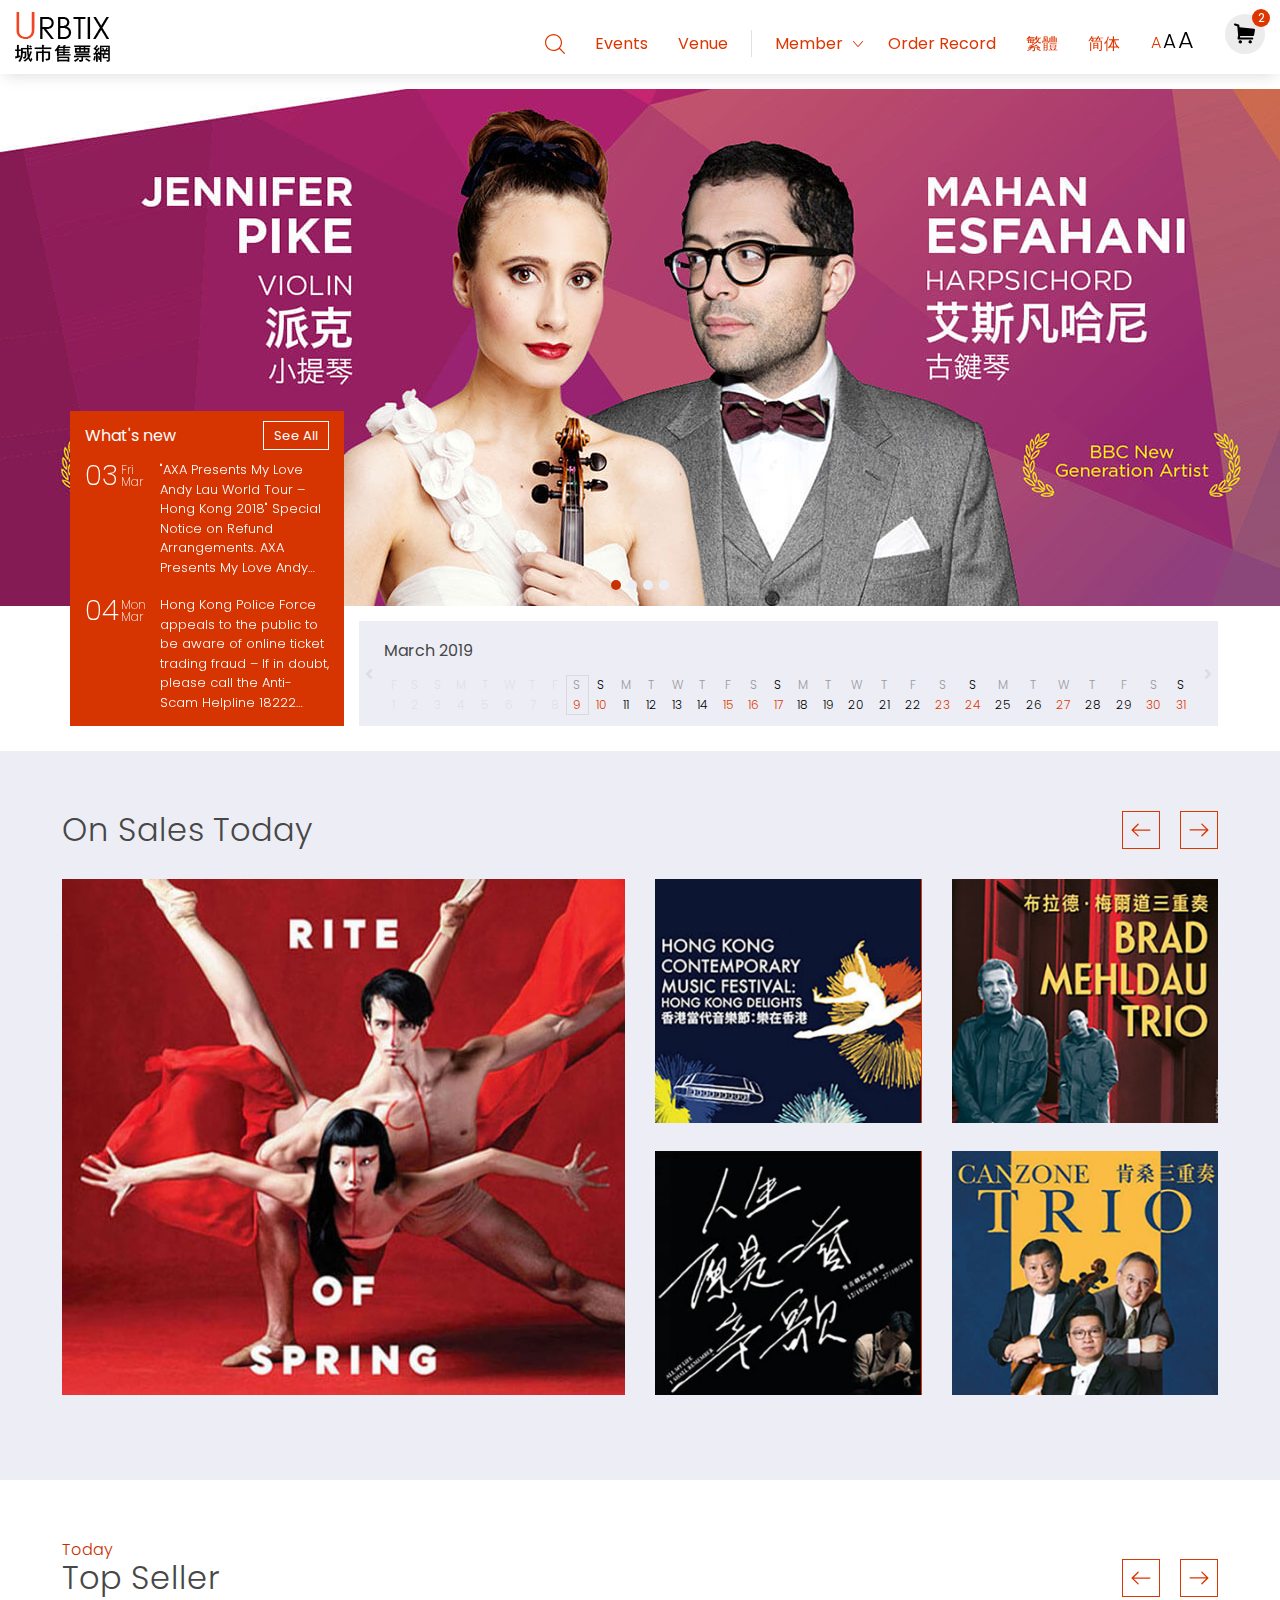
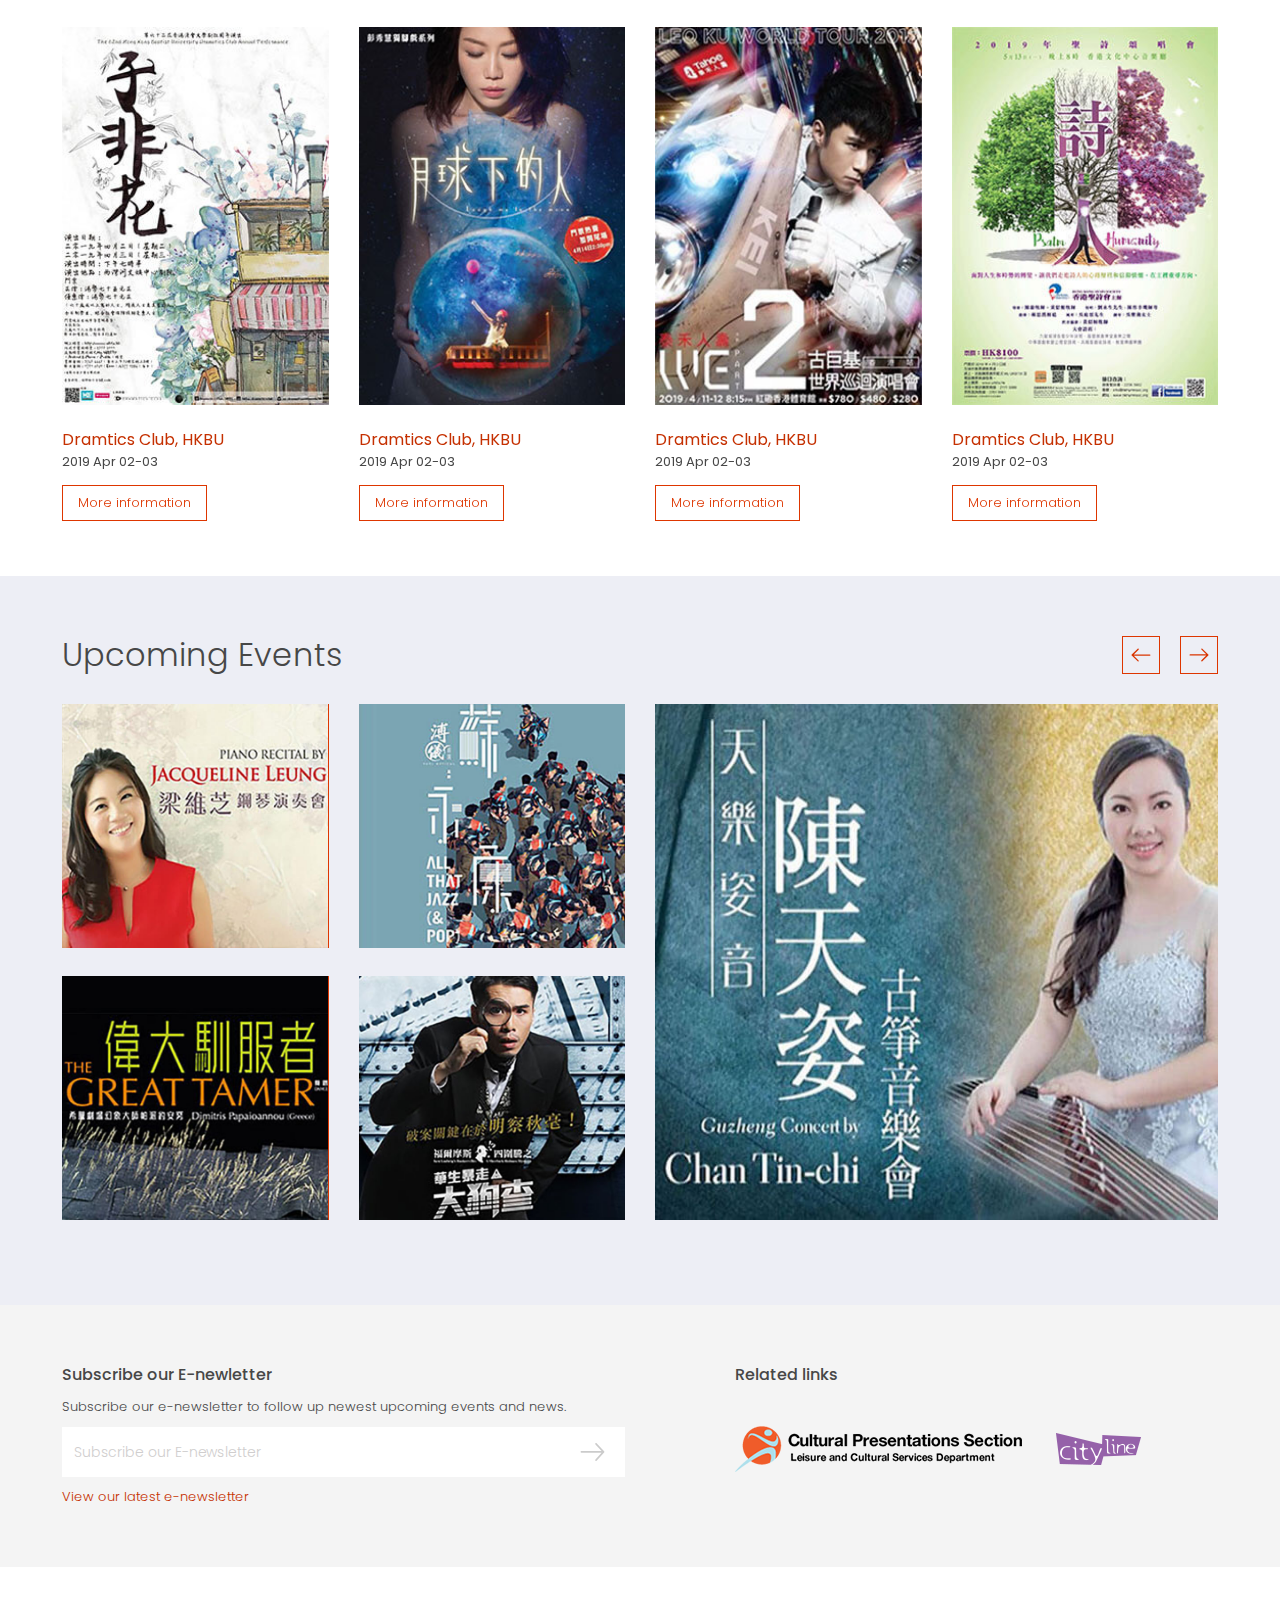
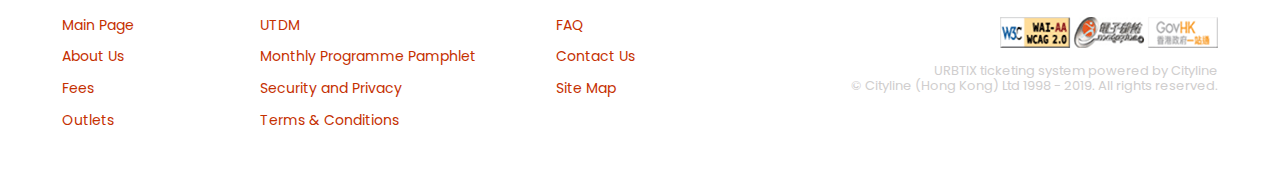
<file: index.html>
<!DOCTYPE html>
<html>

<head>
    <meta charset="utf-8">
    <meta name="viewport" content="width=device-width, initial-scale=1.0">
    <title></title>
    <!-- Stylesheet -->
    <link rel="stylesheet" href="css/bootstrap.min.css">
    <link rel="stylesheet" href="css/all.min.css">
	<link rel="stylesheet" href="css/main.css"><!-- /.custom stylesheet -->
</head>

<body class="index">

<div class="outer">

<header>
<div class="container">
<div class="row">
<nav class="navbar navbar-expand-lg navbar-light">
	<a class="navbar-brand" href="index.html"><img src="img/logo_urbtrix.png" class="img-fluid"></a>

	<button class="navbar-toggler" type="button" data-toggle="collapse" data-target="#navbarMain" aria-controls="navbarMain" aria-expanded="false" aria-label="Toggle navigation">
		<span class="navbar-toggler-icon"></span>
	</button>	

    <div class="mobilebar">
    	<a class="nav-link search" href="page07_advsearch2.html"><span></span></a>
		<a class="nav-link cart" href="page04.html"><span>2</span></a>
    </div>

	<div class="collapse navbar-collapse" id="navbarMain">
	<ul class="navbar-nav ml-auto">
		<li class="nav-item">
			<a class="nav-link search" href="page07_advsearch2.html"><span></span></a>
		</li>
		<li class="nav-item">
			<a class="nav-link" href="page_event.html">Events</a>
		</li>
		<li class="nav-item">
			<a class="nav-link" href="#">Venue</a>
		</li>
		<li>
			<div class="dropdown-divider"></div>
		</li>
		<li class="nav-item dropdown show">
			<a class="nav-link dropdown-toggle" href="#" id="navbarDropdown" role="button" data-toggle="dropdown" aria-haspopup="true" aria-expanded="true">Member</a>
			<div class="dropdown-menu show" aria-labelledby="navbarDropdown">
				<span>
					<a class="dropdown-item" href="Page09_SiginCreateaccount.html">Login</a>
					<a class="dropdown-item" href="Page10_PasswordEnquiry.html">Forget Password</a>
					<a class="dropdown-item" href="Page09_SiginCreateaccount.html">Register</a>
				</span>
			</div>
			<li class="nav-item">
				<a class="nav-link" href="#">Order Record</a>
			</li>
			<li class="nav-item lang">
				<a class="nav-link en active" href="#">EN</a><a class="nav-link tc" href="#">繁體</a><a class="nav-link sc" href="#">简体</a>
			</li>
			<li class="nav-item fsize">
            	<p class="name">Text Size:</p>
				<p class="btn-group btn-group-toggle" data-toggle="buttons">
				<label class="btn fsize_s shadow-none active">
					<input type="radio" name="options" id="" autocomplete="off" checked> A
				</label>
				<label class="btn fsize_m shadow-none">
					<input type="radio" name="options" id="" autocomplete="off"> A
				</label>
				<label class="btn fsize_l shadow-none">
					<input type="radio" name="options" id="" autocomplete="off"> A
				</label>
                </p>
			</li>
			<li class="nav-item">
				<a class="nav-link cart" href="page04.html"><span>2</span></a>
			</li>
		</li>
	</ul>
	</div>
</nav>
</div>	
</div>
</header>
	
	
<div class="hero">
<div class="hero_slider">
		
<div id="carouselHero" class="carousel slide" data-ride="carousel">
  <ol class="carousel-indicators">
	<li data-target="#carouselHero" data-slide-to="0" class="active"></li>
    <li data-target="#carouselHero" data-slide-to="1"></li>
    <li data-target="#carouselHero" data-slide-to="2"></li>
    <li data-target="#carouselHero" data-slide-to="3"></li>
  </ol>
  <div class="carousel-inner">
    <div class="carousel-item active">
      <a href="javascript:;"><img class="d-block w-100" src="img/event/hero.jpg" alt="1"></a>
    </div>
    <div class="carousel-item">
      <a href="javascript:;"><img class="d-block w-100" src="img/event/hero.jpg" alt="2"></a>
    </div>
    <div class="carousel-item">
      <a href="javascript:;"><img class="d-block w-100" src="img/event/hero.jpg" alt="3"></a>
    </div>
    <div class="carousel-item">
      <a href="javascript:;"><img class="d-block w-100" src="img/event/hero.jpg" alt="4"></a>
    </div>
  </div>
  <a class="carousel-control-prev" href="#carouselHero" role="button" data-slide="prev">
    <span class="carousel-control-prev-icon" aria-hidden="true"></span>
    <span class="sr-only">Previous</span>
  </a>
  <a class="carousel-control-next" href="#carouselHero" role="button" data-slide="next">
    <span class="carousel-control-next-icon" aria-hidden="true"></span>
    <span class="sr-only">Next</span>
  </a>
</div>
	
</div><!-- hero_slider ends -->

<div class="container">
<div class="row">
	<div class="whatsnew col-lg-3 col-md-12">
		<div class="box">
			<h3>What's new<a href="javascript:;"><span>See All</span></a></h3>
			
			<div id="carouselNews" class="carousel slide" data-ride="carousel" data-interval="false">
  				<div class="carousel-inner">
    			<div class="carousel-item active">
				<a href="javascript:;">					
			<div class="news">
				<div class="news_date">
					<div class="date">03</div>
					<div class="weekday">Fri</div>
					<div class="month">Mar</div>
				</div>
				<div class="news_content"><p>"AXA Presents My Love Andy Lau World Tour – Hong Kong 2018" Special Notice on Refund Arrangements. AXA Presents My Love Andy Lau World Tour – Hong Kong 2018" Special Notice on Refund Arrangements. </p></div>
			</div>
				</a>	
			    </div>
    			<div class="carousel-item">
				<a href="javascript:;">
			<div class="news">
				<div class="news_date">
					<div class="date">04</div>
					<div class="weekday">Mon</div>
					<div class="month">Mar</div>
				</div>
				<div class="news_content"><p>Hong Kong Police Force appeals to the public to be aware of online ticket trading fraud – If in doubt, please call the Anti-Scam Helpline 18222 Hong Kong Police Force appeals to the public to be aware of online ticket trading fraud – If in doubt, please call the Anti-Scam Helpline 18222</p></div>
			</div>
				</a>
    			</div>
  				</div>
  				<a class="carousel-control-prev" href="#carouselNews" role="button" data-slide="prev">
    				<i class="fa fa-angle-left" data-unicode="f104"></i>
    				<span class="sr-only">Previous</span>
  				</a>
  				<a class="carousel-control-next" href="#carouselNews" role="button" data-slide="next">
    				<i class="fa fa-angle-right" data-unicode="f105"></i>
    				<span class="sr-only">Next</span>
  				</a>
			</div>			
		</div>
	</div>
	
	
	
	
	<div class="date_event col-lg-9 ">
		
<div id="carouselCalender" class="carousel slide" data-ride="carousel" data-interval="false" data-wrap="false">
  <div class="carousel-inner">
    <div class="carousel-item active">
		<div class="box">
			<div class="month">March 2019</div>

				<div class="btn-group btn-group-toggle d-flex" data-toggle="buttons">
				  <label class="btn disabled">
					<input type="radio" name="options" id="" autocomplete="off" disabled> <p><span>F</span><span>1</span></p>
				  </label>
				  <label class="btn disabled">
					<input type="radio" name="options" id="" autocomplete="off" disabled> <p><span>S</span><span>2</span></p>
				  </label>
				  <label class="btn disabled">
					<input type="radio" name="options" id="" autocomplete="off" disabled> <p><span class="sun">S</span><span>3</span></p>
				  </label>
				  <label class="btn disabled">
					<input type="radio" name="options" id="" autocomplete="off" disabled> <p><span>M</span><span>4</span></p>
				  </label>
				  <label class="btn disabled">
					<input type="radio" name="options" id="" autocomplete="off" disabled> <p><span>T</span><span>5</span></p>
				  </label>
				  <label class="btn disabled">
					<input type="radio" name="options" id="" autocomplete="off" disabled> <p><span>W</span><span>6</span></p>
				  </label>
				  <label class="btn disabled">
					<input type="radio" name="options" id="" autocomplete="off" disabled> <p><span>T</span><span>7</span></p>
				  </label>
				  <label class="btn disabled">
					<input type="radio" name="options" id="" autocomplete="off" disabled> <p><span>F</span><span>8</span></p>
				  </label>
				  <label class="btn active">
					<input type="radio" name="options" id="" autocomplete="off" checked> <p><span>S</span><span class="red">9</span></p>
				  </label>
				  <label class="btn">
					<input type="radio" name="options" id="" autocomplete="off"> <p><span class="sun">S</span><span class="red">10</span></p>
				  </label>
				  <label class="btn">
					<input type="radio" name="options" id="" autocomplete="off"> <p><span>M</span><span>11</span></p>
				  </label>
				  <label class="btn">
					<input type="radio" name="options" id="" autocomplete="off"> <p><span>T</span><span>12</span></p>
				  </label>
				  <label class="btn">
					<input type="radio" name="options" id="" autocomplete="off"> <p><span>W</span><span>13</span></p>
				  </label>
				  <label class="btn">
					<input type="radio" name="options" id="" autocomplete="off"> <p><span>T</span><span>14</span></p>
				  </label>
				  <label class="btn">
					<input type="radio" name="options" id="" autocomplete="off"> <p><span>F</span><span class="red">15</span></p>
				  </label>
				  <label class="btn">
					<input type="radio" name="options" id="" autocomplete="off"> <p><span>S</span><span class="red">16</span></p>
				  </label>
				  <label class="btn">
					<input type="radio" name="options" id="" autocomplete="off"> <p><span class="sun">S</span><span class="red">17</span></p>
				  </label>
				  <label class="btn">
					<input type="radio" name="options" id="" autocomplete="off"> <p><span>M</span><span>18</span></p>
				  </label>
				  <label class="btn">
					<input type="radio" name="options" id="" autocomplete="off"> <p><span>T</span><span>19</span></p>
				  </label>
				  <label class="btn">
					<input type="radio" name="options" id="" autocomplete="off"> <p><span>W</span><span>20</span></p>
				  </label>
				  <label class="btn">
					<input type="radio" name="options" id="" autocomplete="off"> <p><span>T</span><span>21</span></p>
				  </label>
				  <label class="btn">
					<input type="radio" name="options" id="" autocomplete="off"> <p><span>F</span><span>22</span></p>
				  </label>
				  <label class="btn">
					<input type="radio" name="options" id="" autocomplete="off"> <p><span>S</span><span class="red">23</span></p>
				  </label>
				  <label class="btn">
					<input type="radio" name="options" id="" autocomplete="off"> <p><span class="sun">S</span><span class="red">24</span></p>
				  </label>
				  <label class="btn">
					<input type="radio" name="options" id="" autocomplete="off"> <p><span>M</span><span>25</span></p>
				  </label>
				  <label class="btn">
					<input type="radio" name="options" id="" autocomplete="off"> <p><span>T</span><span>26</span></p>
				  </label>
				  <label class="btn">
					<input type="radio" name="options" id="" autocomplete="off"> <p><span>W</span><span class="red">27</span></p>
				  </label>
				  <label class="btn">
					<input type="radio" name="options" id="" autocomplete="off"> <p><span>T</span><span>28</span></p>
				  </label>
				  <label class="btn">
					<input type="radio" name="options" id="" autocomplete="off"> <p><span>F</span><span>29</span></p>
				  </label>
				  <label class="btn">
					<input type="radio" name="options" id="" autocomplete="off"> <p><span>S</span><span class="red">30</span></p>
				  </label>
				  <label class="btn">
					<input type="radio" name="options" id="" autocomplete="off"> <p><span class="sun">S</span><span class="red">31</span></p>
				  </label> 
				</div>
			
		</div>
    </div>
    <div class="carousel-item">
		<div class="box">
			<div class="month">April 2019</div>

				<div class="btn-group btn-group-toggle d-flex" data-toggle="buttons">
				  <label class="btn">
					<input type="radio" name="options" id="" autocomplete="off"> <p><span>F</span><span>1</span></p>
				  </label>
				  <label class="btn">
					<input type="radio" name="options" id="" autocomplete="off"> <p><span>S</span><span>2</span></p>
				  </label>
				  <label class="btn">
					<input type="radio" name="options" id="" autocomplete="off"> <p><span class="sun">S</span><span>3</span></p>
				  </label>
				  <label class="btn">
					<input type="radio" name="options" id="" autocomplete="off"> <p><span>M</span><span>4</span></p>
				  </label>
				  <label class="btn">
					<input type="radio" name="options" id="" autocomplete="off"> <p><span>T</span><span>5</span></p>
				  </label>
				  <label class="btn">
					<input type="radio" name="options" id="" autocomplete="off"> <p><span>W</span><span>6</span></p>
				  </label>
				  <label class="btn">
					<input type="radio" name="options" id="" autocomplete="off"> <p><span>T</span><span>7</span></p>
				  </label>
				  <label class="btn">
					<input type="radio" name="options" id="" autocomplete="off"> <p><span>F</span><span>8</span></p>
				  </label>
				  <label class="btn">
					<input type="radio" name="options" id="" autocomplete="off"> <p><span>S</span><span class="red">9</span></p>
				  </label>
				  <label class="btn">
					<input type="radio" name="options" id="" autocomplete="off"> <p><span class="sun">S</span><span class="red">10</span></p>
				  </label>
				  <label class="btn">
					<input type="radio" name="options" id="" autocomplete="off"> <p><span>M</span><span>11</span></p>
				  </label>
				  <label class="btn">
					<input type="radio" name="options" id="" autocomplete="off"> <p><span>T</span><span>12</span></p>
				  </label>
				  <label class="btn">
					<input type="radio" name="options" id="" autocomplete="off"> <p><span>W</span><span>13</span></p>
				  </label>
				  <label class="btn">
					<input type="radio" name="options" id="" autocomplete="off"> <p><span>T</span><span>14</span></p>
				  </label>
				  <label class="btn">
					<input type="radio" name="options" id="" autocomplete="off"> <p><span>F</span><span class="red">15</span></p>
				  </label>
				  <label class="btn">
					<input type="radio" name="options" id="" autocomplete="off"> <p><span>S</span><span class="red">16</span></p>
				  </label>
				  <label class="btn">
					<input type="radio" name="options" id="" autocomplete="off"> <p><span class="sun">S</span><span class="red">17</span></p>
				  </label>
				  <label class="btn">
					<input type="radio" name="options" id="" autocomplete="off"> <p><span>M</span><span>18</span></p>
				  </label>
				  <label class="btn">
					<input type="radio" name="options" id="" autocomplete="off"> <p><span>T</span><span>19</span></p>
				  </label>
				  <label class="btn">
					<input type="radio" name="options" id="" autocomplete="off"> <p><span>W</span><span>20</span></p>
				  </label>
				  <label class="btn">
					<input type="radio" name="options" id="" autocomplete="off"> <p><span>T</span><span>21</span></p>
				  </label>
				  <label class="btn">
					<input type="radio" name="options" id="" autocomplete="off"> <p><span>F</span><span>22</span></p>
				  </label>
				  <label class="btn">
					<input type="radio" name="options" id="" autocomplete="off"> <p><span>S</span><span class="red">23</span></p>
				  </label>
				  <label class="btn">
					<input type="radio" name="options" id="" autocomplete="off"> <p><span class="sun">S</span><span class="red">24</span></p>
				  </label>
				  <label class="btn">
					<input type="radio" name="options" id="" autocomplete="off"> <p><span>M</span><span>25</span></p>
				  </label>
				  <label class="btn">
					<input type="radio" name="options" id="" autocomplete="off"> <p><span>T</span><span>26</span></p>
				  </label>
				  <label class="btn">
					<input type="radio" name="options" id="" autocomplete="off"> <p><span>W</span><span class="red">27</span></p>
				  </label>
				  <label class="btn">
					<input type="radio" name="options" id="" autocomplete="off"> <p><span>T</span><span>28</span></p>
				  </label>
				  <label class="btn">
					<input type="radio" name="options" id="" autocomplete="off"> <p><span>F</span><span>29</span></p>
				  </label>
				  <label class="btn">
					<input type="radio" name="options" id="" autocomplete="off"> <p><span>S</span><span class="red">30</span></p>
				  </label> 
				</div>
			
		</div>
    </div>
  </div>
  <a class="carousel-control-prev" href="#carouselCalender" role="button" data-slide="prev">
    <i class="fa fa-angle-left" data-unicode="f104"></i>
    <span class="sr-only">Previous</span>
  </a>
  <a class="carousel-control-next" href="#carouselCalender" role="button" data-slide="next">
    <i class="fa fa-angle-right" data-unicode="f105"></i>
    <span class="sr-only">Next</span>
  </a>
</div>		


	</div>
	</div>
</div>

</div><!-- hero ends -->
	

	
	
	
<!-- onsale -start -->
<div class="content onsales">
<div class="container">
<div class="row">
	<h1>On Sales Today 
		<div class="controlbox">
			<a class="carousel-control-prev" href="#carouselOnsale" role="button" data-slide="prev">
    			<span class="carousel-control-prev-icon" aria-hidden="true"></span>
    			<span class="sr-only">Previous</span>
  			</a><a class="carousel-control-next" href="#carouselOnsale" role="button" data-slide="next">
    			<span class="carousel-control-next-icon" aria-hidden="true"></span>
    			<span class="sr-only">Next</span>
  			</a>
		</div>
	</h1>

	<div class="contentbox">
		<div id="carouselOnsale" class="carousel slide" data-ride="carousel" data-interval="false">
  			<div class="carousel-inner">
		    <div class="carousel-item active">
      			<div class="events">
					<div class="event_hero col-lg-6">
						<div class="box">
						<a href="javascript:;"><img src="img/event/1.jpg" class="img-fluid"></a>
						<div class="hoverpop">
							<div class="event_date">
								<div class="event_datebox"><span class="edate">12</span><span class="emonth">Oct</span></div>
								<div class="event_datebox"><span class="edate">13</span><span class="emonth">Oct</span></div>
							</div>
							<div class="event_info"><p><span>All My Life I Shall Remember by Chung Ying Theatre All My Life I Shall Remember by Chung Ying Theatre</span></p></div>
							<div class="event_location"><p><i class="fas fa-map-marker-alt"></i> KWAI TSING THEATRE AUDITORIUM</p></div>
							<div class="more_info"><a href="page02.html" class="btn"><span>More</span></a></div>
						</div>
						</div>
					</div>
					<div class="event_others col-lg-6">
						<div class="others_o1 col-6">
							<div class="box">
							<a href="javascript:;"><img src="img/event/1a.jpg" class="img-fluid"></a>
							<div class="hoverpop">
							<div class="event_date">
								<div class="event_datebox"><span class="edate">12</span><span class="emonth">Oct</span></div>
								<div class="event_datebox"><span class="edate">13</span><span class="emonth">Oct</span></div>
							</div>
							<div class="event_info"><p><span>All My Life I Shall Remember by Chung Ying Theatre All My Life I Shall Remember by Chung Ying Theatre</span></p></div>
							<div class="event_location"><p><i class="fas fa-map-marker-alt"></i> KWAI TSING THEATRE AUDITORIUM</p></div>
							<div class="more_info"><a href="javascript:;" class="btn"><span>More</span></a></div>
							</div>
							</div>
						</div>
						<div class="others_o2 col-6">
							<div class="box">
							<a href="javascript:;"><img src="img/event/1b.jpg" class="img-fluid"></a>
							<div class="hoverpop">
							<div class="event_date">
								<div class="event_datebox"><span class="edate">12</span><span class="emonth">Oct</span></div>
								<div class="event_datebox"><span class="edate">13</span><span class="emonth">Oct</span></div>
							</div>
							<div class="event_info"><p><span>All My Life I Shall Remember by Chung Ying Theatre All My Life I Shall Remember by Chung Ying Theatre</span></p></div>
							<div class="event_location"><p><i class="fas fa-map-marker-alt"></i> KWAI TSING THEATRE AUDITORIUM</p></div>
							<div class="more_info"><a href="javascript:;" class="btn"><span>More</span></a></div>
							</div>
							</div>
						</div>
						<div class="others_o3 col-6">
							<div class="box">
							<a href="javascript:;"><img src="img/event/1c.jpg" class="img-fluid"></a>
							<div class="hoverpop">
							<div class="event_date">
								<div class="event_datebox"><span class="edate">12</span><span class="emonth">Oct</span></div>
								<div class="event_datebox"><span class="edate">13</span><span class="emonth">Oct</span></div>
							</div>
							<div class="event_info"><p><span>All My Life I Shall Remember by Chung Ying Theatre All My Life I Shall Remember by Chung Ying Theatre</span></p></div>
							<div class="event_location"><p><i class="fas fa-map-marker-alt"></i> KWAI TSING THEATRE AUDITORIUM</p></div>
							<div class="more_info"><a href="javascript:;" class="btn"><span>More</span></a></div>
							</div>
							</div>
						</div>
						<div class="others_o4 col-6">
							<div class="box">
							<a href="javascript:;"><img src="img/event/1d.jpg" class="img-fluid"></a>
							<div class="hoverpop">
							<div class="event_date">
								<div class="event_datebox"><span class="edate">12</span><span class="emonth">Oct</span></div>
								<div class="event_datebox"><span class="edate">13</span><span class="emonth">Oct</span></div>
							</div>
							<div class="event_info"><p><span>All My Life I Shall Remember by Chung Ying Theatre All My Life I Shall Remember by Chung Ying Theatre</span></p></div>
							<div class="event_location"><p><i class="fas fa-map-marker-alt"></i> KWAI TSING THEATRE AUDITORIUM</p></div>
							<div class="more_info"><a href="javascript:;" class="btn"><span>More</span></a></div>
							</div>
							</div>
						</div>
					</div>
				</div>
    		</div>
    		<div class="carousel-item">
      			<div class="events">
					<div class="event_hero col-lg-6">
						<div class="box">
						<a href="javascript:;"><img src="img/event/1.jpg" class="img-fluid"></a>
						<div class="hoverpop">
							<div class="event_date">
								<div class="event_datebox"><span class="edate">12</span><span class="emonth">Oct</span></div>
								<div class="event_datebox"><span class="edate">13</span><span class="emonth">Oct</span></div>
							</div>
							<div class="event_info"><p><span>All My Life I Shall Remember by Chung Ying Theatre All My Life I Shall Remember by Chung Ying Theatre</span></p></div>
							<div class="event_location"><p><i class="fas fa-map-marker-alt"></i> KWAI TSING THEATRE AUDITORIUM</p></div>
							<div class="more_info"><a href="javascript:;" class="btn"><span>More</span></a></div>
						</div>
						</div>
					</div>
					<div class="event_others col-lg-6">
						<div class="others_o1 col-6">
							<div class="box">
							<a href="javascript:;"><img src="img/event/1a.jpg" class="img-fluid"></a>
							<div class="hoverpop">
							<div class="event_date">
								<div class="event_datebox"><span class="edate">12</span><span class="emonth">Oct</span></div>
								<div class="event_datebox"><span class="edate">13</span><span class="emonth">Oct</span></div>
							</div>
							<div class="event_info"><p><span>All My Life I Shall Remember by Chung Ying Theatre All My Life I Shall Remember by Chung Ying Theatre</span></p></div>
							<div class="event_location"><p><i class="fas fa-map-marker-alt"></i> KWAI TSING THEATRE AUDITORIUM</p></div>
							<div class="more_info"><a href="javascript:;" class="btn"><span>More</span></a></div>
							</div>
							</div>
						</div>
						<div class="others_o2 col-6">
							<div class="box">
							<a href="javascript:;"><img src="img/event/1b.jpg" class="img-fluid"></a>
							<div class="hoverpop">
							<div class="event_date">
								<div class="event_datebox"><span class="edate">12</span><span class="emonth">Oct</span></div>
								<div class="event_datebox"><span class="edate">13</span><span class="emonth">Oct</span></div>
							</div>
							<div class="event_info"><p><span>All My Life I Shall Remember by Chung Ying Theatre All My Life I Shall Remember by Chung Ying Theatre</span></p></div>
							<div class="event_location"><p><i class="fas fa-map-marker-alt"></i> KWAI TSING THEATRE AUDITORIUM</p></div>
							<div class="more_info"><a href="javascript:;" class="btn"><span>More</span></a></div>
							</div>
							</div>
						</div>
						<div class="others_o3 col-6">
							<div class="box">
							<a href="javascript:;"><img src="img/event/1c.jpg" class="img-fluid"></a>
							<div class="hoverpop">
							<div class="event_date">
								<div class="event_datebox"><span class="edate">12</span><span class="emonth">Oct</span></div>
								<div class="event_datebox"><span class="edate">13</span><span class="emonth">Oct</span></div>
							</div>
							<div class="event_info"><p><span>All My Life I Shall Remember by Chung Ying Theatre All My Life I Shall Remember by Chung Ying Theatre</span></p></div>
							<div class="event_location"><p><i class="fas fa-map-marker-alt"></i> KWAI TSING THEATRE AUDITORIUM</p></div>
							<div class="more_info"><a href="javascript:;" class="btn"><span>More</span></a></div>
							</div>
							</div>
						</div>
						<div class="others_o4 col-6">
							<div class="box">
							<a href="javascript:;"><img src="img/event/1d.jpg" class="img-fluid"></a>
							<div class="hoverpop">
							<div class="event_date">
								<div class="event_datebox"><span class="edate">12</span><span class="emonth">Oct</span></div>
								<div class="event_datebox"><span class="edate">13</span><span class="emonth">Oct</span></div>
							</div>
							<div class="event_info"><p><span>All My Life I Shall Remember by Chung Ying Theatre All My Life I Shall Remember by Chung Ying Theatre</span></p></div>
							<div class="event_location"><p><i class="fas fa-map-marker-alt"></i> KWAI TSING THEATRE AUDITORIUM</p></div>
							<div class="more_info"><a href="javascript:;" class="btn"><span>More</span></a></div>
							</div>
							</div>
						</div>
					</div>
				</div>
    		</div>
    		<div class="carousel-item">
      			<div class="events">
					<div class="event_hero col-lg-6">
						<div class="box">
						<a href="javascript:;"><img src="img/event/1.jpg" class="img-fluid"></a>
						<div class="hoverpop">
							<div class="event_date">
								<div class="event_datebox"><span class="edate">12</span><span class="emonth">Oct</span></div>
								<div class="event_datebox"><span class="edate">13</span><span class="emonth">Oct</span></div>
							</div>
							<div class="event_info"><p><span>All My Life I Shall Remember by Chung Ying Theatre All My Life I Shall Remember by Chung Ying Theatre</span></p></div>
							<div class="event_location"><p><i class="fas fa-map-marker-alt"></i> KWAI TSING THEATRE AUDITORIUM</p></div>
							<div class="more_info"><a href="javascript:;" class="btn"><span>More</span></a></div>
						</div>
						</div>
					</div>
					<div class="event_others col-lg-6">
						<div class="others_o1 col-6">
							<div class="box">
							<a href="javascript:;"><img src="img/event/1a.jpg" class="img-fluid"></a>
							<div class="hoverpop">
							<div class="event_date">
								<div class="event_datebox"><span class="edate">12</span><span class="emonth">Oct</span></div>
								<div class="event_datebox"><span class="edate">13</span><span class="emonth">Oct</span></div>
							</div>
							<div class="event_info"><p><span>All My Life I Shall Remember by Chung Ying Theatre All My Life I Shall Remember by Chung Ying Theatre</span></p></div>
							<div class="event_location"><p><i class="fas fa-map-marker-alt"></i> KWAI TSING THEATRE AUDITORIUM</p></div>
							<div class="more_info"><a href="javascript:;" class="btn"><span>More</span></a></div>
							</div>
							</div>
						</div>
						<div class="others_o2 col-6">
							<div class="box">
							<a href="javascript:;"><img src="img/event/1b.jpg" class="img-fluid"></a>
							<div class="hoverpop">
							<div class="event_date">
								<div class="event_datebox"><span class="edate">12</span><span class="emonth">Oct</span></div>
								<div class="event_datebox"><span class="edate">13</span><span class="emonth">Oct</span></div>
							</div>
							<div class="event_info"><p><span>All My Life I Shall Remember by Chung Ying Theatre All My Life I Shall Remember by Chung Ying Theatre</span></p></div>
							<div class="event_location"><p><i class="fas fa-map-marker-alt"></i> KWAI TSING THEATRE AUDITORIUM</p></div>
							<div class="more_info"><a href="javascript:;" class="btn"><span>More</span></a></div>
							</div>
							</div>
						</div>
						<div class="others_o3 col-6">
							<div class="box">
							<a href="javascript:;"><img src="img/event/1c.jpg" class="img-fluid"></a>
							<div class="hoverpop">
							<div class="event_date">
								<div class="event_datebox"><span class="edate">12</span><span class="emonth">Oct</span></div>
								<div class="event_datebox"><span class="edate">13</span><span class="emonth">Oct</span></div>
							</div>
							<div class="event_info"><p><span>All My Life I Shall Remember by Chung Ying Theatre All My Life I Shall Remember by Chung Ying Theatre</span></p></div>
							<div class="event_location"><p><i class="fas fa-map-marker-alt"></i> KWAI TSING THEATRE AUDITORIUM</p></div>
							<div class="more_info"><a href="javascript:;" class="btn"><span>More</span></a></div>
							</div>
							</div>
						</div>
						<div class="others_o4 col-6">
							<div class="box">
							<a href="javascript:;"><img src="img/event/1d.jpg" class="img-fluid"></a>
							<div class="hoverpop">
							<div class="event_date">
								<div class="event_datebox"><span class="edate">12</span><span class="emonth">Oct</span></div>
								<div class="event_datebox"><span class="edate">13</span><span class="emonth">Oct</span></div>
							</div>
							<div class="event_info"><p><span>All My Life I Shall Remember by Chung Ying Theatre All My Life I Shall Remember by Chung Ying Theatre</span></p></div>
							<div class="event_location"><p><i class="fas fa-map-marker-alt"></i> KWAI TSING THEATRE AUDITORIUM</p></div>
							<div class="more_info"><a href="javascript:;" class="btn"><span>More</span></a></div>
							</div>
							</div>
						</div>
					</div>
				</div>
    		</div>
  		</div>
		</div>
	</div>
	
</div>
</div>
</div><!-- onsale ends-->
	

	



<!-- topseller -start -->
<div class="content topseller">
<div class="container">
<div class="row">
	<div class="topseller_date">Today</div>
	<h1>Top Seller
		<div class="controlbox">
			<a class="carousel-control-prev" href="#carouselTopseller" role="button" data-slide="prev">
    			<span class="carousel-control-prev-icon" aria-hidden="true"></span>
    			<span class="sr-only">Previous</span>
  			</a><a class="carousel-control-next" href="#carouselTopseller" role="button" data-slide="next">
    			<span class="carousel-control-next-icon" aria-hidden="true"></span>
    			<span class="sr-only">Next</span>
  			</a>
		</div>
	</h1>

	<div class="contentbox">
		<div id="carouselTopseller" class="carousel slide" data-ride="carousel" data-interval="false">
  			<div class="carousel-inner">
		    	<div class="carousel-item active">
      			<div class="events">
					<div class="showbox col-md-3 col-6">
						<div class="event_img">
							<a href="javascript:;"><img src="img/event/2a.jpg" class="img-fluid"></a>
						</div>
						<div class="event_shortinfo">
							<p class="event_name">Dramtics Club, HKBU</p>
							<p class="event_period">2019 Apr 02-03</p>
							<a href="javascript:;" class="btn">More information</a>
						</div>
					</div>
					<div class="showbox col-md-3 col-6">
						<div class="event_img">
							<a href="javascript:;"><img src="img/event/2b.jpg" class="img-fluid"></a>
						</div>
						<div class="event_shortinfo">
							<p class="event_name">Dramtics Club, HKBU</p>
							<p class="event_period">2019 Apr 02-03</p>
							<a href="javascript:;" class="btn">More information</a>
						</div>
					</div>
					<div class="showbox col-md-3 col-6">
						<div class="event_img">
							<a href="javascript:;"><img src="img/event/2c.jpg" class="img-fluid"></a>
						</div>
						<div class="event_shortinfo">
							<p class="event_name">Dramtics Club, HKBU</p>
							<p class="event_period">2019 Apr 02-03</p>
							<a href="javascript:;" class="btn">More information</a>
						</div>
					</div>
					<div class="showbox col-md-3 col-6">
						<div class="event_img">
							<a href="javascript:;"><img src="img/event/2d.jpg" class="img-fluid"></a>
						</div>
						<div class="event_shortinfo">
							<p class="event_name">Dramtics Club, HKBU</p>
							<p class="event_period">2019 Apr 02-03</p>
							<a href="javascript:;" class="btn">More information</a>
						</div>
					</div>
				</div>
				</div>
				<div class="carousel-item">
      			<div class="events">
					<div class="showbox col-md-3 col-6">
						<div class="event_img">
							<a href="javascript:;"><img src="img/event/2a.jpg" class="img-fluid"></a>
						</div>
						<div class="event_shortinfo">
							<p class="event_name">Dramtics Club, HKBU</p>
							<p class="event_period">2019 Apr 02-03</p>
							<a href="javascript:;" class="btn">More information</a>
						</div>
					</div>
					<div class="showbox col-md-3 col-6">
						<div class="event_img">
							<a href="javascript:;"><img src="img/event/2b.jpg" class="img-fluid"></a>
						</div>
						<div class="event_shortinfo">
							<p class="event_name">Dramtics Club, HKBU</p>
							<p class="event_period">2019 Apr 02-03</p>
							<a href="javascript:;" class="btn">More information</a>
						</div>
					</div>
					<div class="showbox col-md-3 col-6">
						<div class="event_img">
							<a href="javascript:;"><img src="img/event/2c.jpg" class="img-fluid"></a>
						</div>
						<div class="event_shortinfo">
							<p class="event_name">Dramtics Club, HKBU</p>
							<p class="event_period">2019 Apr 02-03</p>
							<a href="javascript:;" class="btn">More information</a>
						</div>
					</div>
					<div class="showbox col-md-3 col-6">
						<div class="event_img">
							<a href="javascript:;"><img src="img/event/2d.jpg" class="img-fluid"></a>
						</div>
						<div class="event_shortinfo">
							<p class="event_name">Dramtics Club, HKBU</p>
							<p class="event_period">2019 Apr 02-03</p>
							<a href="javascript:;" class="btn">More information</a>
						</div>
					</div>
				</div>
				</div>
				<div class="carousel-item">
      			<div class="events">
					<div class="showbox col-md-3 col-6">
						<div class="event_img">
							<a href="javascript:;"><img src="img/event/2a.jpg" class="img-fluid"></a>
						</div>
						<div class="event_shortinfo">
							<p class="event_name">Dramtics Club, HKBU</p>
							<p class="event_period">2019 Apr 02-03</p>
							<a href="javascript:;" class="btn">More information</a>
						</div>
					</div>
					<div class="showbox col-md-3 col-6">
						<div class="event_img">
							<a href="javascript:;"><img src="img/event/2b.jpg" class="img-fluid"></a>
						</div>
						<div class="event_shortinfo">
							<p class="event_name">Dramtics Club, HKBU</p>
							<p class="event_period">2019 Apr 02-03</p>
							<a href="javascript:;" class="btn">More information</a>
						</div>
					</div>
					<div class="showbox col-md-3 col-6">
						<div class="event_img">
							<a href="javascript:;"><img src="img/event/2c.jpg" class="img-fluid"></a>
						</div>
						<div class="event_shortinfo">
							<p class="event_name">Dramtics Club, HKBU</p>
							<p class="event_period">2019 Apr 02-03</p>
							<a href="javascript:;" class="btn">More information</a>
						</div>
					</div>
					<div class="showbox col-md-3 col-6">
						<div class="event_img">
							<a href="javascript:;"><img src="img/event/2d.jpg" class="img-fluid"></a>
						</div>
						<div class="event_shortinfo">
							<p class="event_name">Dramtics Club, HKBU</p>
							<p class="event_period">2019 Apr 02-03</p>
							<a href="javascript:;" class="btn">More information</a>
						</div>
					</div>
				</div>
			</div>
    		</div>
		</div>
	</div>
	
</div>
</div>
</div><!-- topseller ends-->
	

	




<!-- upcoming event start -->
<div class="content upcoming">
<div class="container">
<div class="row">
	<h1>Upcoming Events
		<div class="controlbox">
			<a class="carousel-control-prev" href="#carouselUpcoming" role="button" data-slide="prev">
    			<span class="carousel-control-prev-icon" aria-hidden="true"></span>
    			<span class="sr-only">Previous</span>
  			</a><a class="carousel-control-next" href="#carouselUpcoming" role="button" data-slide="next">
    			<span class="carousel-control-next-icon" aria-hidden="true"></span>
    			<span class="sr-only">Next</span>
  			</a>
		</div>
	</h1>

	<div class="contentbox">
		<div id="carouselUpcoming" class="carousel slide" data-ride="carousel" data-interval="false">
  			<div class="carousel-inner">
		    <div class="carousel-item active">
      			<div class="events">
					<div class="event_others col-lg-6">
						<div class="others_o1 col-6">
							<div class="box">
							<a href="javascript:;"><img src="img/event/3a.jpg" class="img-fluid"></a>
							<div class="hoverpop">
							<div class="event_date">
								<div class="event_datebox"><span class="edate">12</span><span class="emonth">Oct</span></div>
								<div class="event_datebox"><span class="edate">13</span><span class="emonth">Oct</span></div>
							</div>
							<div class="event_info"><p><span>All My Life I Shall Remember by Chung Ying Theatre All My Life I Shall Remember by Chung Ying Theatre</span></p></div>
							<div class="event_location"><p><i class="fas fa-map-marker-alt"></i> KWAI TSING THEATRE AUDITORIUM</p></div>
							<div class="more_info"><a href="javascript:;" class="btn"><span>More</span></a></div>
							</div>
							</div>
						</div>
						<div class="others_o2 col-6">
							<div class="box">
							<a href="javascript:;"><img src="img/event/3b.jpg" class="img-fluid"></a>
							<div class="hoverpop">
							<div class="event_date">
								<div class="event_datebox"><span class="edate">12</span><span class="emonth">Oct</span></div>
								<div class="event_datebox"><span class="edate">13</span><span class="emonth">Oct</span></div>
							</div>
							<div class="event_info"><p><span>All My Life I Shall Remember by Chung Ying Theatre All My Life I Shall Remember by Chung Ying Theatre</span></p></div>
							<div class="event_location"><p><i class="fas fa-map-marker-alt"></i> KWAI TSING THEATRE AUDITORIUM</p></div>
							<div class="more_info"><a href="javascript:;" class="btn"><span>More</span></a></div>
							</div>
							</div>
						</div>
						<div class="others_o3 col-6">
							<div class="box">
							<a href="javascript:;"><img src="img/event/3c.jpg" class="img-fluid"></a>
							<div class="hoverpop">
							<div class="event_date">
								<div class="event_datebox"><span class="edate">12</span><span class="emonth">Oct</span></div>
								<div class="event_datebox"><span class="edate">13</span><span class="emonth">Oct</span></div>
							</div>
							<div class="event_info"><p><span>All My Life I Shall Remember by Chung Ying Theatre All My Life I Shall Remember by Chung Ying Theatre</span></p></div>
							<div class="event_location"><p><i class="fas fa-map-marker-alt"></i> KWAI TSING THEATRE AUDITORIUM</p></div>
							<div class="more_info"><a href="javascript:;" class="btn"><span>More</span></a></div>
							</div>
							</div>
						</div>
						<div class="others_o4 col-6">
							<div class="box">
							<a href="javascript:;"><img src="img/event/3d.jpg" class="img-fluid"></a>
							<div class="hoverpop">
							<div class="event_date">
								<div class="event_datebox"><span class="edate">12</span><span class="emonth">Oct</span></div>
								<div class="event_datebox"><span class="edate">13</span><span class="emonth">Oct</span></div>
							</div>
							<div class="event_info"><p><span>All My Life I Shall Remember by Chung Ying Theatre All My Life I Shall Remember by Chung Ying Theatre</span></p></div>
							<div class="event_location"><p><i class="fas fa-map-marker-alt"></i> KWAI TSING THEATRE AUDITORIUM</p></div>
							<div class="more_info"><a href="javascript:;" class="btn"><span>More</span></a></div>
							</div>
							</div>
						</div>
					</div>
					<div class="event_hero col-lg-6">
						<div class="box">
						<a href="javascript:;"><img src="img/event/3.jpg" class="img-fluid"></a>
						<div class="hoverpop">
							<div class="event_date">
								<div class="event_datebox"><span class="edate">12</span><span class="emonth">Oct</span></div>
								<div class="event_datebox"><span class="edate">13</span><span class="emonth">Oct</span></div>
							</div>
							<div class="event_info"><p><span>All My Life I Shall Remember by Chung Ying Theatre All My Life I Shall Remember by Chung Ying Theatre</span></p></div>
							<div class="event_location"><p><i class="fas fa-map-marker-alt"></i> KWAI TSING THEATRE AUDITORIUM</p></div>
							<div class="more_info"><a href="javascript:;" class="btn"><span>More</span></a></div>
						</div>
						</div>
					</div>					
				</div>
    		</div>
		    <div class="carousel-item">
      			<div class="events">
					<div class="event_others col-lg-6">
						<div class="others_o1 col-6">
							<div class="box">
							<a href="javascript:;"><img src="img/event/3a.jpg" class="img-fluid"></a>
							<div class="hoverpop">
							<div class="event_date">
								<div class="event_datebox"><span class="edate">12</span><span class="emonth">Oct</span></div>
								<div class="event_datebox"><span class="edate">13</span><span class="emonth">Oct</span></div>
							</div>
							<div class="event_info"><p><span>All My Life I Shall Remember by Chung Ying Theatre All My Life I Shall Remember by Chung Ying Theatre</span></p></div>
							<div class="event_location"><p><i class="fas fa-map-marker-alt"></i> KWAI TSING THEATRE AUDITORIUM</p></div>
							<div class="more_info"><a href="javascript:;" class="btn"><span>More</span></a></div>
							</div>
							</div>
						</div>
						<div class="others_o2 col-6">
							<div class="box">
							<a href="javascript:;"><img src="img/event/3b.jpg" class="img-fluid"></a>
							<div class="hoverpop">
							<div class="event_date">
								<div class="event_datebox"><span class="edate">12</span><span class="emonth">Oct</span></div>
								<div class="event_datebox"><span class="edate">13</span><span class="emonth">Oct</span></div>
							</div>
							<div class="event_info"><p><span>All My Life I Shall Remember by Chung Ying Theatre All My Life I Shall Remember by Chung Ying Theatre</span></p></div>
							<div class="event_location"><p><i class="fas fa-map-marker-alt"></i> KWAI TSING THEATRE AUDITORIUM</p></div>
							<div class="more_info"><a href="javascript:;" class="btn"><span>More</span></a></div>
							</div>
							</div>
						</div>
						<div class="others_o3 col-6">
							<div class="box">
							<a href="javascript:;"><img src="img/event/3c.jpg" class="img-fluid"></a>
							<div class="hoverpop">
							<div class="event_date">
								<div class="event_datebox"><span class="edate">12</span><span class="emonth">Oct</span></div>
								<div class="event_datebox"><span class="edate">13</span><span class="emonth">Oct</span></div>
							</div>
							<div class="event_info"><p><span>All My Life I Shall Remember by Chung Ying Theatre All My Life I Shall Remember by Chung Ying Theatre</span></p></div>
							<div class="event_location"><p><i class="fas fa-map-marker-alt"></i> KWAI TSING THEATRE AUDITORIUM</p></div>
							<div class="more_info"><a href="javascript:;" class="btn"><span>More</span></a></div>
							</div>
							</div>
						</div>
						<div class="others_o4 col-6">
							<div class="box">
							<a href="javascript:;"><img src="img/event/3d.jpg" class="img-fluid"></a>
							<div class="hoverpop">
							<div class="event_date">
								<div class="event_datebox"><span class="edate">12</span><span class="emonth">Oct</span></div>
								<div class="event_datebox"><span class="edate">13</span><span class="emonth">Oct</span></div>
							</div>
							<div class="event_info"><p><span>All My Life I Shall Remember by Chung Ying Theatre All My Life I Shall Remember by Chung Ying Theatre</span></p></div>
							<div class="event_location"><p><i class="fas fa-map-marker-alt"></i> KWAI TSING THEATRE AUDITORIUM</p></div>
							<div class="more_info"><a href="javascript:;" class="btn"><span>More</span></a></div>
							</div>
							</div>
						</div>
					</div>
					<div class="event_hero col-lg-6">
						<div class="box">
						<a href="javascript:;"><img src="img/event/3.jpg" class="img-fluid"></a>
						<div class="hoverpop">
							<div class="event_date">
								<div class="event_datebox"><span class="edate">12</span><span class="emonth">Oct</span></div>
								<div class="event_datebox"><span class="edate">13</span><span class="emonth">Oct</span></div>
							</div>
							<div class="event_info"><p><span>All My Life I Shall Remember by Chung Ying Theatre All My Life I Shall Remember by Chung Ying Theatre</span></p></div>
							<div class="event_location"><p><i class="fas fa-map-marker-alt"></i> KWAI TSING THEATRE AUDITORIUM</p></div>
							<div class="more_info"><a href="javascript:;" class="btn"><span>More</span></a></div>
						</div>
						</div>
					</div>					
				</div>
    		</div>				
		    <div class="carousel-item">
      			<div class="events">
					<div class="event_others col-lg-6">
						<div class="others_o1 col-6">
							<div class="box">
							<a href="javascript:;"><img src="img/event/3a.jpg" class="img-fluid"></a>
							<div class="hoverpop">
							<div class="event_date">
								<div class="event_datebox"><span class="edate">12</span><span class="emonth">Oct</span></div>
								<div class="event_datebox"><span class="edate">13</span><span class="emonth">Oct</span></div>
							</div>
							<div class="event_info"><p><span>All My Life I Shall Remember by Chung Ying Theatre All My Life I Shall Remember by Chung Ying Theatre</span></p></div>
							<div class="event_location"><p><i class="fas fa-map-marker-alt"></i> KWAI TSING THEATRE AUDITORIUM</p></div>
							<div class="more_info"><a href="javascript:;" class="btn"><span>More</span></a></div>
							</div>
							</div>
						</div>
						<div class="others_o2 col-6">
							<div class="box">
							<a href="javascript:;"><img src="img/event/3b.jpg" class="img-fluid"></a>
							<div class="hoverpop">
							<div class="event_date">
								<div class="event_datebox"><span class="edate">12</span><span class="emonth">Oct</span></div>
								<div class="event_datebox"><span class="edate">13</span><span class="emonth">Oct</span></div>
							</div>
							<div class="event_info"><p><span>All My Life I Shall Remember by Chung Ying Theatre All My Life I Shall Remember by Chung Ying Theatre</span></p></div>
							<div class="event_location"><p><i class="fas fa-map-marker-alt"></i> KWAI TSING THEATRE AUDITORIUM</p></div>
							<div class="more_info"><a href="javascript:;" class="btn"><span>More</span></a></div>
							</div>
							</div>
						</div>
						<div class="others_o3 col-6">
							<div class="box">
							<a href="javascript:;"><img src="img/event/3c.jpg" class="img-fluid"></a>
							<div class="hoverpop">
							<div class="event_date">
								<div class="event_datebox"><span class="edate">12</span><span class="emonth">Oct</span></div>
								<div class="event_datebox"><span class="edate">13</span><span class="emonth">Oct</span></div>
							</div>
							<div class="event_info"><p><span>All My Life I Shall Remember by Chung Ying Theatre All My Life I Shall Remember by Chung Ying Theatre</span></p></div>
							<div class="event_location"><p><i class="fas fa-map-marker-alt"></i> KWAI TSING THEATRE AUDITORIUM</p></div>
							<div class="more_info"><a href="javascript:;" class="btn"><span>More</span></a></div>
							</div>
							</div>
						</div>
						<div class="others_o4 col-6">
							<div class="box">
							<a href="javascript:;"><img src="img/event/3d.jpg" class="img-fluid"></a>
							<div class="hoverpop">
							<div class="event_date">
								<div class="event_datebox"><span class="edate">12</span><span class="emonth">Oct</span></div>
								<div class="event_datebox"><span class="edate">13</span><span class="emonth">Oct</span></div>
							</div>
							<div class="event_info"><p><span>All My Life I Shall Remember by Chung Ying Theatre All My Life I Shall Remember by Chung Ying Theatre</span></p></div>
							<div class="event_location"><p><i class="fas fa-map-marker-alt"></i> KWAI TSING THEATRE AUDITORIUM</p></div>
							<div class="more_info"><a href="javascript:;" class="btn"><span>More</span></a></div>
							</div>
							</div>
						</div>
					</div>
					<div class="event_hero col-lg-6">
						<div class="box">
						<a href="javascript:;"><img src="img/event/3.jpg" class="img-fluid"></a>
						<div class="hoverpop">
							<div class="event_date">
								<div class="event_datebox"><span class="edate">12</span><span class="emonth">Oct</span></div>
								<div class="event_datebox"><span class="edate">13</span><span class="emonth">Oct</span></div>
							</div>
							<div class="event_info"><p><span>All My Life I Shall Remember by Chung Ying Theatre All My Life I Shall Remember by Chung Ying Theatre</span></p></div>
							<div class="event_location"><p><i class="fas fa-map-marker-alt"></i> KWAI TSING THEATRE AUDITORIUM</p></div>
							<div class="more_info"><a href="javascript:;" class="btn"><span>More</span></a></div>
						</div>
						</div>
					</div>					
				</div>
    		</div>    		
    		
  		</div>
		</div>
	</div>
	
</div>
</div>
</div><!-- upcoming event ends-->
	

	
<footer>
	<div class="footer_top">
		<div class="container">
		<div class="row">
			<div class="newsletter col-lg-6 ">
				<p class="head">Subscribe our E-newletter</p>
				<p class="note">Subscribe our e-newsletter to follow up newest upcoming events and news.</p>
				<div class="input-group">
					<input type="text" class="form-control" placeholder="Subscribe our E-newsletter">
					<div class="input-group-append">
						<button class="btn" type="button"></button>
					</div>
				</div>
				<p class="note"><a href="javascript:;">View our latest e-newsletter</a></p>
			</div>
			<div class="related_links col-lg-6">
				<p class="head">Related links</p>
				<a href="javascript:;"><img src="img/logo_lcsd.png" class="img-fluid"></a>
				<a href="javascript:;"><img src="img/logo_cityline.png" class="img-fluid"></a>
			</div>
		</div>
		</div>
	</div>
	<div class="footer_btm">
		<div class="container">
		<div class="row">
			<div class="col-lg-2 col-md-4 flinks">
				<p><a href="javascript:;">Main Page</a></p>
				<p><a href="javascript:;">About Us</a></p>
				<p><a href="javascript:;">Fees</a></p>
				<p><a href="javascript:;">Outlets</a></p>
			</div>
			<div class="col-lg-3 col-md-5 flinks">
				<p><a href="javascript:;">UTDM</a></p>
				<p><a href="javascript:;">Monthly Programme Pamphlet</a></p>
				<p><a href="javascript:;">Security and Privacy</a></p>
				<p><a href="javascript:;">Terms & Conditions</a></p>
			</div>
			<div class="col-lg-2 col-md-3 flinks">
				<p><a href="javascript:;">FAQ</a></p>
				<p><a href="javascript:;">Contact Us</a></p>
				<p><a href="javascript:;">Site Map</a></p>
			</div>
			<div class="col-lg-5 col-md-12 copyright">
				<p><img src="img/logo_gov.png" class="img-fluid"></p>
				<p>URBTIX ticketing system powered by Cityline<br>© Cityline (Hong Kong) Ltd 1998 - 2019. All rights reserved.</p>
			</div>
		</div>
		</div>
	</div>
</footer>

</div><!-- outer end -->

<!-- Scripts -->
<script src="js/jquery-3.3.1.min.js"></script>
<script src="js/popper.min.js"></script>
<script src="js/bootstrap.min.js"></script>
<script src="js/custom.js"></script>
	
</body>

</html>
</file>
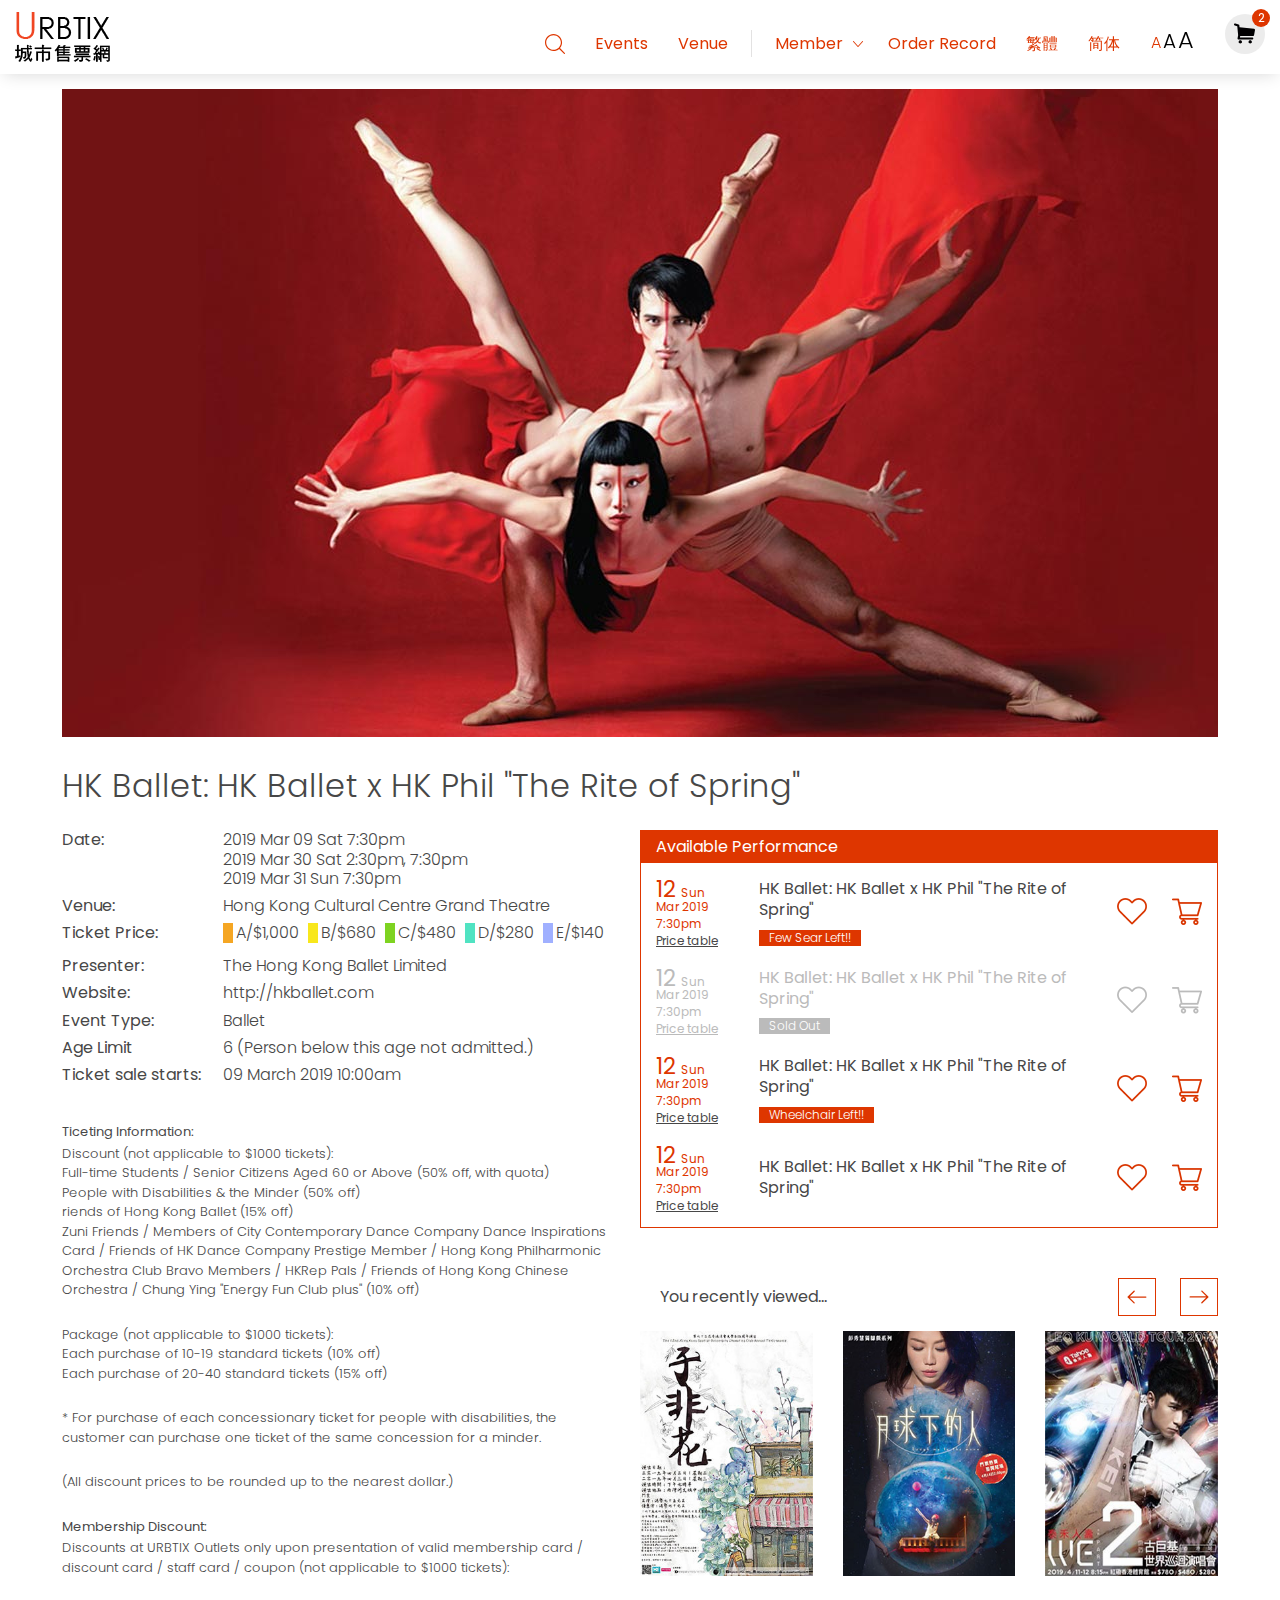
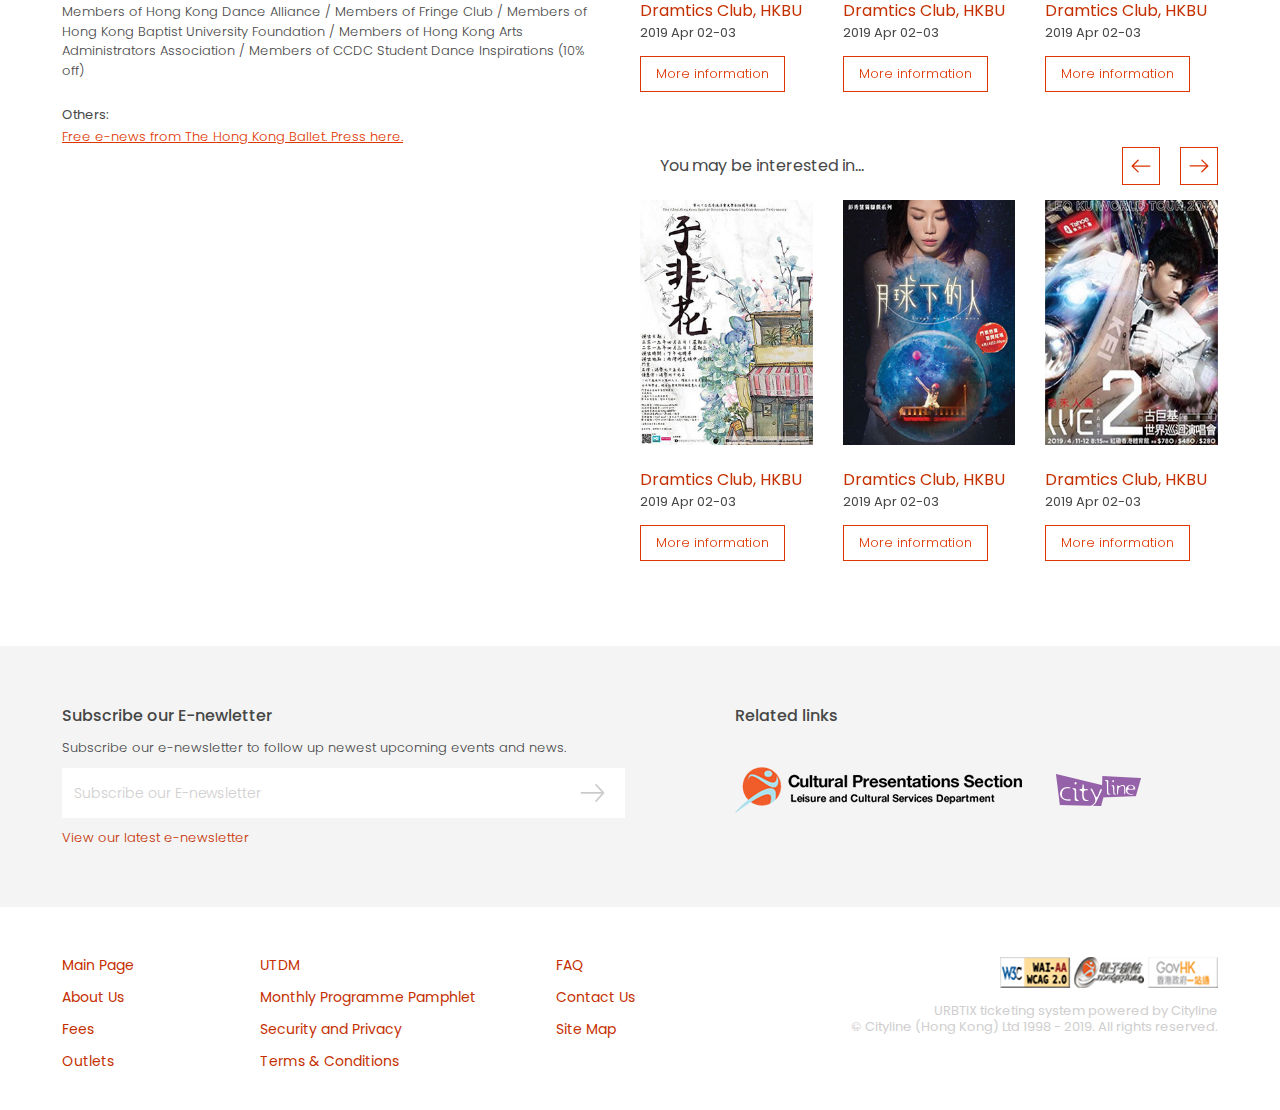
<file: page02.html>
<!DOCTYPE html>
<html>

<head>
    <meta charset="utf-8">
    <meta name="viewport" content="width=device-width, initial-scale=1.0">
    <title></title>
    <!-- Stylesheet -->
    <link rel="stylesheet" href="css/bootstrap.min.css">
    <link rel="stylesheet" href="css/all.min.css">
	<link rel="stylesheet" href="css/main.css"><!-- /.custom stylesheet -->
</head>

<body>

<div class="outer">

<header>
<div class="container">
<div class="row">
<nav class="navbar navbar-expand-lg navbar-light">
	<a class="navbar-brand" href="index.html"><img src="img/logo_urbtrix.png" class="img-fluid"></a>

	<button class="navbar-toggler" type="button" data-toggle="collapse" data-target="#navbarMain" aria-controls="navbarMain" aria-expanded="false" aria-label="Toggle navigation">
		<span class="navbar-toggler-icon"></span>
	</button>	

    <div class="mobilebar">
    	<a class="nav-link search" href="page07_advsearch2.html"><span></span></a>
		<a class="nav-link cart" href="page04.html"><span>2</span></a>
    </div>

	<div class="collapse navbar-collapse" id="navbarMain">
	<ul class="navbar-nav ml-auto">
		<li class="nav-item">
			<a class="nav-link search" href="page07_advsearch2.html"><span></span></a>
		</li>
		<li class="nav-item">
			<a class="nav-link" href="page_event.html">Events</a>
		</li>
		<li class="nav-item">
			<a class="nav-link" href="#">Venue</a>
		</li>
		<li>
			<div class="dropdown-divider"></div>
		</li>
		<li class="nav-item dropdown show">
			<a class="nav-link dropdown-toggle" href="#" id="navbarDropdown" role="button" data-toggle="dropdown" aria-haspopup="true" aria-expanded="true">Member</a>
			<div class="dropdown-menu show" aria-labelledby="navbarDropdown">
				<span>
					<a class="dropdown-item" href="Page09_SiginCreateaccount.html">Login</a>
					<a class="dropdown-item" href="Page10_PasswordEnquiry.html">Forget Password</a>
					<a class="dropdown-item" href="Page09_SiginCreateaccount.html">Register</a>
				</span>
			</div>
			<li class="nav-item">
				<a class="nav-link" href="#">Order Record</a>
			</li>
			<li class="nav-item lang">
				<a class="nav-link en active" href="#">EN</a><a class="nav-link tc" href="#">繁體</a><a class="nav-link sc" href="#">简体</a>
			</li>
			<li class="nav-item fsize">
            	<p class="name">Text Size:</p>
				<p class="btn-group btn-group-toggle" data-toggle="buttons">
				<label class="btn fsize_s shadow-none active">
					<input type="radio" name="options" id="" autocomplete="off" checked> A
				</label>
				<label class="btn fsize_m shadow-none">
					<input type="radio" name="options" id="" autocomplete="off"> A
				</label>
				<label class="btn fsize_l shadow-none">
					<input type="radio" name="options" id="" autocomplete="off"> A
				</label>
                </p>
			</li>
			<li class="nav-item">
				<a class="nav-link cart" href="page04.html"><span>2</span></a>
			</li>
		</li>
	</ul>
	</div>
</nav>
</div>	
</div>
</header>
	
	
<div class="event_details">
<div class="container">
<div class="row">
	<div class="mainvisual"><img src="img/p2_mv.jpg" class="img-fluid"></div>
	<h1>HK Ballet: HK Ballet x HK Phil "The Rite of Spring"</h1>
	<div class="page_content">
		<div class="page_content_left col-lg-6">
			
			<table class="event_details_full">
			  <tbody>
				<tr>
				  <td>Date:</td>
				  <td>2019 Mar 09 Sat 7:30pm<br>2019 Mar 30 Sat  2:30pm, 7:30pm<br>2019 Mar 31  Sun 7:30pm</td>
				</tr>
				<tr>
				  <td>Venue:</td>
				  <td>Hong Kong Cultural Centre Grand Theatre</td>
				</tr>
				<tr>
				  <td>Ticket Price:</td>
				  <td><span class="zone c1">A/$1,000</span> <span class="zone c2">B/$680</span> <span class="zone c3">C/$480</span> <span class="zone c4">D/$280</span> <span class="zone c5">E/$140</span></td>
				</tr>
				<tr>
				  <td>Presenter:</td>
				  <td>The Hong Kong Ballet Limited</td>
				</tr>
				<tr>
				  <td>Website:</td>
					<td><span class="url_break">http://hkballet.com</span></td>
				</tr>
				<tr>
				  <td>Event Type:</td>
				  <td>Ballet</td>
				</tr>
				<tr>
				  <td>Age Limit</td>
				  <td>6 (Person below this age not admitted.)</td>
				</tr>
				<tr>
				  <td>Ticket sale starts:</td>
				  <td>09 March 2019 10:00am</td>
				</tr>
			  </tbody>
			</table>

			<div class="event_information">
				<p><span class="head">Ticeting Information:</span>Discount (not applicable to $1000 tickets):<br>Full-time Students / Senior Citizens Aged 60 or Above (50% off, with quota)<br>People with Disabilities & the Minder (50% off)<br>riends of Hong Kong Ballet (15% off)<br>Zuni Friends / Members of City Contemporary Dance Company Dance Inspirations Card / Friends of HK Dance Company Prestige Member / Hong Kong Philharmonic Orchestra Club Bravo Members / HKRep Pals / Friends of Hong Kong Chinese Orchestra / Chung Ying "Energy Fun Club plus" (10% off)</p>
				<p>Package (not applicable to $1000 tickets):<br>Each purchase of 10-19 standard tickets (10% off)<br>Each purchase of 20-40 standard tickets (15% off)</p>
				<p>* For purchase of each concessionary ticket for people with disabilities, the customer can purchase one ticket of the same concession for a minder.</p>
				<p>(All discount prices to be rounded up to the nearest dollar.)</p>
				<p><span class="head">Membership Discount:</span>Discounts at URBTIX Outlets only upon presentation of valid membership card / discount card / staff card / coupon (not applicable to $1000 tickets):</p>
				<p>Members of Hong Kong Dance Alliance / Members of Fringe Club / Members of Hong Kong Baptist University Foundation / Members of Hong Kong Arts Administrators Association / Members of CCDC Student Dance Inspirations (10% off)</p>
				<p><span class="head">Others:</span><a href="javascript:;">Free e-news from The Hong Kong Ballet. Press here.</a></p>
				<p></p>
				<p></p>
			</div>
		</div>
		<div class="page_content_right col-lg-6">
			<div class="performance">
				<div class="head">Available Performance</div>
				<div class="content">
                	<div class="pfm_row">
    		            <div class="datebox">
	                    	<div class="daterow">
		                    	<div class="d1"><span>12</span>Sun</div>
    		                    <div class="d2">Mar 2019</div>
							</div>                            
                	        <div class="timerow"><span>7:30pm</span><span class="pricetable"><a href="javascript:;">Price table</a></span></div>	
	                    	</div>
	            	    <div class="desc"><p>HK Ballet: HK Ballet x HK Phil "The Rite of Spring"</p><p class="status"><span>Few Sear Left!!</span></p></div>
    	            	<div class="action">
	    	                <a href="javascript:;"><span class="icon_act_fav"></span> <b>Bookmark</b></a>
    	    	           	<a href="page03.html"><span class="icon_act_cart"></span> <b>Purchase</b></a>                        
	            	    </div>
					</div>
					<div class="pfm_row soldout">
    		            <div class="datebox">
	                    	<div class="daterow">
		                    	<div class="d1"><span>12</span>Sun</div>
    		                    <div class="d2">Mar 2019</div>
							</div>                            
                	        <div class="timerow"><span>7:30pm</span><span class="pricetable"><a href="javascript:;">Price table</a></span></div>	
	                    	</div>
	            	    <div class="desc"><p>HK Ballet: HK Ballet x HK Phil "The Rite of Spring"</p><p class="status"><span>Sold Out</span></p></div>
    	            	<div class="action">
	    	                <a href="javascript:;"><span class="icon_act_fav"></span> <b>Bookmark</b></a>
    	    	           	<a href="javascript:;"><span class="icon_act_cart"></span> <b>Purchase</b></a>                        
	            	    </div>
					</div>
					<div class="pfm_row">
    		            <div class="datebox">
	                    	<div class="daterow">
		                    	<div class="d1"><span>12</span>Sun</div>
    		                    <div class="d2">Mar 2019</div>
							</div>                            
                	        <div class="timerow"><span>7:30pm</span><span class="pricetable"><a href="javascript:;">Price table</a></span></div>	
	                    	</div>
	            	    <div class="desc"><p>HK Ballet: HK Ballet x HK Phil "The Rite of Spring"</p><p class="status"><span>Wheelchair Left!!</span></p></div>
    	            	<div class="action">
	    	                <a href="javascript:;"><span class="icon_act_fav"></span> <b>Bookmark</b></a>
    	    	           	<a href="page03.html"><span class="icon_act_cart"></span> <b>Purchase</b></a>                        
	            	    </div>
					</div>
					<div class="pfm_row">
    		            <div class="datebox">
	                    	<div class="daterow">
		                    	<div class="d1"><span>12</span>Sun</div>
    		                    <div class="d2">Mar 2019</div>
							</div>                            
                	        <div class="timerow"><span>7:30pm</span><span class="pricetable"><a href="javascript:;">Price table</a></span></div>	
	                    	</div>
	            	    <div class="desc"><p>HK Ballet: HK Ballet x HK Phil "The Rite of Spring"</p></div>
    	            	<div class="action">
	    	                <a href="javascript:;"><span class="icon_act_fav"></span> <b>Bookmark</b></a>
    	    	           	<a href="page03.html"><span class="icon_act_cart"></span> <b>Purchase</b></a>                        
	            	    </div>
					</div>
				</div>
			</div>
			
			<div class="content recently_viewed">
			<div class="container">
			<div class="row">
				<h1>You recently viewed...
					<div class="controlbox">
						<a class="carousel-control-prev" href="#carouselRecentlyviewed" role="button" data-slide="prev">
							<span class="carousel-control-prev-icon" aria-hidden="true"></span>
							<span class="sr-only">Previous</span></a>
						<a class="carousel-control-next" href="#carouselRecentlyviewed" role="button" data-slide="next">
							<span class="carousel-control-next-icon" aria-hidden="true"></span>
							<span class="sr-only">Next</span>
						</a>
					</div>
				</h1>

				<div class="contentbox">
					<div class="row">
					<div id="carouselRecentlyviewed" class="carousel slide" data-ride="carousel" data-interval="false">
						<div class="carousel-inner">
							<div class="carousel-item active">
							<div class="events">
								<div class="showbox col-md-4 col-6">
									<div class="event_img">
										<a href="javascript:;"><img src="img/event/2a.jpg" class="img-fluid"></a>
									</div>
									<div class="event_shortinfo">
										<p class="event_name">Dramtics Club, HKBU</p>
										<p class="event_period">2019 Apr 02-03</p>
										<a href="javascript:;" class="btn">More information</a>
									</div>
								</div>
								<div class="showbox col-md-4 col-6">
									<div class="event_img">
										<a href="javascript:;"><img src="img/event/2b.jpg" class="img-fluid"></a>
									</div>
									<div class="event_shortinfo">
										<p class="event_name">Dramtics Club, HKBU</p>
										<p class="event_period">2019 Apr 02-03</p>
										<a href="javascript:;" class="btn">More information</a>
									</div>
								</div>
								<div class="showbox col-md-4 col-6">
									<div class="event_img">
										<a href="javascript:;"><img src="img/event/2c.jpg" class="img-fluid"></a>
									</div>
									<div class="event_shortinfo">
										<p class="event_name">Dramtics Club, HKBU</p>
										<p class="event_period">2019 Apr 02-03</p>
										<a href="javascript:;" class="btn">More information</a>
									</div>
								</div>
								<div class="showbox col-md-4 col-6">
									<div class="event_img">
										<a href="javascript:;"><img src="img/event/2d.jpg" class="img-fluid"></a>
									</div>
									<div class="event_shortinfo">
										<p class="event_name">Dramtics Club, HKBU</p>
										<p class="event_period">2019 Apr 02-03</p>
										<a href="javascript:;" class="btn">More information</a>
									</div>
								</div>
							</div>
							</div>
							<div class="carousel-item">
							<div class="events">
								<div class="showbox col-md-4 col-6">
									<div class="event_img">
										<a href="javascript:;"><img src="img/event/2a.jpg" class="img-fluid"></a>
									</div>
									<div class="event_shortinfo">
										<p class="event_name">Dramtics Club, HKBU</p>
										<p class="event_period">2019 Apr 02-03</p>
										<a href="javascript:;" class="btn">More information</a>
									</div>
								</div>
								<div class="showbox col-md-4 col-6">
									<div class="event_img">
										<a href="javascript:;"><img src="img/event/2b.jpg" class="img-fluid"></a>
									</div>
									<div class="event_shortinfo">
										<p class="event_name">Dramtics Club, HKBU</p>
										<p class="event_period">2019 Apr 02-03</p>
										<a href="javascript:;" class="btn">More information</a>
									</div>
								</div>
								<div class="showbox col-md-4 col-6">
									<div class="event_img">
										<a href="javascript:;"><img src="img/event/2c.jpg" class="img-fluid"></a>
									</div>
									<div class="event_shortinfo">
										<p class="event_name">Dramtics Club, HKBU</p>
										<p class="event_period">2019 Apr 02-03</p>
										<a href="javascript:;" class="btn">More information</a>
									</div>
								</div>
								<div class="showbox col-md-4 col-6">
									<div class="event_img">
										<a href="javascript:;"><img src="img/event/2d.jpg" class="img-fluid"></a>
									</div>
									<div class="event_shortinfo">
										<p class="event_name">Dramtics Club, HKBU</p>
										<p class="event_period">2019 Apr 02-03</p>
										<a href="javascript:;" class="btn">More information</a>
									</div>
								</div>
							</div>
							</div>
							<div class="carousel-item">
							<div class="events">
								<div class="showbox col-md-4 col-6">
									<div class="event_img">
										<a href="javascript:;"><img src="img/event/2a.jpg" class="img-fluid"></a>
									</div>
									<div class="event_shortinfo">
										<p class="event_name">Dramtics Club, HKBU</p>
										<p class="event_period">2019 Apr 02-03</p>
										<a href="javascript:;" class="btn">More information</a>
									</div>
								</div>
								<div class="showbox col-md-4 col-6">
									<div class="event_img">
										<a href="javascript:;"><img src="img/event/2b.jpg" class="img-fluid"></a>
									</div>
									<div class="event_shortinfo">
										<p class="event_name">Dramtics Club, HKBU</p>
										<p class="event_period">2019 Apr 02-03</p>
										<a href="javascript:;" class="btn">More information</a>
									</div>
								</div>
								<div class="showbox col-md-4 col-6">
									<div class="event_img">
										<a href="javascript:;"><img src="img/event/2c.jpg" class="img-fluid"></a>
									</div>
									<div class="event_shortinfo">
										<p class="event_name">Dramtics Club, HKBU</p>
										<p class="event_period">2019 Apr 02-03</p>
										<a href="javascript:;" class="btn">More information</a>
									</div>
								</div>
								<div class="showbox col-md-4 col-6">
									<div class="event_img">
										<a href="javascript:;"><img src="img/event/2d.jpg" class="img-fluid"></a>
									</div>
									<div class="event_shortinfo">
										<p class="event_name">Dramtics Club, HKBU</p>
										<p class="event_period">2019 Apr 02-03</p>
										<a href="javascript:;" class="btn">More information</a>
									</div>
								</div>
							</div>
							</div>
						</div>
					</div>
					</div>
				</div>
			</div>
			</div>
			</div>
			
			<div class="content interested">
			<div class="container">
			<div class="row">
				<h1>You may be interested in...
					<div class="controlbox">
						<a class="carousel-control-prev" href="#carouselInterested" role="button" data-slide="prev">
							<span class="carousel-control-prev-icon" aria-hidden="true"></span>
							<span class="sr-only">Previous</span></a><a class="carousel-control-next" href="#carouselInterested" role="button" data-slide="next">
							<span class="carousel-control-next-icon" aria-hidden="true"></span>
							<span class="sr-only">Next</span>
						</a>
					</div>
				</h1>

				<div class="contentbox">
					<div class="row">
					<div id="carouselInterested" class="carousel slide" data-ride="carousel" data-interval="false">
						<div class="carousel-inner">
							<div class="carousel-item active">
							<div class="events">
								<div class="showbox col-md-4 col-6">
									<div class="event_img">
										<a href="javascript:;"><img src="img/event/2a.jpg" class="img-fluid"></a>
									</div>
									<div class="event_shortinfo">
										<p class="event_name">Dramtics Club, HKBU</p>
										<p class="event_period">2019 Apr 02-03</p>
										<a href="javascript:;" class="btn">More information</a>
									</div>
								</div>
								<div class="showbox col-md-4 col-6">
									<div class="event_img">
										<a href="javascript:;"><img src="img/event/2b.jpg" class="img-fluid"></a>
									</div>
									<div class="event_shortinfo">
										<p class="event_name">Dramtics Club, HKBU</p>
										<p class="event_period">2019 Apr 02-03</p>
										<a href="javascript:;" class="btn">More information</a>
									</div>
								</div>
								<div class="showbox col-md-4 col-6">
									<div class="event_img">
										<a href="javascript:;"><img src="img/event/2c.jpg" class="img-fluid"></a>
									</div>
									<div class="event_shortinfo">
										<p class="event_name">Dramtics Club, HKBU</p>
										<p class="event_period">2019 Apr 02-03</p>
										<a href="javascript:;" class="btn">More information</a>
									</div>
								</div>
								<div class="showbox col-md-4 col-6">
									<div class="event_img">
										<a href="javascript:;"><img src="img/event/2d.jpg" class="img-fluid"></a>
									</div>
									<div class="event_shortinfo">
										<p class="event_name">Dramtics Club, HKBU</p>
										<p class="event_period">2019 Apr 02-03</p>
										<a href="javascript:;" class="btn">More information</a>
									</div>
								</div>
							</div>
							</div>
							<div class="carousel-item">
							<div class="events">
								<div class="showbox col-md-4 col-6">
									<div class="event_img">
										<a href="javascript:;"><img src="img/event/2a.jpg" class="img-fluid"></a>
									</div>
									<div class="event_shortinfo">
										<p class="event_name">Dramtics Club, HKBU</p>
										<p class="event_period">2019 Apr 02-03</p>
										<a href="javascript:;" class="btn">More information</a>
									</div>
								</div>
								<div class="showbox col-md-4 col-6">
									<div class="event_img">
										<a href="javascript:;"><img src="img/event/2b.jpg" class="img-fluid"></a>
									</div>
									<div class="event_shortinfo">
										<p class="event_name">Dramtics Club, HKBU</p>
										<p class="event_period">2019 Apr 02-03</p>
										<a href="javascript:;" class="btn">More information</a>
									</div>
								</div>
								<div class="showbox col-md-4 col-6">
									<div class="event_img">
										<a href="javascript:;"><img src="img/event/2c.jpg" class="img-fluid"></a>
									</div>
									<div class="event_shortinfo">
										<p class="event_name">Dramtics Club, HKBU</p>
										<p class="event_period">2019 Apr 02-03</p>
										<a href="javascript:;" class="btn">More information</a>
									</div>
								</div>
								<div class="showbox col-md-4 col-6">
									<div class="event_img">
										<a href="javascript:;"><img src="img/event/2d.jpg" class="img-fluid"></a>
									</div>
									<div class="event_shortinfo">
										<p class="event_name">Dramtics Club, HKBU</p>
										<p class="event_period">2019 Apr 02-03</p>
										<a href="javascript:;" class="btn">More information</a>
									</div>
								</div>
							</div>
							</div>
							<div class="carousel-item">
							<div class="events">
								<div class="showbox col-md-4 col-6">
									<div class="event_img">
										<a href="javascript:;"><img src="img/event/2a.jpg" class="img-fluid"></a>
									</div>
									<div class="event_shortinfo">
										<p class="event_name">Dramtics Club, HKBU</p>
										<p class="event_period">2019 Apr 02-03</p>
										<a href="javascript:;" class="btn">More information</a>
									</div>
								</div>
								<div class="showbox col-md-4 col-6">
									<div class="event_img">
										<a href="javascript:;"><img src="img/event/2b.jpg" class="img-fluid"></a>
									</div>
									<div class="event_shortinfo">
										<p class="event_name">Dramtics Club, HKBU</p>
										<p class="event_period">2019 Apr 02-03</p>
										<a href="javascript:;" class="btn">More information</a>
									</div>
								</div>
								<div class="showbox col-md-4 col-6">
									<div class="event_img">
										<a href="javascript:;"><img src="img/event/2c.jpg" class="img-fluid"></a>
									</div>
									<div class="event_shortinfo">
										<p class="event_name">Dramtics Club, HKBU</p>
										<p class="event_period">2019 Apr 02-03</p>
										<a href="javascript:;" class="btn">More information</a>
									</div>
								</div>
								<div class="showbox col-md-4 col-6">
									<div class="event_img">
										<a href="javascript:;"><img src="img/event/2d.jpg" class="img-fluid"></a>
									</div>
									<div class="event_shortinfo">
										<p class="event_name">Dramtics Club, HKBU</p>
										<p class="event_period">2019 Apr 02-03</p>
										<a href="javascript:;" class="btn">More information</a>
									</div>
								</div>
							</div>
							</div>
						</div>
					</div>
					</div>
				</div>
			</div>
			</div>
			</div>
			
		</div>
	</div>
</div>
</div>
</div>
	

	
<footer>
	<div class="footer_top">
		<div class="container">
		<div class="row">
			<div class="newsletter col-lg-6 ">
				<p class="head">Subscribe our E-newletter</p>
				<p class="note">Subscribe our e-newsletter to follow up newest upcoming events and news.</p>
				<div class="input-group">
					<input type="text" class="form-control" placeholder="Subscribe our E-newsletter">
					<div class="input-group-append">
						<button class="btn" type="button"></button>
					</div>
				</div>
				<p class="note"><a href="javascript:;">View our latest e-newsletter</a></p>
			</div>
			<div class="related_links col-lg-6">
				<p class="head">Related links</p>
				<a href="javascript:;"><img src="img/logo_lcsd.png" class="img-fluid"></a>
				<a href="javascript:;"><img src="img/logo_cityline.png" class="img-fluid"></a>
			</div>
		</div>
		</div>
	</div>
	<div class="footer_btm">
		<div class="container">
		<div class="row">
			<div class="col-lg-2 col-md-4 flinks">
				<p><a href="javascript:;">Main Page</a></p>
				<p><a href="javascript:;">About Us</a></p>
				<p><a href="javascript:;">Fees</a></p>
				<p><a href="javascript:;">Outlets</a></p>
			</div>
			<div class="col-lg-3 col-md-5 flinks">
				<p><a href="javascript:;">UTDM</a></p>
				<p><a href="javascript:;">Monthly Programme Pamphlet</a></p>
				<p><a href="javascript:;">Security and Privacy</a></p>
				<p><a href="javascript:;">Terms & Conditions</a></p>
			</div>
			<div class="col-lg-2 col-md-3 flinks">
				<p><a href="javascript:;">FAQ</a></p>
				<p><a href="javascript:;">Contact Us</a></p>
				<p><a href="javascript:;">Site Map</a></p>
			</div>
			<div class="col-lg-5 col-md-12 copyright">
				<p><img src="img/logo_gov.png" class="img-fluid"></p>
				<p>URBTIX ticketing system powered by Cityline<br>© Cityline (Hong Kong) Ltd 1998 - 2019. All rights reserved.</p>
			</div>
		</div>
		</div>
	</div>
</footer>

</div><!-- outer end -->

<!-- Scripts -->
<script src="js/jquery-3.3.1.min.js"></script>
<script src="js/popper.min.js"></script>
<script src="js/bootstrap.min.js"></script>
<script src="js/custom.js"></script>
	
</body>

</html>
</file>
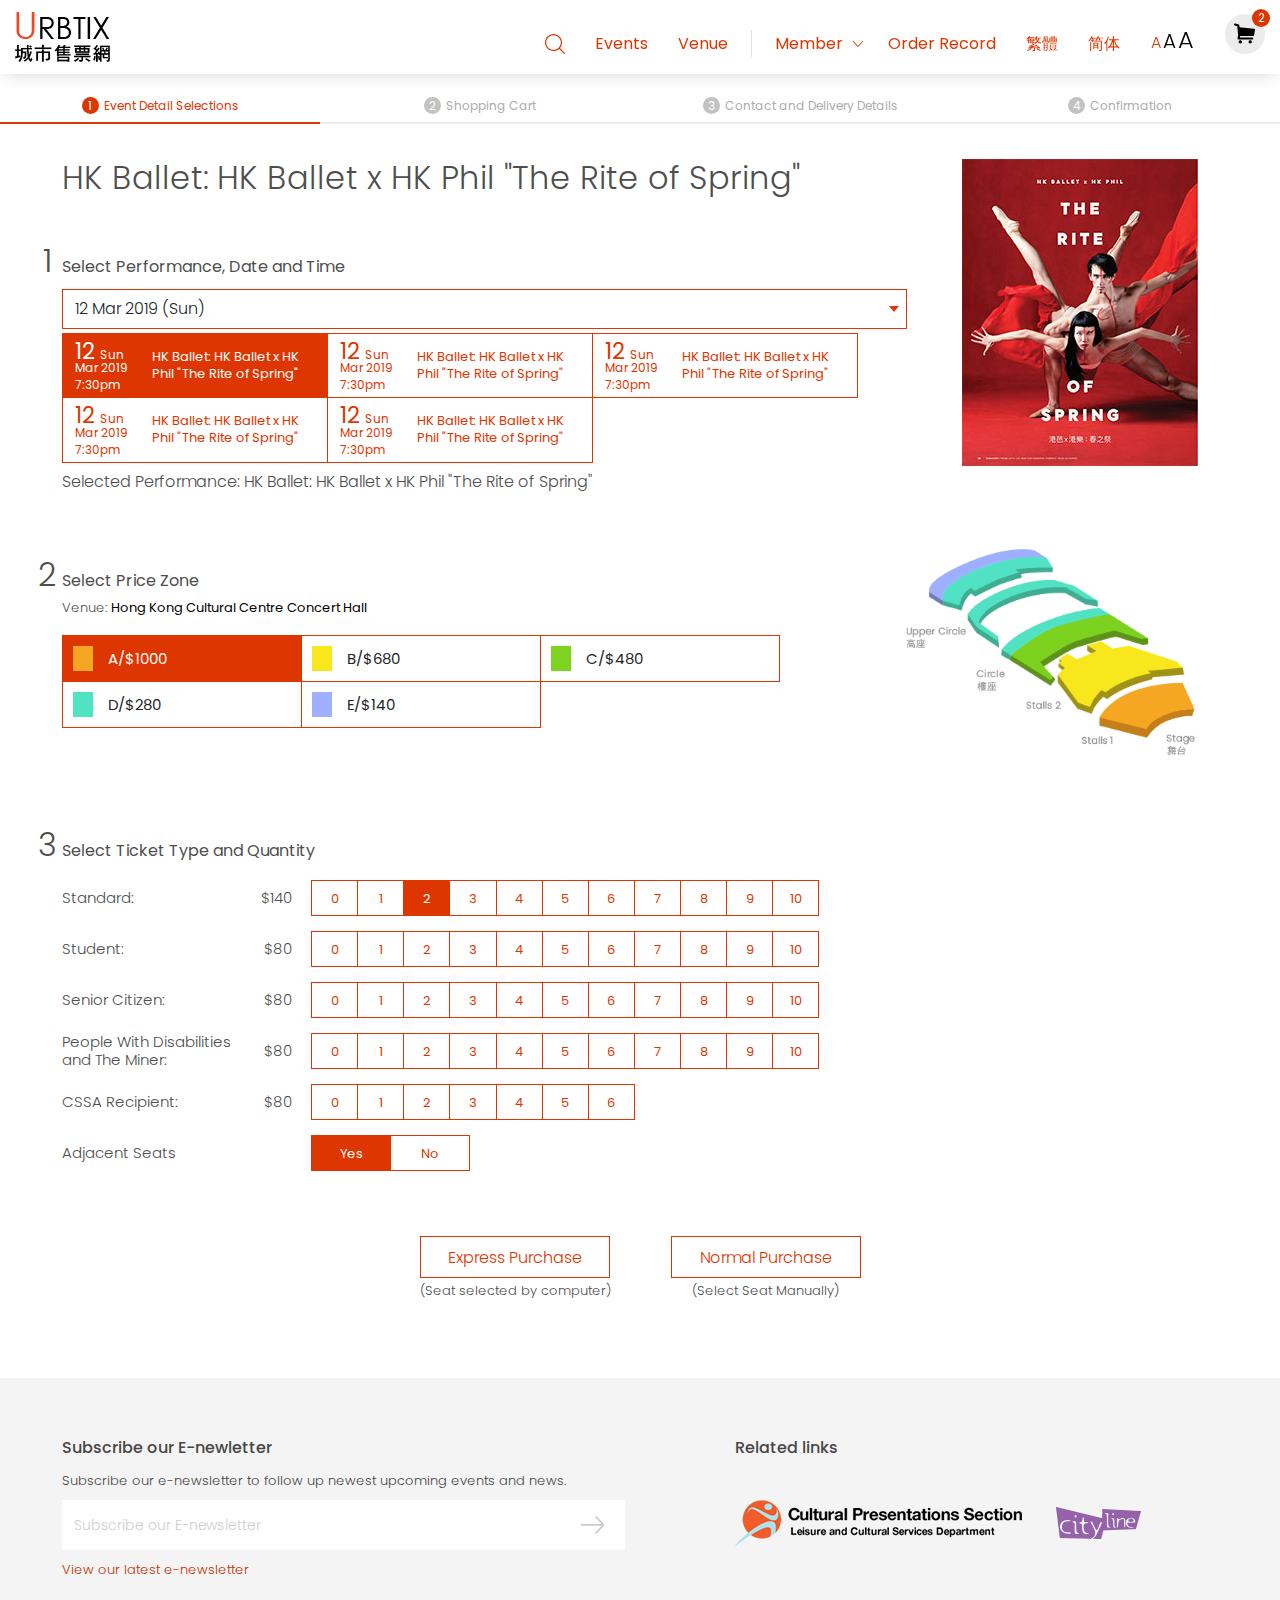
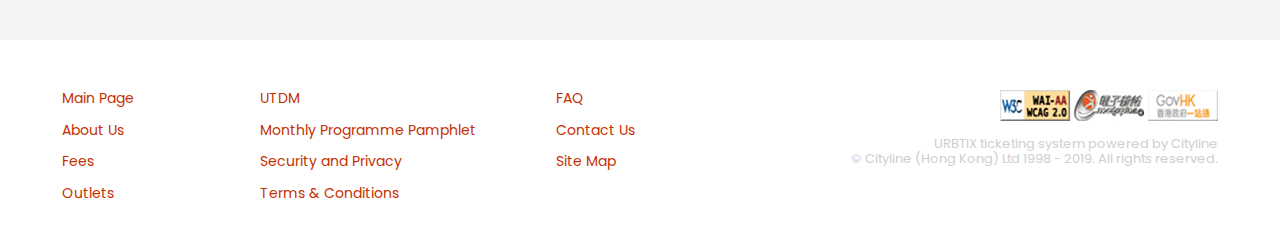
<file: page03.html>
<!DOCTYPE html>
<html>

<head>
    <meta charset="utf-8">
    <meta name="viewport" content="width=device-width, initial-scale=1.0">
    <title></title>
    <!-- Stylesheet -->
    <link rel="stylesheet" href="css/bootstrap.min.css">
    <link rel="stylesheet" href="css/all.min.css">
	<link rel="stylesheet" href="css/main.css"><!-- /.custom stylesheet -->
</head>

<body>

<div class="outer">

<header>
<div class="container">
<div class="row">
<nav class="navbar navbar-expand-lg navbar-light">
	<a class="navbar-brand" href="index.html"><img src="img/logo_urbtrix.png" class="img-fluid"></a>

	<button class="navbar-toggler" type="button" data-toggle="collapse" data-target="#navbarMain" aria-controls="navbarMain" aria-expanded="false" aria-label="Toggle navigation">
		<span class="navbar-toggler-icon"></span>
	</button>	

    <div class="mobilebar">
    	<a class="nav-link search" href="page07_advsearch2.html"><span></span></a>
		<a class="nav-link cart" href="page04.html"><span>2</span></a>
    </div>

	<div class="collapse navbar-collapse" id="navbarMain">
	<ul class="navbar-nav ml-auto">
		<li class="nav-item">
			<a class="nav-link search" href="page07_advsearch2.html"><span></span></a>
		</li>
		<li class="nav-item">
			<a class="nav-link" href="page_event.html">Events</a>
		</li>
		<li class="nav-item">
			<a class="nav-link" href="#">Venue</a>
		</li>
		<li>
			<div class="dropdown-divider"></div>
		</li>
		<li class="nav-item dropdown show">
			<a class="nav-link dropdown-toggle" href="#" id="navbarDropdown" role="button" data-toggle="dropdown" aria-haspopup="true" aria-expanded="true">Member</a>
			<div class="dropdown-menu show" aria-labelledby="navbarDropdown">
				<span>
					<a class="dropdown-item" href="Page09_SiginCreateaccount.html">Login</a>
					<a class="dropdown-item" href="Page10_PasswordEnquiry.html">Forget Password</a>
					<a class="dropdown-item" href="Page09_SiginCreateaccount.html">Register</a>
				</span>
			</div>
			<li class="nav-item">
				<a class="nav-link" href="#">Order Record</a>
			</li>
			<li class="nav-item lang">
				<a class="nav-link en active" href="#">EN</a><a class="nav-link tc" href="#">繁體</a><a class="nav-link sc" href="#">简体</a>
			</li>
			<li class="nav-item fsize">
            	<p class="name">Text Size:</p>
				<p class="btn-group btn-group-toggle" data-toggle="buttons">
				<label class="btn fsize_s shadow-none active">
					<input type="radio" name="options" id="" autocomplete="off" checked> A
				</label>
				<label class="btn fsize_m shadow-none">
					<input type="radio" name="options" id="" autocomplete="off"> A
				</label>
				<label class="btn fsize_l shadow-none">
					<input type="radio" name="options" id="" autocomplete="off"> A
				</label>
                </p>
			</li>
			<li class="nav-item">
				<a class="nav-link cart" href="page04.html"><span>2</span></a>
			</li>
		</li>
	</ul>
	</div>
</nav>
</div>	
</div>
</header>
	

<div class="purchase step1">

	<div class="stepbar">
		<div class="col-sm-6 step active"><span>1</span>Event Detail Selections</div>
		<div class="col-sm-6 step"><span>2</span>Shopping Cart</div>
		<div class="col-sm-6 step"><span>3</span>Contact and Delivery Details</div>
		<div class="col-sm-6 step"><span>4</span>Confirmation</div>
	</div>

<div class="container">	
	<div class="select_event">
		<div class="eventimg"><img src="img/eventimg.jpg" class="img-fluid"></div>
		<div class="eventblock">
        <h1>HK Ballet: HK Ballet x HK Phil "The Rite of Spring"</h1>
        <h3><span>1</span>Select Performance, Date and Time</h3>
                       
		<div class="selectbox">
			<select class="form-control">
				<option selected="">12 Mar 2019 (Sun)</option>
				<option>12 Mar 2019 (Sun)</option>
				<option>12 Mar 2019 (Sun)</option>
				<option>12 Mar 2019 (Sun)</option>
				<option>12 Mar 2019 (Sun)</option>
			</select>			
		</div>
			
        <div class="select_event_btn btn-group btn-group-toggle d-flex" data-toggle="buttons">
	        <label class="btn active">
				<input type="radio" name="options" id="" autocomplete="off" checked>
	            <div class="pfm_datetime">
				  <div class="datebox">
						<div class="daterow">
							<div class="d1"><span>12</span>Sun</div>
							<div class="d2">Mar 2019</div>
						</div>                            
						<div class="timerow"><span>7:30pm</span></div>	
					</div>
					<div class="desc"><p>HK Ballet: HK Ballet x HK Phil "The Rite of Spring"</p></div>
				</div>
            </label>
	        <label class="btn">
				<input type="radio" name="options" id="" autocomplete="off">
	            <div class="pfm_datetime">
				  <div class="datebox">
						<div class="daterow">
							<div class="d1"><span>12</span>Sun</div>
							<div class="d2">Mar 2019</div>
						</div>                            
						<div class="timerow"><span>7:30pm</span></div>	
					</div>
					<div class="desc"><p>HK Ballet: HK Ballet x HK Phil "The Rite of Spring"</p></div>
				</div>
            </label>
	        <label class="btn">
				<input type="radio" name="options" id="" autocomplete="off">
	            <div class="pfm_datetime">
				  <div class="datebox">
						<div class="daterow">
							<div class="d1"><span>12</span>Sun</div>
							<div class="d2">Mar 2019</div>
						</div>                            
						<div class="timerow"><span>7:30pm</span></div>	
					</div>
					<div class="desc"><p>HK Ballet: HK Ballet x HK Phil "The Rite of Spring"</p></div>
				</div>
            </label>
	        <label class="btn">
				<input type="radio" name="options" id="" autocomplete="off">
	            <div class="pfm_datetime">
				  <div class="datebox">
						<div class="daterow">
							<div class="d1"><span>12</span>Sun</div>
							<div class="d2">Mar 2019</div>
						</div>                            
						<div class="timerow"><span>7:30pm</span></div>	
					</div>
					<div class="desc"><p>HK Ballet: HK Ballet x HK Phil "The Rite of Spring"</p></div>
				</div>
            </label>
	        <label class="btn">
				<input type="radio" name="options" id="" autocomplete="off">
	            <div class="pfm_datetime">
				  <div class="datebox">
						<div class="daterow">
							<div class="d1"><span>12</span>Sun</div>
							<div class="d2">Mar 2019</div>
						</div>                            
						<div class="timerow"><span>7:30pm</span></div>	
					</div>
					<div class="desc"><p>HK Ballet: HK Ballet x HK Phil "The Rite of Spring"</p></div>
				</div>
            </label>                                                
		</div>		

        <p>Selected Performance: HK Ballet: HK Ballet x HK Phil "The Rite of Spring"</p>
		</div>
	</div>
	
	<div class="select_zone">
		<div class="zoneblock">
    	<h3><span>2</span>Select Price Zone</h3>
        <p class="venue">Venue: <span>Hong Kong Cultural Centre Concert Hall</span></p>
		<div class="mapimg"><img src="img/map.png" class="img-fluid"></div>
		<div class="select_zone_btn btn-group btn-group-toggle d-flex" data-toggle="buttons">
	        <label class="btn active">
				<input type="radio" name="options" id="" autocomplete="off" checked>
	            <div class="zone c1">A/$1000</div>
            </label>
			<label class="btn">
				<input type="radio" name="options" id="" autocomplete="off">
	            <div class="zone c2">B/$680</div>
            </label>
			<label class="btn">
				<input type="radio" name="options" id="" autocomplete="off">
	            <div class="zone c3">C/$480</div>
            </label>
			<label class="btn">
				<input type="radio" name="options" id="" autocomplete="off">
	            <div class="zone c4">D/$280</div>
            </label>
			<label class="btn">
				<input type="radio" name="options" id="" autocomplete="off">
	            <div class="zone c5">E/$140</div>
			</label>                           
		</div>
		</div>
	</div>
	
	<div class="select_type">
	    <h3><span>3</span>Select Ticket Type and Quantity</h3>
		<div class="typeblock">
			<div class="typeblock_row">
				<div class="type"><span class="typename">Standard:</span><span class="price">$140</span></div>
				<div class="quantity">
				<div class="select_quantity_btn btn-group btn-group-toggle d-flex" data-toggle="buttons">
					<label class="btn"><input type="radio" name="options" id="" autocomplete="off">0</label>
					<label class="btn"><input type="radio" name="options" id="" autocomplete="off">1</label>
					<label class="btn active"><input type="radio" name="options" id="" autocomplete="off" checked>2</label>
					<label class="btn"><input type="radio" name="options" id="" autocomplete="off">3</label>
					<label class="btn"><input type="radio" name="options" id="" autocomplete="off">4</label>
					<label class="btn"><input type="radio" name="options" id="" autocomplete="off">5</label>
					<label class="btn"><input type="radio" name="options" id="" autocomplete="off">6</label>
					<label class="btn"><input type="radio" name="options" id="" autocomplete="off">7</label>
					<label class="btn"><input type="radio" name="options" id="" autocomplete="off">8</label>
					<label class="btn"><input type="radio" name="options" id="" autocomplete="off">9</label>
					<label class="btn"><input type="radio" name="options" id="" autocomplete="off">10</label>
				</div>
				</div>
			</div>
			<div class="typeblock_row">
				<div class="type"><span class="typename">Student:</span><span class="price">$80</span></div>
				<div class="quantity">
				<div class="select_quantity_btn btn-group btn-group-toggle d-flex" data-toggle="buttons">
					<label class="btn"><input type="radio" name="options" id="" autocomplete="off">0</label>
					<label class="btn"><input type="radio" name="options" id="" autocomplete="off">1</label>
					<label class="btn"><input type="radio" name="options" id="" autocomplete="off">2</label>
					<label class="btn"><input type="radio" name="options" id="" autocomplete="off">3</label>
					<label class="btn"><input type="radio" name="options" id="" autocomplete="off">4</label>
					<label class="btn"><input type="radio" name="options" id="" autocomplete="off">5</label>
					<label class="btn"><input type="radio" name="options" id="" autocomplete="off">6</label>
					<label class="btn"><input type="radio" name="options" id="" autocomplete="off">7</label>
					<label class="btn"><input type="radio" name="options" id="" autocomplete="off">8</label>
					<label class="btn"><input type="radio" name="options" id="" autocomplete="off">9</label>
					<label class="btn"><input type="radio" name="options" id="" autocomplete="off">10</label>
				</div>
				</div>
			</div>
			<div class="typeblock_row">
				<div class="type"><span class="typename">Senior Citizen:</span><span class="price">$80</span></div>
				<div class="quantity">
				<div class="select_quantity_btn btn-group btn-group-toggle d-flex" data-toggle="buttons">
					<label class="btn"><input type="radio" name="options" id="" autocomplete="off">0</label>
					<label class="btn"><input type="radio" name="options" id="" autocomplete="off">1</label>
					<label class="btn"><input type="radio" name="options" id="" autocomplete="off">2</label>
					<label class="btn"><input type="radio" name="options" id="" autocomplete="off">3</label>
					<label class="btn"><input type="radio" name="options" id="" autocomplete="off">4</label>
					<label class="btn"><input type="radio" name="options" id="" autocomplete="off">5</label>
					<label class="btn"><input type="radio" name="options" id="" autocomplete="off">6</label>
					<label class="btn"><input type="radio" name="options" id="" autocomplete="off">7</label>
					<label class="btn"><input type="radio" name="options" id="" autocomplete="off">8</label>
					<label class="btn"><input type="radio" name="options" id="" autocomplete="off">9</label>
					<label class="btn"><input type="radio" name="options" id="" autocomplete="off">10</label>
				</div>
				</div>
			</div>
			<div class="typeblock_row">
				<div class="type"><span class="typename">People With Disabilities and The Miner:</span><span class="price">$80</span></div>
				<div class="quantity">
				<div class="select_quantity_btn btn-group btn-group-toggle d-flex" data-toggle="buttons">
					<label class="btn"><input type="radio" name="options" id="" autocomplete="off">0</label>
					<label class="btn"><input type="radio" name="options" id="" autocomplete="off">1</label>
					<label class="btn"><input type="radio" name="options" id="" autocomplete="off">2</label>
					<label class="btn"><input type="radio" name="options" id="" autocomplete="off">3</label>
					<label class="btn"><input type="radio" name="options" id="" autocomplete="off">4</label>
					<label class="btn"><input type="radio" name="options" id="" autocomplete="off">5</label>
					<label class="btn"><input type="radio" name="options" id="" autocomplete="off">6</label>
					<label class="btn"><input type="radio" name="options" id="" autocomplete="off">7</label>
					<label class="btn"><input type="radio" name="options" id="" autocomplete="off">8</label>
					<label class="btn"><input type="radio" name="options" id="" autocomplete="off">9</label>
					<label class="btn"><input type="radio" name="options" id="" autocomplete="off">10</label>
				</div>
				</div>
			</div>
			<div class="typeblock_row">
				<div class="type"><span class="typename">CSSA Recipient:</span><span class="price">$80</span></div>
				<div class="quantity">
				<div class="select_quantity_btn btn-group btn-group-toggle d-flex" data-toggle="buttons">
					<label class="btn"><input type="radio" name="options" id="" autocomplete="off">0</label>
					<label class="btn"><input type="radio" name="options" id="" autocomplete="off">1</label>
					<label class="btn"><input type="radio" name="options" id="" autocomplete="off">2</label>
					<label class="btn"><input type="radio" name="options" id="" autocomplete="off">3</label>
					<label class="btn"><input type="radio" name="options" id="" autocomplete="off">4</label>
					<label class="btn"><input type="radio" name="options" id="" autocomplete="off">5</label>
					<label class="btn"><input type="radio" name="options" id="" autocomplete="off">6</label>
					<!--
					<label class="btn"><input type="radio" name="options" id="" autocomplete="off">7</label>
					<label class="btn"><input type="radio" name="options" id="" autocomplete="off">8</label>
					<label class="btn"><input type="radio" name="options" id="" autocomplete="off">9</label>
					<label class="btn"><input type="radio" name="options" id="" autocomplete="off">10</label>
					-->
				</div>
				</div>
			</div>
			<div class="typeblock_row">
				<div class="type"><span class="typename">Adjacent Seats</span></div>
				<div class="seats">
				<div class="select_quantity_btn btn-group btn-group-toggle d-flex" data-toggle="buttons">
					<label class="btn active"><input type="radio" name="options" id="" autocomplete="off" checked>Yes</label>
					<label class="btn"><input type="radio" name="options" id="" autocomplete="off">No</label>
				</div>
				</div>
			</div>
		</div>
	</div>
	
	<div class="btn_container">
		<div class="btnbox">
			<a href="page04.html" class="btn">Express Purchase</a>
			<span class="note">(Seat selected by computer)</span>
		</div>
		<div class="btnbox">
			<a href="page04.html" class="btn">Normal Purchase</a>
			<span class="note">(Select Seat Manually)</span>
		</div>
	</div>
</div>    
</div>

	

	
<footer>
	<div class="footer_top">
		<div class="container">
		<div class="row">
			<div class="newsletter col-lg-6 ">
				<p class="head">Subscribe our E-newletter</p>
				<p class="note">Subscribe our e-newsletter to follow up newest upcoming events and news.</p>
				<div class="input-group">
					<input type="text" class="form-control" placeholder="Subscribe our E-newsletter">
					<div class="input-group-append">
						<button class="btn" type="button"></button>
					</div>
				</div>
				<p class="note"><a href="javascript:;">View our latest e-newsletter</a></p>
			</div>
			<div class="related_links col-lg-6">
				<p class="head">Related links</p>
				<a href="javascript:;"><img src="img/logo_lcsd.png" class="img-fluid"></a>
				<a href="javascript:;"><img src="img/logo_cityline.png" class="img-fluid"></a>
			</div>
		</div>
		</div>
	</div>
	<div class="footer_btm">
		<div class="container">
		<div class="row">
			<div class="col-lg-2 col-md-4 flinks">
				<p><a href="javascript:;">Main Page</a></p>
				<p><a href="javascript:;">About Us</a></p>
				<p><a href="javascript:;">Fees</a></p>
				<p><a href="javascript:;">Outlets</a></p>
			</div>
			<div class="col-lg-3 col-md-5 flinks">
				<p><a href="javascript:;">UTDM</a></p>
				<p><a href="javascript:;">Monthly Programme Pamphlet</a></p>
				<p><a href="javascript:;">Security and Privacy</a></p>
				<p><a href="javascript:;">Terms & Conditions</a></p>
			</div>
			<div class="col-lg-2 col-md-3 flinks">
				<p><a href="javascript:;">FAQ</a></p>
				<p><a href="javascript:;">Contact Us</a></p>
				<p><a href="javascript:;">Site Map</a></p>
			</div>
			<div class="col-lg-5 col-md-12 copyright">
				<p><img src="img/logo_gov.png" class="img-fluid"></p>
				<p>URBTIX ticketing system powered by Cityline<br>© Cityline (Hong Kong) Ltd 1998 - 2019. All rights reserved.</p>
			</div>
		</div>
		</div>
	</div>
</footer>

</div><!-- outer end -->

<!-- Scripts -->
<script src="js/jquery-3.3.1.min.js"></script>
<script src="js/popper.min.js"></script>
<script src="js/bootstrap.min.js"></script>
<script src="js/custom.js"></script>
	
</body>

</html>
</file>
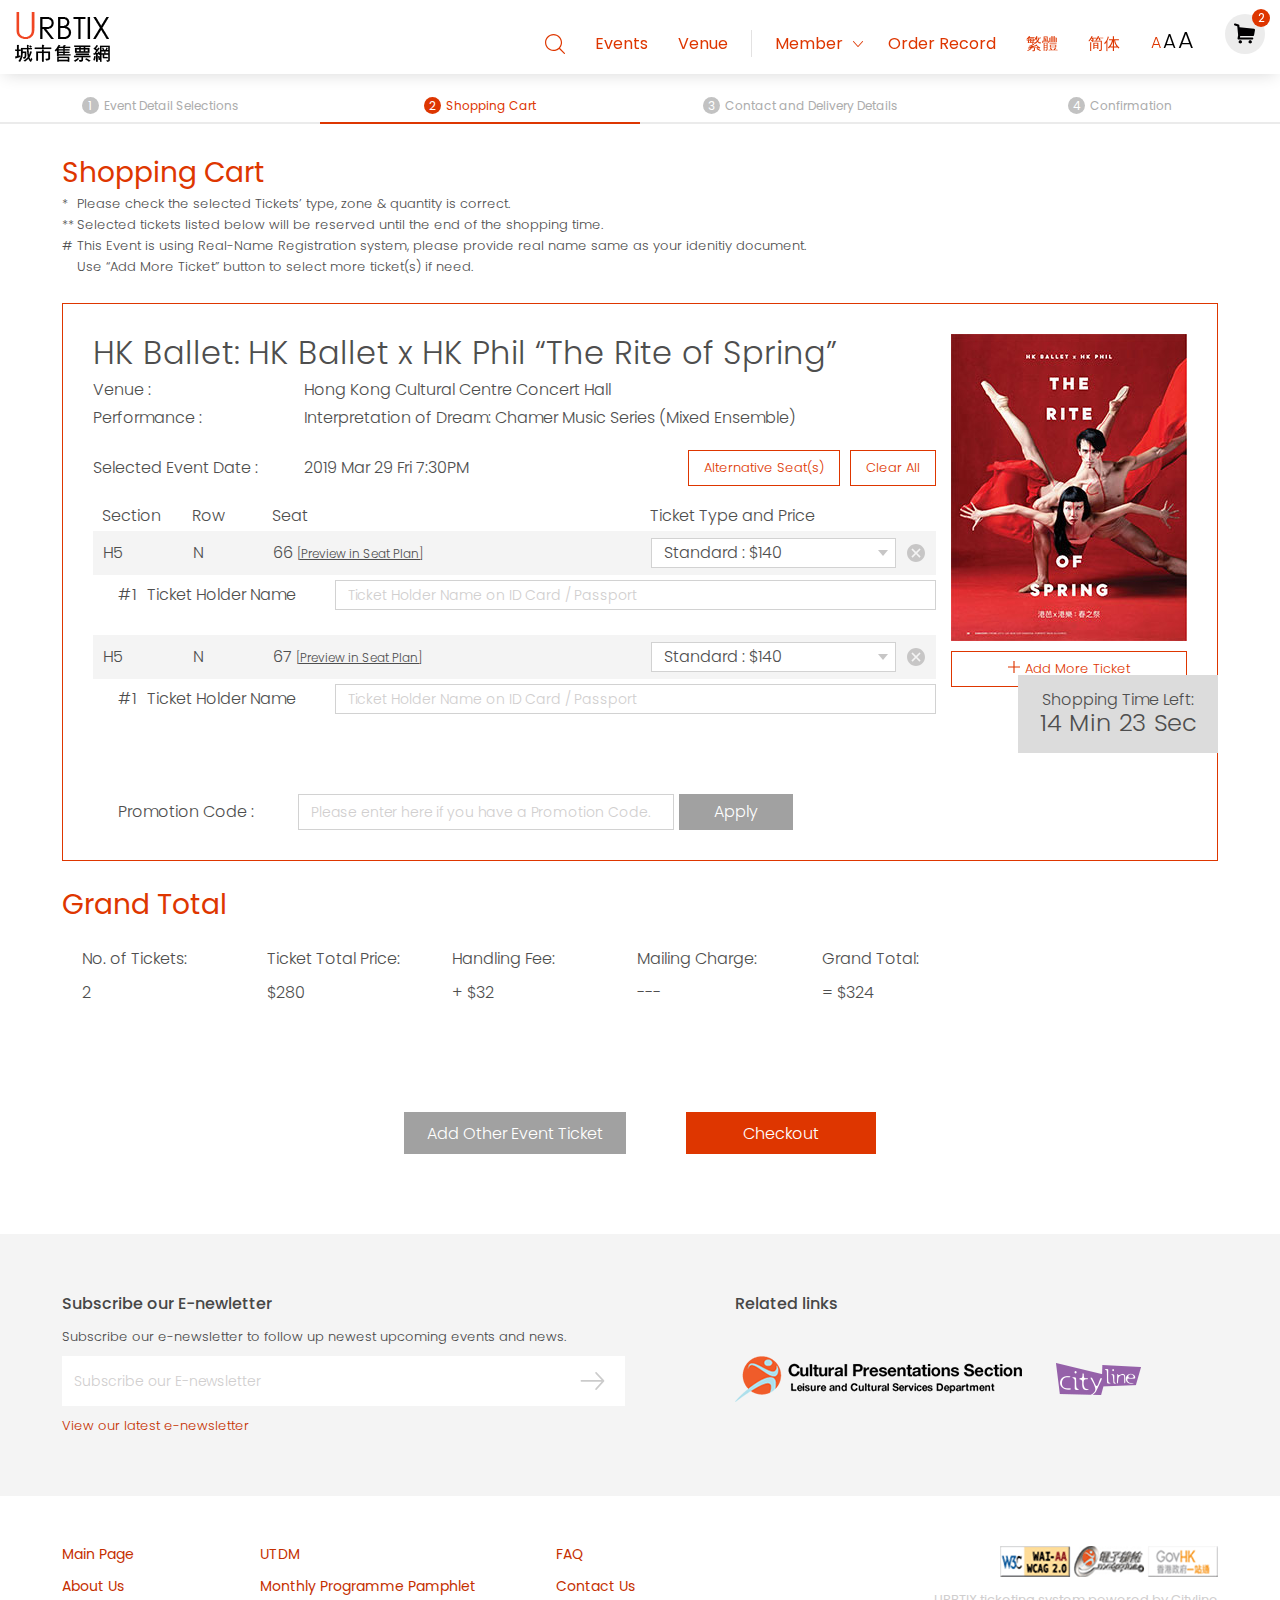
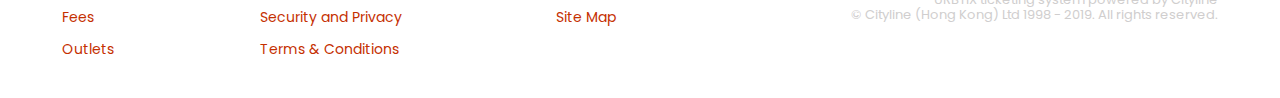
<file: page04.html>
<!DOCTYPE html>
<html>

<head>
    <meta charset="utf-8">
    <meta name="viewport" content="width=device-width, initial-scale=1.0">
    <title></title>
    <!-- Stylesheet -->
    <link rel="stylesheet" href="css/bootstrap.min.css">
    <link rel="stylesheet" href="css/all.min.css">
	<link rel="stylesheet" href="css/main.css"><!-- /.custom stylesheet -->
</head>

<body>

<div class="outer">

<header>
<div class="container">
<div class="row">
<nav class="navbar navbar-expand-lg navbar-light">
	<a class="navbar-brand" href="index.html"><img src="img/logo_urbtrix.png" class="img-fluid"></a>

	<button class="navbar-toggler" type="button" data-toggle="collapse" data-target="#navbarMain" aria-controls="navbarMain" aria-expanded="false" aria-label="Toggle navigation">
		<span class="navbar-toggler-icon"></span>
	</button>	

    <div class="mobilebar">
    	<a class="nav-link search" href="page07_advsearch2.html"><span></span></a>
		<a class="nav-link cart" href="page04.html"><span>2</span></a>
    </div>

	<div class="collapse navbar-collapse" id="navbarMain">
	<ul class="navbar-nav ml-auto">
		<li class="nav-item">
			<a class="nav-link search" href="page07_advsearch2.html"><span></span></a>
		</li>
		<li class="nav-item">
			<a class="nav-link" href="page_event.html">Events</a>
		</li>
		<li class="nav-item">
			<a class="nav-link" href="#">Venue</a>
		</li>
		<li>
			<div class="dropdown-divider"></div>
		</li>
		<li class="nav-item dropdown show">
			<a class="nav-link dropdown-toggle" href="#" id="navbarDropdown" role="button" data-toggle="dropdown" aria-haspopup="true" aria-expanded="true">Member</a>
			<div class="dropdown-menu show" aria-labelledby="navbarDropdown">
				<span>
					<a class="dropdown-item" href="Page09_SiginCreateaccount.html">Login</a>
					<a class="dropdown-item" href="Page10_PasswordEnquiry.html">Forget Password</a>
					<a class="dropdown-item" href="Page09_SiginCreateaccount.html">Register</a>
				</span>
			</div>
			<li class="nav-item">
				<a class="nav-link" href="#">Order Record</a>
			</li>
			<li class="nav-item lang">
				<a class="nav-link en active" href="#">EN</a><a class="nav-link tc" href="#">繁體</a><a class="nav-link sc" href="#">简体</a>
			</li>
			<li class="nav-item fsize">
            	<p class="name">Text Size:</p>
				<p class="btn-group btn-group-toggle" data-toggle="buttons">
				<label class="btn fsize_s shadow-none active">
					<input type="radio" name="options" id="" autocomplete="off" checked> A
				</label>
				<label class="btn fsize_m shadow-none">
					<input type="radio" name="options" id="" autocomplete="off"> A
				</label>
				<label class="btn fsize_l shadow-none">
					<input type="radio" name="options" id="" autocomplete="off"> A
				</label>
                </p>
			</li>
			<li class="nav-item">
				<a class="nav-link cart" href="page04.html"><span>2</span></a>
			</li>
		</li>
	</ul>
	</div>
</nav>
</div>	
</div>
</header>
	

<div class="purchase step2">

	<div class="stepbar">
		<div class="col-sm-6 step"><span>1</span>Event Detail Selections</div>
		<div class="col-sm-6 step active"><span>2</span>Shopping Cart</div>
		<div class="col-sm-6 step"><span>3</span>Contact and Delivery Details</div>
		<div class="col-sm-6 step"><span>4</span>Confirmation</div>
	</div>

	<div class="container">
		
		<div class="timer">
			<div class="container">
				<div class="timerbox">
					<div class="timerpos">
						<p>Shopping Time Left:<span>14 Min 23 Sec</span></p>
					</div>
				</div>
			</div>
		</div>
		
		<div class="shopcart">
			<h3 class="red">Shopping Cart</h3>
			<div class="note">
				<p><span>*</span>Please check the selected Tickets’ type, zone & quantity is correct. </p>
				<p><span>**</span>Selected tickets listed below will be reserved until the end of the shopping time.</p>
				<p><span>#</span>This Event is using Real-Name Registration system, please provide real name same as your idenitiy document.</p>
				<p>Use “Add More Ticket” button to select more ticket(s) if need.</p>
			</div>
		</div>
		
		<div class="eventbox">
			<div class="eventimg_box">
				<img src="img/eventimg.jpg" class="img-fluid">
				<p><button class="btn"><span class="icon_addmore"></span>Add More Ticket</button></p>
			</div>
			<div class="eventinfo_box">
				<h1>HK Ballet: HK Ballet x HK Phil “The Rite of Spring”</h1>
				<div class="eventinfo_row">
					<p class="name">Venue :</p>
					<p>Hong Kong Cultural Centre Concert Hall</p>
				</div>
				<div class="eventinfo_row">
					<p class="name">Performance :</p>
					<p>Interpretation of Dream: Chamer Music Series (Mixed Ensemble)</p>
				</div>
				<div class="eventinfo_row select">
					<p class="name">Selected Event Date :</p>
					<p class="action">
						<span>2019 Mar 29 Fri 7:30PM</span>
						<span>
							<button class="btn">Alternative Seat(s)</button><button class="btn">Clear All</button>
						</span>
					</p>
				</div>
				
				<div class="ticket">
					<div class="ticket_box">
                    	<div class="ticket_table">
							<table>
								<tr>
									<td class="row1">
		                                <table>
			                                <tr>
												<td class="t2">
													<p class="name">Section</p>
													<p class="value">H5</p>
												</td>
												<td class="t3">
													<p class="name">Row</p>
													<p class="value">N</p>
												</td>
											</tr>
		                                </table>
	                                </td>
	                                <td class="row2">
										<p class="name">Seat</p>
										<p class="value">66 <a href="javascript:;">[Preview in Seat Plan]</a></p>
									</td>
									<td class="row3">
										<p class="name">Ticket Type and Price</p>
										<p class="value action">
											<span class="selectbox">
												<select class="form-control">
													<option selected>Standard : $140</option>
													<option>Standard : $140</option>
												</select>
											</span>
											<button class="btn btn_delete"><span></span></button>
										</p>
									</td>
								</tr>
							</table>
						</div>
						
						<div class="ticket_holder">
							<p class="name"><span>#1</span> Ticket Holder Name</p>
							<input type="text" class="form-control" placeholder="Ticket Holder Name on ID Card / Passport">
						</div>
					</div>
                    
                    <div class="ticket_box">
                    	<div class="ticket_table">
						<table>
							<tr>
								<td class="row1">
	                                <table>
    	    	                        <tr>
											<td class="t2">
												<p class="name">Section</p>
												<p class="value">H5</p>
											</td>
											<td class="t3">
												<p class="name">Row</p>
												<p class="value">N</p>
											</td>
                                		</tr>
                                	</table>
                                </td>
								<td class="row2">
									<p class="name">Seat</p>
									<p class="value">67 <a href="javascript:;">[Preview in Seat Plan]</a></p>
								</td>
								<td class="row3">
									<p class="name">Ticket Type and Price</p>
									<p class="value action">
										<span class="selectbox">
											<select class="form-control">
												<option selected>Standard : $140</option>
												<option>Standard : $140</option>
											</select>
										</span>
										<button class="btn btn_delete"><span></span></button>
									</p>
								</td>
							</tr>
						</table>
						</div>
						
						<div class="ticket_holder">
							<p class="name"><span>#1</span> Ticket Holder Name</p>
							<input type="text" class="form-control" placeholder="Ticket Holder Name on ID Card / Passport">
						</div>
					</div>
							
				</div>

				
				<div class="promo_code">
					<p class="name">Promotion Code :</p>
					<p class="inputfield">
						<input type="text" class="form-control" placeholder="Please enter here if you have a Promotion Code.">
						<button class="btn btn_grey">Apply</button>
					</p>
				</div>
			
			</div>
		</div>

		<div class="total">
			<h3 class="red">Grand Total</h3>
			<div class="cal">
				<p><span class="name">No. of Tickets:</span><span class="num">2</span></p>
				<p><span class="name">Ticket Total Price:</span><span class="num">$280</span></p>
				<p><span class="name">Handling Fee:</span><span class="num">+ $32</span></p>
				<p><span class="name">Mailing Charge:</span><span class="num">---</span></p>
				<p><span class="name">Grand Total:</span><span class="num">= $324</span></p>
			</div>
		</div>
			
		<div class="btn_container">
			<div class="btnbox">
				<a href="javascript:;" class="btn btn_grey">Add Other Event Ticket</a>
			</div>
			<div class="btnbox">
				<a href="page05.html" class="btn">Checkout</a>
			</div>
		</div>

	</div>
	
</div>

	

	
<footer>
	<div class="footer_top">
		<div class="container">
		<div class="row">
			<div class="newsletter col-lg-6 ">
				<p class="head">Subscribe our E-newletter</p>
				<p class="note">Subscribe our e-newsletter to follow up newest upcoming events and news.</p>
				<div class="input-group">
					<input type="text" class="form-control" placeholder="Subscribe our E-newsletter">
					<div class="input-group-append">
						<button class="btn" type="button"></button>
					</div>
				</div>
				<p class="note"><a href="javascript:;">View our latest e-newsletter</a></p>
			</div>
			<div class="related_links col-lg-6">
				<p class="head">Related links</p>
				<a href="javascript:;"><img src="img/logo_lcsd.png" class="img-fluid"></a>
				<a href="javascript:;"><img src="img/logo_cityline.png" class="img-fluid"></a>
			</div>
		</div>
		</div>
	</div>
	<div class="footer_btm">
		<div class="container">
		<div class="row">
			<div class="col-lg-2 col-md-4 flinks">
				<p><a href="javascript:;">Main Page</a></p>
				<p><a href="javascript:;">About Us</a></p>
				<p><a href="javascript:;">Fees</a></p>
				<p><a href="javascript:;">Outlets</a></p>
			</div>
			<div class="col-lg-3 col-md-5 flinks">
				<p><a href="javascript:;">UTDM</a></p>
				<p><a href="javascript:;">Monthly Programme Pamphlet</a></p>
				<p><a href="javascript:;">Security and Privacy</a></p>
				<p><a href="javascript:;">Terms & Conditions</a></p>
			</div>
			<div class="col-lg-2 col-md-3 flinks">
				<p><a href="javascript:;">FAQ</a></p>
				<p><a href="javascript:;">Contact Us</a></p>
				<p><a href="javascript:;">Site Map</a></p>
			</div>
			<div class="col-lg-5 col-md-12 copyright">
				<p><img src="img/logo_gov.png" class="img-fluid"></p>
				<p>URBTIX ticketing system powered by Cityline<br>© Cityline (Hong Kong) Ltd 1998 - 2019. All rights reserved.</p>
			</div>
		</div>
		</div>
	</div>
</footer>

</div><!-- outer end -->

<!-- Scripts -->
<script src="js/jquery-3.3.1.min.js"></script>
<script src="js/popper.min.js"></script>
<script src="js/bootstrap.min.js"></script>
<script src="js/custom.js"></script>
	
</body>

</html>
</file>
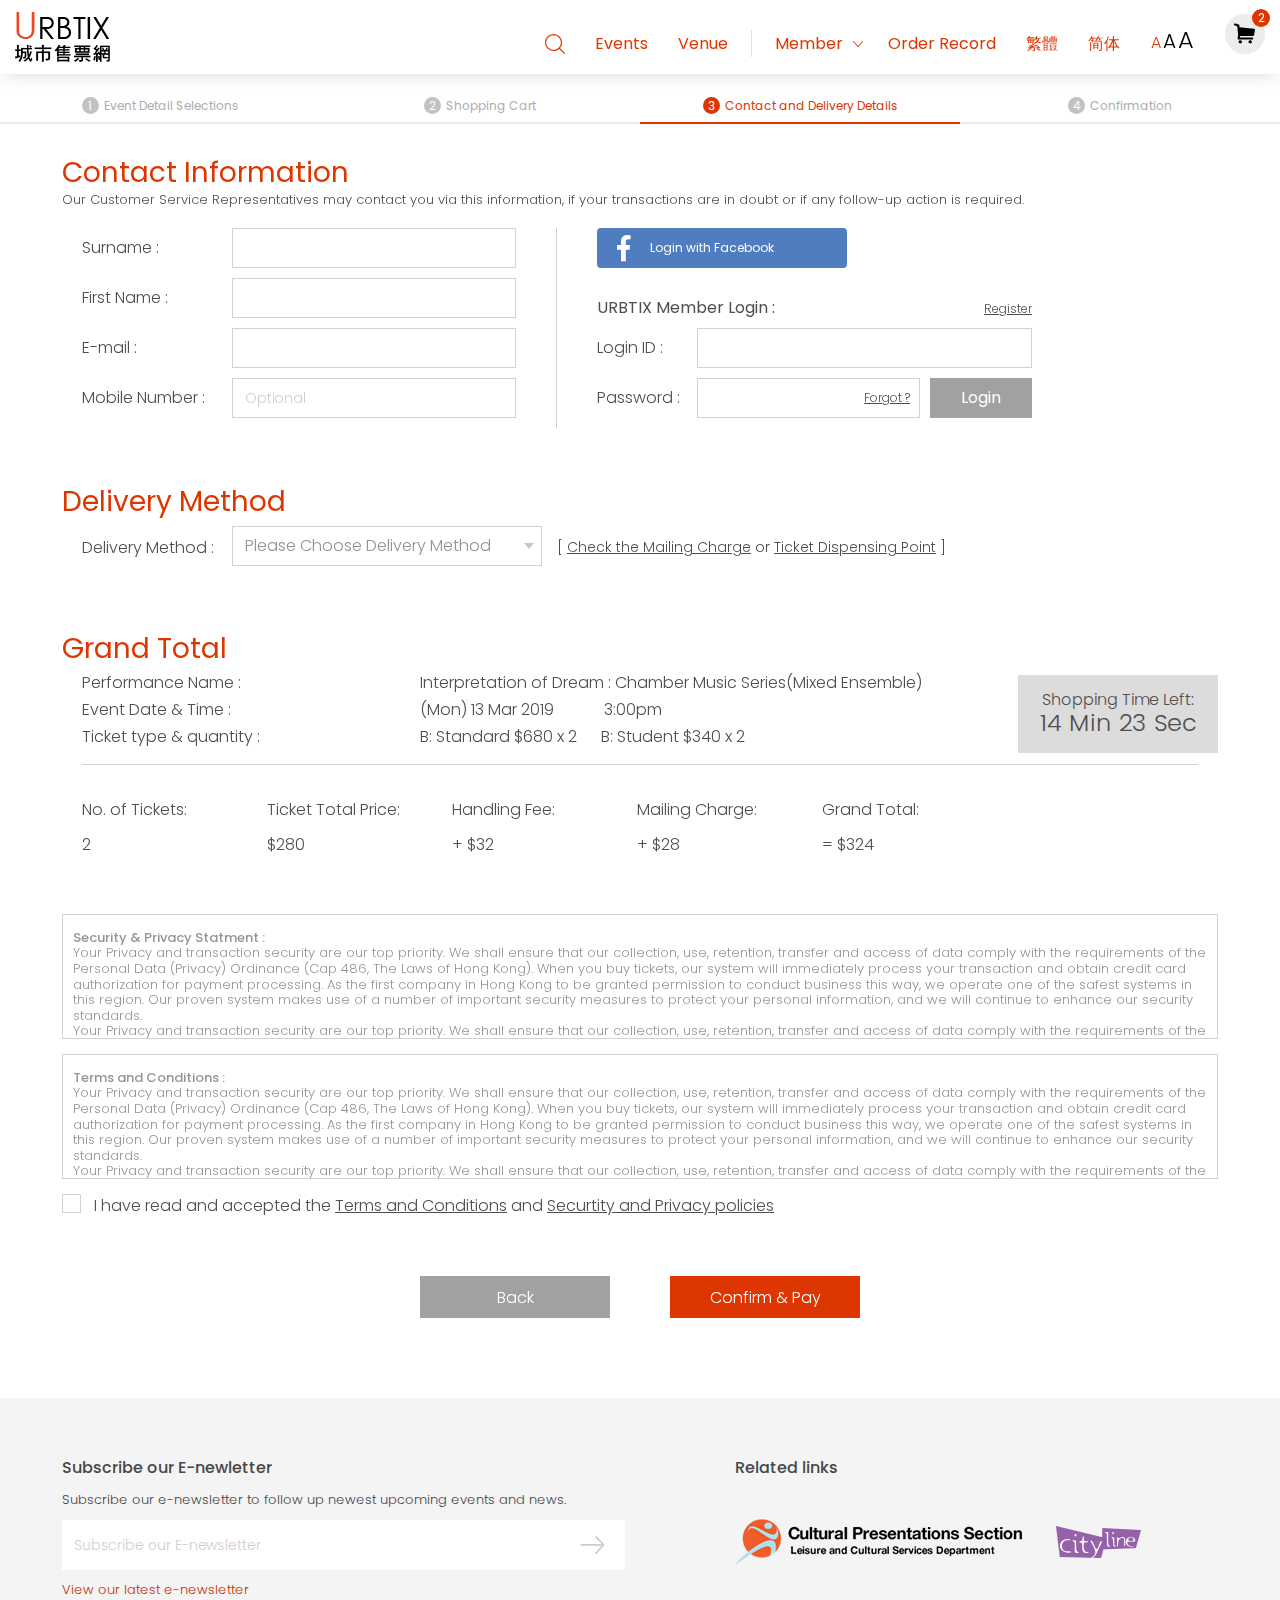
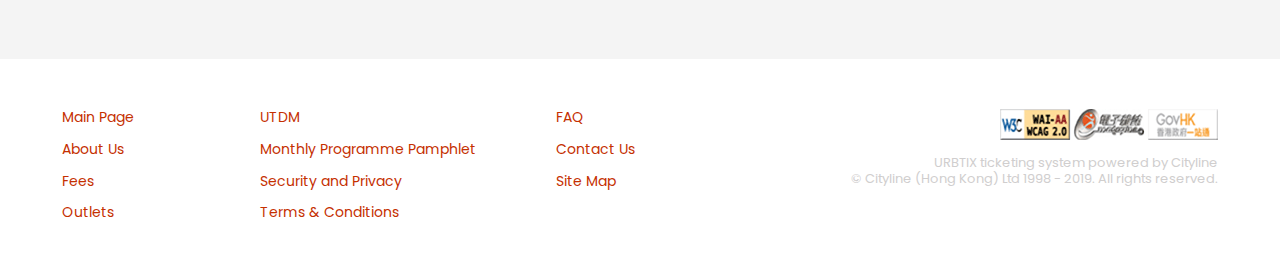
<file: page05.html>
<!DOCTYPE html>
<html>

<head>
    <meta charset="utf-8">
    <meta name="viewport" content="width=device-width, initial-scale=1.0">
    <title></title>
    <!-- Stylesheet -->
    <link rel="stylesheet" href="css/bootstrap.min.css">
    <link rel="stylesheet" href="css/all.min.css">
	<link rel="stylesheet" href="css/main.css"><!-- /.custom stylesheet -->
</head>

<body>

<div class="outer">

<header>
<div class="container">
<div class="row">
<nav class="navbar navbar-expand-lg navbar-light">
	<a class="navbar-brand" href="index.html"><img src="img/logo_urbtrix.png" class="img-fluid"></a>
    
	<button class="navbar-toggler" type="button" data-toggle="collapse" data-target="#navbarMain" aria-controls="navbarMain" aria-expanded="false" aria-label="Toggle navigation">
	   <span class="navbar-toggler-icon"></span>
	</button>
    
    <div class="mobilebar">
    	<a class="nav-link search" href="page07_advsearch2.html"><span></span></a>
		<a class="nav-link cart" href="page04.html"><span>2</span></a>
    </div>

	<div class="collapse navbar-collapse" id="navbarMain">
	<ul class="navbar-nav ml-auto">
		<li class="nav-item">
			<a class="nav-link search" href="page07_advsearch2.html"><span></span></a>
		</li>
		<li class="nav-item">
			<a class="nav-link" href="page_event.html">Events</a>
		</li>
		<li class="nav-item">
			<a class="nav-link" href="#">Venue</a>
		</li>
		<li>
			<div class="dropdown-divider"></div>
		</li>
		<li class="nav-item dropdown show">
			<a class="nav-link dropdown-toggle" href="#" id="navbarDropdown" role="button" data-toggle="dropdown" aria-haspopup="true" aria-expanded="true">Member</a>
			<div class="dropdown-menu show" aria-labelledby="navbarDropdown">
				<span>
					<a class="dropdown-item" href="Page09_SiginCreateaccount.html">Login</a>
					<a class="dropdown-item" href="Page10_PasswordEnquiry.html">Forget Password</a>
					<a class="dropdown-item" href="Page09_SiginCreateaccount.html">Register</a>
				</span>
			</div>
			<li class="nav-item">
				<a class="nav-link" href="#">Order Record</a>
			</li>
			<li class="nav-item lang">
				<a class="nav-link en active" href="#">EN</a><a class="nav-link tc" href="#">繁體</a><a class="nav-link sc" href="#">简体</a>
			</li>
			<li class="nav-item fsize">
            	<p class="name">Text Size:</p>
				<p class="btn-group btn-group-toggle" data-toggle="buttons">
				<label class="btn fsize_s shadow-none active">
					<input type="radio" name="options" id="" autocomplete="off" checked> A
				</label>
				<label class="btn fsize_m shadow-none">
					<input type="radio" name="options" id="" autocomplete="off"> A
				</label>
				<label class="btn fsize_l shadow-none">
					<input type="radio" name="options" id="" autocomplete="off"> A
				</label>
                </p>
			</li>
			<li class="nav-item">
				<a class="nav-link cart" href="page04.html"><span>2</span></a>
			</li>
		</li>
	</ul>
	</div>
</nav>
</div>	
</div>
</header>
	

<div class="purchase step3">

	<div class="stepbar">
		<div class="col-sm-6 step"><span>1</span>Event Detail Selections</div>
		<div class="col-sm-6 step"><span>2</span>Shopping Cart</div>
		<div class="col-sm-6 step active"><span>3</span>Contact and Delivery Details</div>
		<div class="col-sm-6 step"><span>4</span>Confirmation</div>
	</div>

	<div class="container">
		
		<div class="timer">
			<div class="container">
				<div class="timerbox">
					<div class="timerpos">
						<p>Shopping Time Left:<span>14 Min 23 Sec</span></p>
					</div>
				</div>
			</div>
		</div>
		
		<div class="contact">
			<h3 class="red">Contact Information</h3>
			<p class="head_note">Our Customer Service Representatives may contact you via this information, if your transactions are in doubt or if any follow-up action is required.</p>
            <div class="infobox">
        		<div class="info customer">
					<form>
					<table>
						<tr>
							<td>Surname :</td>
							<td><input type="text" class="form-control" id="surname" value=""></td>
						</tr>
						<tr>
							<td>First Name :</td>
							<td><input type="text" class="form-control" id="firstname" value=""></td>
						</tr>
						<tr>
							<td>E-mail :</td>
							<td><input type="email" class="form-control" id="email" value=""></td>
						</tr>
						<tr>
							<td>Mobile Number :</td>
							<td><input type="text" class="form-control" id="mobile" value="" placeholder="Optional"></td>
						</tr>
					</table>
					</form>
            	</div>
            	<div class="info login">
					<form>
                    <div class="login_fb"><a href="javascript:;"><i class="fab fa-facebook-f"></i>Login with Facebook</a></div>
                    <div class="login_member"><span>URBTIX Member Login :</span><span><a href="javascript:;">Register</a></span></div>
					<table>
						<tr>
							<td>Login ID :</td>
							<td><input type="text" class="form-control" id="loginid" value=""></td>
						</tr>
						<tr>
							<td>Password :</td>
							<td class="password_row">
                            	<span>
                                	<input type="password" class="form-control" id="password" value="">
                                    <a href="javascript:;">Forgot ?</a>
								</span>
                                <button class="btn_grey">Login</button></td>
						</tr>
					</table>
					</form>
            	</div>
			</div>
        </div>

		<div class="delivery">
			<h3 class="red">Delivery Method</h3>
            <div class="infobox">
            	<div class="method">
            	<table>
                	<tr>
                    	<td>Delivery Method :</td>
                    	<td>
	                        <span class="selectbox">
							<select class="form-control">
								<option selected>Please Choose Delivery Method</option>
							</select>
							</span>
                        </td>                        
                    </tr>
                </table>
                </div>
	            <div class="method">
					<p class="link">[ <a href="javascript:;">Check the Mailing Charge</a> or <a href="javascript:;">Ticket Dispensing Point</a> ]</p>
				</div>                    
			</div>                
		</div>
        
		<div class="total">
			<h3 class="red">Grand Total</h3>
            <div class="infobox">
            	<div class="pfm">
	            <table>
      		      	<tr>
            	    	<td>Performance Name :</td>
                		<td>Interpretation of Dream : Chamber Music Series(Mixed Ensemble) </td>                    
	                </tr>
    	            <tr>
        	        	<td>Event Date & Time : </td>
            	    	<td><span class="date">(Mon) 13 Mar 2019</span>3:00pm</td>                    
	                </tr>
    	            <tr>
        	        	<td>Ticket type & quantity :</td>
            	    	<td>
                	    	<span class="ticket">B: Standard $680 x 2</span>
                    	    <span class="ticket">B: Student $340 x 2</span>
						</td>                    
    	            </tr>
        	    </table>
                </div>
            </div>
			<div class="cal">
				<p><span class="name">No. of Tickets:</span><span class="num">2</span></p>
				<p><span class="name">Ticket Total Price:</span><span class="num">$280</span></p>
				<p><span class="name">Handling Fee:</span><span class="num">+ $32</span></p>
				<p><span class="name">Mailing Charge:</span><span class="num">+ $28</span></p>
				<p><span class="name">Grand Total:</span><span class="num">= $324</span></p>
			</div>
		</div>
        
        <div class="scrollbox">
            <p><b>Security & Privacy Statment :</b></p>
            <p>Your Privacy and transaction security are our top priority. We shall ensure that our collection, use, retention, transfer and access of data comply with the requirements of the Personal Data (Privacy) Ordinance (Cap 486, The Laws of Hong Kong). When you buy tickets, our system will immediately process your transaction and obtain credit card authorization for payment processing. As the first company in Hong Kong to be granted permission to conduct business this way, we operate one of the safest systems in this region. Our proven system makes use of a number of important security measures to protect your personal information, and we will continue to enhance our security standards.</p>
            <p>Your Privacy and transaction security are our top priority. We shall ensure that our collection, use, retention, transfer and access of data comply with the requirements of the Personal Data (Privacy) Ordinance (Cap 486, The Laws of Hong Kong). When you buy tickets, our system will immediately process your transaction and obtain credit card authorization for payment processing. As the first company in Hong Kong to be granted permission to conduct business this way, we operate one of the safest systems in this region. Our proven system makes use of a number of important security measures to protect your personal information, and we will continue to enhance our security standards.</p>
        </div>

		<div class="scrollbox">
            <p><b>Terms and Conditions :</b></p>
            <p>Your Privacy and transaction security are our top priority. We shall ensure that our collection, use, retention, transfer and access of data comply with the requirements of the Personal Data (Privacy) Ordinance (Cap 486, The Laws of Hong Kong). When you buy tickets, our system will immediately process your transaction and obtain credit card authorization for payment processing. As the first company in Hong Kong to be granted permission to conduct business this way, we operate one of the safest systems in this region. Our proven system makes use of a number of important security measures to protect your personal information, and we will continue to enhance our security standards.</p>
            <p>Your Privacy and transaction security are our top priority. We shall ensure that our collection, use, retention, transfer and access of data comply with the requirements of the Personal Data (Privacy) Ordinance (Cap 486, The Laws of Hong Kong). When you buy tickets, our system will immediately process your transaction and obtain credit card authorization for payment processing. As the first company in Hong Kong to be granted permission to conduct business this way, we operate one of the safest systems in this region. Our proven system makes use of a number of important security measures to protect your personal information, and we will continue to enhance our security standards.</p>
        </div>
        
        <div class="checkbox">
        	<input type="checkbox" name="checkbox_tnc" value="" id="checkbox_tnc"/><label for="checkbox_tnc"><i></i><span>I have read and accepted the <a href="javascript:;">Terms and Conditions</a> and <a href="javascript:;">Securtity and Privacy policies</a></span></label> 
        </div>        
			
		<div class="btn_container">
			<div class="btnbox">
				<a href="javascript:;" class="btn btn_grey">Back</a>
			</div>
			<div class="btnbox">
				<a href="page06.html" class="btn">Confirm & Pay</a>
			</div>
		</div>

	</div>
	
</div>

	

	
<footer>
	<div class="footer_top">
		<div class="container">
		<div class="row">
			<div class="newsletter col-lg-6 ">
				<p class="head">Subscribe our E-newletter</p>
				<p class="note">Subscribe our e-newsletter to follow up newest upcoming events and news.</p>
				<div class="input-group">
					<input type="text" class="form-control" placeholder="Subscribe our E-newsletter">
					<div class="input-group-append">
						<button class="btn" type="button"></button>
					</div>
				</div>
				<p class="note"><a href="javascript:;">View our latest e-newsletter</a></p>
			</div>
			<div class="related_links col-lg-6">
				<p class="head">Related links</p>
				<a href="javascript:;"><img src="img/logo_lcsd.png" class="img-fluid"></a>
				<a href="javascript:;"><img src="img/logo_cityline.png" class="img-fluid"></a>
			</div>
		</div>
		</div>
	</div>
	<div class="footer_btm">
		<div class="container">
		<div class="row">
			<div class="col-lg-2 col-md-4 flinks">
				<p><a href="javascript:;">Main Page</a></p>
				<p><a href="javascript:;">About Us</a></p>
				<p><a href="javascript:;">Fees</a></p>
				<p><a href="javascript:;">Outlets</a></p>
			</div>
			<div class="col-lg-3 col-md-5 flinks">
				<p><a href="javascript:;">UTDM</a></p>
				<p><a href="javascript:;">Monthly Programme Pamphlet</a></p>
				<p><a href="javascript:;">Security and Privacy</a></p>
				<p><a href="javascript:;">Terms & Conditions</a></p>
			</div>
			<div class="col-lg-2 col-md-3 flinks">
				<p><a href="javascript:;">FAQ</a></p>
				<p><a href="javascript:;">Contact Us</a></p>
				<p><a href="javascript:;">Site Map</a></p>
			</div>
			<div class="col-lg-5 col-md-12 copyright">
				<p><img src="img/logo_gov.png" class="img-fluid"></p>
				<p>URBTIX ticketing system powered by Cityline<br>© Cityline (Hong Kong) Ltd 1998 - 2019. All rights reserved.</p>
			</div>
		</div>
		</div>
	</div>
</footer>

</div><!-- outer end -->

<!-- Scripts -->
<script src="js/jquery-3.3.1.min.js"></script>
<script src="js/popper.min.js"></script>
<script src="js/bootstrap.min.js"></script>
<script src="js/custom.js"></script>
	
</body>

</html>
</file>
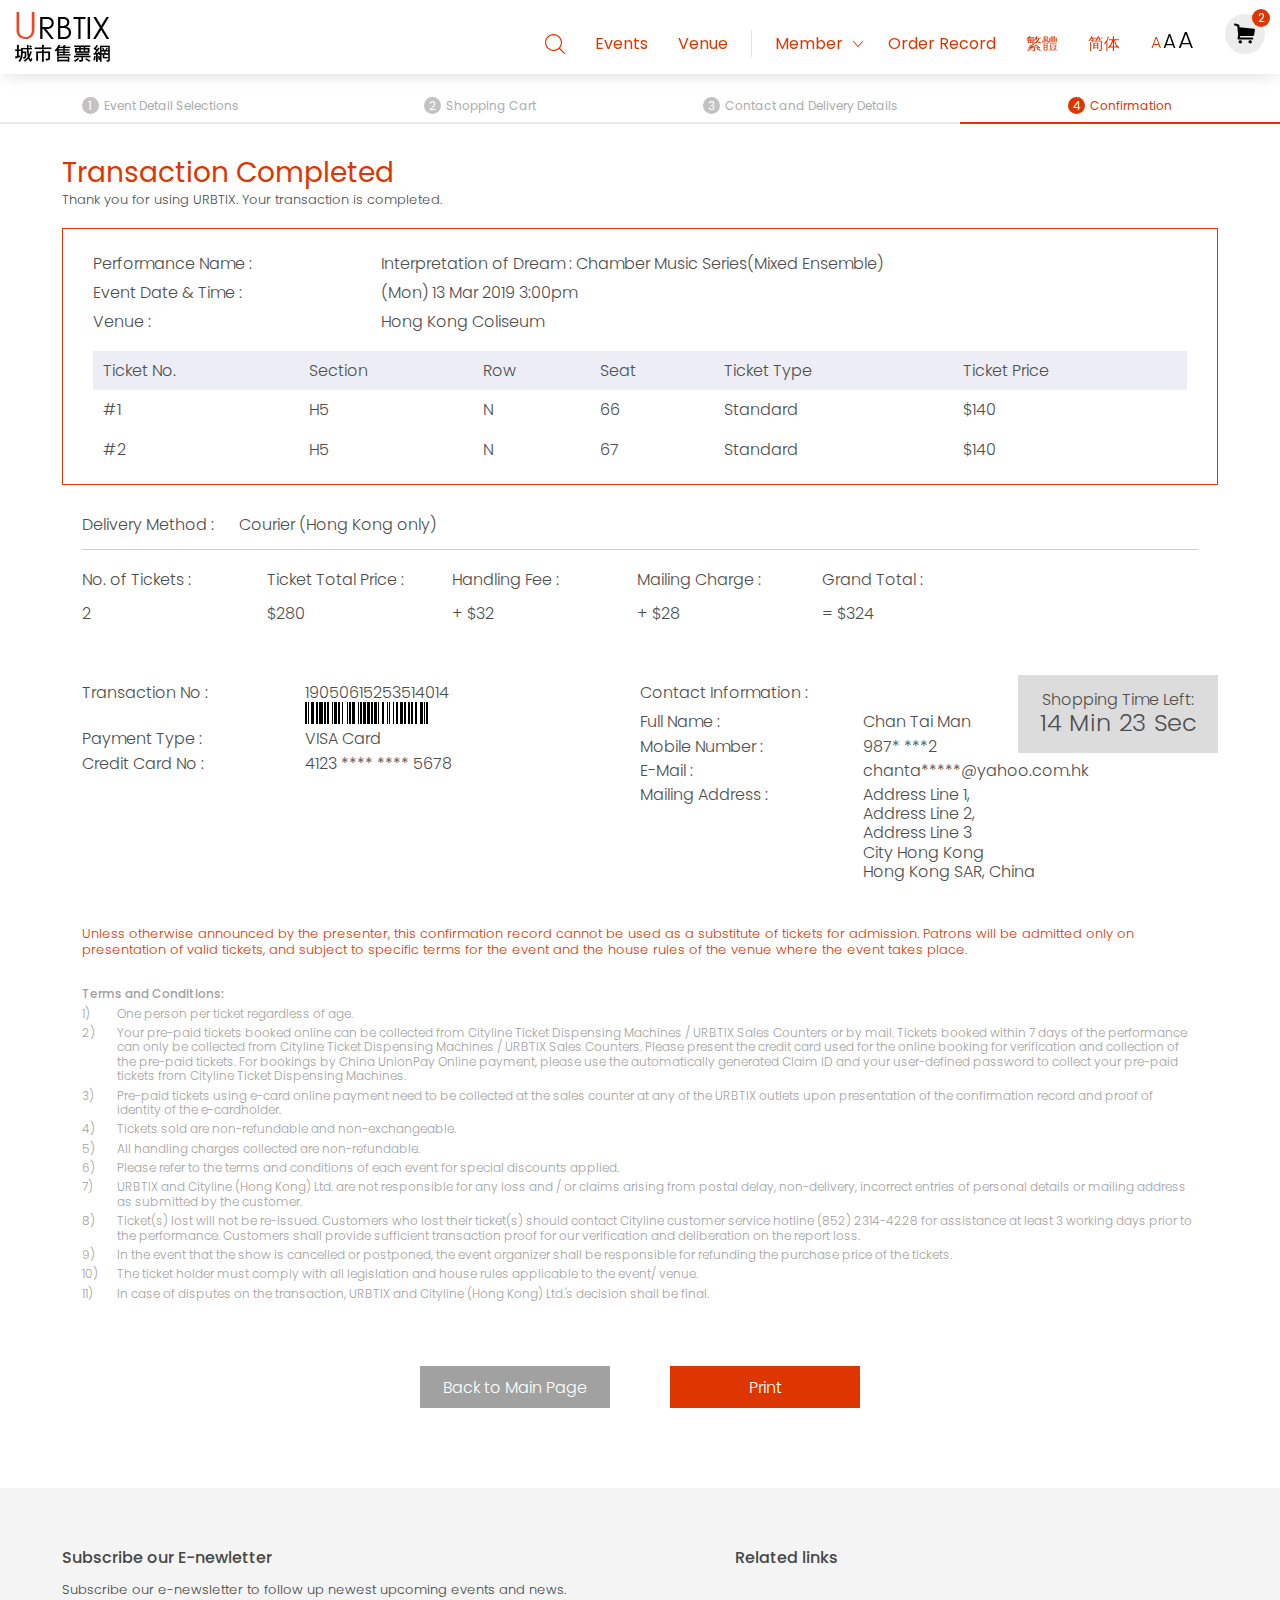
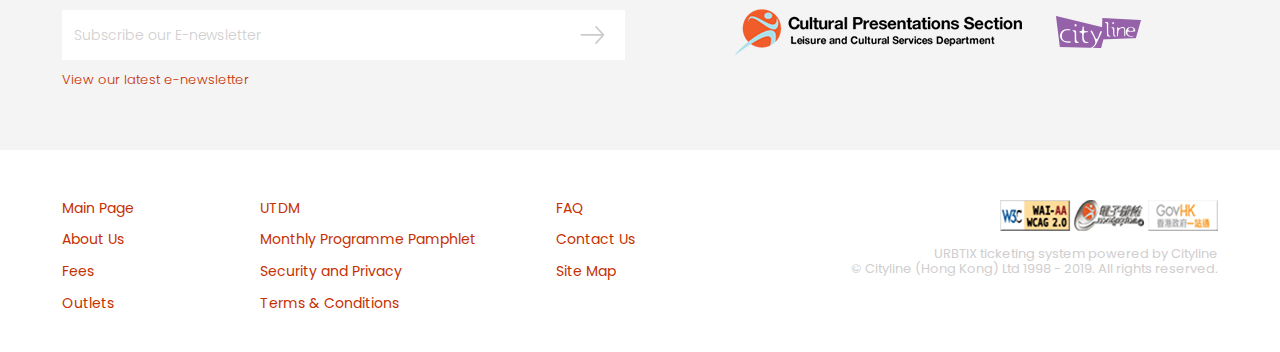
<file: page06.html>
<!DOCTYPE html>
<html>

<head>
    <meta charset="utf-8">
    <meta name="viewport" content="width=device-width, initial-scale=1.0">
    <title></title>
    <!-- Stylesheet -->
    <link rel="stylesheet" href="css/bootstrap.min.css">
    <link rel="stylesheet" href="css/all.min.css">
	<link rel="stylesheet" href="css/main.css"><!-- /.custom stylesheet -->
</head>

<body>

<div class="outer">

<header>
<div class="container">
<div class="row">
<nav class="navbar navbar-expand-lg navbar-light">
	<a class="navbar-brand" href="index.html"><img src="img/logo_urbtrix.png" class="img-fluid"></a>
    
	<button class="navbar-toggler" type="button" data-toggle="collapse" data-target="#navbarMain" aria-controls="navbarMain" aria-expanded="false" aria-label="Toggle navigation">
	   <span class="navbar-toggler-icon"></span>
	</button>
    
    <div class="mobilebar">
    	<a class="nav-link search" href="page07_advsearch2.html"><span></span></a>
		<a class="nav-link cart" href="page04.html"><span>2</span></a>
    </div>

	<div class="collapse navbar-collapse" id="navbarMain">
	<ul class="navbar-nav ml-auto">
		<li class="nav-item">
			<a class="nav-link search" href="page07_advsearch2.html"><span></span></a>
		</li>
		<li class="nav-item">
			<a class="nav-link" href="page_event.html">Events</a>
		</li>
		<li class="nav-item">
			<a class="nav-link" href="#">Venue</a>
		</li>
		<li>
			<div class="dropdown-divider"></div>
		</li>
		<li class="nav-item dropdown show">
			<a class="nav-link dropdown-toggle" href="#" id="navbarDropdown" role="button" data-toggle="dropdown" aria-haspopup="true" aria-expanded="true">Member</a>
			<div class="dropdown-menu show" aria-labelledby="navbarDropdown">
				<span>
					<a class="dropdown-item" href="Page09_SiginCreateaccount.html">Login</a>
					<a class="dropdown-item" href="Page10_PasswordEnquiry.html">Forget Password</a>
					<a class="dropdown-item" href="Page09_SiginCreateaccount.html">Register</a>
				</span>
			</div>
			<li class="nav-item">
				<a class="nav-link" href="#">Order Record</a>
			</li>
			<li class="nav-item lang">
				<a class="nav-link en active" href="#">EN</a><a class="nav-link tc" href="#">繁體</a><a class="nav-link sc" href="#">简体</a>
			</li>
			<li class="nav-item fsize">
            	<p class="name">Text Size:</p>
				<p class="btn-group btn-group-toggle" data-toggle="buttons">
				<label class="btn fsize_s shadow-none active">
					<input type="radio" name="options" id="" autocomplete="off" checked> A
				</label>
				<label class="btn fsize_m shadow-none">
					<input type="radio" name="options" id="" autocomplete="off"> A
				</label>
				<label class="btn fsize_l shadow-none">
					<input type="radio" name="options" id="" autocomplete="off"> A
				</label>
                </p>
			</li>
			<li class="nav-item">
				<a class="nav-link cart" href="page04.html"><span>2</span></a>
			</li>
		</li>
	</ul>
	</div>
</nav>
</div>	
</div>
</header>
	

<div class="purchase step4">

	<div class="stepbar">
		<div class="col-sm-6 step"><span>1</span>Event Detail Selections</div>
		<div class="col-sm-6 step"><span>2</span>Shopping Cart</div>
		<div class="col-sm-6 step"><span>3</span>Contact and Delivery Details</div>
		<div class="col-sm-6 step active"><span>4</span>Confirmation</div>
	</div>

	<div class="container">
		
		<div class="timer">
			<div class="container">
				<div class="timerbox">
					<div class="timerpos">
						<p>Shopping Time Left:<span>14 Min 23 Sec</span></p>
					</div>
				</div>
			</div>
		</div>
		
		<div class="transaction">
			<h3 class="red">Transaction Completed</h3>
			<p class="head_note">Thank you for using URBTIX. Your transaction is completed.</p>
			<div class="transaction_box">
				<div class="pfm">
	            <table>
      		      	<tr>
            	    	<td>Performance Name :</td>
                		<td>Interpretation of Dream : Chamber Music Series(Mixed Ensemble) </td>                    
	                </tr>
    	            <tr>
        	        	<td>Event Date & Time : </td>
            	    	<td>(Mon) 13 Mar 2019 3:00pm</td>                    
	                </tr>
    	            <tr>
        	        	<td>Venue :</td>
            	    	<td>Hong Kong Coliseum</td>                    
    	            </tr>
        	    </table>
                </div>
				
				<div class="ticket table-responsive">
				<table>
					<thead>
					<tr>
						<th>Ticket No.</th>
						<th>Section</th>
						<th>Row</th>
						<th>Seat</th>
						<th>Ticket Type</th>
						<th>Ticket Price</th>
					</tr>
					</thead>
					
					<tbody>
      		      	<tr>
            	    	<td>#1</td>
                		<td>H5</td>
						<td>N</td>
                		<td>66</td>
						<td>Standard</td>
                		<td>$140</td>
	                </tr>
					<tr>
            	    	<td>#2</td>
                		<td>H5</td>
						<td>N</td>
                		<td>67</td>
						<td>Standard</td>
                		<td>$140</td>
	                </tr>
					</tbody>
        	    </table>
				</div>
			</div>
        </div>
        
		<div class="total">
            <div class="infobox">
            	<div class="method"><span class="name">Delivery Method :</span>Courier (Hong Kong only)</div>                    
            </div>
			<div class="cal">
				<p><span class="name">No. of Tickets :</span><span class="num">2</span></p>
				<p><span class="name">Ticket Total Price :</span><span class="num">$280</span></p>
				<p><span class="name">Handling Fee :</span><span class="num">+ $32</span></p>
				<p><span class="name">Mailing Charge :</span><span class="num">+ $28</span></p>
				<p><span class="name">Grand Total :</span><span class="num">= $324</span></p>
			</div>
            <div class="infobox">
            	<div class="transaction_info">
            	<div class="info">
	            	<table>
                    	<tr>
                        	<td>Transaction No :</td>
                        	<td>19050615253514014<div class="barcode"><img src="img/barcode.png" class="img-fluid"></div></td>
                        </tr>
                        <tr>
                        	<td>Payment Type :</td>
                        	<td>VISA Card</td>
                        </tr>
                        <tr>
                        	<td>Credit Card No :</td>
                        	<td>4123  ****  ****  5678</td>
                        </tr>
	                </table>
				</div>
				<div class="info">
                	<p class="name">Contact Information :</p>
	            	<table>
                    	<tr>
                        	<td>Full Name :</td>
                        	<td>Chan Tai Man</td>
                        </tr>
                        <tr>
                        	<td>Mobile Number :</td>
                        	<td>987* ***2</td>
                        </tr>
                        <tr>
                        	<td>E-Mail :</td>
                        	<td>chanta*****@yahoo.com.hk</td>
                        </tr>
                        <tr>
                        	<td>Mailing Address :</td>
                        	<td>Address Line 1,<br>Address Line 2,<br>Address Line 3<br>City Hong Kong<br>Hong Kong SAR, China</td>
                        </tr>
	                </table>
				</div>
                </div>                                    
            </div>
		</div>
        
        <div class="tncbox">
        	<div class="infobox">
	        	<p class="note">Unless otherwise announced by the presenter, this confirmation record cannot be used as a substitute of tickets for admission. Patrons will be admitted only on presentation of valid tickets, and subject to specific terms for the event and the house rules of the venue where the event takes place.</p>
            
    	    	<p class="name">Terms and Conditions:</p>
        		<ul>
	            	<li><span>1)</span>One person per ticket regardless of age.</li>
    	        	<li><span>2)</span>Your pre-paid tickets booked online can be collected from Cityline Ticket Dispensing Machines / URBTIX Sales Counters or by mail. Tickets booked within 7 days of the performance can only be collected from Cityline Ticket Dispensing Machines / URBTIX Sales Counters. Please present the credit card used for the online booking for verification and collection of the pre-paid tickets. For bookings by China UnionPay Online payment, please use the automatically generated Claim ID and your user-defined password to collect your pre-paid tickets from Cityline Ticket Dispensing Machines.</li>
	            	<li><span>3)</span>Pre-paid tickets using e-card online payment need to be collected at the sales counter at any of the URBTIX outlets upon presentation of the confirmation record and proof of identity of the e-cardholder.</li>
    	        	<li><span>4)</span>Tickets sold are non-refundable and non-exchangeable.</li>
        	    	<li><span>5)</span>All handling charges collected are non-refundable.</li>
            		<li><span>6)</span>Please refer to the terms and conditions of each event for special discounts applied.</li>
	            	<li><span>7)</span>URBTIX and Cityline (Hong Kong) Ltd. are not responsible for any loss and / or claims arising from postal delay, non-delivery, incorrect entries of personal details or mailing address as submitted by the customer.</li>
    	        	<li><span>8)</span>Ticket(s) lost will not be re-issued. Customers who lost their ticket(s) should contact Cityline customer service hotline (852) 2314-4228 for assistance at least 3 working days prior to the performance. Customers shall provide sufficient transaction proof for our verification and deliberation on the report loss.</li>
        	    	<li><span>9)</span>In the event that the show is cancelled or postponed, the event organizer shall be responsible for refunding the purchase price of the tickets.</li>
            		<li><span>10)</span>The ticket holder must comply with all legislation and house rules applicable to the event/ venue.</li>
               		<li><span>11)</span>In case of disputes on the transaction, URBTIX and Cityline (Hong Kong) Ltd.'s decision shall be final.</li>
	            </ul>
			</div>                
        </div>        
			
		<div class="btn_container">
			<div class="btnbox">
				<a href="index.html" class="btn btn_grey">Back to Main Page</a>
			</div>
			<div class="btnbox">
				<a href="javascript:window.print();" class="btn">Print</a>
			</div>
		</div>

	</div>
	
</div>

	

	
<footer>
	<div class="footer_top">
		<div class="container">
		<div class="row">
			<div class="newsletter col-lg-6 ">
				<p class="head">Subscribe our E-newletter</p>
				<p class="note">Subscribe our e-newsletter to follow up newest upcoming events and news.</p>
				<div class="input-group">
					<input type="text" class="form-control" placeholder="Subscribe our E-newsletter">
					<div class="input-group-append">
						<button class="btn" type="button"></button>
					</div>
				</div>
				<p class="note"><a href="javascript:;">View our latest e-newsletter</a></p>
			</div>
			<div class="related_links col-lg-6">
				<p class="head">Related links</p>
				<a href="javascript:;"><img src="img/logo_lcsd.png" class="img-fluid"></a>
				<a href="javascript:;"><img src="img/logo_cityline.png" class="img-fluid"></a>
			</div>
		</div>
		</div>
	</div>
	<div class="footer_btm">
		<div class="container">
		<div class="row">
			<div class="col-lg-2 col-md-4 flinks">
				<p><a href="javascript:;">Main Page</a></p>
				<p><a href="javascript:;">About Us</a></p>
				<p><a href="javascript:;">Fees</a></p>
				<p><a href="javascript:;">Outlets</a></p>
			</div>
			<div class="col-lg-3 col-md-5 flinks">
				<p><a href="javascript:;">UTDM</a></p>
				<p><a href="javascript:;">Monthly Programme Pamphlet</a></p>
				<p><a href="javascript:;">Security and Privacy</a></p>
				<p><a href="javascript:;">Terms & Conditions</a></p>
			</div>
			<div class="col-lg-2 col-md-3 flinks">
				<p><a href="javascript:;">FAQ</a></p>
				<p><a href="javascript:;">Contact Us</a></p>
				<p><a href="javascript:;">Site Map</a></p>
			</div>
			<div class="col-lg-5 col-md-12 copyright">
				<p><img src="img/logo_gov.png" class="img-fluid"></p>
				<p>URBTIX ticketing system powered by Cityline<br>© Cityline (Hong Kong) Ltd 1998 - 2019. All rights reserved.</p>
			</div>
		</div>
		</div>
	</div>
</footer>

</div><!-- outer end -->

<!-- Scripts -->
<script src="js/jquery-3.3.1.min.js"></script>
<script src="js/popper.min.js"></script>
<script src="js/bootstrap.min.js"></script>
<script src="js/custom.js"></script>
	
</body>

</html>
</file>
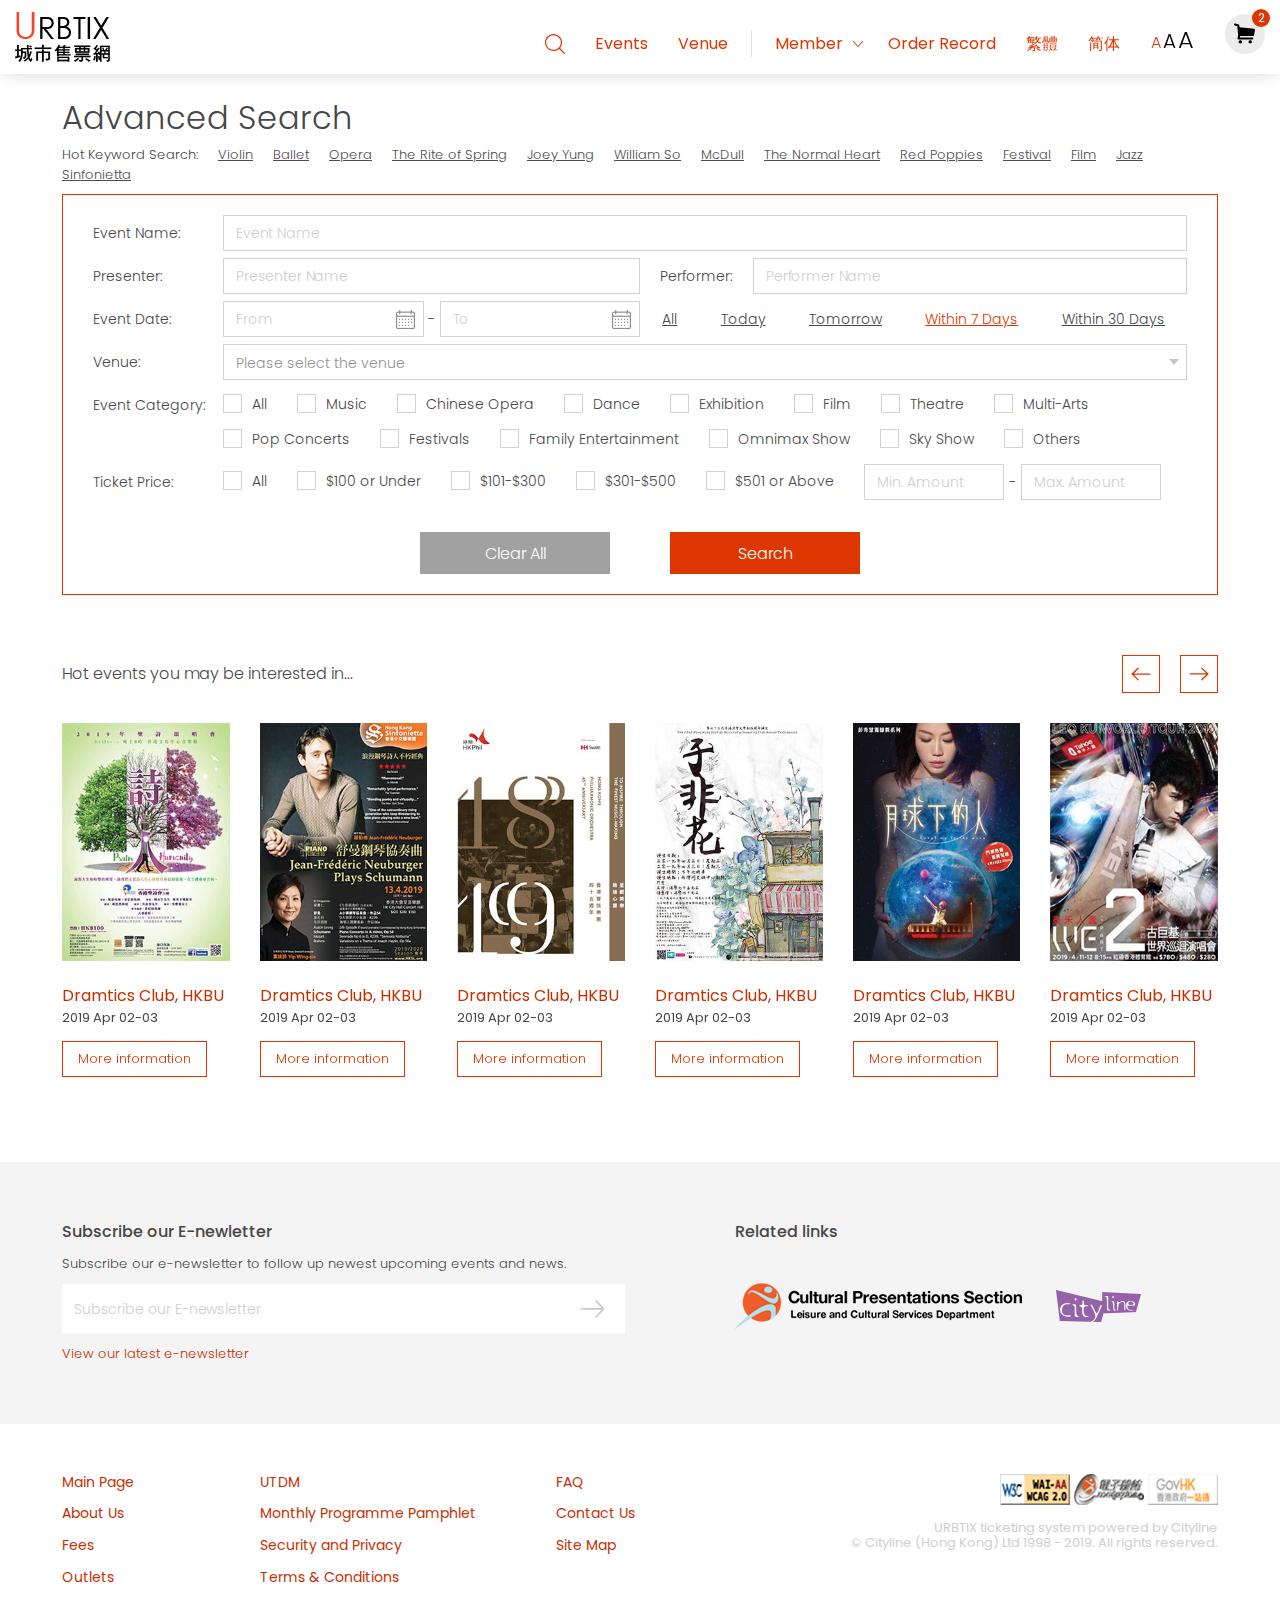
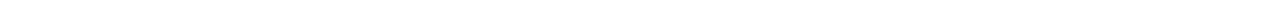
<file: page07_advsearch1.html>
<!DOCTYPE html>
<html>

<head>
    <meta charset="utf-8">
    <meta name="viewport" content="width=device-width, initial-scale=1.0">
    <title></title>
    <!-- Stylesheet -->
    <link rel="stylesheet" href="css/bootstrap.min.css">
    <link rel="stylesheet" href="css/all.min.css">
	<link rel="stylesheet" href="css/bootstrap-datepicker3.standalone.css">
	<link rel="stylesheet" href="css/main.css"><!-- /.custom stylesheet -->
</head>

<body>

<div class="outer">

<header>
<div class="container">
<div class="row">
<nav class="navbar navbar-expand-lg navbar-light">
	<a class="navbar-brand" href="index.html"><img src="img/logo_urbtrix.png" class="img-fluid"></a>

	<button class="navbar-toggler" type="button" data-toggle="collapse" data-target="#navbarMain" aria-controls="navbarMain" aria-expanded="false" aria-label="Toggle navigation">
		<span class="navbar-toggler-icon"></span>
	</button>	

    <div class="mobilebar">
    	<a class="nav-link search" href="page07_advsearch2.html"><span></span></a>
		<a class="nav-link cart" href="page04.html"><span>2</span></a>
    </div>

	<div class="collapse navbar-collapse" id="navbarMain">
	<ul class="navbar-nav ml-auto">
		<li class="nav-item">
			<a class="nav-link search" href="page07_advsearch2.html"><span></span></a>
		</li>
		<li class="nav-item">
			<a class="nav-link" href="page_event.html">Events</a>
		</li>
		<li class="nav-item">
			<a class="nav-link" href="#">Venue</a>
		</li>
		<li>
			<div class="dropdown-divider"></div>
		</li>
		<li class="nav-item dropdown show">
			<a class="nav-link dropdown-toggle" href="#" id="navbarDropdown" role="button" data-toggle="dropdown" aria-haspopup="true" aria-expanded="true">Member</a>
			<div class="dropdown-menu show" aria-labelledby="navbarDropdown">
				<span>
					<a class="dropdown-item" href="Page09_SiginCreateaccount.html">Login</a>
					<a class="dropdown-item" href="Page10_PasswordEnquiry.html">Forget Password</a>
					<a class="dropdown-item" href="Page09_SiginCreateaccount.html">Register</a>
				</span>
			</div>
			<li class="nav-item">
				<a class="nav-link" href="#">Order Record</a>
			</li>
			<li class="nav-item lang">
				<a class="nav-link en active" href="#">EN</a><a class="nav-link tc" href="#">繁體</a><a class="nav-link sc" href="#">简体</a>
			</li>
			<li class="nav-item fsize">
            	<p class="name">Text Size:</p>
				<p class="btn-group btn-group-toggle" data-toggle="buttons">
                <label class="btn fsize_s shadow-none active">
					<input type="radio" name="options" id="" autocomplete="off" checked> A
				</label>
				<label class="btn fsize_m shadow-none">
					<input type="radio" name="options" id="" autocomplete="off"> A
				</label>
				<label class="btn fsize_l shadow-none">
					<input type="radio" name="options" id="" autocomplete="off"> A
				</label>
                </p>
			</li>
			<li class="nav-item">
				<a class="nav-link cart" href="page04.html"><span>2</span></a>
			</li>
		</li>
	</ul>
	</div>
</nav>
</div>	
</div>
</header>
	
<div class="advsearch">
    <div class="container">
		<h1>Advanced Search</h1>
		<div class="hotsearch">
			<p>Hot Keyword Search:</p>
			<a href="javascript:;">Violin</a>
			<a href="javascript:;">Ballet</a>
			<a href="javascript:;">Opera</a>
			<a href="javascript:;">The Rite of Spring</a>
			<a href="javascript:;">Joey Yung</a>
			<a href="javascript:;">William So</a>
			<a href="javascript:;">McDull</a>
			<a href="javascript:;">The Normal Heart</a>
			<a href="javascript:;">Red Poppies</a>
			<a href="javascript:;">Festival</a>
			<a href="javascript:;">Film</a>
			<a href="javascript:;">Jazz</a>
			<a href="javascript:;">Sinfonietta</a>
		</div> 

		<div class="searchbox">
		
        	<div class="searchform">
				<ul>
					<li>
						<p><span class="name">Event Name:</span><input type="text" class="form-control" placeholder="Event Name"></p>
					</li>
					<li>
						<p><span class="name">Presenter:</span><input type="text" class="form-control" placeholder="Presenter Name"></p>
						<p><span class="name">Performer:</span><input type="text" class="form-control" placeholder="Performer Name"></p>						
					</li>
					<li>
						<p>
                        	<span class="name">Event Date:</span>
                            <span class="input-daterange input-group" id="eventdatepicker">
    							<input type="text" class="input-sm form-control" placeholder="From" name="start" />
    							<span class="input-group-addon">-</span>
    							<input type="text" class="input-sm form-control" placeholder="To" name="end" />
							</span>
						</p>
						<p class="select_eventperiod_btn btn-group btn-group-toggle d-flex" data-toggle="buttons">
							<label class="btn"><input type="radio" name="options" id="" autocomplete="off" checked="">All</label>
							<label class="btn"><input type="radio" name="options" id="" autocomplete="off">Today</label>
							<label class="btn"><input type="radio" name="options" id="" autocomplete="off">Tomorrow</label>
							<label class="btn active"><input type="radio" name="options" id="" autocomplete="off">Within 7 Days</label>
							<label class="btn"><input type="radio" name="options" id="" autocomplete="off">Within 30 Days</label>
						</p>
					</li>
					<li>
						<p>
							<span class="name">Venue:</span>
							<span class="selectbox">
								<select class="form-control">
									<option selected>Please select the venue</option>
									<option>The Hong Kong Polytechnic University</option>
									<option>The Hong Kong Polytechnic University</option>
									<option>The Hong Kong Polytechnic University</option>									
								</select>
							</span>
						</p>
					</li>
					<li>
						<p>
							<span class="name">Event Category:</span>
							<span class="checkbox_group">
								<span class="checkbox"><input type="checkbox" name="checkbox_allcat" value="" id="checkbox_allcat"><label for="checkbox_allcat"><i></i>All</label></span>
								<span class="checkbox"><input type="checkbox" name="checkbox_music" value="" id="checkbox_music"><label for="checkbox_music"><i></i>Music</label></span>
								<span class="checkbox"><input type="checkbox" name="checkbox_chinese_opera" value="" id="checkbox_chinese_opera"><label for="checkbox_chinese_opera"><i></i>Chinese Opera</label></span>
								<span class="checkbox"><input type="checkbox" name="checkbox_dance" value="" id="checkbox_dance"><label for="checkbox_dance"><i></i>Dance</label></span>
								<span class="checkbox"><input type="checkbox" name="checkbox_exhibition" value="" id="checkbox_exhibition"><label for="checkbox_exhibition"><i></i>Exhibition</label></span>
								<span class="checkbox"><input type="checkbox" name="checkbox_film" value="" id="checkbox_film"><label for="checkbox_film"><i></i>Film</label></span>
								<span class="checkbox"><input type="checkbox" name="checkbox_theatre" value="" id="checkbox_theatre"><label for="checkbox_theatre"><i></i>Theatre</label></span>
								<span class="checkbox"><input type="checkbox" name="checkbox_multi_arts" value="" id="checkbox_multi_arts"><label for="checkbox_multi_arts"><i></i>Multi-Arts</label></span>
								<span class="checkbox"><input type="checkbox" name="checkbox_pop_concerts" value="" id="checkbox_pop_concerts"><label for="checkbox_pop_concerts"><i></i>Pop Concerts</label></span>
								<span class="checkbox"><input type="checkbox" name="checkbox_festivals" value="" id="checkbox_festivals"><label for="checkbox_festivals"><i></i>Festivals</label></span>
								<span class="checkbox"><input type="checkbox" name="checkbox_family_entertainment" value="" id="checkbox_family_entertainment"><label for="checkbox_family_entertainment"><i></i>Family Entertainment</label></span>
								<span class="checkbox"><input type="checkbox" name="checkbox_omnimax_show" value="" id="checkbox_omnimax_show"><label for="checkbox_omnimax_show"><i></i>Omnimax Show</label></span>
								<span class="checkbox"><input type="checkbox" name="checkbox_sky_show" value="" id="checkbox_sky_show"><label for="checkbox_sky_show"><i></i>Sky Show</label></span>
								<span class="checkbox"><input type="checkbox" name="checkbox_" value="others" id="checkbox_others"><label for="checkbox_others"><i></i>Others</label></span>
							</span>
						</p>
					</li>
					<li>
						<p>
							<span class="name">Ticket Price:</span>
							<span class="checkbox_group">
								<span class="checkbox"><input type="radio" name="checkbox_price" value="" id="checkbox_allprice"><label for="checkbox_allprice"><i></i>All</label></span>
								<span class="checkbox"><input type="radio" name="checkbox_price" value="" id="checkbox_price1"><label for="checkbox_price1"><i></i>$100 or Under</label></span>
								<span class="checkbox"><input type="radio" name="checkbox_price" value="" id="checkbox_price2"><label for="checkbox_price2"><i></i>$101-$300</label></span>
								<span class="checkbox"><input type="radio" name="checkbox_price" value="" id="checkbox_price3"><label for="checkbox_price3"><i></i>$301-$500</label></span>
								<span class="checkbox"><input type="radio" name="checkbox_price" value="" id="checkbox_price4"><label for="checkbox_price4"><i></i>$501 or Above</label></span>
								<span class="minmax"><input type="text" class="form-control" placeholder="Min. Amount" id="minprice"><b>-</b><input type="text" class="form-control" placeholder="Max. Amount" id="maxprice"></span>
							</span>
						</p>
					</li>
				</ul>				
			</div>
			
	        <div class="btn_container">
				<div class="btnbox">
					<a href="javascript:;" class="btn btn_grey">Clear All</a>
				</div>
				<div class="btnbox">
					<a href="javascript:;" class="btn">Search</a>
				</div>
			</div>
			
    	</div>
		
		<div class="content interested hotevents">
			<div class="container">
			<div class="row">
				<h1>Hot events you may be interested in...
					<div class="controlbox">
						<a class="carousel-control-prev" href="#carouselInterested" role="button" data-slide="prev">
							<span class="carousel-control-prev-icon" aria-hidden="true"></span>
							<span class="sr-only">Previous</span></a><a class="carousel-control-next" href="#carouselInterested" role="button" data-slide="next">
							<span class="carousel-control-next-icon" aria-hidden="true"></span>
							<span class="sr-only">Next</span>
						</a>
					</div>
				</h1>

				<div class="contentbox">
					<div class="row">
					<div id="carouselInterested" class="carousel slide" data-ride="carousel" data-interval="false">
						<div class="carousel-inner">
							<div class="carousel-item active">
							<div class="events">
								<div class="showbox col-2">
									<div class="event_img">
										<a href="javascript:;"><img src="img/event/2d.jpg" class="img-fluid"></a>
									</div>
									<div class="event_shortinfo">
										<p class="event_name">Dramtics Club, HKBU</p>
										<p class="event_period">2019 Apr 02-03</p>
										<a href="javascript:;" class="btn">More information</a>
									</div>
								</div>
								<div class="showbox col-2">
									<div class="event_img">
										<a href="javascript:;"><img src="img/event/2e.jpg" class="img-fluid"></a>
									</div>
									<div class="event_shortinfo">
										<p class="event_name">Dramtics Club, HKBU</p>
										<p class="event_period">2019 Apr 02-03</p>
										<a href="javascript:;" class="btn">More information</a>
									</div>
								</div>
								<div class="showbox col-2">
									<div class="event_img">
										<a href="javascript:;"><img src="img/event/2f.jpg" class="img-fluid"></a>
									</div>
									<div class="event_shortinfo">
										<p class="event_name">Dramtics Club, HKBU</p>
										<p class="event_period">2019 Apr 02-03</p>
										<a href="javascript:;" class="btn">More information</a>
									</div>
								</div>
								<div class="showbox col-2">
									<div class="event_img">
										<a href="javascript:;"><img src="img/event/2a.jpg" class="img-fluid"></a>
									</div>
									<div class="event_shortinfo">
										<p class="event_name">Dramtics Club, HKBU</p>
										<p class="event_period">2019 Apr 02-03</p>
										<a href="javascript:;" class="btn">More information</a>
									</div>
								</div>
								<div class="showbox col-2">
									<div class="event_img">
										<a href="javascript:;"><img src="img/event/2b.jpg" class="img-fluid"></a>
									</div>
									<div class="event_shortinfo">
										<p class="event_name">Dramtics Club, HKBU</p>
										<p class="event_period">2019 Apr 02-03</p>
										<a href="javascript:;" class="btn">More information</a>
									</div>
								</div>
								<div class="showbox col-2">
									<div class="event_img">
										<a href="javascript:;"><img src="img/event/2c.jpg" class="img-fluid"></a>
									</div>
									<div class="event_shortinfo">
										<p class="event_name">Dramtics Club, HKBU</p>
										<p class="event_period">2019 Apr 02-03</p>
										<a href="javascript:;" class="btn">More information</a>
									</div>
								</div>
							</div>
							</div>
							<div class="carousel-item">
							<div class="events">
								<div class="showbox col-2">
									<div class="event_img">
										<a href="javascript:;"><img src="img/event/2d.jpg" class="img-fluid"></a>
									</div>
									<div class="event_shortinfo">
										<p class="event_name">Dramtics Club, HKBU</p>
										<p class="event_period">2019 Apr 02-03</p>
										<a href="javascript:;" class="btn">More information</a>
									</div>
								</div>
								<div class="showbox col-2">
									<div class="event_img">
										<a href="javascript:;"><img src="img/event/2e.jpg" class="img-fluid"></a>
									</div>
									<div class="event_shortinfo">
										<p class="event_name">Dramtics Club, HKBU</p>
										<p class="event_period">2019 Apr 02-03</p>
										<a href="javascript:;" class="btn">More information</a>
									</div>
								</div>
								<div class="showbox col-2">
									<div class="event_img">
										<a href="javascript:;"><img src="img/event/2f.jpg" class="img-fluid"></a>
									</div>
									<div class="event_shortinfo">
										<p class="event_name">Dramtics Club, HKBU</p>
										<p class="event_period">2019 Apr 02-03</p>
										<a href="javascript:;" class="btn">More information</a>
									</div>
								</div>
								<div class="showbox col-2">
									<div class="event_img">
										<a href="javascript:;"><img src="img/event/2a.jpg" class="img-fluid"></a>
									</div>
									<div class="event_shortinfo">
										<p class="event_name">Dramtics Club, HKBU</p>
										<p class="event_period">2019 Apr 02-03</p>
										<a href="javascript:;" class="btn">More information</a>
									</div>
								</div>
								<div class="showbox col-2">
									<div class="event_img">
										<a href="javascript:;"><img src="img/event/2b.jpg" class="img-fluid"></a>
									</div>
									<div class="event_shortinfo">
										<p class="event_name">Dramtics Club, HKBU</p>
										<p class="event_period">2019 Apr 02-03</p>
										<a href="javascript:;" class="btn">More information</a>
									</div>
								</div>
								<div class="showbox col-2">
									<div class="event_img">
										<a href="javascript:;"><img src="img/event/2c.jpg" class="img-fluid"></a>
									</div>
									<div class="event_shortinfo">
										<p class="event_name">Dramtics Club, HKBU</p>
										<p class="event_period">2019 Apr 02-03</p>
										<a href="javascript:;" class="btn">More information</a>
									</div>
								</div>
							</div>
							</div>
							<div class="carousel-item">
							<div class="events">
								<div class="showbox col-2">
									<div class="event_img">
										<a href="javascript:;"><img src="img/event/2d.jpg" class="img-fluid"></a>
									</div>
									<div class="event_shortinfo">
										<p class="event_name">Dramtics Club, HKBU</p>
										<p class="event_period">2019 Apr 02-03</p>
										<a href="javascript:;" class="btn">More information</a>
									</div>
								</div>
								<div class="showbox col-2">
									<div class="event_img">
										<a href="javascript:;"><img src="img/event/2e.jpg" class="img-fluid"></a>
									</div>
									<div class="event_shortinfo">
										<p class="event_name">Dramtics Club, HKBU</p>
										<p class="event_period">2019 Apr 02-03</p>
										<a href="javascript:;" class="btn">More information</a>
									</div>
								</div>
								<div class="showbox col-2">
									<div class="event_img">
										<a href="javascript:;"><img src="img/event/2f.jpg" class="img-fluid"></a>
									</div>
									<div class="event_shortinfo">
										<p class="event_name">Dramtics Club, HKBU</p>
										<p class="event_period">2019 Apr 02-03</p>
										<a href="javascript:;" class="btn">More information</a>
									</div>
								</div>
								<div class="showbox col-2">
									<div class="event_img">
										<a href="javascript:;"><img src="img/event/2a.jpg" class="img-fluid"></a>
									</div>
									<div class="event_shortinfo">
										<p class="event_name">Dramtics Club, HKBU</p>
										<p class="event_period">2019 Apr 02-03</p>
										<a href="javascript:;" class="btn">More information</a>
									</div>
								</div>
								<div class="showbox col-2">
									<div class="event_img">
										<a href="javascript:;"><img src="img/event/2b.jpg" class="img-fluid"></a>
									</div>
									<div class="event_shortinfo">
										<p class="event_name">Dramtics Club, HKBU</p>
										<p class="event_period">2019 Apr 02-03</p>
										<a href="javascript:;" class="btn">More information</a>
									</div>
								</div>
								<div class="showbox col-2">
									<div class="event_img">
										<a href="javascript:;"><img src="img/event/2c.jpg" class="img-fluid"></a>
									</div>
									<div class="event_shortinfo">
										<p class="event_name">Dramtics Club, HKBU</p>
										<p class="event_period">2019 Apr 02-03</p>
										<a href="javascript:;" class="btn">More information</a>
									</div>
								</div>
							</div>
							</div>
						</div>
					</div>
					</div>
				</div>
			</div>
			</div>
			</div>
    </div>
</div>

	
<footer>
	<div class="footer_top">
		<div class="container">
		<div class="row">
			<div class="newsletter col-lg-6 ">
				<p class="head">Subscribe our E-newletter</p>
				<p class="note">Subscribe our e-newsletter to follow up newest upcoming events and news.</p>
				<div class="input-group">
					<input type="text" class="form-control" placeholder="Subscribe our E-newsletter">
					<div class="input-group-append">
						<button class="btn" type="button"></button>
					</div>
				</div>
				<p class="note"><a href="javascript:;">View our latest e-newsletter</a></p>
			</div>
			<div class="related_links col-lg-6">
				<p class="head">Related links</p>
				<a href="javascript:;"><img src="img/logo_lcsd.png" class="img-fluid"></a>
				<a href="javascript:;"><img src="img/logo_cityline.png" class="img-fluid"></a>
			</div>
		</div>
		</div>
	</div>
	<div class="footer_btm">
		<div class="container">
		<div class="row">
			<div class="col-lg-2 col-md-4 flinks">
				<p><a href="javascript:;">Main Page</a></p>
				<p><a href="javascript:;">About Us</a></p>
				<p><a href="javascript:;">Fees</a></p>
				<p><a href="javascript:;">Outlets</a></p>
			</div>
			<div class="col-lg-3 col-md-5 flinks">
				<p><a href="javascript:;">UTDM</a></p>
				<p><a href="javascript:;">Monthly Programme Pamphlet</a></p>
				<p><a href="javascript:;">Security and Privacy</a></p>
				<p><a href="javascript:;">Terms & Conditions</a></p>
			</div>
			<div class="col-lg-2 col-md-3 flinks">
				<p><a href="javascript:;">FAQ</a></p>
				<p><a href="javascript:;">Contact Us</a></p>
				<p><a href="javascript:;">Site Map</a></p>
			</div>
			<div class="col-lg-5 col-md-12 copyright">
				<p><img src="img/logo_gov.png" class="img-fluid"></p>
				<p>URBTIX ticketing system powered by Cityline<br>© Cityline (Hong Kong) Ltd 1998 - 2019. All rights reserved.</p>
			</div>
		</div>
		</div>
	</div>
</footer>

</div><!-- outer end -->

<!-- Scripts -->
<script src="js/jquery-3.3.1.min.js"></script>
<script src="js/popper.min.js"></script>
<script src="js/bootstrap.min.js"></script>
<script src="js/bootstrap-datepicker.min.js"></script>
<script src="js/locales/bootstrap-datepicker.en-HK.min.js"></script>
<script src="js/locales/bootstrap-datepicker.zh-TW.min.js"></script>
<script src="js/locales/bootstrap-datepicker.zh-CN.min.js"></script>
<script src="js/custom.js"></script>

</body>

</html>
</file>
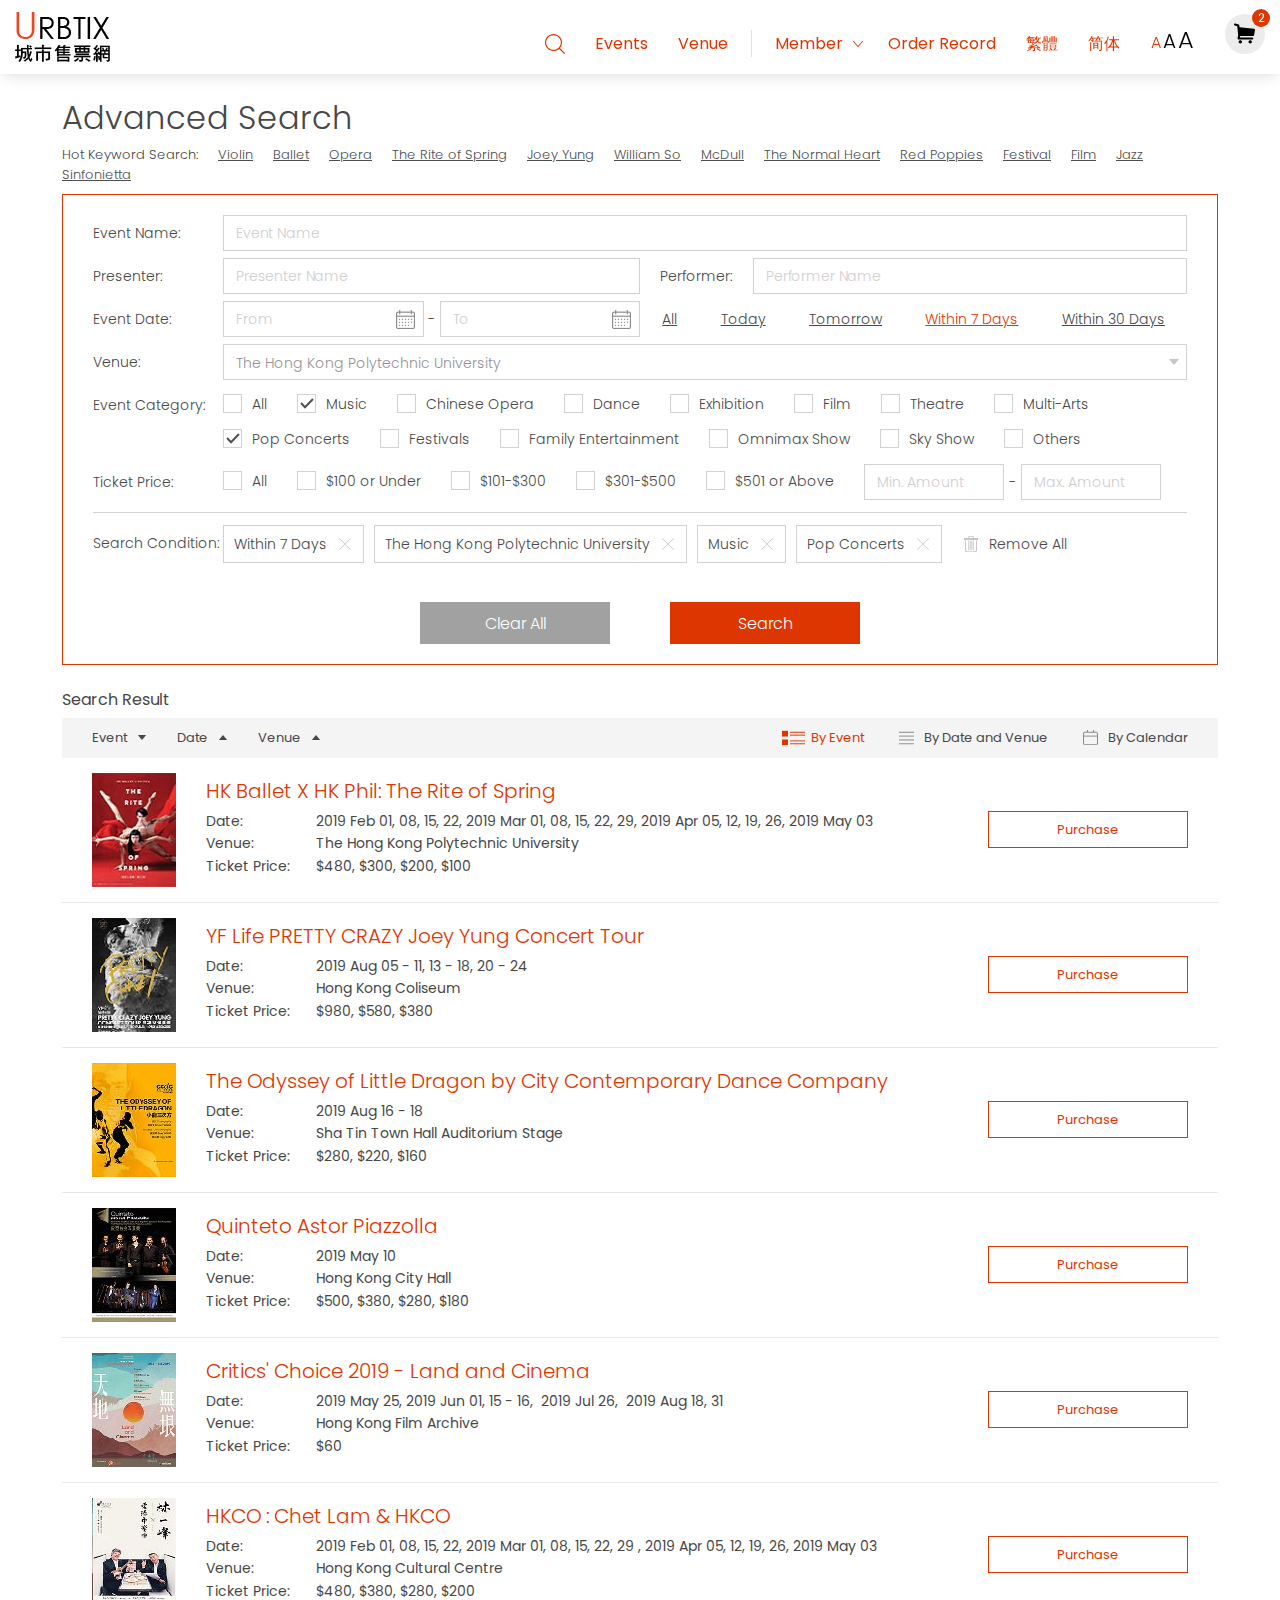
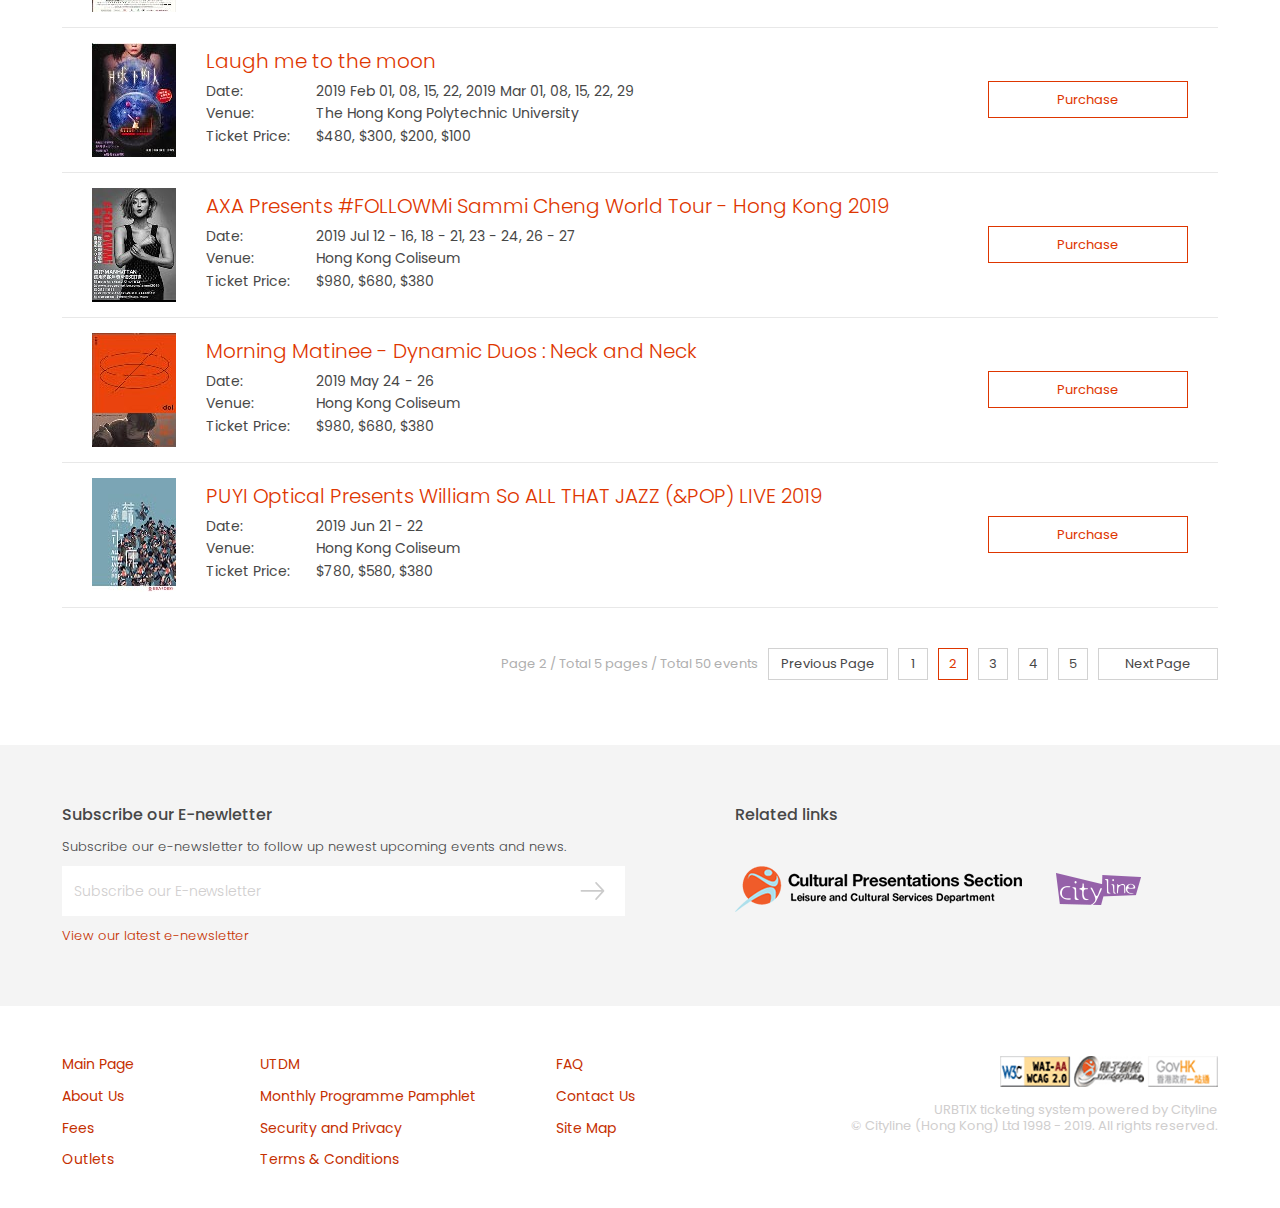
<file: page07_advsearch2.html>
<!DOCTYPE html>
<html>

<head>
    <meta charset="utf-8">
    <meta name="viewport" content="width=device-width, initial-scale=1.0">
    <title></title>
    <!-- Stylesheet -->
    <link rel="stylesheet" href="css/bootstrap.min.css">
    <link rel="stylesheet" href="css/all.min.css">
	<link rel="stylesheet" href="css/bootstrap-datepicker3.standalone.css">
	<link rel="stylesheet" href="css/main.css"><!-- /.custom stylesheet -->
</head>

<body>

<div class="outer">

<header>
<div class="container">
<div class="row">
<nav class="navbar navbar-expand-lg navbar-light">
	<a class="navbar-brand" href="index.html"><img src="img/logo_urbtrix.png" class="img-fluid"></a>

	<button class="navbar-toggler" type="button" data-toggle="collapse" data-target="#navbarMain" aria-controls="navbarMain" aria-expanded="false" aria-label="Toggle navigation">
		<span class="navbar-toggler-icon"></span>
	</button>	

    <div class="mobilebar">
    	<a class="nav-link search" href="page07_advsearch2.html"><span></span></a>
		<a class="nav-link cart" href="page04.html"><span>2</span></a>
    </div>

	<div class="collapse navbar-collapse" id="navbarMain">
	<ul class="navbar-nav ml-auto">
		<li class="nav-item">
			<a class="nav-link search" href="page07_advsearch2.html"><span></span></a>
		</li>
		<li class="nav-item">
			<a class="nav-link" href="page_event.html">Events</a>
		</li>
		<li class="nav-item">
			<a class="nav-link" href="#">Venue</a>
		</li>
		<li>
			<div class="dropdown-divider"></div>
		</li>
		<li class="nav-item dropdown show">
			<a class="nav-link dropdown-toggle" href="#" id="navbarDropdown" role="button" data-toggle="dropdown" aria-haspopup="true" aria-expanded="true">Member</a>
			<div class="dropdown-menu show" aria-labelledby="navbarDropdown">
				<span>
					<a class="dropdown-item" href="Page09_SiginCreateaccount.html">Login</a>
					<a class="dropdown-item" href="Page10_PasswordEnquiry.html">Forget Password</a>
					<a class="dropdown-item" href="Page09_SiginCreateaccount.html">Register</a>
				</span>
			</div>
			<li class="nav-item">
				<a class="nav-link" href="#">Order Record</a>
			</li>
			<li class="nav-item lang">
				<a class="nav-link en active" href="#">EN</a><a class="nav-link tc" href="#">繁體</a><a class="nav-link sc" href="#">简体</a>
			</li>
			<li class="nav-item fsize">
            	<p class="name">Text Size:</p>
				<p class="btn-group btn-group-toggle" data-toggle="buttons">
                <label class="btn fsize_s shadow-none active">
					<input type="radio" name="options" id="" autocomplete="off" checked> A
				</label>
				<label class="btn fsize_m shadow-none">
					<input type="radio" name="options" id="" autocomplete="off"> A
				</label>
				<label class="btn fsize_l shadow-none">
					<input type="radio" name="options" id="" autocomplete="off"> A
				</label>
                </p>
			</li>
			<li class="nav-item">
				<a class="nav-link cart" href="page04.html"><span>2</span></a>
			</li>
		</li>
	</ul>
	</div>
</nav>
</div>	
</div>
</header>
	
<div class="advsearch">
    <div class="container">
		<h1>Advanced Search</h1>
		<div class="hotsearch">
			<p>Hot Keyword Search:</p>
			<a href="javascript:;">Violin</a>
			<a href="javascript:;">Ballet</a>
			<a href="javascript:;">Opera</a>
			<a href="javascript:;">The Rite of Spring</a>
			<a href="javascript:;">Joey Yung</a>
			<a href="javascript:;">William So</a>
			<a href="javascript:;">McDull</a>
			<a href="javascript:;">The Normal Heart</a>
			<a href="javascript:;">Red Poppies</a>
			<a href="javascript:;">Festival</a>
			<a href="javascript:;">Film</a>
			<a href="javascript:;">Jazz</a>
			<a href="javascript:;">Sinfonietta</a>
		</div> 

		<div class="searchbox">
		
        	<div class="searchform">
				<ul>
					<li>
						<p><span class="name">Event Name:</span><input type="text" class="form-control" placeholder="Event Name"></p>
					</li>
					<li>
						<p><span class="name">Presenter:</span><input type="text" class="form-control" placeholder="Presenter Name"></p>
						<p><span class="name">Performer:</span><input type="text" class="form-control" placeholder="Performer Name"></p>						
					</li>
					<li>
						<p>
                        	<span class="name">Event Date:</span>
                            <span class="input-daterange input-group" id="eventdatepicker">
    							<input type="text" class="input-sm form-control" placeholder="From" name="start" />
    							<span class="input-group-addon">-</span>
    							<input type="text" class="input-sm form-control" placeholder="To" name="end" />
							</span>
						</p>
						<p class="select_eventperiod_btn btn-group btn-group-toggle d-flex" data-toggle="buttons">
							<label class="btn"><input type="radio" name="options" id="" autocomplete="off" checked="">All</label>
							<label class="btn"><input type="radio" name="options" id="" autocomplete="off">Today</label>
							<label class="btn"><input type="radio" name="options" id="" autocomplete="off">Tomorrow</label>
							<label class="btn active"><input type="radio" name="options" id="" autocomplete="off">Within 7 Days</label>
							<label class="btn"><input type="radio" name="options" id="" autocomplete="off">Within 30 Days</label>
						</p>
					</li>
					<li>
						<p>
							<span class="name">Venue:</span>
							<span class="selectbox">
								<select class="form-control">
									<option >Please select the venue</option>
									<option selected>The Hong Kong Polytechnic University</option>
									<option>The Hong Kong Polytechnic University</option>
									<option>The Hong Kong Polytechnic University</option>									
								</select>
							</span>
						</p>
					</li>
					<li>
						<p>
							<span class="name">Event Category:</span>
							<span class="checkbox_group">
								<span class="checkbox"><input type="checkbox" name="checkbox_allcat" value="" id="checkbox_allcat"><label for="checkbox_allcat"><i></i>All</label></span>
								<span class="checkbox"><input type="checkbox" name="checkbox_music" value="" id="checkbox_music" checked><label for="checkbox_music"><i></i>Music</label></span>
								<span class="checkbox"><input type="checkbox" name="checkbox_chinese_opera" value="" id="checkbox_chinese_opera"><label for="checkbox_chinese_opera"><i></i>Chinese Opera</label></span>
								<span class="checkbox"><input type="checkbox" name="checkbox_dance" value="" id="checkbox_dance"><label for="checkbox_dance"><i></i>Dance</label></span>
								<span class="checkbox"><input type="checkbox" name="checkbox_exhibition" value="" id="checkbox_exhibition"><label for="checkbox_exhibition"><i></i>Exhibition</label></span>
								<span class="checkbox"><input type="checkbox" name="checkbox_film" value="" id="checkbox_film"><label for="checkbox_film"><i></i>Film</label></span>
								<span class="checkbox"><input type="checkbox" name="checkbox_theatre" value="" id="checkbox_theatre"><label for="checkbox_theatre"><i></i>Theatre</label></span>
								<span class="checkbox"><input type="checkbox" name="checkbox_multi_arts" value="" id="checkbox_multi_arts"><label for="checkbox_multi_arts"><i></i>Multi-Arts</label></span>
								<span class="checkbox"><input type="checkbox" name="checkbox_pop_concerts" value="" id="checkbox_pop_concerts" checked><label for="checkbox_pop_concerts"><i></i>Pop Concerts</label></span>
								<span class="checkbox"><input type="checkbox" name="checkbox_festivals" value="" id="checkbox_festivals"><label for="checkbox_festivals"><i></i>Festivals</label></span>
								<span class="checkbox"><input type="checkbox" name="checkbox_family_entertainment" value="" id="checkbox_family_entertainment"><label for="checkbox_family_entertainment"><i></i>Family Entertainment</label></span>
								<span class="checkbox"><input type="checkbox" name="checkbox_omnimax_show" value="" id="checkbox_omnimax_show"><label for="checkbox_omnimax_show"><i></i>Omnimax Show</label></span>
								<span class="checkbox"><input type="checkbox" name="checkbox_sky_show" value="" id="checkbox_sky_show"><label for="checkbox_sky_show"><i></i>Sky Show</label></span>
								<span class="checkbox"><input type="checkbox" name="checkbox_" value="others" id="checkbox_others"><label for="checkbox_others"><i></i>Others</label></span>
							</span>
						</p>
					</li>
					<li>
						<p>
							<span class="name">Ticket Price:</span>
							<span class="checkbox_group">
								<span class="checkbox"><input type="radio" name="checkbox_price" value="" id="checkbox_allprice"><label for="checkbox_allprice"><i></i>All</label></span>
								<span class="checkbox"><input type="radio" name="checkbox_price" value="" id="checkbox_price1"><label for="checkbox_price1"><i></i>$100 or Under</label></span>
								<span class="checkbox"><input type="radio" name="checkbox_price" value="" id="checkbox_price2"><label for="checkbox_price2"><i></i>$101-$300</label></span>
								<span class="checkbox"><input type="radio" name="checkbox_price" value="" id="checkbox_price3"><label for="checkbox_price3"><i></i>$301-$500</label></span>
								<span class="checkbox"><input type="radio" name="checkbox_price" value="" id="checkbox_price4"><label for="checkbox_price4"><i></i>$501 or Above</label></span>
								<span class="minmax"><input type="text" class="form-control" placeholder="Min. Amount" id="minprice"><b>-</b><input type="text" class="form-control" placeholder="Max. Amount" id="maxprice"></span>
							</span>
						</p>
					</li>
                    <li>
                    	<p class="line">
	                        <span class="name">Search Condition:</span>
    	                    <span class="keyword_group">
        	                	<span class="remove">Within 7 Days</span>
            	                <span class="remove">The Hong Kong Polytechnic University</span>
                	        	<span class="remove">Music</span>
                    	    	<span class="remove">Pop Concerts</span>
                        	    <span class="bin"><i></i>Remove All</span>                                                        
	                        </span>
                        </p>
                    </li>
				</ul>				
			</div>
			
	        <div class="btn_container">
				<div class="btnbox">
					<a href="javascript:;" class="btn btn_grey">Clear All</a>
				</div>
				<div class="btnbox">
					<a href="javascript:;" class="btn">Search</a>
				</div>
			</div>
			
    	</div>
		
		<div class="search_result">
			<div id="search_header">
				<h1>Search Result</h1>
            	<div class="controlbar">
            		<div class="controlbtn">
	                	<p class="down">Event</p>
    	            	<p>Date</p>
        	        	<p>Venue</p>                                        
            	    </div>
                	<div class="search_method">
                		<p><a href="javascript:;" class="by_event active"><b>By Event</b></a></p>
                		<p><a href="page07_advsearch3.html" class="by_date"><b>By Date and Venue</b></a></p>
	                	<p><a href="page07_advsearch4.html" class="by_calendar"><b>By Calendar</b></a></p>
    	            </div>
        	    </div>
			</div>
			
			<div class="search_result_list by_event">
				<div class="resultbox">
					<a href="javascript:;" class="event_img"><img src="img/searchimg01.jpg" class="img-fluid"></a>
					<div class="event_info">
						<a href="javascript:;" class="name">HK Ballet X HK Phil: The Rite of Spring</a>
						<table>
							<tr>
								<td><p>Date:</p></td>
								<td><p>2019 Feb 01, 08, 15, 22, 2019 Mar 01, 08, 15, 22, 29, 2019 Apr 05, 12, 19, 26, 2019 May 03</p></td>
							</tr>
							<tr>
								<td><p>Venue:</p></td>
								<td><p>The Hong Kong Polytechnic University</p></td>
							</tr>
							<tr>
								<td><p>Ticket Price:</p></td>
								<td><p>$480, $300, $200, $100</p></td>
							</tr>							
						</table>
					</div>
					<div class="purchase_btn"><a href="javascript:;">Purchase</a></div>
				</div>
				<div class="resultbox">
					<a href="javascript:;" class="event_img"><img src="img/searchimg02.jpg" class="img-fluid"></a>
					<div class="event_info">
						<a href="javascript:;" class="name">YF Life PRETTY CRAZY Joey Yung Concert Tour</a>
						<table>
							<tr>
								<td><p>Date:</p></td>
								<td><p>2019 Aug 05 - 11, 13 - 18, 20 - 24</p></td>
							</tr>
							<tr>
								<td><p>Venue:</p></td>
								<td><p>Hong Kong Coliseum</p></td>
							</tr>
							<tr>
								<td><p>Ticket Price:</p></td>
								<td><p>$980, $580, $380</p></td>
							</tr>							
						</table>
					</div>
					<div class="purchase_btn"><a href="javascript:;">Purchase</a></div>
				</div>
				<div class="resultbox">
					<a href="javascript:;" class="event_img"><img src="img/searchimg03.jpg" class="img-fluid"></a>
					<div class="event_info">
						<a href="javascript:;" class="name">The Odyssey of Little Dragon by City Contemporary Dance Company</a>
						<table>
							<tr>
								<td><p>Date:</p></td>
								<td><p>2019 Aug 16 - 18</p></td>
							</tr>
							<tr>
								<td><p>Venue:</p></td>
								<td><p>Sha Tin Town Hall Auditorium Stage</p></td>
							</tr>
							<tr>
								<td><p>Ticket Price:</p></td>
								<td><p>$280, $220, $160</p></td>
							</tr>							
						</table>
					</div>
					<div class="purchase_btn"><a href="javascript:;">Purchase</a></div>
				</div>
				<div class="resultbox">
					<a href="javascript:;" class="event_img"><img src="img/searchimg04.jpg" class="img-fluid"></a>
					<div class="event_info">
						<a href="javascript:;" class="name">Quinteto Astor Piazzolla</a>
						<table>
							<tr>
								<td><p>Date:</p></td>
								<td><p>2019 May 10</p></td>
							</tr>
							<tr>
								<td><p>Venue:</p></td>
								<td><p>Hong Kong City Hall</p></td>
							</tr>
							<tr>
								<td><p>Ticket Price:</p></td>
								<td><p>$500, $380, $280, $180</p></td>
							</tr>							
						</table>
					</div>
					<div class="purchase_btn"><a href="javascript:;">Purchase</a></div>
				</div>
				<div class="resultbox">
					<a href="javascript:;" class="event_img"><img src="img/searchimg05.jpg" class="img-fluid"></a>
					<div class="event_info">
						<a href="javascript:;" class="name">Critics' Choice 2019 - Land and Cinema</a>
						<table>
							<tr>
								<td><p>Date:</p></td>
								<td><p>2019 May 25, 2019 Jun 01, 15 - 16,  2019 Jul 26,  2019 Aug 18, 31</p></td>
							</tr>
							<tr>
								<td><p>Venue:</p></td>
								<td><p>Hong Kong Film Archive</p></td>
							</tr>
							<tr>
								<td><p>Ticket Price:</p></td>
								<td><p>$60</p></td>
							</tr>							
						</table>
					</div>
					<div class="purchase_btn"><a href="javascript:;">Purchase</a></div>
				</div>
				<div class="resultbox">
					<a href="javascript:;" class="event_img"><img src="img/searchimg06.jpg" class="img-fluid"></a>
					<div class="event_info">
						<a href="javascript:;" class="name">HKCO : Chet Lam & HKCO</a>
						<table>
							<tr>
								<td><p>Date:</p></td>
								<td><p>2019 Feb 01, 08, 15, 22, 2019 Mar 01, 08, 15, 22, 29 , 2019 Apr 05, 12, 19, 26, 2019 May 03</p></td>
							</tr>
							<tr>
								<td><p>Venue:</p></td>
								<td><p>Hong Kong Cultural Centre</p></td>
							</tr>
							<tr>
								<td><p>Ticket Price:</p></td>
								<td><p>$480, $380, $280, $200</p></td>
							</tr>							
						</table>
					</div>
					<div class="purchase_btn"><a href="javascript:;">Purchase</a></div>
				</div>
				<div class="resultbox">
					<a href="javascript:;" class="event_img"><img src="img/searchimg07.jpg" class="img-fluid"></a>
					<div class="event_info">
						<a href="javascript:;" class="name">Laugh me to the moon</a>
						<table>
							<tr>
								<td><p>Date:</p></td>
								<td><p>2019 Feb 01, 08, 15, 22, 2019 Mar 01, 08, 15, 22, 29</p></td>
							</tr>
							<tr>
								<td><p>Venue:</p></td>
								<td><p>The Hong Kong Polytechnic University</p></td>
							</tr>
							<tr>
								<td><p>Ticket Price:</p></td>
								<td><p>$480, $300, $200, $100</p></td>
							</tr>							
						</table>
					</div>
					<div class="purchase_btn"><a href="javascript:;">Purchase</a></div>
				</div>
				<div class="resultbox">
					<a href="javascript:;" class="event_img"><img src="img/searchimg08.jpg" class="img-fluid"></a>
					<div class="event_info">
						<a href="javascript:;" class="name">AXA Presents #FOLLOWMi Sammi Cheng World Tour - Hong Kong 2019</a>
						<table>
							<tr>
								<td><p>Date:</p></td>
								<td><p>2019 Jul 12 - 16, 18 - 21, 23 - 24, 26 - 27</p></td>
							</tr>
							<tr>
								<td><p>Venue:</p></td>
								<td><p>Hong Kong Coliseum</p></td>
							</tr>
							<tr>
								<td><p>Ticket Price:</p></td>
								<td><p>$980, $680, $380</p></td>
							</tr>							
						</table>
					</div>
					<div class="purchase_btn"><a href="javascript:;">Purchase</a></div>
				</div>
				<div class="resultbox">
					<a href="javascript:;" class="event_img"><img src="img/searchimg09.jpg" class="img-fluid"></a>
					<div class="event_info">
						<a href="javascript:;" class="name">Morning Matinee - Dynamic Duos : Neck and Neck</a>
						<table>
							<tr>
								<td><p>Date:</p></td>
								<td><p>2019 May 24 - 26</p></td>
							</tr>
							<tr>
								<td><p>Venue:</p></td>
								<td><p>Hong Kong Coliseum</p></td>
							</tr>
							<tr>
								<td><p>Ticket Price:</p></td>
								<td><p>$980, $680, $380</p></td>
							</tr>							
						</table>
					</div>
					<div class="purchase_btn"><a href="javascript:;">Purchase</a></div>
				</div>
				<div class="resultbox">
					<a href="javascript:;" class="event_img"><img src="img/searchimg10.jpg" class="img-fluid"></a>
					<div class="event_info">
						<a href="javascript:;" class="name">PUYI Optical Presents William So ALL THAT JAZZ (&POP) LIVE 2019</a>
						<table>
							<tr>
								<td><p>Date:</p></td>
								<td><p>2019 Jun 21 - 22</p></td>
							</tr>
							<tr>
								<td><p>Venue:</p></td>
								<td><p>Hong Kong Coliseum</p></td>
							</tr>
							<tr>
								<td><p>Ticket Price:</p></td>
								<td><p>$780, $580, $380</p></td>
							</tr>							
						</table>
					</div>
					<div class="purchase_btn"><a href="javascript:;">Purchase</a></div>
				</div>
			</div>
            
            <div class="pagination">
            	<p class="pageinfo">Page 2 / Total 5 pages / Total 50 events</p>
            	<p class="pagebar">
	                <a href="javascript:;" class="prev"><i></i><b>Previous Page</b></a>
    	        	<a href="javascript:;">1</a>
        	    	<a href="javascript:;" class="active">2</a>
            		<a href="javascript:;">3</a>
            		<a href="javascript:;">4</a>
	            	<a href="javascript:;">5</a>
    	        	<a href="javascript:;" class="next"><i></i><b>Next Page</b></a>
				</p>                    
            </div>
        </div><!-- search_result ends -->
    </div>
</div>

	
<footer>
	<div class="footer_top">
		<div class="container">
		<div class="row">
			<div class="newsletter col-lg-6 ">
				<p class="head">Subscribe our E-newletter</p>
				<p class="note">Subscribe our e-newsletter to follow up newest upcoming events and news.</p>
				<div class="input-group">
					<input type="text" class="form-control" placeholder="Subscribe our E-newsletter">
					<div class="input-group-append">
						<button class="btn" type="button"></button>
					</div>
				</div>
				<p class="note"><a href="javascript:;">View our latest e-newsletter</a></p>
			</div>
			<div class="related_links col-lg-6">
				<p class="head">Related links</p>
				<a href="javascript:;"><img src="img/logo_lcsd.png" class="img-fluid"></a>
				<a href="javascript:;"><img src="img/logo_cityline.png" class="img-fluid"></a>
			</div>
		</div>
		</div>
	</div>
	<div class="footer_btm">
		<div class="container">
		<div class="row">
			<div class="col-lg-2 col-md-4 flinks">
				<p><a href="javascript:;">Main Page</a></p>
				<p><a href="javascript:;">About Us</a></p>
				<p><a href="javascript:;">Fees</a></p>
				<p><a href="javascript:;">Outlets</a></p>
			</div>
			<div class="col-lg-3 col-md-5 flinks">
				<p><a href="javascript:;">UTDM</a></p>
				<p><a href="javascript:;">Monthly Programme Pamphlet</a></p>
				<p><a href="javascript:;">Security and Privacy</a></p>
				<p><a href="javascript:;">Terms & Conditions</a></p>
			</div>
			<div class="col-lg-2 col-md-3 flinks">
				<p><a href="javascript:;">FAQ</a></p>
				<p><a href="javascript:;">Contact Us</a></p>
				<p><a href="javascript:;">Site Map</a></p>
			</div>
			<div class="col-lg-5 col-md-12 copyright">
				<p><img src="img/logo_gov.png" class="img-fluid"></p>
				<p>URBTIX ticketing system powered by Cityline<br>© Cityline (Hong Kong) Ltd 1998 - 2019. All rights reserved.</p>
			</div>
		</div>
		</div>
	</div>
</footer>

</div><!-- outer end -->

<!-- Scripts -->
<script src="js/jquery-3.3.1.min.js"></script>
<script src="js/popper.min.js"></script>
<script src="js/bootstrap.min.js"></script>
<script src="js/bootstrap-datepicker.min.js"></script>
<script src="js/locales/bootstrap-datepicker.en-HK.min.js"></script>
<script src="js/locales/bootstrap-datepicker.zh-TW.min.js"></script>
<script src="js/locales/bootstrap-datepicker.zh-CN.min.js"></script>
<script src="js/custom.js"></script>

</body>

</html>
</file>
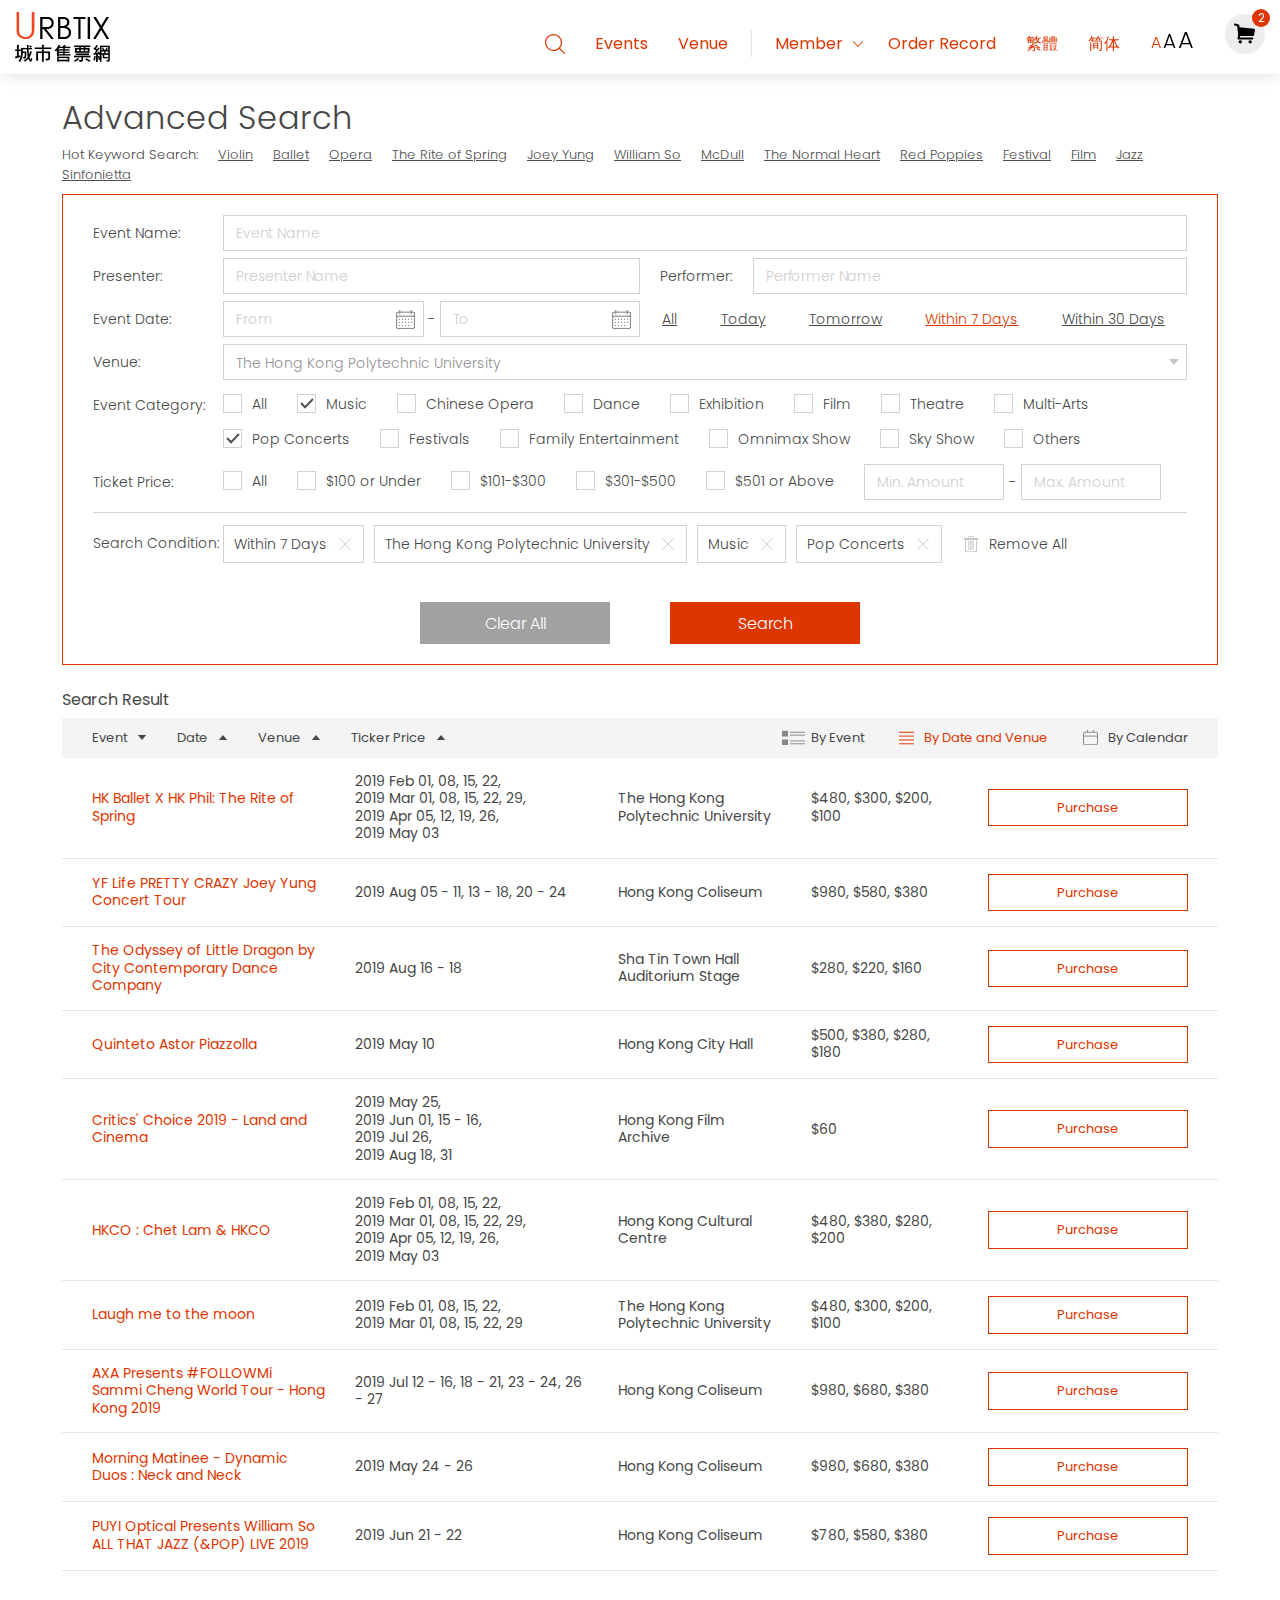
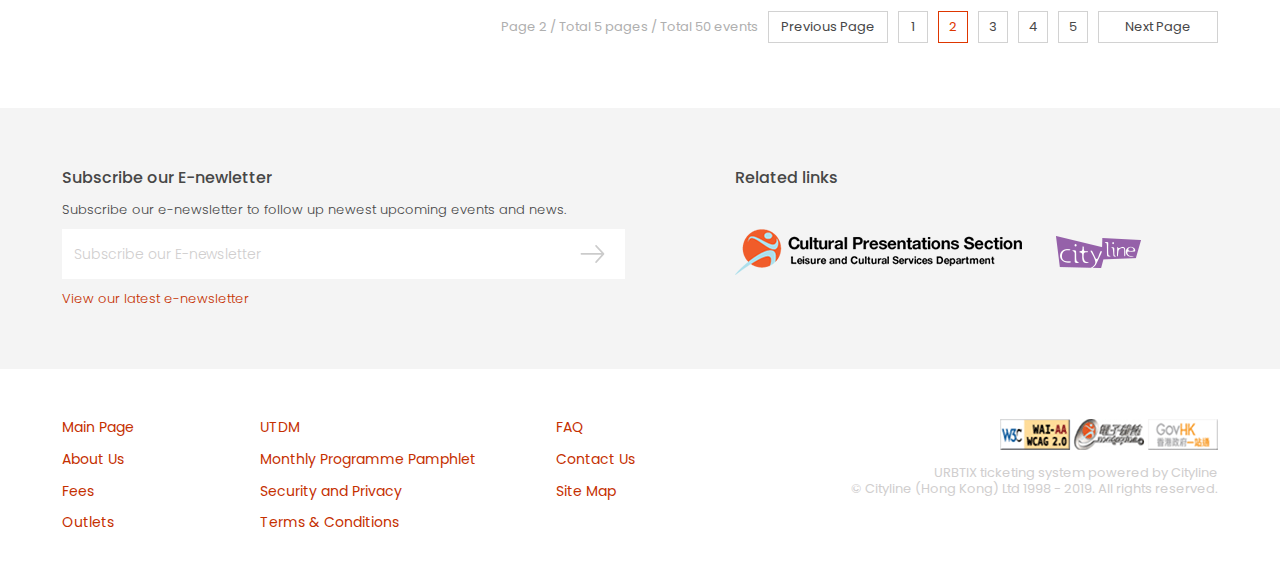
<file: page07_advsearch3.html>
<!DOCTYPE html>
<html>

<head>
    <meta charset="utf-8">
    <meta name="viewport" content="width=device-width, initial-scale=1.0">
    <title></title>
    <!-- Stylesheet -->
    <link rel="stylesheet" href="css/bootstrap.min.css">
    <link rel="stylesheet" href="css/all.min.css">
	<link rel="stylesheet" href="css/bootstrap-datepicker3.standalone.css">
	<link rel="stylesheet" href="css/main.css"><!-- /.custom stylesheet -->
</head>

<body>

<div class="outer">

<header>
<div class="container">
<div class="row">
<nav class="navbar navbar-expand-lg navbar-light">
	<a class="navbar-brand" href="index.html"><img src="img/logo_urbtrix.png" class="img-fluid"></a>

	<button class="navbar-toggler" type="button" data-toggle="collapse" data-target="#navbarMain" aria-controls="navbarMain" aria-expanded="false" aria-label="Toggle navigation">
		<span class="navbar-toggler-icon"></span>
	</button>	

    <div class="mobilebar">
    	<a class="nav-link search" href="page07_advsearch2.html"><span></span></a>
		<a class="nav-link cart" href="page04.html"><span>2</span></a>
    </div>

	<div class="collapse navbar-collapse" id="navbarMain">
	<ul class="navbar-nav ml-auto">
		<li class="nav-item">
			<a class="nav-link search" href="page07_advsearch2.html"><span></span></a>
		</li>
		<li class="nav-item">
			<a class="nav-link" href="page_event.html">Events</a>
		</li>
		<li class="nav-item">
			<a class="nav-link" href="#">Venue</a>
		</li>
		<li>
			<div class="dropdown-divider"></div>
		</li>
		<li class="nav-item dropdown show">
			<a class="nav-link dropdown-toggle" href="#" id="navbarDropdown" role="button" data-toggle="dropdown" aria-haspopup="true" aria-expanded="true">Member</a>
			<div class="dropdown-menu show" aria-labelledby="navbarDropdown">
				<span>
					<a class="dropdown-item" href="Page09_SiginCreateaccount.html">Login</a>
					<a class="dropdown-item" href="Page10_PasswordEnquiry.html">Forget Password</a>
					<a class="dropdown-item" href="Page09_SiginCreateaccount.html">Register</a>
				</span>
			</div>
			<li class="nav-item">
				<a class="nav-link" href="#">Order Record</a>
			</li>
			<li class="nav-item lang">
				<a class="nav-link en active" href="#">EN</a><a class="nav-link tc" href="#">繁體</a><a class="nav-link sc" href="#">简体</a>
			</li>
			<li class="nav-item fsize">
            	<p class="name">Text Size:</p>
				<p class="btn-group btn-group-toggle" data-toggle="buttons">
                <label class="btn fsize_s shadow-none active">
					<input type="radio" name="options" id="" autocomplete="off" checked> A
				</label>
				<label class="btn fsize_m shadow-none">
					<input type="radio" name="options" id="" autocomplete="off"> A
				</label>
				<label class="btn fsize_l shadow-none">
					<input type="radio" name="options" id="" autocomplete="off"> A
				</label>
                </p>
			</li>
			<li class="nav-item">
				<a class="nav-link cart" href="page04.html"><span>2</span></a>
			</li>
		</li>
	</ul>
	</div>
</nav>
</div>	
</div>
</header>
	
<div class="advsearch">
    <div class="container">
		<h1>Advanced Search</h1>
		<div class="hotsearch">
			<p>Hot Keyword Search:</p>
			<a href="javascript:;">Violin</a>
			<a href="javascript:;">Ballet</a>
			<a href="javascript:;">Opera</a>
			<a href="javascript:;">The Rite of Spring</a>
			<a href="javascript:;">Joey Yung</a>
			<a href="javascript:;">William So</a>
			<a href="javascript:;">McDull</a>
			<a href="javascript:;">The Normal Heart</a>
			<a href="javascript:;">Red Poppies</a>
			<a href="javascript:;">Festival</a>
			<a href="javascript:;">Film</a>
			<a href="javascript:;">Jazz</a>
			<a href="javascript:;">Sinfonietta</a>
		</div> 

		<div class="searchbox">
		
        	<div class="searchform">
				<ul>
					<li>
						<p><span class="name">Event Name:</span><input type="text" class="form-control" placeholder="Event Name"></p>
					</li>
					<li>
						<p><span class="name">Presenter:</span><input type="text" class="form-control" placeholder="Presenter Name"></p>
						<p><span class="name">Performer:</span><input type="text" class="form-control" placeholder="Performer Name"></p>						
					</li>
					<li>
						<p>
                        	<span class="name">Event Date:</span>
                            <span class="input-daterange input-group" id="eventdatepicker">
    							<input type="text" class="input-sm form-control" placeholder="From" name="start" />
    							<span class="input-group-addon">-</span>
    							<input type="text" class="input-sm form-control" placeholder="To" name="end" />
							</span>
						</p>
						<p class="select_eventperiod_btn btn-group btn-group-toggle d-flex" data-toggle="buttons">
							<label class="btn"><input type="radio" name="options" id="" autocomplete="off" checked="">All</label>
							<label class="btn"><input type="radio" name="options" id="" autocomplete="off">Today</label>
							<label class="btn"><input type="radio" name="options" id="" autocomplete="off">Tomorrow</label>
							<label class="btn active"><input type="radio" name="options" id="" autocomplete="off">Within 7 Days</label>
							<label class="btn"><input type="radio" name="options" id="" autocomplete="off">Within 30 Days</label>
						</p>
					</li>
					<li>
						<p>
							<span class="name">Venue:</span>
							<span class="selectbox">
								<select class="form-control">
									<option >Please select the venue</option>
									<option selected>The Hong Kong Polytechnic University</option>
									<option>The Hong Kong Polytechnic University</option>
									<option>The Hong Kong Polytechnic University</option>									
								</select>
							</span>
						</p>
					</li>
					<li>
						<p>
							<span class="name">Event Category:</span>
							<span class="checkbox_group">
								<span class="checkbox"><input type="checkbox" name="checkbox_allcat" value="" id="checkbox_allcat"><label for="checkbox_allcat"><i></i>All</label></span>
								<span class="checkbox"><input type="checkbox" name="checkbox_music" value="" id="checkbox_music" checked><label for="checkbox_music"><i></i>Music</label></span>
								<span class="checkbox"><input type="checkbox" name="checkbox_chinese_opera" value="" id="checkbox_chinese_opera"><label for="checkbox_chinese_opera"><i></i>Chinese Opera</label></span>
								<span class="checkbox"><input type="checkbox" name="checkbox_dance" value="" id="checkbox_dance"><label for="checkbox_dance"><i></i>Dance</label></span>
								<span class="checkbox"><input type="checkbox" name="checkbox_exhibition" value="" id="checkbox_exhibition"><label for="checkbox_exhibition"><i></i>Exhibition</label></span>
								<span class="checkbox"><input type="checkbox" name="checkbox_film" value="" id="checkbox_film"><label for="checkbox_film"><i></i>Film</label></span>
								<span class="checkbox"><input type="checkbox" name="checkbox_theatre" value="" id="checkbox_theatre"><label for="checkbox_theatre"><i></i>Theatre</label></span>
								<span class="checkbox"><input type="checkbox" name="checkbox_multi_arts" value="" id="checkbox_multi_arts"><label for="checkbox_multi_arts"><i></i>Multi-Arts</label></span>
								<span class="checkbox"><input type="checkbox" name="checkbox_pop_concerts" value="" id="checkbox_pop_concerts" checked><label for="checkbox_pop_concerts"><i></i>Pop Concerts</label></span>
								<span class="checkbox"><input type="checkbox" name="checkbox_festivals" value="" id="checkbox_festivals"><label for="checkbox_festivals"><i></i>Festivals</label></span>
								<span class="checkbox"><input type="checkbox" name="checkbox_family_entertainment" value="" id="checkbox_family_entertainment"><label for="checkbox_family_entertainment"><i></i>Family Entertainment</label></span>
								<span class="checkbox"><input type="checkbox" name="checkbox_omnimax_show" value="" id="checkbox_omnimax_show"><label for="checkbox_omnimax_show"><i></i>Omnimax Show</label></span>
								<span class="checkbox"><input type="checkbox" name="checkbox_sky_show" value="" id="checkbox_sky_show"><label for="checkbox_sky_show"><i></i>Sky Show</label></span>
								<span class="checkbox"><input type="checkbox" name="checkbox_" value="others" id="checkbox_others"><label for="checkbox_others"><i></i>Others</label></span>
							</span>
						</p>
					</li>
					<li>
						<p>
							<span class="name">Ticket Price:</span>
							<span class="checkbox_group">
								<span class="checkbox"><input type="radio" name="checkbox_price" value="" id="checkbox_allprice"><label for="checkbox_allprice"><i></i>All</label></span>
								<span class="checkbox"><input type="radio" name="checkbox_price" value="" id="checkbox_price1"><label for="checkbox_price1"><i></i>$100 or Under</label></span>
								<span class="checkbox"><input type="radio" name="checkbox_price" value="" id="checkbox_price2"><label for="checkbox_price2"><i></i>$101-$300</label></span>
								<span class="checkbox"><input type="radio" name="checkbox_price" value="" id="checkbox_price3"><label for="checkbox_price3"><i></i>$301-$500</label></span>
								<span class="checkbox"><input type="radio" name="checkbox_price" value="" id="checkbox_price4"><label for="checkbox_price4"><i></i>$501 or Above</label></span>
								<span class="minmax"><input type="text" class="form-control" placeholder="Min. Amount" id="minprice"><b>-</b><input type="text" class="form-control" placeholder="Max. Amount" id="maxprice"></span>
							</span>
						</p>
					</li>
                    <li>
                    	<p class="line">
	                        <span class="name">Search Condition:</span>
    	                    <span class="keyword_group">
        	                	<span class="remove">Within 7 Days</span>
            	                <span class="remove">The Hong Kong Polytechnic University</span>
                	        	<span class="remove">Music</span>
                    	    	<span class="remove">Pop Concerts</span>
                        	    <span class="bin"><i></i>Remove All</span>                                                        
	                        </span>
                        </p>
                    </li>
				</ul>				
			</div>
			
	        <div class="btn_container">
				<div class="btnbox">
					<a href="javascript:;" class="btn btn_grey">Clear All</a>
				</div>
				<div class="btnbox">
					<a href="javascript:;" class="btn">Search</a>
				</div>
			</div>
			
    	</div>
		
		<div class="search_result">
			<div id="search_header">
				<h1>Search Result</h1>
            	<div class="controlbar">
            		<div class="controlbtn">
	                	<p class="down">Event</p>
    	            	<p>Date</p>
        	        	<p>Venue</p>
						<p>Ticker Price</p>
            	    </div>
                	<div class="search_method">
                		<p><a href="page07_advsearch2.html" class="by_event"><b>By Event</b></a></p>
                		<p><a href="javascript:;" class="by_date active"><b>By Date and Venue</b></a></p>
	                	<p><a href="page07_advsearch4.html" class="by_calendar"><b>By Calendar</b></a></p>
    	            </div>
        	    </div>
			</div>
			
			<div class="search_result_list by_date">
				<div class="resultbox">
					<div class="event_info">
						<table>
							<tr>
								<td><a href="javascript:;" class="name">HK Ballet X HK Phil: The Rite of Spring</a></td>
								<td><p><span>2019 Feb 01, 08, 15, 22, </span><span>2019 Mar 01, 08, 15, 22, 29, </span><span>2019 Apr 05, 12, 19, 26, </span><span>2019 May 03 </span></p></td>
								<td><p>The Hong Kong Polytechnic University</p></td>
								<td><p>$480, $300, $200, $100</p></td>
							</tr>
						</table>
					</div>
					<div class="purchase_btn"><a href="javascript:;">Purchase</a></div>
				</div>
				<div class="resultbox">
					<div class="event_info">
						<table>
							<tr>
								<td><a href="javascript:;" class="name">YF Life PRETTY CRAZY Joey Yung Concert Tour</a></td>
								<td><p><span>2019 Aug 05 - 11, 13 - 18, 20 - 24 </span></p></td>
								<td><p>Hong Kong Coliseum</p></td>
								<td><p>$980, $580, $380</p></td>
							</tr>
						</table>
					</div>
					<div class="purchase_btn"><a href="javascript:;">Purchase</a></div>
				</div>
				<div class="resultbox">
					<div class="event_info">
						<table>
							<tr>
								<td><a href="javascript:;" class="name">The Odyssey of Little Dragon by City Contemporary Dance Company</a></td>
								<td><p><span>2019 Aug 16 - 18 </span></p></td>
								<td><p>Sha Tin Town Hall Auditorium Stage</p></td>
								<td><p>$280, $220, $160</p></td>
							</tr>
						</table>
					</div>
					<div class="purchase_btn"><a href="javascript:;">Purchase</a></div>
				</div>
				<div class="resultbox">
					<div class="event_info">
						<table>
							<tr>
								<td><a href="javascript:;" class="name">Quinteto Astor Piazzolla</a></td>
								<td><p><span>2019 May 10 </span></p></td>
								<td><p>Hong Kong City Hall</p></td>
								<td><p>$500, $380, $280, $180</p></td>
							</tr>
						</table>
					</div>
					<div class="purchase_btn"><a href="javascript:;">Purchase</a></div>
				</div>
				<div class="resultbox">
					<div class="event_info">
						<table>
							<tr>
								<td><a href="javascript:;" class="name">Critics' Choice 2019 - Land and Cinema</a></td>
								<td><p><span>2019 May 25, </span><span>2019 Jun 01, 15 - 16, </span><span>2019 Jul 26, </span><span>2019 Aug 18, 31 </span></p></td>
								<td><p>Hong Kong Film Archive</p></td>
								<td><p>$60</p></td>
							</tr>
						</table>
					</div>
					<div class="purchase_btn"><a href="javascript:;">Purchase</a></div>
				</div>
				<div class="resultbox">
					<div class="event_info">
						<table>
							<tr>
								<td><a href="javascript:;" class="name">HKCO : Chet Lam & HKCO</a></td>
								<td><p><span>2019 Feb 01, 08, 15, 22, </span><span>2019 Mar 01, 08, 15, 22, 29, </span><span>2019 Apr 05, 12, 19, 26, </span><span>2019 May 03 </span></p></td>
								<td><p>Hong Kong Cultural Centre</p></td>
								<td><p>$480, $380, $280, $200</p></td>
							</tr>
						</table>
					</div>
					<div class="purchase_btn"><a href="javascript:;">Purchase</a></div>
				</div>
				<div class="resultbox">
					<div class="event_info">
						<table>
							<tr>
								<td><a href="javascript:;" class="name">Laugh me to the moon</a></td>
								<td><p><span>2019 Feb 01, 08, 15, 22, </span><span>2019 Mar 01, 08, 15, 22, 29 </span></p></td>
								<td><p>The Hong Kong Polytechnic University</p></td>
								<td><p>$480, $300, $200, $100</p></td>
							</tr>
						</table>
					</div>
					<div class="purchase_btn"><a href="javascript:;">Purchase</a></div>
				</div>
				<div class="resultbox">
					<div class="event_info">
						<table>
							<tr>
								<td><a href="javascript:;" class="name">AXA Presents #FOLLOWMi Sammi Cheng World Tour - Hong Kong 2019</a></td>
								<td><p><span>2019 Jul 12 - 16, 18 - 21, 23 - 24, 26 - 27 </span></p></td>
								<td><p>Hong Kong Coliseum</p></td>
								<td><p>$980, $680, $380</p></td>
							</tr>
						</table>
					</div>
					<div class="purchase_btn"><a href="javascript:;">Purchase</a></div>
				</div>
				<div class="resultbox">
					<div class="event_info">
						<table>
							<tr>
								<td><a href="javascript:;" class="name">Morning Matinee - Dynamic Duos : Neck and Neck</a></td>
								<td><p><span>2019 May 24 - 26 </span></p></td>
								<td><p>Hong Kong Coliseum</p></td>
								<td><p>$980, $680, $380</p></td>
							</tr>
						</table>
					</div>
					<div class="purchase_btn"><a href="javascript:;">Purchase</a></div>
				</div>
				<div class="resultbox">
					<div class="event_info">
						<table>
							<tr>
								<td><a href="javascript:;" class="name">PUYI Optical Presents William So ALL THAT JAZZ (&POP) LIVE 2019</a></td>
								<td><p><span>2019 Jun 21 - 22 </span></p></td>
								<td><p>Hong Kong Coliseum</p></td>
								<td><p>$780, $580, $380</p></td>
							</tr>
						</table>
					</div>
					<div class="purchase_btn"><a href="javascript:;">Purchase</a></div>
				</div>
			</div>
            
            <div class="pagination">
            	<p class="pageinfo">Page 2 / Total 5 pages / Total 50 events</p>
            	<p class="pagebar">
	                <a href="javascript:;" class="prev"><i></i><b>Previous Page</b></a>
    	        	<a href="javascript:;">1</a>
        	    	<a href="javascript:;" class="active">2</a>
            		<a href="javascript:;">3</a>
            		<a href="javascript:;">4</a>
	            	<a href="javascript:;">5</a>
    	        	<a href="javascript:;" class="next"><i></i><b>Next Page</b></a>
				</p>                    
            </div>
        </div><!-- search_result ends -->
    </div>
</div>

	
<footer>
	<div class="footer_top">
		<div class="container">
		<div class="row">
			<div class="newsletter col-lg-6 ">
				<p class="head">Subscribe our E-newletter</p>
				<p class="note">Subscribe our e-newsletter to follow up newest upcoming events and news.</p>
				<div class="input-group">
					<input type="text" class="form-control" placeholder="Subscribe our E-newsletter">
					<div class="input-group-append">
						<button class="btn" type="button"></button>
					</div>
				</div>
				<p class="note"><a href="javascript:;">View our latest e-newsletter</a></p>
			</div>
			<div class="related_links col-lg-6">
				<p class="head">Related links</p>
				<a href="javascript:;"><img src="img/logo_lcsd.png" class="img-fluid"></a>
				<a href="javascript:;"><img src="img/logo_cityline.png" class="img-fluid"></a>
			</div>
		</div>
		</div>
	</div>
	<div class="footer_btm">
		<div class="container">
		<div class="row">
			<div class="col-lg-2 col-md-4 flinks">
				<p><a href="javascript:;">Main Page</a></p>
				<p><a href="javascript:;">About Us</a></p>
				<p><a href="javascript:;">Fees</a></p>
				<p><a href="javascript:;">Outlets</a></p>
			</div>
			<div class="col-lg-3 col-md-5 flinks">
				<p><a href="javascript:;">UTDM</a></p>
				<p><a href="javascript:;">Monthly Programme Pamphlet</a></p>
				<p><a href="javascript:;">Security and Privacy</a></p>
				<p><a href="javascript:;">Terms & Conditions</a></p>
			</div>
			<div class="col-lg-2 col-md-3 flinks">
				<p><a href="javascript:;">FAQ</a></p>
				<p><a href="javascript:;">Contact Us</a></p>
				<p><a href="javascript:;">Site Map</a></p>
			</div>
			<div class="col-lg-5 col-md-12 copyright">
				<p><img src="img/logo_gov.png" class="img-fluid"></p>
				<p>URBTIX ticketing system powered by Cityline<br>© Cityline (Hong Kong) Ltd 1998 - 2019. All rights reserved.</p>
			</div>
		</div>
		</div>
	</div>
</footer>

</div><!-- outer end -->

<!-- Scripts -->
<script src="js/jquery-3.3.1.min.js"></script>
<script src="js/popper.min.js"></script>
<script src="js/bootstrap.min.js"></script>
<script src="js/bootstrap-datepicker.min.js"></script>
<script src="js/locales/bootstrap-datepicker.en-HK.min.js"></script>
<script src="js/locales/bootstrap-datepicker.zh-TW.min.js"></script>
<script src="js/locales/bootstrap-datepicker.zh-CN.min.js"></script>
<script src="js/custom.js"></script>
</body>

</html>
</file>
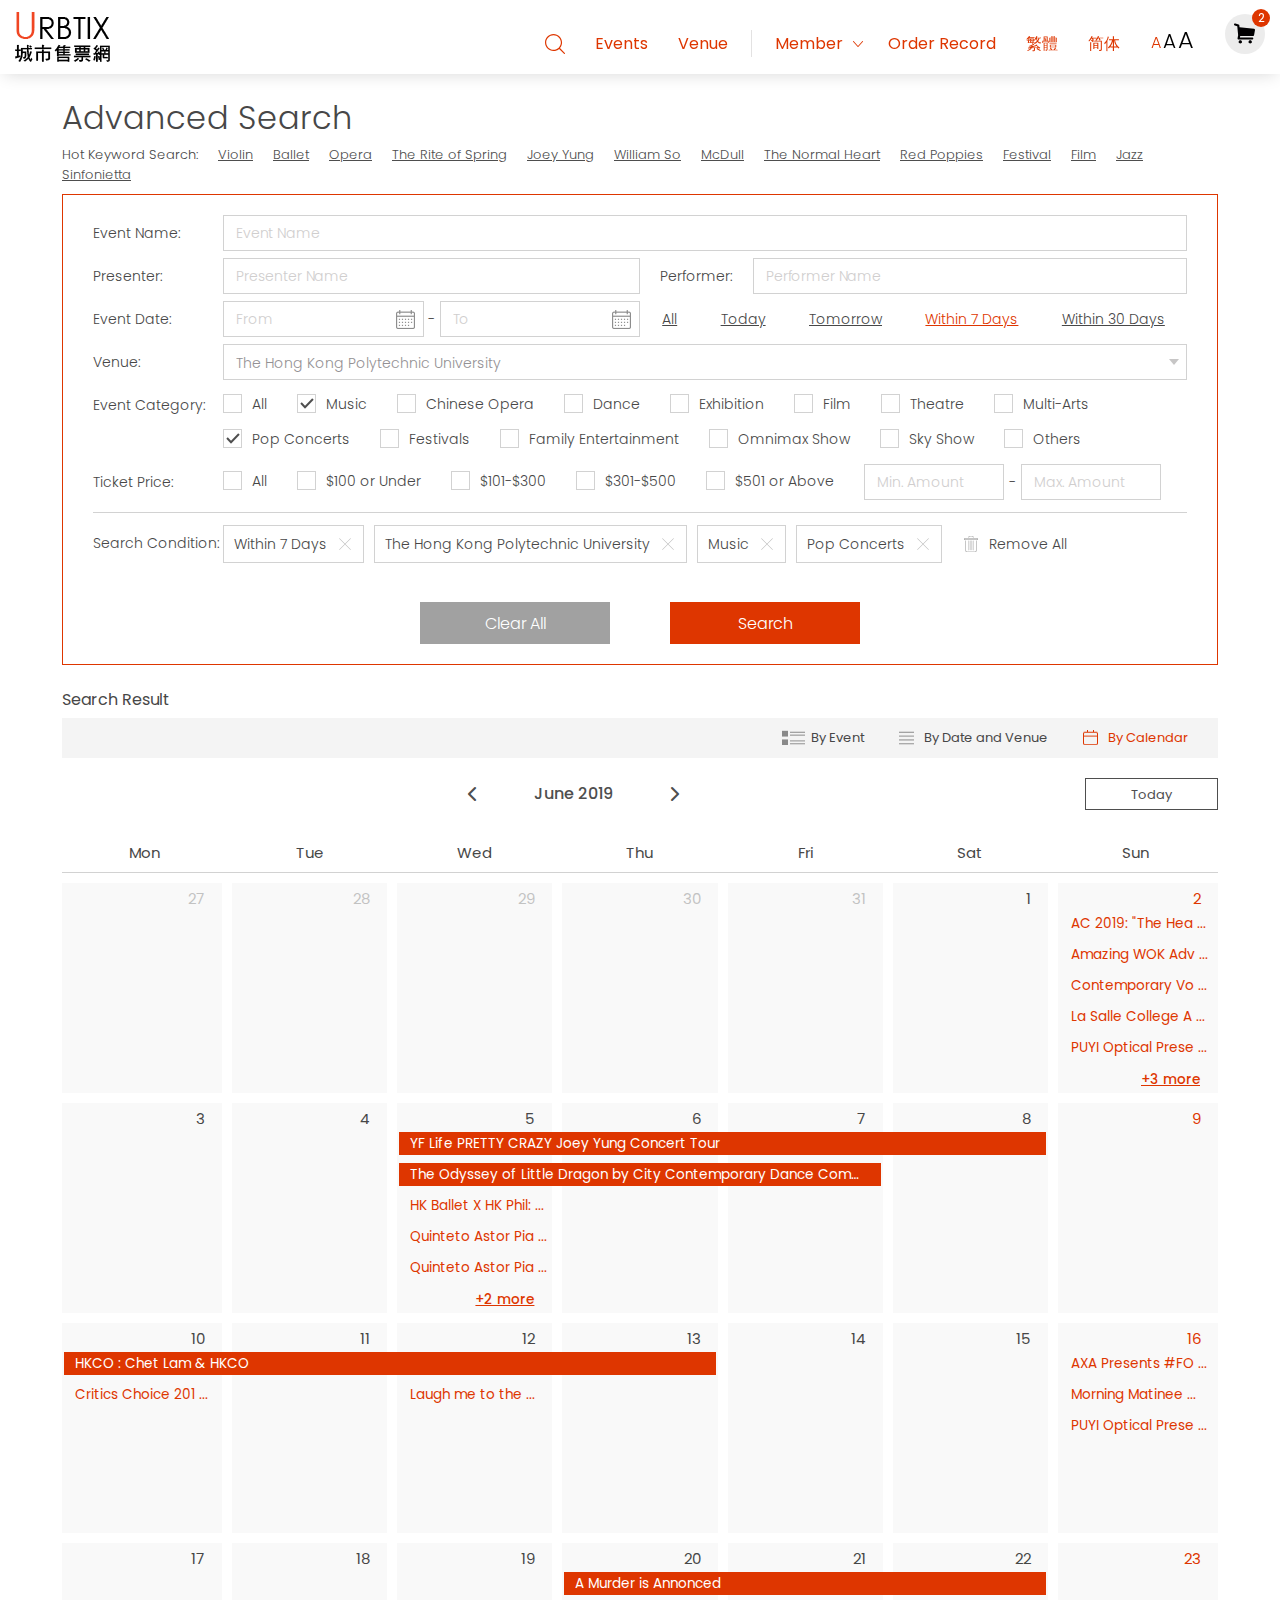
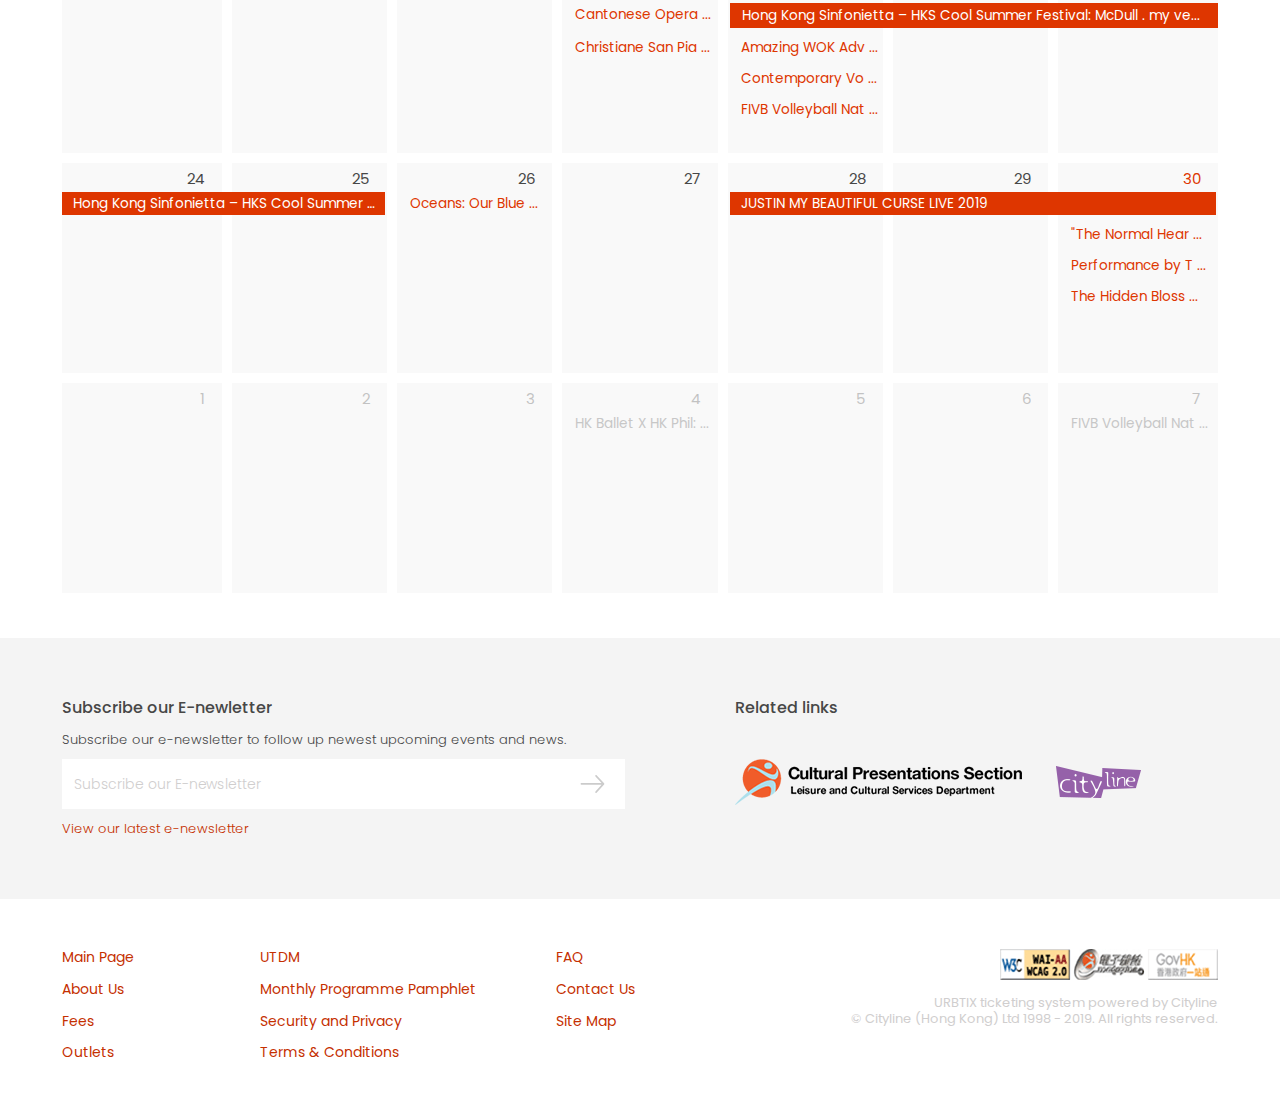
<file: page07_advsearch4.html>
<!DOCTYPE html>
<html>

<head>
    <meta charset="utf-8">
    <meta name="viewport" content="width=device-width, initial-scale=1.0">
    <title></title>
    <!-- Stylesheet -->
    <link rel="stylesheet" href="css/bootstrap.min.css">
    <link rel="stylesheet" href="css/all.min.css">
	<link rel="stylesheet" href="css/bootstrap-datepicker3.standalone.css">
    
    <link rel="stylesheet" href="packages/core/main.css" >
	<link rel="stylesheet" href="packages/daygrid/main.css">

    <link rel="stylesheet" href="css/main.css"><!-- /.custom stylesheet -->
	
	<script src="packages/core/main.js"></script>
	<script src="packages/interaction/main.js"></script>
	<script src="packages/daygrid/main.js"></script>
    
<script>

  document.addEventListener('DOMContentLoaded', function() {
    var calendarEl = document.getElementById('calendar');

    var calendar = new FullCalendar.Calendar(calendarEl, {

	  plugins: [ 'dayGrid' ],
      header: {
        left: '',
        center: 'prev,title,next',
//        right: 'dayGridMonth,dayGridWeek,dayGridDay'
		right: 'today'
      },
      defaultDate: '2019-06-11',
      navLinks: true, // can click day/week names to navigate views
      editable: true,
	  firstDay: 1,
	  contentHeight: 1200,
      eventStartEditable: false,
      eventLimit: true, // allow "more" link when too many events
      events: [
        {
          title: 'YF Life PRETTY CRAZY Joey Yung Concert Tour',
          start: '2019-06-05',
          end: '2019-06-09',
		  color: '#de3600',
		  textColor: '#ffffff'
        },
		{
          title: 'The Odyssey of Little Dragon by City Contemporary Dance Compa...',
          start: '2019-06-05',
          end: '2019-06-08',
		  color: '#de3600',
		  textColor: '#ffffff'
        },
		{
          title: 'HKCO : Chet Lam & HKCO',
          start: '2019-06-10',
          end: '2019-06-14',
		  color: '#de3600',
		  textColor: '#ffffff'
        },
		{
          title: 'A Murder is Annonced',
          start: '2019-06-20',
          end: '2019-06-23',
		  color: '#de3600',
		  textColor: '#ffffff'
        },
		{
          title: 'Hong Kong Sinfonietta – HKS Cool Summer Festival: McDull . my ve...',
          start: '2019-06-21',
          end: '2019-06-26',
		  color: '#de3600',
		  textColor: '#ffffff'
        },
		{
          title: 'JUSTIN MY BEAUTIFUL CURSE LIVE 2019',
          start: '2019-06-28',
          end: '2019-07-01',
		  color: '#de3600',
		  textColor: '#ffffff'
        },
        {
          title: 'Voices of the World',
          start: '2019-06-02',
		  end: '2019-06-03'
        },
		{
          title: 'AC 2019: "The Hea ...',
          start: '2019-06-02',
		  end: '2019-06-03'
        },
		{
          title: 'The Faust Festival ...',
          start: '2019-06-02',
		  end: '2019-06-03'
        },
		{
          title: 'PUYI Optical Prese ...',
          start: '2019-06-02',
		  end: '2019-06-03'
        },
		{
          title: 'La Salle College A ...',
          start: '2019-06-02',
		  end: '2019-06-03'
        },
		{
          title: 'The Faust Festival ...',
          start: '2019-06-02',
		  end: '2019-06-03'
        },
		{
          title: 'HK Ballet X HK Phil: ...',
          start: '2019-06-05',
		  end: '2019-06-06'
        },
		{
          title: 'Quinteto Astor Pia ...',
          start: '2019-06-05',
		  end: '2019-06-06'
        },
		{
          title: 'Quinteto Astor Pia ...',
          start: '2019-06-05',
		  end: '2019-06-06'
        },
		{
          title: 'Quinteto Astor Pia ...',
          start: '2019-06-05',
		  end: '2019-06-06'
        },
		{
          title: 'Quinteto Astor Pia ...',
          start: '2019-06-05',
		  end: '2019-06-06'
        },
		{
          title: 'Critics Choice 201 ...',
          start: '2019-06-10',
		  end: '2019-06-11'
        },
		{
          title: 'Laugh me to the ...',
          start: '2019-06-12',
		  end: '2019-06-13'
        },
		{
          title: 'AXA Presents #FO ...',
          start: '2019-06-16',
		  end: '2019-06-17'
        },
		{
          title: 'Morning Matinee ...',
          start: '2019-06-16',
		  end: '2019-06-17'
        },
		{
          title: 'PUYI Optical Prese ...',
          start: '2019-06-16',
		  end: '2019-06-17'
        },
		{
          title: 'Cantonese Opera ...',
          start: '2019-06-20',
		  end: '2019-06-21'
        },
		{
          title: 'Christiane San Pia ...',
          start: '2019-06-20',
		  end: '2019-06-21'
        },
		{
          title: 'FIVB Volleyball Nat ...',
          start: '2019-06-21',
		  end: '2019-06-22'
        },
		{
          title: 'Contemporary Vo ...',
          start: '2019-06-21',
		  end: '2019-06-22'
        },
		{
          title: 'Amazing WOK Adv ...',
          start: '2019-06-21',
		  end: '2019-06-22'
        },
		{
          title: 'Oceans: Our Blue ...',
          start: '2019-06-26',
		  end: '2019-06-27'
        },
		{
          title: 'The Hidden Bloss ...',
          start: '2019-06-30'
        },
		{
          title: '"The Normal Hear ...',
          start: '2019-06-30'
        },
		{
          title: 'Performance by T ...',
          start: '2019-06-30'
        },
		{
          title: 'HK Ballet X HK Phil: ...',
          start: '2019-07-04',
		  textColor: '#c7c7c7'
        },
		{
          title: 'FIVB Volleyball Nat ...',
          start: '2019-07-07',
		  textColor: '#c7c7c7'
        },
		{
          title: 'Contemporary Vo ...',
          start: '2019-06-02'
        },
		{
          title: 'Amazing WOK Adv ...',
          start: '2019-06-02'
        }
      ],
	  eventColor: 'transparent',
	  eventTextColor: '#de3600',
	  eventClick: function(info) {
	  	var xpos = $(info.el).offset().left;
		var ypos = $(info.el).offset().top;
		var height = $('.eventpop').height() + 40;
		$('.eventpop').show();
    	$('.eventpop').css({top: ypos - height, left: xpos});
	  }
    });

    calendar.render();
  });

</script>    
</head>

<body>

<div class="outer">

<header>
<div class="container">
<div class="row">
<nav class="navbar navbar-expand-lg navbar-light">
	<a class="navbar-brand" href="index.html"><img src="img/logo_urbtrix.png" class="img-fluid"></a>

	<button class="navbar-toggler" type="button" data-toggle="collapse" data-target="#navbarMain" aria-controls="navbarMain" aria-expanded="false" aria-label="Toggle navigation">
		<span class="navbar-toggler-icon"></span>
	</button>	

    <div class="mobilebar">
    	<a class="nav-link search" href="page07_advsearch2.html"><span></span></a>
		<a class="nav-link cart" href="page04.html"><span>2</span></a>
    </div>

	<div class="collapse navbar-collapse" id="navbarMain">
	<ul class="navbar-nav ml-auto">
		<li class="nav-item">
			<a class="nav-link search" href="page07_advsearch2.html"><span></span></a>
		</li>
		<li class="nav-item">
			<a class="nav-link" href="page_event.html">Events</a>
		</li>
		<li class="nav-item">
			<a class="nav-link" href="#">Venue</a>
		</li>
		<li>
			<div class="dropdown-divider"></div>
		</li>
		<li class="nav-item dropdown show">
			<a class="nav-link dropdown-toggle" href="#" id="navbarDropdown" role="button" data-toggle="dropdown" aria-haspopup="true" aria-expanded="true">Member</a>
			<div class="dropdown-menu show" aria-labelledby="navbarDropdown">
				<span>
					<a class="dropdown-item" href="Page09_SiginCreateaccount.html">Login</a>
					<a class="dropdown-item" href="Page10_PasswordEnquiry.html">Forget Password</a>
					<a class="dropdown-item" href="Page09_SiginCreateaccount.html">Register</a>
				</span>
			</div>
			<li class="nav-item">
				<a class="nav-link" href="#">Order Record</a>
			</li>
			<li class="nav-item lang">
				<a class="nav-link en active" href="#">EN</a><a class="nav-link tc" href="#">繁體</a><a class="nav-link sc" href="#">简体</a>
			</li>
			<li class="nav-item fsize">
            	<p class="name">Text Size:</p>
				<p class="btn-group btn-group-toggle" data-toggle="buttons">
                <label class="btn fsize_s shadow-none active">
					<input type="radio" name="options" id="" autocomplete="off" checked> A
				</label>
				<label class="btn fsize_m shadow-none">
					<input type="radio" name="options" id="" autocomplete="off"> A
				</label>
				<label class="btn fsize_l shadow-none">
					<input type="radio" name="options" id="" autocomplete="off"> A
				</label>
                </p>
			</li>
			<li class="nav-item">
				<a class="nav-link cart" href="page04.html"><span>2</span></a>
			</li>
		</li>
	</ul>
	</div>
</nav>
</div>	
</div>
</header>
	
<div class="advsearch">
    <div class="container">
		<h1>Advanced Search</h1>
		<div class="hotsearch">
			<p>Hot Keyword Search:</p>
			<a href="javascript:;">Violin</a>
			<a href="javascript:;">Ballet</a>
			<a href="javascript:;">Opera</a>
			<a href="javascript:;">The Rite of Spring</a>
			<a href="javascript:;">Joey Yung</a>
			<a href="javascript:;">William So</a>
			<a href="javascript:;">McDull</a>
			<a href="javascript:;">The Normal Heart</a>
			<a href="javascript:;">Red Poppies</a>
			<a href="javascript:;">Festival</a>
			<a href="javascript:;">Film</a>
			<a href="javascript:;">Jazz</a>
			<a href="javascript:;">Sinfonietta</a>
		</div> 

		<div class="searchbox">
		
        	<div class="searchform">
				<ul>
					<li>
						<p><span class="name">Event Name:</span><input type="text" class="form-control" placeholder="Event Name"></p>
					</li>
					<li>
						<p><span class="name">Presenter:</span><input type="text" class="form-control" placeholder="Presenter Name"></p>
						<p><span class="name">Performer:</span><input type="text" class="form-control" placeholder="Performer Name"></p>						
					</li>
					<li>
						<p>
                        	<span class="name">Event Date:</span>
                            <span class="input-daterange input-group" id="eventdatepicker">
    							<input type="text" class="input-sm form-control" placeholder="From" name="start" />
    							<span class="input-group-addon">-</span>
    							<input type="text" class="input-sm form-control" placeholder="To" name="end" />
							</span>
						</p>
						<p class="select_eventperiod_btn btn-group btn-group-toggle d-flex" data-toggle="buttons">
							<label class="btn"><input type="radio" name="options" id="" autocomplete="off" checked="">All</label>
							<label class="btn"><input type="radio" name="options" id="" autocomplete="off">Today</label>
							<label class="btn"><input type="radio" name="options" id="" autocomplete="off">Tomorrow</label>
							<label class="btn active"><input type="radio" name="options" id="" autocomplete="off">Within 7 Days</label>
							<label class="btn"><input type="radio" name="options" id="" autocomplete="off">Within 30 Days</label>
						</p>
					</li>
					<li>
						<p>
							<span class="name">Venue:</span>
							<span class="selectbox">
								<select name="select" class="form-control">
  									<option >Please select the venue</option>
  									<option selected>The Hong Kong Polytechnic University</option>
  									<option>The Hong Kong Polytechnic University</option>
  									<option>The Hong Kong Polytechnic University</option>
								</select>
							</span>
						</p>
					</li>
					<li>
						<p>
							<span class="name">Event Category:</span>
							<span class="checkbox_group">
								<span class="checkbox"><input type="checkbox" name="checkbox_allcat" value="" id="checkbox_allcat"><label for="checkbox_allcat"><i></i>All</label></span>
								<span class="checkbox"><input type="checkbox" name="checkbox_music" value="" id="checkbox_music" checked><label for="checkbox_music"><i></i>Music</label></span>
								<span class="checkbox"><input type="checkbox" name="checkbox_chinese_opera" value="" id="checkbox_chinese_opera"><label for="checkbox_chinese_opera"><i></i>Chinese Opera</label></span>
								<span class="checkbox"><input type="checkbox" name="checkbox_dance" value="" id="checkbox_dance"><label for="checkbox_dance"><i></i>Dance</label></span>
								<span class="checkbox"><input type="checkbox" name="checkbox_exhibition" value="" id="checkbox_exhibition"><label for="checkbox_exhibition"><i></i>Exhibition</label></span>
								<span class="checkbox"><input type="checkbox" name="checkbox_film" value="" id="checkbox_film"><label for="checkbox_film"><i></i>Film</label></span>
								<span class="checkbox"><input type="checkbox" name="checkbox_theatre" value="" id="checkbox_theatre"><label for="checkbox_theatre"><i></i>Theatre</label></span>
								<span class="checkbox"><input type="checkbox" name="checkbox_multi_arts" value="" id="checkbox_multi_arts"><label for="checkbox_multi_arts"><i></i>Multi-Arts</label></span>
								<span class="checkbox"><input type="checkbox" name="checkbox_pop_concerts" value="" id="checkbox_pop_concerts" checked><label for="checkbox_pop_concerts"><i></i>Pop Concerts</label></span>
								<span class="checkbox"><input type="checkbox" name="checkbox_festivals" value="" id="checkbox_festivals"><label for="checkbox_festivals"><i></i>Festivals</label></span>
								<span class="checkbox"><input type="checkbox" name="checkbox_family_entertainment" value="" id="checkbox_family_entertainment"><label for="checkbox_family_entertainment"><i></i>Family Entertainment</label></span>
								<span class="checkbox"><input type="checkbox" name="checkbox_omnimax_show" value="" id="checkbox_omnimax_show"><label for="checkbox_omnimax_show"><i></i>Omnimax Show</label></span>
								<span class="checkbox"><input type="checkbox" name="checkbox_sky_show" value="" id="checkbox_sky_show"><label for="checkbox_sky_show"><i></i>Sky Show</label></span>
								<span class="checkbox"><input type="checkbox" name="checkbox_" value="others" id="checkbox_others"><label for="checkbox_others"><i></i>Others</label></span>
							</span>
						</p>
					</li>
					<li>
						<p>
							<span class="name">Ticket Price:</span>
							<span class="checkbox_group">
								<span class="checkbox"><input type="radio" name="checkbox_price" value="" id="checkbox_allprice"><label for="checkbox_allprice"><i></i>All</label></span>
								<span class="checkbox"><input type="radio" name="checkbox_price" value="" id="checkbox_price1"><label for="checkbox_price1"><i></i>$100 or Under</label></span>
								<span class="checkbox"><input type="radio" name="checkbox_price" value="" id="checkbox_price2"><label for="checkbox_price2"><i></i>$101-$300</label></span>
								<span class="checkbox"><input type="radio" name="checkbox_price" value="" id="checkbox_price3"><label for="checkbox_price3"><i></i>$301-$500</label></span>
								<span class="checkbox"><input type="radio" name="checkbox_price" value="" id="checkbox_price4"><label for="checkbox_price4"><i></i>$501 or Above</label></span>
								<span class="minmax"><input type="text" class="form-control" placeholder="Min. Amount" id="minprice"><b>-</b><input type="text" class="form-control" placeholder="Max. Amount" id="maxprice"></span>
							</span>
						</p>
					</li>
                    <li>
                    	<p class="line">
	                        <span class="name">Search Condition:</span>
    	                    <span class="keyword_group">
        	                	<span class="remove">Within 7 Days</span>
            	                <span class="remove">The Hong Kong Polytechnic University</span>
                	        	<span class="remove">Music</span>
                    	    	<span class="remove">Pop Concerts</span>
                        	    <span class="bin"><i></i>Remove All</span>                                                        
	                        </span>
                        </p>
                    </li>
				</ul>				
			</div>
			
	        <div class="btn_container">
				<div class="btnbox">
					<a href="javascript:;" class="btn btn_grey">Clear All</a>
				</div>
				<div class="btnbox">
					<a href="javascript:;" class="btn">Search</a>
				</div>
			</div>
			
    	</div>
		
		<div class="search_result">
			<div id="search_header">
				<h1>Search Result</h1>
            	<div class="controlbar">
            		<div class="controlbtn">
            	    </div>
                	<div class="search_method">
                		<p><a href="page07_advsearch2.html" class="by_event"><b>By Event</b></a></p>
                		<p><a href="page07_advsearch3.html" class="by_date"><b>By Date and Venue</b></a></p>
	                	<p><a href="javascript:;" class="by_calendar active"><b>By Calendar</b></a></p>
    	            </div>
        	    </div>
			</div>

			<div class="search_result_list by_calendar">
				<div id="calendar"></div>
			</div>

        </div><!-- search_result ends -->
    </div>
</div>

	
<footer>
	<div class="footer_top">
		<div class="container">
		<div class="row">
			<div class="newsletter col-lg-6 ">
				<p class="head">Subscribe our E-newletter</p>
				<p class="note">Subscribe our e-newsletter to follow up newest upcoming events and news.</p>
				<div class="input-group">
					<input type="text" class="form-control" placeholder="Subscribe our E-newsletter">
					<div class="input-group-append">
						<button class="btn" type="button"></button>
					</div>
				</div>
				<p class="note"><a href="javascript:;">View our latest e-newsletter</a></p>
			</div>
			<div class="related_links col-lg-6">
				<p class="head">Related links</p>
				<a href="javascript:;"><img src="img/logo_lcsd.png" class="img-fluid"></a>
				<a href="javascript:;"><img src="img/logo_cityline.png" class="img-fluid"></a>
			</div>
		</div>
		</div>
	</div>
	<div class="footer_btm">
		<div class="container">
		<div class="row">
			<div class="col-lg-2 col-md-4 flinks">
				<p><a href="javascript:;">Main Page</a></p>
				<p><a href="javascript:;">About Us</a></p>
				<p><a href="javascript:;">Fees</a></p>
				<p><a href="javascript:;">Outlets</a></p>
			</div>
			<div class="col-lg-3 col-md-5 flinks">
				<p><a href="javascript:;">UTDM</a></p>
				<p><a href="javascript:;">Monthly Programme Pamphlet</a></p>
				<p><a href="javascript:;">Security and Privacy</a></p>
				<p><a href="javascript:;">Terms & Conditions</a></p>
			</div>
			<div class="col-lg-2 col-md-3 flinks">
				<p><a href="javascript:;">FAQ</a></p>
				<p><a href="javascript:;">Contact Us</a></p>
				<p><a href="javascript:;">Site Map</a></p>
			</div>
			<div class="col-lg-5 col-md-12 copyright">
				<p><img src="img/logo_gov.png" class="img-fluid"></p>
				<p>URBTIX ticketing system powered by Cityline<br>© Cityline (Hong Kong) Ltd 1998 - 2019. All rights reserved.</p>
			</div>
		</div>
		</div>
	</div>
</footer>

				<div class="eventpop">
					<div class="arrow_down"></div>
					<div class="eventpopbox">
						<div class="eventimg"><img src="img/calendar_eventimg.jpg"></div>
						<div class="eventinfo">
							<h3>YF Life PRETTY CRAZY Joey Yung Concert Tour</h3>
							<p><span>Date:</span>2019 Aug 05 - 11, 13 - 18, 20 - 24</p>
							<p><span>Venue:</span>Hong Kong Coliseum</p>
							<p><span>Ticket Price:</span>$980, $580, $380</p>
							<a href="javascript:;" class="btn">Purchase</a>
						</div>
					</div>
				</div>

</div><!-- outer end -->

<!-- Scripts -->
<script src="js/jquery-3.3.1.min.js"></script>
<script src="js/popper.min.js"></script>
<script src="js/bootstrap.min.js"></script>
<script src="js/bootstrap-datepicker.min.js"></script>
<script src="js/locales/bootstrap-datepicker.en-HK.min.js"></script>
<script src="js/locales/bootstrap-datepicker.zh-TW.min.js"></script>
<script src="js/locales/bootstrap-datepicker.zh-CN.min.js"></script>
<script src="js/custom.js"></script>
</body>

</html>
</file>
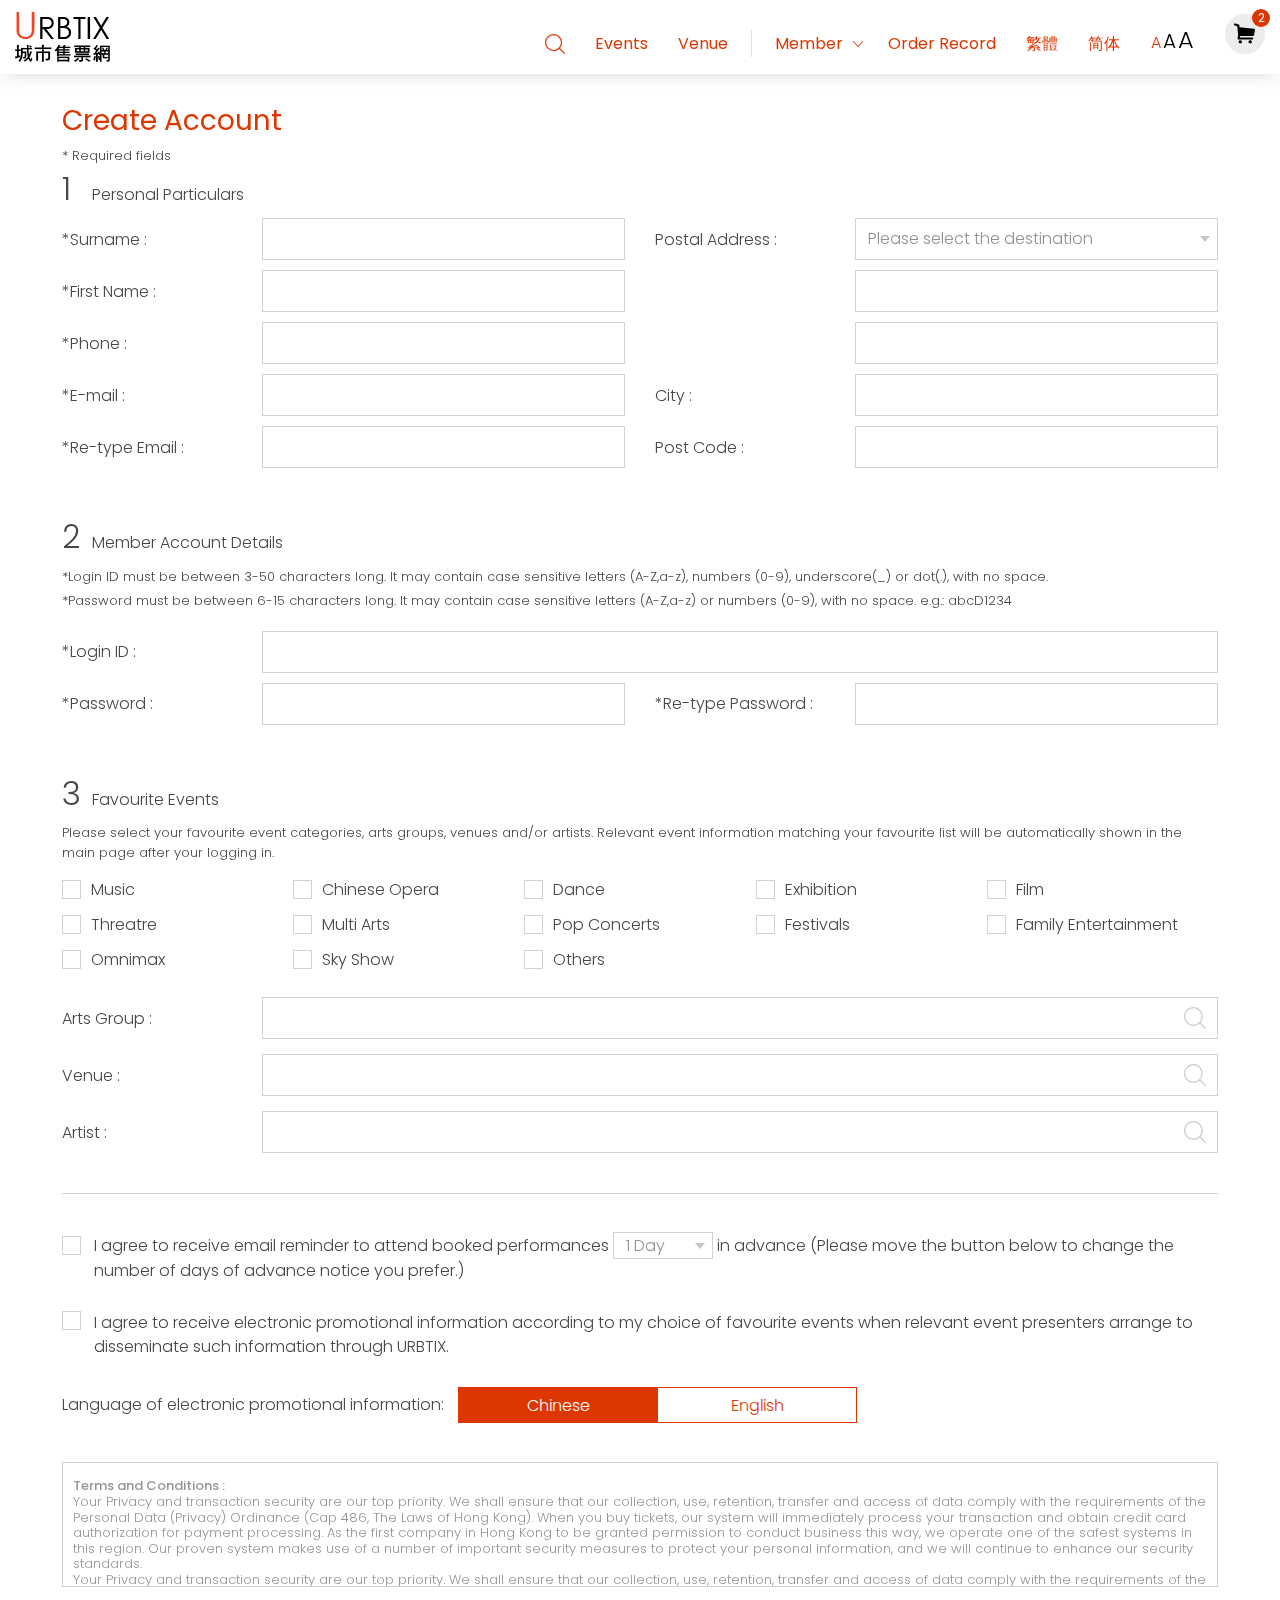
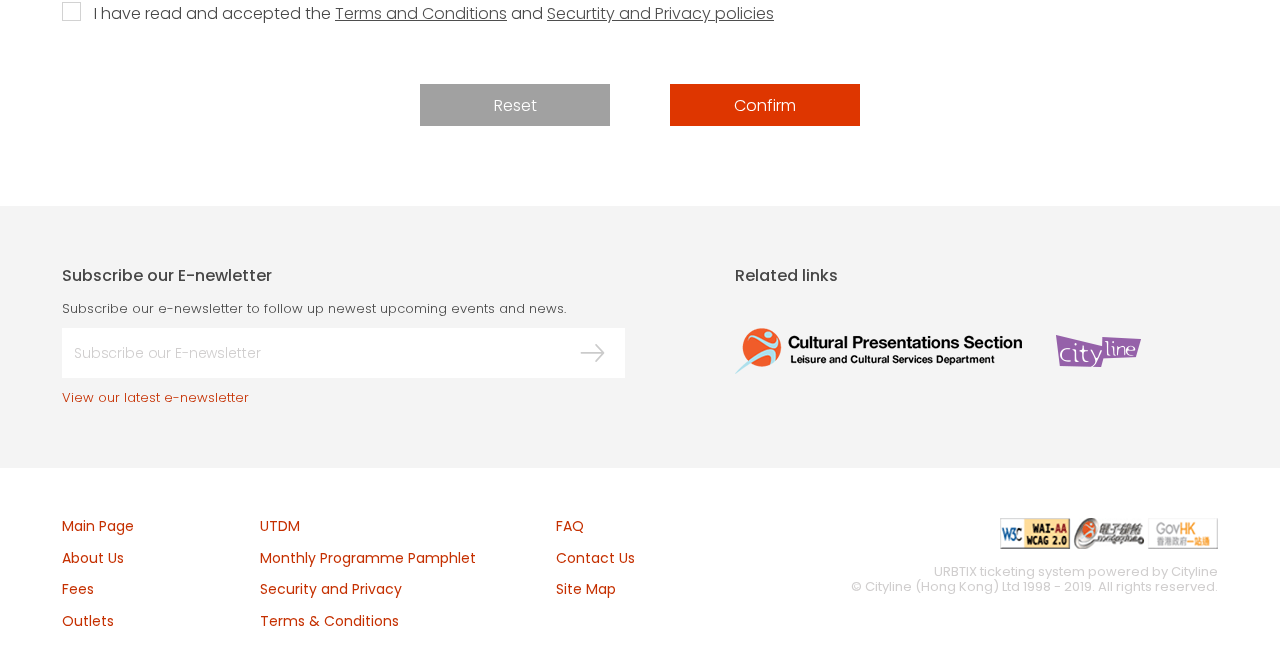
<file: Page08_Createaccount.html>
<!DOCTYPE html>
<html>

<head>
    <meta charset="utf-8">
    <meta name="viewport" content="width=device-width, initial-scale=1.0">
    <title></title>
    <!-- Stylesheet -->
    <link rel="stylesheet" href="css/bootstrap.min.css">
    <link rel="stylesheet" href="css/all.min.css">
	<link rel="stylesheet" href="css/main.css"><!-- /.custom stylesheet -->
</head>

<body>

<div class="outer">

<header>
<div class="container">
<div class="row">
<nav class="navbar navbar-expand-lg navbar-light">
	<a class="navbar-brand" href="index.html"><img src="img/logo_urbtrix.png" class="img-fluid"></a>
    
	<button class="navbar-toggler" type="button" data-toggle="collapse" data-target="#navbarMain" aria-controls="navbarMain" aria-expanded="false" aria-label="Toggle navigation">
	   <span class="navbar-toggler-icon"></span>
	</button>
    
    <div class="mobilebar">
    	<a class="nav-link search" href="page07_advsearch2.html"><span></span></a>
		<a class="nav-link cart" href="page04.html"><span>2</span></a>
    </div>

	<div class="collapse navbar-collapse" id="navbarMain">
	<ul class="navbar-nav ml-auto">
		<li class="nav-item">
			<a class="nav-link search" href="page07_advsearch2.html"><span></span></a>
		</li>
		<li class="nav-item">
			<a class="nav-link" href="page_event.html">Events</a>
		</li>
		<li class="nav-item">
			<a class="nav-link" href="#">Venue</a>
		</li>
		<li>
			<div class="dropdown-divider"></div>
		</li>
		<li class="nav-item dropdown show">
			<a class="nav-link dropdown-toggle" href="#" id="navbarDropdown" role="button" data-toggle="dropdown" aria-haspopup="true" aria-expanded="true">Member</a>
			<div class="dropdown-menu show" aria-labelledby="navbarDropdown">
				<span>
					<a class="dropdown-item" href="Page09_SiginCreateaccount.html">Login</a>
					<a class="dropdown-item" href="Page10_PasswordEnquiry.html">Forget Password</a>
					<a class="dropdown-item" href="Page09_SiginCreateaccount.html">Register</a>
				</span>
			</div>
			<li class="nav-item">
				<a class="nav-link" href="#">Order Record</a>
			</li>
			<li class="nav-item lang">
				<a class="nav-link en active" href="#">EN</a><a class="nav-link tc" href="#">繁體</a><a class="nav-link sc" href="#">简体</a>
			</li>
			<li class="nav-item fsize">
            	<p class="name">Text Size:</p>
				<p class="btn-group btn-group-toggle" data-toggle="buttons">
				<label class="btn fsize_s shadow-none active">
					<input type="radio" name="options" id="" autocomplete="off" checked> A
				</label>
				<label class="btn fsize_m shadow-none">
					<input type="radio" name="options" id="" autocomplete="off"> A
				</label>
				<label class="btn fsize_l shadow-none">
					<input type="radio" name="options" id="" autocomplete="off"> A
				</label>
                </p>
			</li>
			<li class="nav-item">
				<a class="nav-link cart" href="page04.html"><span>2</span></a>
			</li>
		</li>
	</ul>
	</div>
</nav>
</div>	
</div>
</header>
	

<div class="register">
	<div class="container">
	
	<div class="createacc">
		<h3>Create Account</h3>
		<p class="note">* Required fields</p>
		
		<div class="formbox personal">
			<p class="name"><span>1</span>Personal Particulars</p>
			<div class="form">
				<div class="formfields">
					<table>
						<tbody>
							<tr>
								<td>*Surname :</td>
								<td><input type="text" class="form-control" id="surname" value=""></td>
							</tr>
							<tr>
								<td>*First Name :</td>
								<td><input type="text" class="form-control" id="firstname" value=""></td>
							</tr>
							<tr>
								<td>*Phone :</td>
								<td><input type="tel" class="form-control" id="phone" value=""></td>
							</tr>
							<tr>
								<td>*E-mail :</td>
								<td><input type="email" class="form-control" id="email" value=""></td>
							</tr>
							<tr>
								<td>*Re-type Email :</td>
								<td><input type="email" class="form-control" id="retype_email" value=""></td>
							</tr>
						</tbody>
					</table>
				</div>
				<div class="formfields">
					<table>
						<tbody>
							<tr>
								<td>Postal Address :</td>
								<td>
									<span class="selectbox">
										<select class="form-control">
											<option selected="">Please select the destination</option>
										</select>
									</span>
								</td>
							</tr>
							<tr>
								<td></td>
								<td><input type="text" class="form-control" id="address1" value=""></td>
							</tr>
							<tr>
								<td></td>
								<td><input type="tel" class="form-control" id="address2" value=""></td>
							</tr>
							<tr>
								<td>City :</td>
								<td><input type="text" class="form-control" id="city" value=""></td>
							</tr>
							<tr>
								<td>Post Code :</td>
								<td><input type="text" class="form-control" id="postcode" value=""></td>
							</tr>
						</tbody>
					</table>
				</div>
			</div>
		</div>
		
		<div class="formbox details">
			<p class="name"><span>2</span>Member Account Details</p>
			<p class="note">*Login ID must be between 3-50 characters long. It may contain case sensitive letters (A-Z,a-z), numbers (0-9), underscore(_) or dot(.), with no space.</p>
			<p class="note">*Password must be between 6-15 characters long. It may contain case sensitive letters (A-Z,a-z) or numbers (0-9), with no space. e.g.: abcD1234</p>
			<table>
				<tbody>
					<tr>
						<td>*Login ID :</td>
						<td><input type="password" class="form-control" id="login_id" value=""></td>
					</tr>
				</tbody>
			</table>
			<div class="form">
				<div class="formfields">
					<table>
						<tbody>
							<tr>
								<td>*Password :</td>
								<td><input type="password" class="form-control" id="password" value=""></td>
							</tr>
						</tbody>
					</table>
				</div>
				<div class="formfields">
					<table>
						<tbody>
							<tr>
								<td>*Re-type Password :</td>
								<td><input type="password" class="form-control" id="retype_password" value=""></td>
							</tr>
						</tbody>
					</table>
				</div>
			</div>
		</div>
		
		<div class="formbox favourite">
			<p class="name"><span>3</span>Favourite Events</p>
			<p class="note">Please select your favourite event categories, arts groups, venues and/or artists. Relevant event information matching your favourite list will be automatically shown in the main page after your logging in.</p>
			<div class="favourite_items">
				<div class="checkbox music">
					<input type="checkbox" name="checkbox_music" value="" id="checkbox_music">
					<label for="checkbox_music"><i></i></label>
					<span class="itemname">Music</span>
					<div class="popitems">
						<div class="arrowup"></div>
						<div class="itemlist">
							<p><input type="checkbox" name="items01" value="" id="item01"><label for="item01"><i></i><span>Chinese Orchestral Music</span></label></p>
							<p><input type="checkbox" name="items02" value="" id="item02"><label for="item02"><i></i><span>Western Orchestral Music</span></label></p>
							<p><input type="checkbox" name="items03" value="" id="item03"><label for="item03"><i></i><span>Chinese Instrumental Music</span></label></p>
							<p><input type="checkbox" name="items04" value="" id="item04"><label for="item04"><i></i><span>Western Instrumental Music</span></label></p>
							<p><input type="checkbox" name="items05" value="" id="item05"><label for="item05"><i></i><span>Western Opera</span></label></p>
							<p><input type="checkbox" name="items06" value="" id="item06"><label for="item06"><i></i><span>Chamber Music</span></label></p>
							<p><input type="checkbox" name="items07" value="" id="item07"><label for="item07"><i></i><span>Chinese Ensemble Music</span></label></p>
							<p><input type="checkbox" name="items08" value="" id="item08"><label for="item08"><i></i><span>Jazz Music</span></label></p>
							<p><input type="checkbox" name="items09" value="" id="item09"><label for="item09"><i></i><span>Vocal / Choral Music</span></label></p>
							<p><input type="checkbox" name="items10" value="" id="item10"><label for="item10"><i></i><span>Vocal Ensemble / A Cappella</span></label></p>
							<p><input type="checkbox" name="items11" value="" id="item11"><label for="item11"><i></i><span>World / Contemporary / Percussion Music</span></label></p>
						</div>
					</div>
				</div>
				
				<div class="checkbox cnopera">
					<input type="checkbox" name="checkbox_cnopera" value="" id="checkbox_cnopera">
					<label for="checkbox_cnopera"><i></i></label>
					<span class="itemname">Chinese Opera</span>
					<div class="popitems">
						<div class="arrowup"></div>
						<div class="itemlist">
							<p><input type="checkbox" name="items01" value="" id="item20"><label for="item20"><i></i><span>Chinese Orchestral Music</span></label></p>
							<p><input type="checkbox" name="items02" value="" id="item21"><label for="item21"><i></i><span>Western Orchestral Music</span></label></p>
							<p><input type="checkbox" name="items03" value="" id="item22"><label for="item22"><i></i><span>Chinese Instrumental Music</span></label></p>
						</div>
					</div>
				</div>
				
				<div class="checkbox dance">
					<input type="checkbox" name="checkbox_dance" value="" id="checkbox_dance">
					<label for="checkbox_dance"><i></i></label>
					<span class="itemname">Dance</span>
					<div class="popitems">
						<div class="arrowup"></div>
						<div class="itemlist">
							<p>--No related Sub-Category--</p>
						</div>
					</div>
				</div>
				
				<div class="checkbox exhibition">
					<input type="checkbox" name="checkbox_exhibition" value="" id="checkbox_exhibition">
					<label for="checkbox_exhibition"><i></i></label>
					<span class="itemname">Exhibition</span>
					<div class="popitems">
						<div class="arrowup"></div>
						<div class="itemlist">
							<p>--No related Sub-Category--</p>
						</div>
					</div>
				</div>
				
				<div class="checkbox film">
					<input type="checkbox" name="checkbox_film" value="" id="checkbox_film">
					<label for="checkbox_film"><i></i></label>
					<span class="itemname">Film</span>
					<div class="popitems">
						<div class="arrowup"></div>
						<div class="itemlist">
							<p>--No related Sub-Category--</p>
						</div>
					</div>
				</div>
				
				<div class="checkbox threatre">
					<input type="checkbox" name="checkbox_music" value="" id="checkbox_threatre">
					<label for="checkbox_threatre"><i></i></label>
					<span class="itemname">Threatre</span>
					<div class="popitems">
						<div class="arrowup"></div>
						<div class="itemlist">
							<p>--No related Sub-Category--</p>
						</div>
					</div>
				</div>
				
				<div class="checkbox multiarts">
					<input type="checkbox" name="checkbox_multiarts" value="" id="checkbox_multiarts">
					<label for="checkbox_multiarts"><i></i></label>
					<span class="itemname">Multi Arts</span>
					<div class="popitems">
						<div class="arrowup"></div>
						<div class="itemlist">
							<p>--No related Sub-Category--</p>
						</div>
					</div>
				</div>
				
				<div class="checkbox popconcerts">
					<input type="checkbox" name="checkbox_popconcerts" value="" id="checkbox_popconcerts">
					<label for="checkbox_popconcerts"><i></i></label>
					<span class="itemname">Pop Concerts</span>
					<div class="popitems">
						<div class="arrowup"></div>
						<div class="itemlist">
							<p>--No related Sub-Category--</p>
						</div>
					</div>
				</div>
				
				<div class="checkbox festivals">
					<input type="checkbox" name="checkbox_festivals" value="" id="checkbox_festivals">
					<label for="checkbox_festivals"><i></i></label>
					<span class="itemname">Festivals</span>
					<div class="popitems">
						<div class="arrowup"></div>
						<div class="itemlist">
							<p>--No related Sub-Category--</p>
						</div>
					</div>
				</div>
					
				<div class="checkbox family">
					<input type="checkbox" name="checkbox_family" value="" id="checkbox_family">
					<label for="checkbox_family"><i></i></label>
					<span class="itemname">Family Entertainment</span>
					<div class="popitems">
						<div class="arrowup"></div>
						<div class="itemlist">
							<p>--No related Sub-Category--</p>
						</div>
					</div>
				</div>
				
				<div class="checkbox omnimax">
					<input type="checkbox" name="checkbox_omnimax" value="" id="checkbox_omnimax">
					<label for="checkbox_omnimax"><i></i></label>
					<span class="itemname">Omnimax</span>
					<div class="popitems">
						<div class="arrowup"></div>
						<div class="itemlist">
							<p>--No related Sub-Category--</p>
						</div>
					</div>
				</div>
				
				<div class="checkbox skyshow">
					<input type="checkbox" name="checkbox_skyshow" value="" id="checkbox_skyshow">
					<label for="checkbox_skyshow"><i></i></label>
					<span class="itemname">Sky Show</span>
					<div class="popitems">
						<div class="arrowup"></div>
						<div class="itemlist">
							<p>--No related Sub-Category--</p>
						</div>
					</div>
				</div>
				
				<div class="checkbox others">
					<input type="checkbox" name="checkbox_others" value="" id="checkbox_others">
					<label for="checkbox_others"><i></i></label>
					<span class="itemname">Others</span>
					<div class="popitems">
						<div class="arrowup"></div>
						<div class="itemlist">
							<p>--No related Sub-Category--</p>
						</div>
					</div>
				</div>
					
			</div>
			<div class="form search">
				<table>
					<tbody>
						<tr>
							<td>Arts Group :</td>
							<td><input type="text" class="form-control" id="arts_group" value=""></td>
						</tr>
						<tr>
							<td>Venue :</td>
							<td><input type="text" class="form-control" id="venue" value=""></td>
						</tr>
						<tr>
							<td>Artist :</td>
							<td><input type="text" class="form-control" id="artist" value=""></td>
						</tr>
					</tbody>
				</table>			
			</div>
		</div>
	
		<div class="select_accept">
		
	        <div class="checkbox select">
    	    	<input type="checkbox" name="checkbox_reminder" value="" id="checkbox_reminder"/>
				<label for="checkbox_reminder"><i></i>
					<span>I agree to receive email reminder to attend booked performances 
						<span class="selectbox">
							<select class="form-control">
								<option selected="">1 Day</option>
							</select>
						</span>	in advance (Please move the button below to change the number of days of advance notice you prefer.)
					</span>
				</label>
	        </div>
			
	        <div class="checkbox">
    	    	<input type="checkbox" name="checkbox_promo" value="" id="checkbox_promo"/><label for="checkbox_promo"><i></i><span>I agree to receive electronic promotional information according to my choice of favourite events when relevant event presenters arrange to disseminate such information through URBTIX.</span></label> 
	        </div>
			
			<div class="langbox">
				<p>Language of electronic promotional information:</p>
				<div class="selectlang">
					<div class="btn-group btn-group-toggle d-flex" data-toggle="buttons">
					<label class="btn active"><input type="radio" name="options" id="" autocomplete="off" checked="">Chinese</label>
					<label class="btn"><input type="radio" name="options" id="" autocomplete="off">English</label>
				</div>
				</div>
			</div>
			
			<div class="scrollbox">
	            <p><b>Terms and Conditions :</b></p>
    	        <p>Your Privacy and transaction security are our top priority. We shall ensure that our collection, use, retention, transfer and access of data comply with the requirements of the Personal Data (Privacy) Ordinance (Cap 486, The Laws of Hong Kong). When you buy tickets, our system will immediately process your transaction and obtain credit card authorization for payment processing. As the first company in Hong Kong to be granted permission to conduct business this way, we operate one of the safest systems in this region. Our proven system makes use of a number of important security measures to protect your personal information, and we will continue to enhance our security standards.</p>
	            <p>Your Privacy and transaction security are our top priority. We shall ensure that our collection, use, retention, transfer and access of data comply with the requirements of the Personal Data (Privacy) Ordinance (Cap 486, The Laws of Hong Kong). When you buy tickets, our system will immediately process your transaction and obtain credit card authorization for payment processing. As the first company in Hong Kong to be granted permission to conduct business this way, we operate one of the safest systems in this region. Our proven system makes use of a number of important security measures to protect your personal information, and we will continue to enhance our security standards.</p>
	        </div>
    
	        <div class="checkbox">
    	    	<input type="checkbox" name="checkbox_tnc" value="" id="checkbox_tnc"/><label for="checkbox_tnc"><i></i><span>I have read and accepted the <a href="javascript:;">Terms and Conditions</a> and <a href="javascript:;">Securtity and Privacy policies</a></span></label> 
	        </div>
			
			<div class="btn_container">
				<div class="btnbox">
					<a href="javascript:;" class="btn btn_grey">Reset</a>
				</div>
				<div class="btnbox">
					<a href="javascript:;" class="btn">Confirm</a>
				</div>
			</div>
		</div>
		
	</div>
	
	</div>
</div>

	

	
<footer>
	<div class="footer_top">
		<div class="container">
		<div class="row">
			<div class="newsletter col-lg-6 ">
				<p class="head">Subscribe our E-newletter</p>
				<p class="note">Subscribe our e-newsletter to follow up newest upcoming events and news.</p>
				<div class="input-group">
					<input type="text" class="form-control" placeholder="Subscribe our E-newsletter">
					<div class="input-group-append">
						<button class="btn" type="button"></button>
					</div>
				</div>
				<p class="note"><a href="javascript:;">View our latest e-newsletter</a></p>
			</div>
			<div class="related_links col-lg-6">
				<p class="head">Related links</p>
				<a href="javascript:;"><img src="img/logo_lcsd.png" class="img-fluid"></a>
				<a href="javascript:;"><img src="img/logo_cityline.png" class="img-fluid"></a>
			</div>
		</div>
		</div>
	</div>
	<div class="footer_btm">
		<div class="container">
		<div class="row">
			<div class="col-lg-2 col-md-4 flinks">
				<p><a href="javascript:;">Main Page</a></p>
				<p><a href="javascript:;">About Us</a></p>
				<p><a href="javascript:;">Fees</a></p>
				<p><a href="javascript:;">Outlets</a></p>
			</div>
			<div class="col-lg-3 col-md-5 flinks">
				<p><a href="javascript:;">UTDM</a></p>
				<p><a href="javascript:;">Monthly Programme Pamphlet</a></p>
				<p><a href="javascript:;">Security and Privacy</a></p>
				<p><a href="javascript:;">Terms & Conditions</a></p>
			</div>
			<div class="col-lg-2 col-md-3 flinks">
				<p><a href="javascript:;">FAQ</a></p>
				<p><a href="javascript:;">Contact Us</a></p>
				<p><a href="javascript:;">Site Map</a></p>
			</div>
			<div class="col-lg-5 col-md-12 copyright">
				<p><img src="img/logo_gov.png" class="img-fluid"></p>
				<p>URBTIX ticketing system powered by Cityline<br>© Cityline (Hong Kong) Ltd 1998 - 2019. All rights reserved.</p>
			</div>
		</div>
		</div>
	</div>
</footer>

</div><!-- outer end -->

<!-- Scripts -->
<script src="js/jquery-3.3.1.min.js"></script>
<script src="js/popper.min.js"></script>
<script src="js/bootstrap.min.js"></script>
<script src="js/custom.js"></script>
	
</body>

</html>
</file>
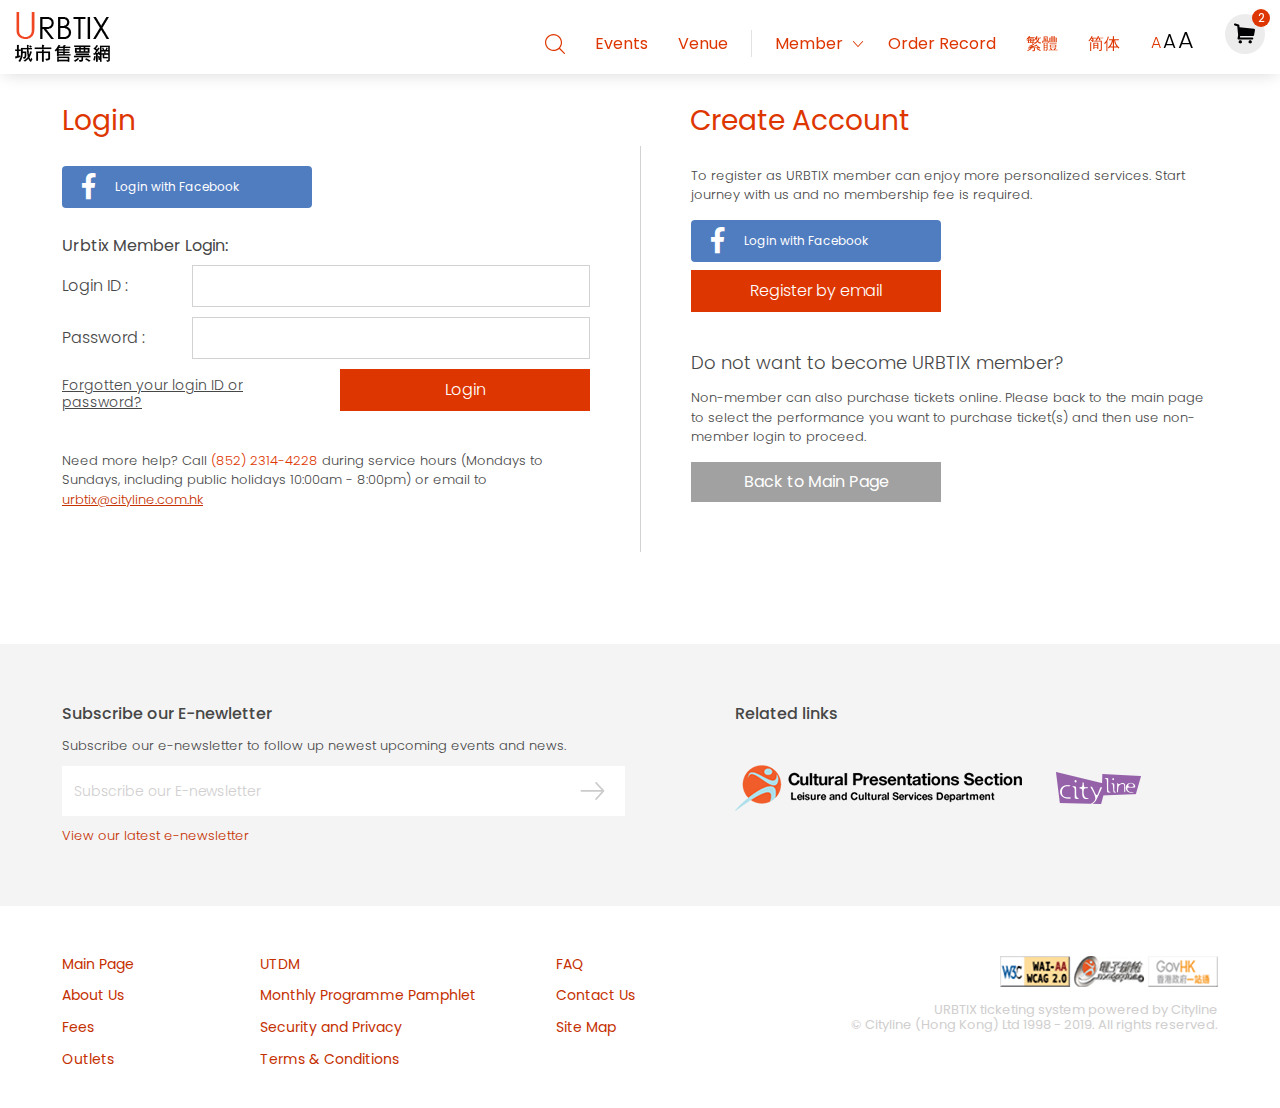
<file: Page09_SiginCreateaccount.html>
<!DOCTYPE html>
<html>

<head>
    <meta charset="utf-8">
    <meta name="viewport" content="width=device-width, initial-scale=1.0">
    <title></title>
    <!-- Stylesheet -->
    <link rel="stylesheet" href="css/bootstrap.min.css">
    <link rel="stylesheet" href="css/all.min.css">
	<link rel="stylesheet" href="css/main.css"><!-- /.custom stylesheet -->
</head>

<body>

<div class="outer">

<header>
<div class="container">
<div class="row">
<nav class="navbar navbar-expand-lg navbar-light">
	<a class="navbar-brand" href="index.html"><img src="img/logo_urbtrix.png" class="img-fluid"></a>
    
	<button class="navbar-toggler" type="button" data-toggle="collapse" data-target="#navbarMain" aria-controls="navbarMain" aria-expanded="false" aria-label="Toggle navigation">
	   <span class="navbar-toggler-icon"></span>
	</button>
    
    <div class="mobilebar">
    	<a class="nav-link search" href="page07_advsearch2.html"><span></span></a>
		<a class="nav-link cart" href="page04.html"><span>2</span></a>
    </div>

	<div class="collapse navbar-collapse" id="navbarMain">
	<ul class="navbar-nav ml-auto">
		<li class="nav-item">
			<a class="nav-link search" href="page07_advsearch2.html"><span></span></a>
		</li>
		<li class="nav-item">
			<a class="nav-link" href="page_event.html">Events</a>
		</li>
		<li class="nav-item">
			<a class="nav-link" href="#">Venue</a>
		</li>
		<li>
			<div class="dropdown-divider"></div>
		</li>
		<li class="nav-item dropdown show">
			<a class="nav-link dropdown-toggle" href="#" id="navbarDropdown" role="button" data-toggle="dropdown" aria-haspopup="true" aria-expanded="true">Member</a>
			<div class="dropdown-menu show" aria-labelledby="navbarDropdown">
				<span>
					<a class="dropdown-item" href="Page09_SiginCreateaccount.html">Login</a>
					<a class="dropdown-item" href="Page10_PasswordEnquiry.html">Forget Password</a>
					<a class="dropdown-item" href="Page09_SiginCreateaccount.html">Register</a>
				</span>
			</div>
			<li class="nav-item">
				<a class="nav-link" href="#">Order Record</a>
			</li>
			<li class="nav-item lang">
				<a class="nav-link en active" href="#">EN</a><a class="nav-link tc" href="#">繁體</a><a class="nav-link sc" href="#">简体</a>
			</li>
			<li class="nav-item fsize">
            	<p class="name">Text Size:</p>
				<p class="btn-group btn-group-toggle" data-toggle="buttons">
				<label class="btn fsize_s shadow-none active">
					<input type="radio" name="options" id="" autocomplete="off" checked> A
				</label>
				<label class="btn fsize_m shadow-none">
					<input type="radio" name="options" id="" autocomplete="off"> A
				</label>
				<label class="btn fsize_l shadow-none">
					<input type="radio" name="options" id="" autocomplete="off"> A
				</label>
                </p>
			</li>
			<li class="nav-item">
				<a class="nav-link cart" href="page04.html"><span>2</span></a>
			</li>
		</li>
	</ul>
	</div>
</nav>
</div>	
</div>
</header>
	

<div class="register">
	<div class="container">
		<div class="regbox">
			<div class="infobox acc_signin">
				<h3>Login</h3>
				<div class="regform">
					<div class="login_fb"><a href="javascript:;"><i class="fab fa-facebook-f"></i>Login with Facebook</a></div>
						<div class="form">
						<p class="name">Urbtix Member Login: </p>
						<table>
							<tbody>
								<tr>
									<td>Login ID :</td>
									<td><input type="text" class="form-control" id="userid" value=""></td>
								</tr>
								<tr>
									<td>Password :</td>
									<td><input type="password" class="form-control" id="password" value=""></td>
								</tr>
							</tbody>
						</table>
						<div class="btnbox">
							<p><a href="javascript:;">Forgotten your login ID or password?</a></p>
							<button class="btn">Login</button>
						</div>
						<p class="note">Need more help? Call <span>(852) 2314-4228</span> during service hours (Mondays to Sundays, including public holidays 10:00am - 8:00pm) or email to <a href="mailto:urbtix@cityline.com.hk">urbtix@cityline.com.hk</a></p>
						</div>
				</div>
			</div>
			<div class="infobox acc_create">
				<h3>Create Account</h3>
				<div class="regform">
					<div class="member_become">
						<p class="note">To register as URBTIX member can enjoy more personalized services. Start journey with us and no membership fee is required.</p>
						<div class="login_fb"><a href="javascript:;"><i class="fab fa-facebook-f"></i>Login with Facebook</a></div>
						<button class="btn" onclick="location.href='Page08_Createaccount.html'">Register by email</button>
					</div>
					<div class="member_nottobe">
						<p class="head">Do not want to become URBTIX member?</p>
						<p class="note">Non-member can also purchase tickets online. Please back to the main page to select the performance you want to purchase ticket(s) and then use non-member login to proceed.</p>
						<button class="btn_grey" onclick="location.href='index.html'">Back to Main Page</button>
					</div>
				</div>
			</div>
		</div>
	</div>
</div>

	

	
<footer>
	<div class="footer_top">
		<div class="container">
		<div class="row">
			<div class="newsletter col-lg-6 ">
				<p class="head">Subscribe our E-newletter</p>
				<p class="note">Subscribe our e-newsletter to follow up newest upcoming events and news.</p>
				<div class="input-group">
					<input type="text" class="form-control" placeholder="Subscribe our E-newsletter">
					<div class="input-group-append">
						<button class="btn" type="button"></button>
					</div>
				</div>
				<p class="note"><a href="javascript:;">View our latest e-newsletter</a></p>
			</div>
			<div class="related_links col-lg-6">
				<p class="head">Related links</p>
				<a href="javascript:;"><img src="img/logo_lcsd.png" class="img-fluid"></a>
				<a href="javascript:;"><img src="img/logo_cityline.png" class="img-fluid"></a>
			</div>
		</div>
		</div>
	</div>
	<div class="footer_btm">
		<div class="container">
		<div class="row">
			<div class="col-lg-2 col-md-4 flinks">
				<p><a href="javascript:;">Main Page</a></p>
				<p><a href="javascript:;">About Us</a></p>
				<p><a href="javascript:;">Fees</a></p>
				<p><a href="javascript:;">Outlets</a></p>
			</div>
			<div class="col-lg-3 col-md-5 flinks">
				<p><a href="javascript:;">UTDM</a></p>
				<p><a href="javascript:;">Monthly Programme Pamphlet</a></p>
				<p><a href="javascript:;">Security and Privacy</a></p>
				<p><a href="javascript:;">Terms & Conditions</a></p>
			</div>
			<div class="col-lg-2 col-md-3 flinks">
				<p><a href="javascript:;">FAQ</a></p>
				<p><a href="javascript:;">Contact Us</a></p>
				<p><a href="javascript:;">Site Map</a></p>
			</div>
			<div class="col-lg-5 col-md-12 copyright">
				<p><img src="img/logo_gov.png" class="img-fluid"></p>
				<p>URBTIX ticketing system powered by Cityline<br>© Cityline (Hong Kong) Ltd 1998 - 2019. All rights reserved.</p>
			</div>
		</div>
		</div>
	</div>
</footer>

</div><!-- outer end -->

<!-- Scripts -->
<script src="js/jquery-3.3.1.min.js"></script>
<script src="js/popper.min.js"></script>
<script src="js/bootstrap.min.js"></script>
<script src="js/custom.js"></script>
	
</body>

</html>
</file>
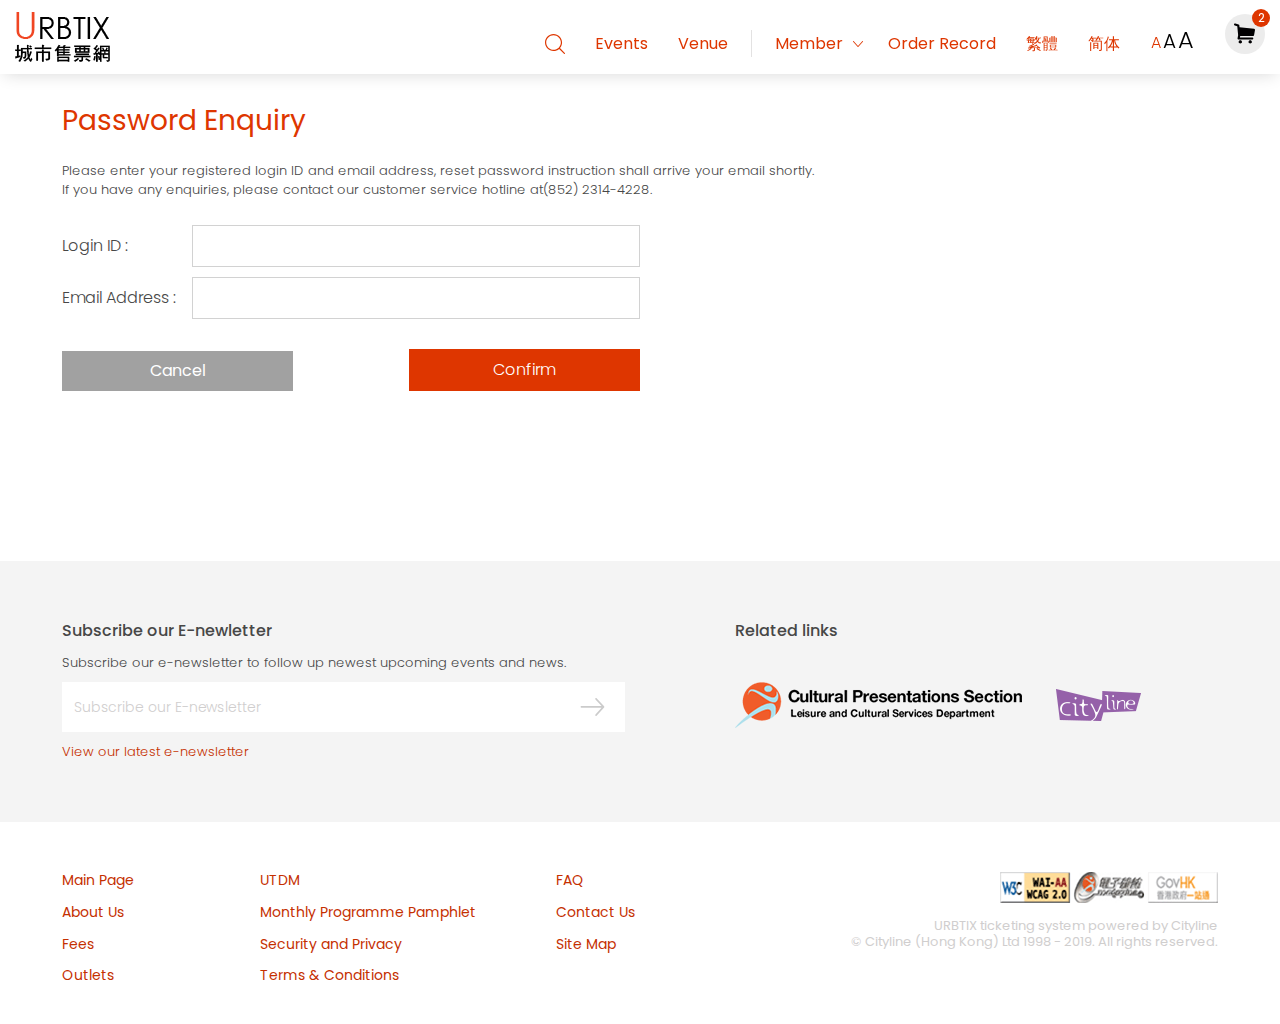
<file: Page10_PasswordEnquiry.html>
<!DOCTYPE html>
<html>

<head>
    <meta charset="utf-8">
    <meta name="viewport" content="width=device-width, initial-scale=1.0">
    <title></title>
    <!-- Stylesheet -->
    <link rel="stylesheet" href="css/bootstrap.min.css">
    <link rel="stylesheet" href="css/all.min.css">
	<link rel="stylesheet" href="css/main.css"><!-- /.custom stylesheet -->
</head>

<body>

<div class="outer">

<header>
<div class="container">
<div class="row">
<nav class="navbar navbar-expand-lg navbar-light">
	<a class="navbar-brand" href="index.html"><img src="img/logo_urbtrix.png" class="img-fluid"></a>
    
	<button class="navbar-toggler" type="button" data-toggle="collapse" data-target="#navbarMain" aria-controls="navbarMain" aria-expanded="false" aria-label="Toggle navigation">
	   <span class="navbar-toggler-icon"></span>
	</button>
    
    <div class="mobilebar">
    	<a class="nav-link search" href="page07_advsearch2.html"><span></span></a>
		<a class="nav-link cart" href="page04.html"><span>2</span></a>
    </div>

	<div class="collapse navbar-collapse" id="navbarMain">
	<ul class="navbar-nav ml-auto">
		<li class="nav-item">
			<a class="nav-link search" href="page07_advsearch2.html"><span></span></a>
		</li>
		<li class="nav-item">
			<a class="nav-link" href="page_event.html">Events</a>
		</li>
		<li class="nav-item">
			<a class="nav-link" href="#">Venue</a>
		</li>
		<li>
			<div class="dropdown-divider"></div>
		</li>
		<li class="nav-item dropdown show">
			<a class="nav-link dropdown-toggle" href="#" id="navbarDropdown" role="button" data-toggle="dropdown" aria-haspopup="true" aria-expanded="true">Member</a>
			<div class="dropdown-menu show" aria-labelledby="navbarDropdown">
				<span>
					<a class="dropdown-item" href="Page09_SiginCreateaccount.html">Login</a>
					<a class="dropdown-item" href="Page10_PasswordEnquiry.html">Forget Password</a>
					<a class="dropdown-item" href="Page09_SiginCreateaccount.html">Register</a>
				</span>
			</div>
			<li class="nav-item">
				<a class="nav-link" href="#">Order Record</a>
			</li>
			<li class="nav-item lang">
				<a class="nav-link en active" href="#">EN</a><a class="nav-link tc" href="#">繁體</a><a class="nav-link sc" href="#">简体</a>
			</li>
			<li class="nav-item fsize">
            	<p class="name">Text Size:</p>
				<p class="btn-group btn-group-toggle" data-toggle="buttons">
				<label class="btn fsize_s shadow-none active">
					<input type="radio" name="options" id="" autocomplete="off" checked> A
				</label>
				<label class="btn fsize_m shadow-none">
					<input type="radio" name="options" id="" autocomplete="off"> A
				</label>
				<label class="btn fsize_l shadow-none">
					<input type="radio" name="options" id="" autocomplete="off"> A
				</label>
                </p>
			</li>
			<li class="nav-item">
				<a class="nav-link cart" href="page04.html"><span>2</span></a>
			</li>
		</li>
	</ul>
	</div>
</nav>
</div>	
</div>
</header>
	

<div class="register">
	<div class="container">
		<div class="infobox acc_password">
			<h3>Password Enquiry</h3>
			<div class="regform">
				<p class="note">Please enter your registered login ID and email address, reset password instruction shall arrive your email shortly.<span>If you have any enquiries, please contact our customer service hotline at(852) 2314-4228.</span></p>
				<div class="form">
					<table>
						<tbody>
							<tr>
								<td>Login ID :</td>
								<td><input type="text" class="form-control" id="userid" value=""></td>
							</tr>
							<tr>
								<td>Email Address :</td>
								<td><input type="password" class="form-control" id="email" value=""></td>
							</tr>
						</tbody>
					</table>
					<div class="btnbox">
						<button class="btn_grey">Cancel</button>
						<button class="btn">Confirm</button>
					</div>
				</div>
			</div>
		</div>
	</div>
</div>

	

	
<footer>
	<div class="footer_top">
		<div class="container">
		<div class="row">
			<div class="newsletter col-lg-6 ">
				<p class="head">Subscribe our E-newletter</p>
				<p class="note">Subscribe our e-newsletter to follow up newest upcoming events and news.</p>
				<div class="input-group">
					<input type="text" class="form-control" placeholder="Subscribe our E-newsletter">
					<div class="input-group-append">
						<button class="btn" type="button"></button>
					</div>
				</div>
				<p class="note"><a href="javascript:;">View our latest e-newsletter</a></p>
			</div>
			<div class="related_links col-lg-6">
				<p class="head">Related links</p>
				<a href="javascript:;"><img src="img/logo_lcsd.png" class="img-fluid"></a>
				<a href="javascript:;"><img src="img/logo_cityline.png" class="img-fluid"></a>
			</div>
		</div>
		</div>
	</div>
	<div class="footer_btm">
		<div class="container">
		<div class="row">
			<div class="col-lg-2 col-md-4 flinks">
				<p><a href="javascript:;">Main Page</a></p>
				<p><a href="javascript:;">About Us</a></p>
				<p><a href="javascript:;">Fees</a></p>
				<p><a href="javascript:;">Outlets</a></p>
			</div>
			<div class="col-lg-3 col-md-5 flinks">
				<p><a href="javascript:;">UTDM</a></p>
				<p><a href="javascript:;">Monthly Programme Pamphlet</a></p>
				<p><a href="javascript:;">Security and Privacy</a></p>
				<p><a href="javascript:;">Terms & Conditions</a></p>
			</div>
			<div class="col-lg-2 col-md-3 flinks">
				<p><a href="javascript:;">FAQ</a></p>
				<p><a href="javascript:;">Contact Us</a></p>
				<p><a href="javascript:;">Site Map</a></p>
			</div>
			<div class="col-lg-5 col-md-12 copyright">
				<p><img src="img/logo_gov.png" class="img-fluid"></p>
				<p>URBTIX ticketing system powered by Cityline<br>© Cityline (Hong Kong) Ltd 1998 - 2019. All rights reserved.</p>
			</div>
		</div>
		</div>
	</div>
</footer>

</div><!-- outer end -->

<!-- Scripts -->
<script src="js/jquery-3.3.1.min.js"></script>
<script src="js/popper.min.js"></script>
<script src="js/bootstrap.min.js"></script>
<script src="js/custom.js"></script>
	
</body>

</html>
</file>
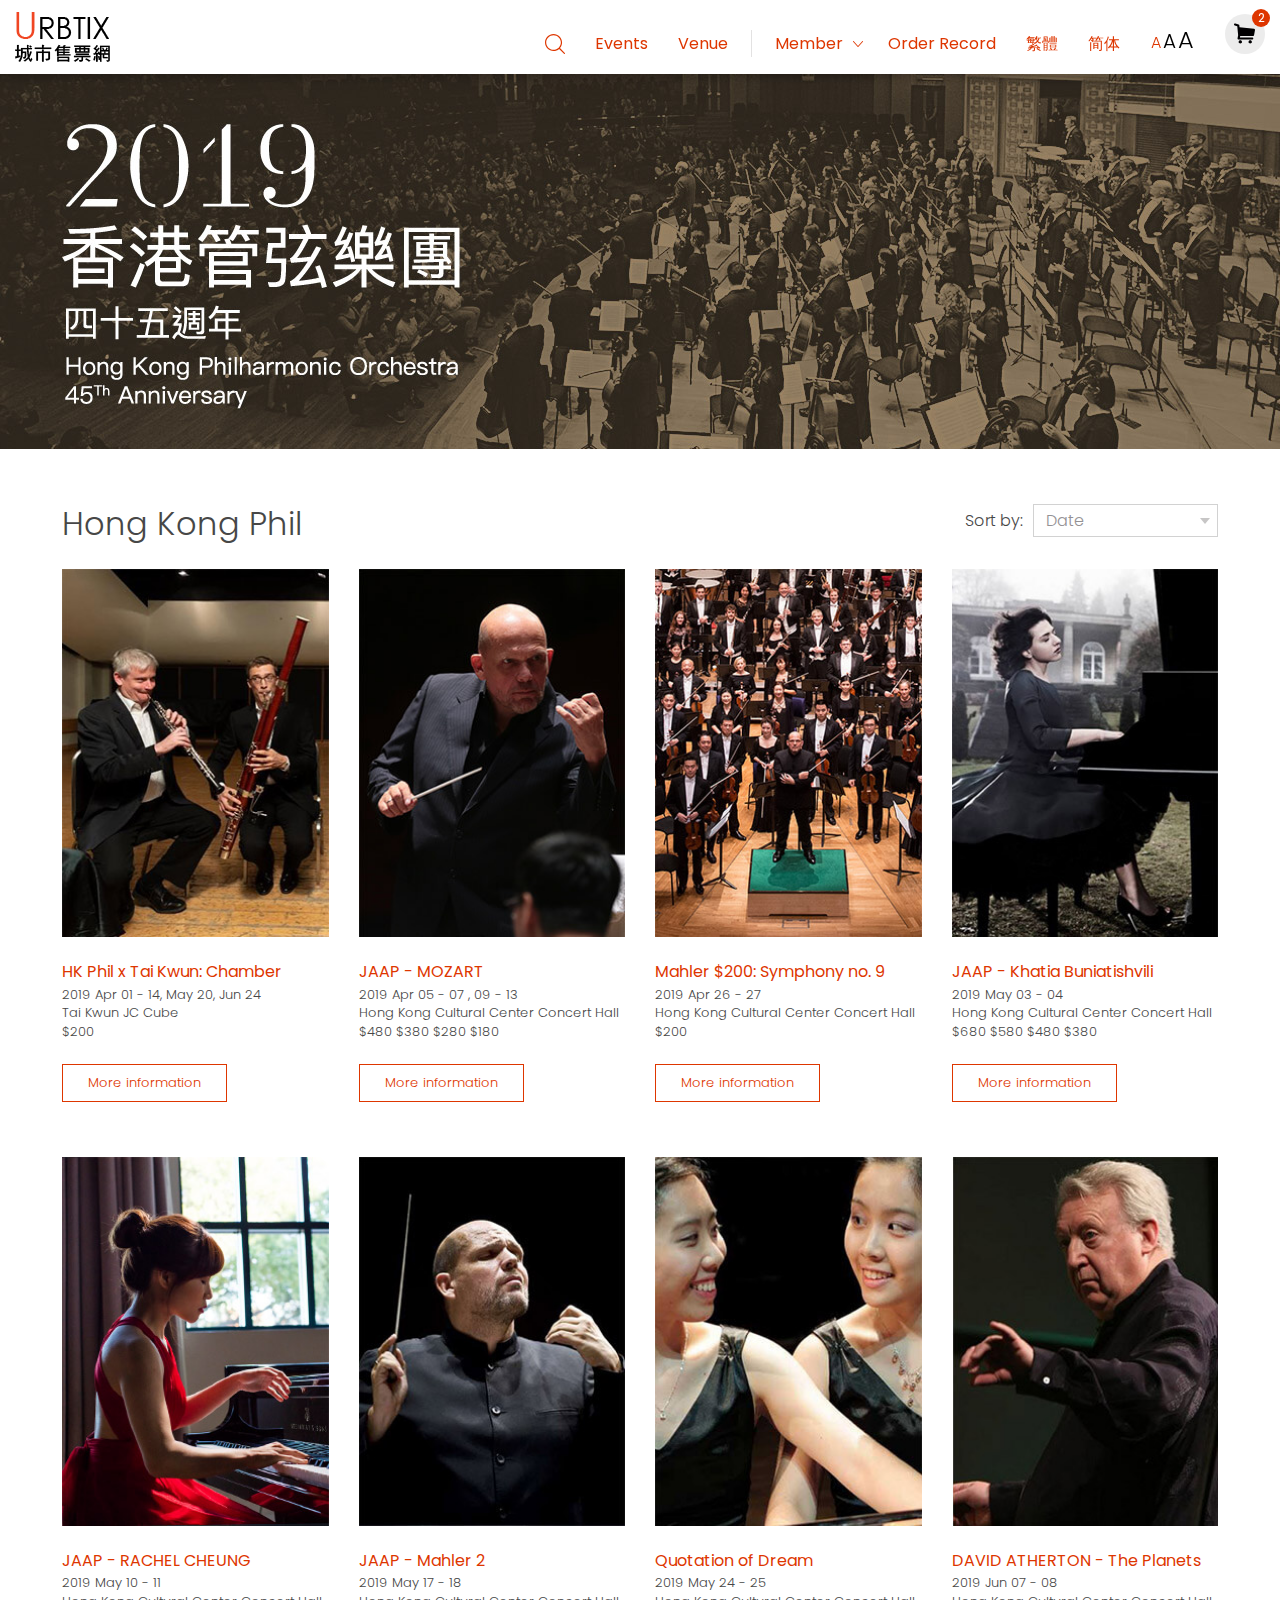
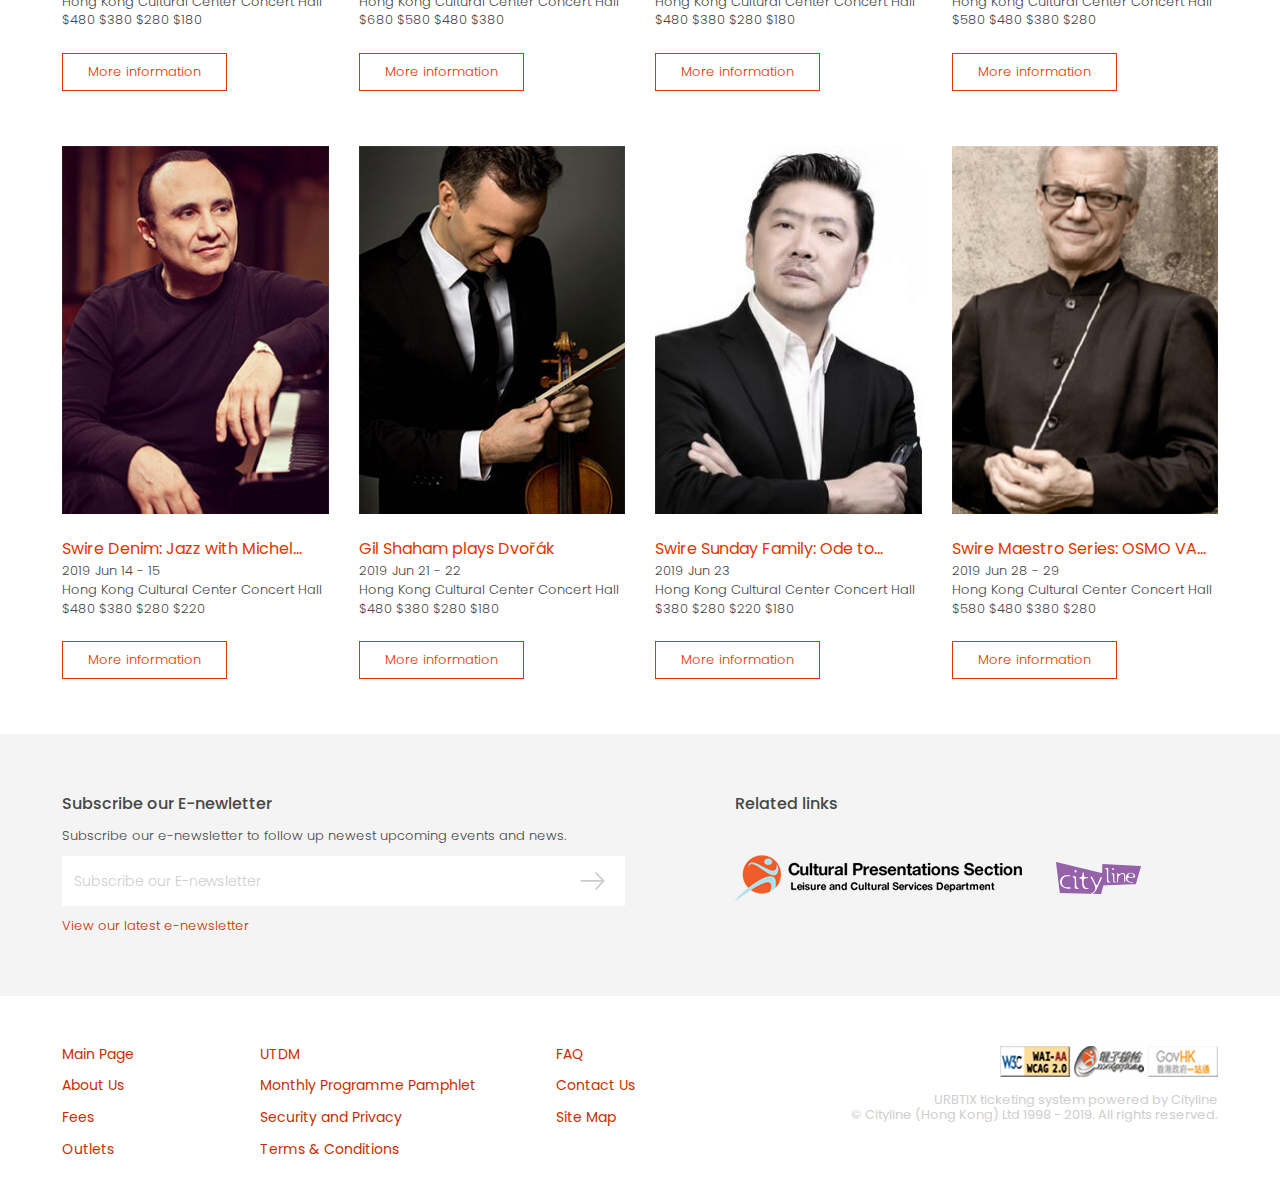
<file: page_event.html>
<!DOCTYPE html>
<html>

<head>
    <meta charset="utf-8">
    <meta name="viewport" content="width=device-width, initial-scale=1.0">
    <title></title>
    <!-- Stylesheet -->
    <link rel="stylesheet" href="css/bootstrap.min.css">
    <link rel="stylesheet" href="css/all.min.css">
	<link rel="stylesheet" href="css/main.css"><!-- /.custom stylesheet -->
</head>

<body>

<div class="outer">

<header>
<div class="container">
<div class="row">
<nav class="navbar navbar-expand-lg navbar-light">
	<a class="navbar-brand" href="index.html"><img src="img/logo_urbtrix.png" class="img-fluid"></a>

	<button class="navbar-toggler" type="button" data-toggle="collapse" data-target="#navbarMain" aria-controls="navbarMain" aria-expanded="false" aria-label="Toggle navigation">
		<span class="navbar-toggler-icon"></span>
	</button>	

    <div class="mobilebar">
    	<a class="nav-link search" href="page07_advsearch2.html"><span></span></a>
		<a class="nav-link cart" href="page04.html"><span>2</span></a>
    </div>

	<div class="collapse navbar-collapse" id="navbarMain">
	<ul class="navbar-nav ml-auto">
		<li class="nav-item">
			<a class="nav-link search" href="page07_advsearch2.html"><span></span></a>
		</li>
		<li class="nav-item">
			<a class="nav-link" href="page_event.html">Events</a>
		</li>
		<li class="nav-item">
			<a class="nav-link" href="#">Venue</a>
		</li>
		<li>
			<div class="dropdown-divider"></div>
		</li>
		<li class="nav-item dropdown show">
			<a class="nav-link dropdown-toggle" href="#" id="navbarDropdown" role="button" data-toggle="dropdown" aria-haspopup="true" aria-expanded="true">Member</a>
			<div class="dropdown-menu show" aria-labelledby="navbarDropdown">
				<span>
					<a class="dropdown-item" href="Page09_SiginCreateaccount.html">Login</a>
					<a class="dropdown-item" href="Page10_PasswordEnquiry.html">Forget Password</a>
					<a class="dropdown-item" href="Page09_SiginCreateaccount.html">Register</a>
				</span>
			</div>
			<li class="nav-item">
				<a class="nav-link" href="#">Order Record</a>
			</li>
			<li class="nav-item lang">
				<a class="nav-link en active" href="#">EN</a><a class="nav-link tc" href="#">繁體</a><a class="nav-link sc" href="#">简体</a>
			</li>
			<li class="nav-item fsize">
            	<p class="name">Text Size:</p>
				<p class="btn-group btn-group-toggle" data-toggle="buttons">
                <label class="btn fsize_s shadow-none active">
					<input type="radio" name="options" id="" autocomplete="off" checked> A
				</label>
				<label class="btn fsize_m shadow-none">
					<input type="radio" name="options" id="" autocomplete="off"> A
				</label>
				<label class="btn fsize_l shadow-none">
					<input type="radio" name="options" id="" autocomplete="off"> A
				</label>
                </p>
			</li>
			<li class="nav-item">
				<a class="nav-link cart" href="page04.html"><span>2</span></a>
			</li>
		</li>
	</ul>
	</div>
</nav>
</div>	
</div>
</header>
	

<div class="eventlist">
	<div class="event_hero"><img src="img/event/event_hero.jpg" class="img-fluid"></div>
	<div class="container">
		<h1>
			<p>Hong Kong Phil</p>
			<div class="controlbox">
				<span>Sort by: </span>
				<span class="selectbox">
				<select class="form-control">
					<option selected="">Date</option>
					<option>Venue</option>
				</select>
				</span>				
			</div>
		</h1>
		
		<div class="list">
			<div class="row">
			<div class="event col-12 col-sm-6 col-md-4 col-lg-3">
				<div class="event_img"><img src="img/event/even01.jpg" class="img-fluid"></div>
				<div class="event_info">
					<h3>HK Phil x Tai Kwun: Chamber</h3>
					<p class="date">2019 Apr 01 - 14, May 20, Jun 24</p>
					<p class="venue">Tai Kwun JC Cube</p>
					<p class="price">$200</p>
				</div>
				<a href="javascript:;" class="btn">More information</a>
			</div>
			<div class="event col-12 col-sm-6 col-md-4 col-lg-3">
				<div class="event_img"><img src="img/event/even02.jpg" class="img-fluid"></div>
				<div class="event_info">
					<h3>JAAP - MOZART</h3>
					<p class="date">2019 Apr 05 - 07 , 09 - 13 </p>
					<p class="venue">Hong Kong Cultural Center Concert Hall</p>
					<p class="price">$480 $380 $280 $180</p>
				</div>
				<a href="javascript:;" class="btn">More information</a>
			</div>
			<div class="event col-12 col-sm-6 col-md-4 col-lg-3">
				<div class="event_img"><img src="img/event/even03.jpg" class="img-fluid"></div>
				<div class="event_info">
					<h3>Mahler $200: Symphony no. 9</h3>
					<p class="date">2019 Apr 26 - 27</p>
					<p class="venue">Hong Kong Cultural Center Concert Hall</p>
					<p class="price">$200</p>
				</div>
				<a href="javascript:;" class="btn">More information</a>
			</div>
			<div class="event col-12 col-sm-6 col-md-4 col-lg-3">
				<div class="event_img"><img src="img/event/even04.jpg" class="img-fluid"></div>
				<div class="event_info">
					<h3>JAAP - Khatia Buniatishvili</h3>
					<p class="date">2019 May 03 - 04</p>
					<p class="venue">Hong Kong Cultural Center Concert Hall</p>
					<p class="price">$680 $580 $480 $380</p>
				</div>
				<a href="javascript:;" class="btn">More information</a>
			</div>
			<div class="event col-12 col-sm-6 col-md-4 col-lg-3">
				<div class="event_img"><img src="img/event/even05.jpg" class="img-fluid"></div>
				<div class="event_info">
					<h3>JAAP - RACHEL CHEUNG</h3>
					<p class="date">2019 May 10 - 11</p>
					<p class="venue">Hong Kong Cultural Center Concert Hall</p>
					<p class="price">$480 $380 $280 $180</p>
				</div>
				<a href="javascript:;" class="btn">More information</a>
			</div>
			<div class="event col-12 col-sm-6 col-md-4 col-lg-3">
				<div class="event_img"><img src="img/event/even06.jpg" class="img-fluid"></div>
				<div class="event_info">
					<h3>JAAP - Mahler 2</h3>
					<p class="date">2019 May 17 - 18</p>
					<p class="venue">Hong Kong Cultural Center Concert Hall</p>
					<p class="price">$680 $580 $480 $380</p>
				</div>
				<a href="javascript:;" class="btn">More information</a>
			</div>
			<div class="event col-12 col-sm-6 col-md-4 col-lg-3">
				<div class="event_img"><img src="img/event/even07.jpg" class="img-fluid"></div>
				<div class="event_info">
					<h3>Quotation of Dream</h3>
					<p class="date">2019 May 24 - 25</p>
					<p class="venue">Hong Kong Cultural Center Concert Hall</p>
					<p class="price">$480 $380 $280 $180</p>
				</div>
				<a href="javascript:;" class="btn">More information</a>
			</div>
			<div class="event col-12 col-sm-6 col-md-4 col-lg-3">
				<div class="event_img"><img src="img/event/even08.jpg" class="img-fluid"></div>
				<div class="event_info">
					<h3>DAVID ATHERTON - The Planets</h3>
					<p class="date">2019 Jun 07 - 08</p>
					<p class="venue">Hong Kong Cultural Center Concert Hall</p>
					<p class="price">$580 $480 $380 $280</p>
				</div>
				<a href="javascript:;" class="btn">More information</a>
			</div>
			<div class="event col-12 col-sm-6 col-md-4 col-lg-3">
				<div class="event_img"><img src="img/event/even09.jpg" class="img-fluid"></div>
				<div class="event_info">
					<h3>Swire Denim: Jazz with Michel...</h3>
					<p class="date">2019 Jun 14 - 15</p>
					<p class="venue">Hong Kong Cultural Center Concert Hall</p>
					<p class="price">$480 $380 $280 $220</p>
				</div>
				<a href="javascript:;" class="btn">More information</a>
			</div>
			<div class="event col-12 col-sm-6 col-md-4 col-lg-3">
				<div class="event_img"><img src="img/event/even10.jpg" class="img-fluid"></div>
				<div class="event_info">
					<h3>Gil Shaham plays Dvořák</h3>
					<p class="date">2019 Jun 21 - 22</p>
					<p class="venue">Hong Kong Cultural Center Concert Hall</p>
					<p class="price">$480 $380 $280 $180</p>
				</div>
				<a href="javascript:;" class="btn">More information</a>
			</div>
			<div class="event col-12 col-sm-6 col-md-4 col-lg-3">
				<div class="event_img"><img src="img/event/even11.jpg" class="img-fluid"></div>
				<div class="event_info">
					<h3>Swire Sunday Family: Ode to...</h3>
					<p class="date">2019 Jun 23</p>
					<p class="venue">Hong Kong Cultural Center Concert Hall</p>
					<p class="price">$380 $280 $220 $180</p>
				</div>
				<a href="javascript:;" class="btn">More information</a>
			</div>
			<div class="event col-12 col-sm-6 col-md-4 col-lg-3">
				<div class="event_img"><img src="img/event/even12.jpg" class="img-fluid"></div>
				<div class="event_info">
					<h3>Swire Maestro Series: OSMO VA...</h3>
					<p class="date">2019 Jun 28 - 29</p>
					<p class="venue">Hong Kong Cultural Center Concert Hall</p>
					<p class="price">$580 $480 $380 $280</p>
				</div>
				<a href="javascript:;" class="btn">More information</a>
			</div>
			</div>
		</div>
	</div>
</div>

	
<footer>
	<div class="footer_top">
		<div class="container">
		<div class="row">
			<div class="newsletter col-lg-6 ">
				<p class="head">Subscribe our E-newletter</p>
				<p class="note">Subscribe our e-newsletter to follow up newest upcoming events and news.</p>
				<div class="input-group">
					<input type="text" class="form-control" placeholder="Subscribe our E-newsletter">
					<div class="input-group-append">
						<button class="btn" type="button"></button>
					</div>
				</div>
				<p class="note"><a href="javascript:;">View our latest e-newsletter</a></p>
			</div>
			<div class="related_links col-lg-6">
				<p class="head">Related links</p>
				<a href="javascript:;"><img src="img/logo_lcsd.png" class="img-fluid"></a>
				<a href="javascript:;"><img src="img/logo_cityline.png" class="img-fluid"></a>
			</div>
		</div>
		</div>
	</div>
	<div class="footer_btm">
		<div class="container">
		<div class="row">
			<div class="col-lg-2 col-md-4 flinks">
				<p><a href="javascript:;">Main Page</a></p>
				<p><a href="javascript:;">About Us</a></p>
				<p><a href="javascript:;">Fees</a></p>
				<p><a href="javascript:;">Outlets</a></p>
			</div>
			<div class="col-lg-3 col-md-5 flinks">
				<p><a href="javascript:;">UTDM</a></p>
				<p><a href="javascript:;">Monthly Programme Pamphlet</a></p>
				<p><a href="javascript:;">Security and Privacy</a></p>
				<p><a href="javascript:;">Terms & Conditions</a></p>
			</div>
			<div class="col-lg-2 col-md-3 flinks">
				<p><a href="javascript:;">FAQ</a></p>
				<p><a href="javascript:;">Contact Us</a></p>
				<p><a href="javascript:;">Site Map</a></p>
			</div>
			<div class="col-lg-5 col-md-12 copyright">
				<p><img src="img/logo_gov.png" class="img-fluid"></p>
				<p>URBTIX ticketing system powered by Cityline<br>© Cityline (Hong Kong) Ltd 1998 - 2019. All rights reserved.</p>
			</div>
		</div>
		</div>
	</div>
</footer>

</div><!-- outer end -->

<!-- Scripts -->
<script src="js/jquery-3.3.1.min.js"></script>
<script src="js/popper.min.js"></script>
<script src="js/bootstrap.min.js"></script>
<script src="js/custom.js"></script>
	
</body>

</html>
</file>
<file: css/main.css>
@import url('https://fonts.googleapis.com/css?family=Poppins:200,300,400,500,700');

html, body { height: 100%; width: 100%; }
body { background-color: #fff; font-family: 'Poppins', 'Helvetica Neue',Helvetica,'微軟正黑體',sans-serif; font-size: 1rem; font-weight: 400; color: #474747; overflow-x: hidden; line-height: 1.2; letter-spacing: 0; }



/* common start */
a, .btn, .btn_grey, button { color: #c53001; text-decoration: none;
	-webkit-transition: all 0.2s ease-out;
	-moz-transition: all 0.2s ease-out;
	-o-transition: all 0.2s ease-out;
	transition: all 0.2s ease-out; }
a:hover { color: #000; text-decoration: none; }

p { margin: 0; }

b { font-weight: 500; }

table { border-collapse: collapse; width: 100%; padding: 0; margin: 0; }
tr, td { padding: 0; }

h1 { font-weight: 300; font-size: 2em; }
h3 { font-weight: 400; font-size: 1.75em; } 

.dropdown-menu { font-size: 1em; }

.container { max-width: 1186px; padding: 0 15px; }

.outer { background: #fff; max-width: 1280px; margin: 0 auto; overflow: hidden; padding-top: 89px;
	-webkit-box-shadow: 0px 4px 16px 0px rgba(0,0,0,0.16);
	-moz-box-shadow: 0px 4px 16px 0px rgba(0,0,0,0.16);
	box-shadow: 0px 4px 16px 0px rgba(0,0,0,0.16);
}

.url_break { word-break: break-all; }

/* custom placeholder */
.form-control, .form-control:focus { border: 1px solid #d2d2d2; border-radius: 0; height: 36px; line-height: 36px; font-size: 1em; color: #000; }
.form-control::-webkit-input-placeholder { color: #d0cece; font-size: .875rem; font-weight: 300; letter-spacing: -0.01em; }
.form-control::-moz-placeholder { color: #d0cece; font-size: .875rem; font-weight: 300; letter-spacing: -0.01em; }
.form-control:-ms-input-placeholder { color: #d0cece; font-size: .875rem; font-weight: 300; letter-spacing: -0.01em; }
.form-control:-moz-placeholder { color: #d0cece; font-size: .875rem; font-weight: 300; letter-spacing: -0.01em; }

@media (max-width: 767px) {
.form-control::-webkit-input-placeholder { font-size: 0; }
.form-control::-moz-placeholder { font-size: 0; }
.form-control:-ms-input-placeholder { font-size: 0; }
.form-control:-moz-placeholder { font-size: 0; }
}

/* custome button */
.btn { border: 1px solid #de3600; color: #de3600; padding: .4375em; margin: 0; display: inline-block; font-size: 1em; font-weight: 300; min-height: 36px; line-height: 36px; }
.btn_grey { border: 1px solid #a1a1a1; background: #a1a1a1; color: #fff; display: inline-block; min-height: 36px; line-height: 36px; }
.btn:hover, .btn_grey:hover  { border: 1px solid #de3600; background: #de3600; color: #fff; }
.btn, .btn:focus, .btn.active, textarea:focus, textarea.form-control:focus, input.form-control:focus, input[type=text]:focus, input[type=password]:focus, input[type=email]:focus, input[type=number]:focus, [type=text].form-control:focus, [type=password].form-control:focus, [type=email].form-control:focus, [type=tel].form-control:focus, [contenteditable].form-control:focus { box-shadow: none; border-radius: 0; outline: 0; }

/* custom select */
.selectbox { width: 100%; overflow: hidden; position: relative; border: 1px solid #d2d2d2; border-radius: 0; background: #fff url(../img/icon_select_arrow.png) right 7px center no-repeat; height: 40px; line-height: 40px; display: inline-block; }
.selectbox select, .selectbox select:focus { color: #949194; display: block; padding: 0 25px 0 .75rem; width: 100%; height: 38px; line-height: 38px; border: none; box-shadow: none; background: transparent; background-image: none; -webkit-appearance: none; outline: none; cursor: pointer; -moz-appearance: none; text-indent: 0.01px; text-overflow: ellipsis; font-weight: 300; }

/* custom checkbox and radio*/
input[type=checkbox] { display: none; }
input[type=checkbox] + label {
  -webkit-touch-callout: none;
    -webkit-user-select: none;
     -khtml-user-select: none;
       -moz-user-select: none;
        -ms-user-select: none;
            user-select: none; }
input[type=checkbox] + label i { float: left; background: #fff; border: 1px solid #d2d2d2; display: inline-block; width: 19px; height: 19px; margin: 0 0 0 0; cursor: pointer; }
input[type=checkbox]:checked + label i { background: url(../img/icon_checkbox_tick.png) no-repeat center; background-size: 16px; }
input[type=checkbox] + label span { display: block; padding-left: 32px; line-height: 1.5; }
input[type=radio] { display: none; }
input[type=radio] + label i { float: left; background: #fff; border: 1px solid #d2d2d2; display: inline-block; width: 19px; height: 19px; margin: 0 0 0 0; cursor: pointer; }
input[type=radio]:checked + label i { background: url(../img/icon_checkbox_tick.png) no-repeat center; background-size: 16px; }
input[type=radio] + label span { display: block; padding-left: 32px; }


/* custom scroll */
.scrollbox { background: #fff; padding: 15px 10px; height: 125px; border: 1px solid #d2d2d2; font-size: .8125em; color: #959595; overflow-y: auto; margin-bottom: 15px; -webkit-overflow-scrolling: touch; -ms-overflow-style: -ms-autohiding-scrollbar; }
.scrollbox::-webkit-scrollbar-track { background-color: #fff; border-radius: 12px; }
.scrollbox::-webkit-scrollbar { width: 24px; }
.scrollbox::-webkit-scrollbar-thumb { background: #dedede; border: 6px solid #fff; background-clip: content-box; border-radius: 12px; min-height: 50px; }

.table-responsive::-webkit-scrollbar-track { background-color: #fafafa; border-radius: 6px; }
.table-responsive::-webkit-scrollbar { height: 12px; }
.table-responsive::-webkit-scrollbar-thumb { background: #edeef5; background-clip: content-box; border-radius: 6px; }

.carousel-inner { -webkit-overflow-scrolling: touch; -ms-overflow-style: -ms-autohiding-scrollbar; }
.carousel-inner::-webkit-scrollbar-track { background: #f7f7fa; border-radius: 7px; }
.carousel-inner::-webkit-scrollbar { height: 14px; }
.carousel-inner::-webkit-scrollbar-thumb { background: #edeef5; background-clip: content-box; border-radius: 7px; border: 3px solid transparent; }
.carousel-inner.hidescroll::-webkit-scrollbar { height: 0; }
  
.carousel-indicators li { width: 10px; height: 10px; border: none; border-radius: 50%; background: #edeef5; opacity: 1; }
.carousel-indicators li.active { background: #c83101; }
/* common ends */


/* header & footer start */
header { position: fixed; top: 0; left: 0; width: 100%; z-index: 1000; }
header .container { background: #fff; padding: 0 15px; max-width: 1280px; 
	-webkit-box-shadow: 0px 4px 16px -4px rgba(0,0,0,0.16);
	-moz-box-shadow: 0px 4px 16px -4px rgba(0,0,0,0.16);
	box-shadow: 0px 4px 16px -4px rgba(0,0,0,0.16);
}
.navbar { width: 100%; height: 74px; padding: 17px 15px; z-index: 999; }
.navbar-brand { padding: 0;
	-webkit-transition-property: none;
	-moz-transition-property: none;
	-o-transition-property: none;
	transition-property: none; }
.navbar button { outline: none; width: 40px; height: 40px; border-radius: 0; padding: .25rem; }
.navbar-light .navbar-toggler { border-color: #e3e2e2; }
.navbar-light .navbar-nav .nav-link, .navbar-light .navbar-nav .nav-link:focus { color: #de3600; padding: 0; line-height:  40px; display: inline-block; }
.navbar-light .navbar-nav .nav-link:hover { color: #000; }
.navbar-light .navbar-nav .show>.nav-link { color: #de3600; }
.navbar-light .navbar-nav .show>.nav-link:hover { color: #000; }
.navbar .search { display: block; }
.navbar .search span { display: block; height: 20px; width: 20px; background-color: #de3600; -webkit-mask:  url(../img/icon_search.svg) no-repeat 100%; mask: url(../img/icon_search.svg) no-repeat 100%; 
	-webkit-transition: all 0.2s ease-out;
	-moz-transition: all 0.2s ease-out;
	-o-transition: all 0.2s ease-out;
	transition: all 0.2s ease-out;}
.navbar .search:hover span { background-color: #000; }
.navbar .fsize .btn, .navbar .fsize .btn:focus { padding: 0 1px; margin: 0; border-radius: 0; cursor: pointer; font-weight: 300; line-height: normal; max-width: 40px; margin-bottom: 15px; border: none; color: #000; }
.navbar .fsize .btn:hover { background: none; color: #de3600; }
.navbar .fsize .btn.active { color: #de3600; }
.navbar .fsize .name { display: none; }
.navbar .fsize .fsize_s { font-size: 1rem; top: 6px;}
.navbar .fsize .fsize_m { font-size: 1.25rem; top: 2px; }
.navbar .fsize .fsize_l { font-size: 1.5rem; top: -2px; }
.navbar .cart { display: block; width: 40px; height: 40px; background: url(../img/icon_cart.svg) no-repeat center #ececec; background-size: 53%; border-radius: 50%; position: relative; margin-top: -10px; }
.navbar .cart:hover { background-color: #dedede; }
.navbar .cart span { display: block; position: absolute; min-width: 18px; height: 18px; line-height: 18px; top: -5px; right: -5px; border-radius: 9px; color: #fff; background: #de3600; font-size: .75rem; text-align: center; padding: 0 .4em; }
.navbar .dropdown-divider { border-color: #e3e2e2; }
.navbar .dropdown-menu { border: none; border-radius: 0; padding: 0 15px; margin: 0 0 15px; display: none; }
.navbar .dropdown-menu .dropdown-item { color: #de3600; padding: 12px 0; }
.navbar .dropdown-menu .dropdown-item:hover, .navbar .dropdown-menu .dropdown-item:focus { background: none; color: #000; }
.navbar .dropdown-toggle::after { display: none; }
.navbar .dropdown-toggle { padding-right: 30px!important; background: url(../img/dropdown_arrow1.png) no-repeat center right; }
.navbar .dropdown-toggle:hover { background: url(../img/dropdown_arrow2.png) no-repeat center right;  }
.navbar .lang .nav-link.active { display: none; }

.navbar .mobilebar { display: flex; flex-direction: row; align-items: center; }
.navbar .mobilebar .search, .navbar .mobilebar .cart { display: block; }
.navbar .mobilebar .search { margin-right: 15px; padding: 10px 0; }
.navbar .mobilebar .cart { margin: 0; }

/* footer */
footer .footer_top { background: #f4f4f4; }
footer .footer_top .container { padding: 0 15px; }
footer .footer_btm { background: #fff; }
footer .footer_btm .container { padding: 15px; }
footer .flinks p { margin: 0; padding: 15px 0; font-size: 0.875em; border-bottom: 1px solid #e3e2e2; }
footer .flinks a { display: block; }
footer .copyright { text-align: center; font-size: .8125em; color: #d0cece; padding: 35px 0 0; }
footer .copyright p { margin: 0 0 15px; }
footer .copyright p:last-child { margin: 0; }
footer .footer_top p { color: #474747; }
footer .footer_top .head { font-size: 1em; font-weight: 500; margin: 0 0 3px; }
footer .footer_top .note { font-size: .8125em; font-weight: 300; padding: 12px 0; margin: 0; }
footer .footer_top .btn { width: 64px; height: 50px; background: url(../img/icon_grey_arrow_r.svg) no-repeat center #fff; border-color: #fff; }
footer .footer_top .btn:hover { background-color: #e8e8e8; border-color: #e8e8e8; }
footer .footer_top .newsletter { padding: 30px 15px 20px; }
footer .footer_top .related_links { padding: 30px 15px 5px; border-top: 1px solid #e3e2e2; }
footer .footer_top .related_links .head { margin: 0 0 25px; }
footer .footer_top .related_links a { display: inline-block; margin: 0 25px 25px 0; }
footer .footer_top .related_links a + a { margin-left: 0; }
footer .form-control, footer .form-control:focus { border: none; height: 50px; font-size: 1rem; line-height: 50px; }

@media (max-width: 767px) {
footer .flinks { display: flex; flex-wrap: wrap; align-items: center; padding: 0;  }
footer .flinks p { flex: 0 0 50%; padding: 10px 15px; margin: 0; border: none; }
/* footer .flinks:nth-child(2) p:nth-child(2) { flex: 0 0 65%; } */
}

@media (min-width: 768px) {
footer .flinks a { display: inline-block; }
footer .flinks p { border: none; padding: 0 0 15px; }
footer .flinks p:last-child { padding: 0; }
}

@media (max-width: 991px) {
.navbar-brand { position: absolute; left: 50%; transform: translateX(-50%); width: 76px; height: 40px; }
/*.dropdown-menu.show { display: block!important; }	*/
.navbar .dropdown-menu { display: block; padding: 0; margin: 0; }
.navbar .nav-item { border-bottom: 1px solid #e3e2e2; }
.navbar .nav-item:first-child, .navbar .nav-item:last-child { display: none; }
.navbar .fsize { border: none; }
.navbar .fsize p { display: inline-block; margin: 0; line-height: 60px; }
.navbar .fsize .name { display: inline-block; white-space: nowrap; padding-right: 80px; color: #000; }
.navbar .fsize .btn, .navbar .fsize .btn:focus { margin-bottom: 0; padding: 0 10px; }
.navbar .dropdown-divider { display: none; }
.navbar-light .navbar-nav .show>.nav-link, .navbar-light .navbar-nav .show>.nav-link:hover, .navbar-light .navbar-nav .dropdown-toggle,  .navbar-light .navbar-nav .dropdown-toggle:focus, .navbar-light .navbar-nav .dropdown-toggle:hover { color: #c2c2c2; font-size: .75em; background: none; height: auto; line-height: normal; padding: 15px 0 10px; }
.navbar-collapse { background: #fff; padding: 5px 15px 0; margin: 16px -16px 0; border-top: 1px solid #e3e2e2;
	-webkit-box-shadow: 0px 16px 16px 0px rgba(0,0,0,0.08);
	-moz-box-shadow: 0px 16px 16px 0px rgba(0,0,0,0.08);
	box-shadow: 0px 16px 16px 0px rgba(0,0,0,0.08); }
.navbar .lang { padding: 15px 0; }	
.navbar .lang .nav-link { border: 1px solid #de3600; line-height: 30px; padding: 0; width: 85px; margin-left: -1px; text-align: center; }
.navbar .lang .nav-link.active, .navbar .lang .nav-link:hover { display: inline-block; background: #de3600; color: #fff; border: 1px solid #de3600; line-height: 30px; padding: 0; }
.navbar .lang .nav-link:first-child { margin: 0; }
.navbar-collapse.show {	max-height: 100vh!important; /*overflow-y: scroll!important;*/ overflow-x: hidden!important; padding-bottom: 74px; }	
}

@media (min-width: 992px) {
.navbar { align-items: flex-end; padding: 12px 15px 6px }
.navbar-brand { margin-bottom: 6px; }
.navbar-light .navbar-nav .nav-link, .navbar-light .navbar-nav .nav-link:focus { padding: 0 15px; }
.navbar-light .navbar-nav .nav-link.cart { margin-left: 15px; }
.navbar-light .navbar-nav .nav-link.search { padding: 10px 15px; }	
.navbar .fsize { padding: 0 15px; }
.navbar .fsize .btn, .navbar .fsize .btn:focus { margin: 0; }
.navbar .dropdown:hover>.dropdown-menu { display: block; }
.navbar .dropdown-divider { height: 27px; margin: 6px .5rem 0; border-left: 1px solid #e3e2e2; }
.navbar .dropdown-menu { padding: 7px 0 0; margin: 0; min-width: 200px; background: none; }
.navbar .dropdown-menu .dropdown-item { border-bottom: 1px solid #e3e2e2; }
.navbar .dropdown-menu .dropdown-item:first-child { border-top: none;}
.navbar .dropdown-menu .dropdown-item:last-child { border: none; }
.navbar .dropdown-menu span { display: block; background: #fff; padding: 0 15px; }
.navbar .search, .navbar .cart { display: block; }
.navbar .mobilebar .search, .navbar .mobilebar .cart { display: none; }

footer .footer_top .container { padding: 60px 15px 50px; }
footer .footer_btm .container { padding: 50px 15px 40px; }
footer .footer_top .newsletter { padding: 0 15px; }
footer .footer_top .related_links a { margin-bottom: 15px; }
footer .footer_top .related_links a + a { margin: 0 0 15px 1%; }
footer .footer_top .related_links { padding: 0 0 0 8%; border: none; }
footer .footer_top .related_links .head { margin: 0 0 42px; }
footer .copyright { text-align: right; padding: 0 15px 0 0; }
footer .copyright p { margin: 0 0 15px; }
}

@media (min-width: 1280px) {
header .container { max-width: 1280px; }
}

/* header & footer end */





/* index hero starts */
.hero .hero_slider { max-width: 1280px; margin: 0 auto; }
.hero .hero_slider .carousel-control-prev, .hero .hero_slider .carousel-control-next { display: none; } 
.hero .container { padding: 0; }
.hero .whatsnew { position: relative; color: #fff; }
.hero .whatsnew .box { background: #d63400; padding: 10px 15px; }
.hero .whatsnew .box h3 { font-size: 1em; color: #fff; text-align: left; height: 29px; line-height: 29px; font-weight: normal; margin-bottom: 10px; }
.hero .whatsnew .box h3 a { float: right; border: 1px solid #fff; font-size: .8125em; color: #fff; text-align: center; padding: 0 10px; line-height: 27px; }
.hero .whatsnew .box h3 a:hover { background: #fff; color: #d63400; }
.hero .whatsnew .box a, .hero .whatsnew .box a:hover { color: #fff; }
.hero .whatsnew .box .news { margin-bottom: 5px; padding: 0 5px; }
.hero .whatsnew .box .news_date { float: left; width: 70px; font-weight: 200; line-height: 1; padding-top: 2px; }
.hero .whatsnew .box .news_date .date { font-size: 1.75em; float: left; }
.hero .whatsnew .box .news_date .weekday { font-size: .75em; padding-left: 3em; padding-top: 2px;}
.hero .whatsnew .box .news_date .month { font-size: .75em; padding-left: 3em; }
.hero .whatsnew .box .news_content { padding-left: 75px; }
.hero .whatsnew .box .news_content p { display: -webkit-box; max-width: 100%; min-height: 60px; max-height: 60px; margin: 0 auto; font-size: .8125em; font-weight: 300; line-height: 1.5;
	  -webkit-line-clamp: 3;
	  -webkit-box-orient: vertical;
	  overflow: hidden;
	  text-overflow: ellipsis; }
.hero .date_event { display: none; }
.hero .date_event .box { background: #edeef5; height: 105px; padding: 20px 25px 10px; overflow: hidden; }
.hero .date_event .box .month { color: #474747; margin-bottom: 15px; font-size: 1rem; }
.hero .date_event .box .btn { padding: 0; margin: 0; height: 40px; border: 1px solid transparent; color: #474747; cursor: pointer; line-height: normal; font-size: 1em; }
.hero .date_event .box .btn:hover { background: none; }
.hero .date_event .box .btn.active { border: 1px solid #dadada!important; }
.hero .date_event .box p span { display: block; height: 20px; text-align: center; font-size: .75em; padding: 0; color: #9a9a9e; }
.hero .date_event .box p span:nth-child(2) { color: #000; }
.hero .date_event .box p span.sun { color: #000; }
.hero .date_event .box p span.red { color: #de3600!important; }
.hero .date_event .box .btn.disabled p span { color: #dadada!important; }
.hero .date_event .carousel-control-prev, .hero .date_event .carousel-control-next { width: 20px; } 
.hero .date_event .carousel-control-prev i, .hero .date_event .carousel-control-next i { color: #cbcbcb; } 

.hero .whatsnew .carousel-control-prev { width: 25px; height: 60px; left: -15px; }
.hero .whatsnew .carousel-control-next { width: 25px; height: 60px; right: -15px; }
.hero .whatsnew .carousel-control-prev i, .hero .hero .whatsnew .carousel-control-next i { color: #fff; } 

@media (min-width: 992px) {
.hero .container { height: 145px; }
.hero .whatsnew .box { position: absolute; max-width: 274px; height: 315px; top: -210px; right: 0; overflow: hidden; }
.hero .whatsnew .box h3 { margin-bottom: 10px; }
.hero .whatsnew .box .news { margin-bottom: 20px; padding: 0; }
.hero .whatsnew .box .news_content p { min-height: 50px; max-height: 115px; line-height: 1.5; -webkit-line-clamp: 6; }
.hero .whatsnew .carousel-control-prev, .hero .whatsnew .carousel-control-next { display: none; }
.hero .whatsnew .carousel-item { display: block; float: none; }
.hero .container { padding: 15px; } 	
.hero .date_event { display: block; }
}
/* index hero ends */





/* common for onsales today & upcoming event start */
.content { padding: 60px 0; }
.content.onsales, .content.upcoming { background: #edeef5; }

.content h1 { width: 100%; font-size: 1.35rem; color: #474747; margin: 0 0 20px; height: 38px; line-height: 38px; padding: 0 15px; margin: 0 0 30px; }
.content h1 .controlbox { float: right; }
.content h1 .controlbox .carousel-control-prev, .content h1 .controlbox .carousel-control-next { position: relative; display: inline-block; width: 38px; height: 38px; border: 1px solid #de3600; opacity: 1; margin-left: 5px; }
.content h1 .controlbox .carousel-control-prev { background: url(../img/control_arrow_red_left.svg) no-repeat center; }
.content h1 .controlbox .carousel-control-prev:hover { background: url(../img/control_arrow_white_left.svg) no-repeat center;  }
.content h1 .controlbox .carousel-control-next { background: url(../img/control_arrow_red_right.svg) no-repeat center; }
.content h1 .controlbox .carousel-control-next:hover { background: url(../img/control_arrow_white_right.svg) no-repeat center; }
.content h1 .controlbox .carousel-control-prev:hover, .content h1 .controlbox .carousel-control-next:hover { background-color: #de3600; }
.content h1 .controlbox .carousel-control-prev-icon, .content h1 .controlbox .carousel-control-next-icon { display: none; }

.contentbox { width: 100%; }
.contentbox .events { width: 100%; display: flex; padding-bottom: 25px; }
.contentbox .event_others { width: 100%; display: flex; flex-wrap: wrap; }
.contentbox .others_o1, .contentbox .others_o2, .contentbox .others_o3, .contentbox .others_o4 { flex: 0 0 50%; padding: 0; }
.contentbox .event_hero { padding: 0 15px 0 15px; }
.contentbox .others_o1 { padding: 0 15px 14px 0; }
.contentbox .others_o2 { padding: 0 0 14px 15px; }
.contentbox .others_o3 { padding: 13px 15px 0 0; }
.contentbox .others_o4 { padding: 13px 0 0 15px; }

.contentbox .box { display: block; position: relative; background: #de3600; }
.contentbox .hoverpop { position: absolute; top: 0; left: 0; width: 100%; height: 100%; background: rgba(201,49,1,0.9); opacity: 0; color: #fff; padding: 8% 5% 6%; display: none;
	-webkit-transition: all 0.2s ease-out;
	-moz-transition: all 0.2s ease-out;
	-o-transition: all 0.2s ease-out;
	transition: all 0.2s ease-out; }
.contentbox .box:hover .hoverpop { opacity: 1; }
.contentbox .hoverpop p { margin: 0; }

.contentbox .event_date { height: 38%; }
.contentbox .event_datebox { float: left; margin-right: 10px; border: 1px solid rgba(255,255,255,0.5); padding: 8px; text-align: center; }
.contentbox .event_datebox .edate { display: block;  font-size: 1.75rem; }
.contentbox .event_datebox .emonth { display: block;  font-size: .625rem; }
.contentbox .event_info { height: 30%; display: flex; font-size: 1rem; align-items: center; }
.contentbox .event_info p { display: -webkit-box; max-width: 100%; font-size: 1rem; line-height: 1.5;
	  -webkit-line-clamp: 2;
	  -webkit-box-orient: vertical;
	  overflow: hidden;
	  text-overflow: ellipsis; }
.contentbox .event_location { height: 12%; font-size: .8125rem; display: flex; align-items: flex-end; padding-bottom: 4px; }
.contentbox .event_location p { overflow: hidden; white-space: nowrap; text-overflow: ellipsis; padding-left: 1px; }
.contentbox .more_info { height: 20%; display: flex; align-items: flex-end; }
.contentbox .more_info a { display: block; border: 1px solid #fff; text-align: center; color: #fff; font-size: 1rem; width: 100%; height: 36px; line-height: 36px; padding: 0; }
.contentbox .more_info a:hover { background: #fff; color: #de3600; }


@media (min-width: 768px) {
.contentbox .hoverpop { display: block; }
}

@media (max-width: 991px) {
.event_shortinfo a { width: 100%; }
}

@media (min-width: 992px) {
.content h1 { font-size: 2em; width: 100%; }
.content h1 .controlbox .carousel-control-prev, .content h1 .controlbox .carousel-control-next { margin-left: 20px; }
.contentbox .hoverpop { padding: 5%; }
}

/* common for onsales today & upcoming event ends */


/* topseller starts */
.topseller { background: #fff; padding-bottom: 30px; }
.topseller_date { font-size: 1rem; font-weight: 300; color: #c53001; padding: 0 15px; }

.topsellerbox .event_shortinfo { padding: 25px 0 30px; }
.topsellerbox .event_shortinfo .event_name { color: #c53001; padding: 0 0 5px; margin: 0; font-size: 1rem; overflow: hidden; white-space: nowrap; text-overflow: ellipsis; }
.topsellerbox .event_shortinfo .event_period { color: #474747; padding: 0 0 15px 0; margin: 0; font-size: .8125rem; }


.topseller .contentbox .events, .recently_viewed .contentbox .events, .interested .contentbox .events { width: 100%; display: flex; flex-wrap: wrap; justify-content: center; }
.showbox .event_shortinfo { padding: 25px 0 0; }
.showbox .event_shortinfo .event_name { color: #c53001; padding: 0 0 5px; margin: 0; font-size: 1em; overflow: hidden; white-space: nowrap; text-overflow: ellipsis; }
.showbox .event_shortinfo .event_period { color: #474747; padding: 0 0 15px 0; margin: 0; font-size: .8125em; overflow: hidden; white-space: nowrap; text-overflow: ellipsis; }
.event_shortinfo a { padding: 10px 5px; line-height: 1.1; min-height: inherit; font-size: .8125em; }
.showbox .event_img img { width: 100%; }
/* topseller ends */


/* event_details starts */
.event_details .container { max-width: 1156px; }
.event_details .mainvisual { margin-bottom: 30px; }
.event_details h1 { color: #474747; margin-bottom: 25px; padding: 0; width: 100%; }
.page_content { padding: 0 0 30px; width: 100%; display: block; }
.page_content .col-lg-6 { padding: 0; }

.event_details .event_details_full { margin: 0; padding: 0; font-weight: 300; color: #474747; line-height: 1; margin-bottom: 30px; }
.event_details .event_details_full td { padding-bottom: 8px; vertical-align: top; line-height: 1.2; }
.event_details .event_details_full td:first-child { font-weight: normal; padding-right:  10px; vertical-align: top; min-width: 100px; }
.event_details .event_details_full .zone { display: inline-block; height: 20px; line-height: 20px; padding: 0 0 0 3px; margin: 0 5px 5px 0; }
	.event_details .event_details_full .c1 { border-left: 10px solid #f5a623; }
	.event_details .event_details_full .c2 { border-left: 10px solid #f8e71c; }
	.event_details .event_details_full .c3 { border-left: 10px solid #7ed321; }
	.event_details .event_details_full .c4 { border-left: 10px solid #50e3c2; }
	.event_details .event_details_full .c5 { border-left: 10px solid #a0b0ff; }	


.event_details .event_information { font-size: .8125em; font-weight: 300; color: #474747; padding-right: 30px; }
.event_details .event_information p { margin: 0 0 25px; line-height: 1.5; }
.event_details .event_information p a { color: #de3600; text-decoration: underline; }
.event_details .event_information p a:hover { text-decoration: none; }
.event_details .event_information .head { display: block; font-weight: normal; margin-bottom: 2px; }

.event_details .content { padding: 0 0 30px 0; }
.event_details .content h1 { font-size: 1em; font-weight: normal; padding: 0; margin: 0 0 15px; }

.event_details .performance { border: 1px solid #de3600; margin-bottom: 50px; }
.event_details .performance .head { font-size: 1rem; color: #fff; background: #de3600; padding: 0 15px; line-height:  32px;  }
.event_details .performance .content { padding: 15px; line-height: 1; }
.event_details .performance .content p { margin: 0; }
.event_details .performance .pfm_row { display: flex; margin-bottom: 20px; }
.event_details .performance .pfm_row:last-child { margin: 0; }

.event_details .performance .datebox { color: #de3600; padding-right: 10px; flex: 0 1 20%; font-size: .75em; max-width: 200px; }
.event_details .performance .daterow .d1 span { display: inline-block; font-size: 1.875em; padding-right: 5px; min-width: 25px; }
.event_details .performance .daterow .d2 span { display: inline-block; padding-right: 5px; min-width: 25px; }
.event_details .performance .timerow span { display: inline-block; min-width: 60px; padding-top: 5px; }
.event_details .performance .pricetable a { text-decoration: underline; color: #474747; white-space: nowrap; }
.event_details .performance .pricetable a:hover { text-decoration: none; }

.event_details .performance .desc { color: #474747; display: flex; align-items: flex-start; flex-direction: column; justify-content: center; flex: 0 1 65%; padding-right: 10px; }
.event_details .performance .desc p { display: -webkit-box; line-height: 1.3;
	  -webkit-line-clamp: 3;
	  -webkit-box-orient: vertical;
	  overflow: hidden;
	  text-overflow: ellipsis; }
.event_details .performance .desc p.status { display: block; line-height: 1; padding-top: 8px; }
.event_details .performance .desc p.status span { display: inline-block; font-size: .75em; font-weight: 300; font-style: normal; padding: 2px 10px; background: #de3600; color: #fff; }	  

.event_details .performance .action { display: flex; align-items: center; justify-content: center; flex: 0 1 15%; }
.event_details .performance .action a { display: inline-block; margin-left: 25px; color: #de3600; }
.event_details .performance .action a b { display: none; }
.event_details .performance .action a span {
	-webkit-transition-property: none;
	-moz-transition-property: none;
	-o-transition-property: none;
	transition-property: none; }
.event_details .performance .action a span { display: inline-block; width: 30px; height: 30px; background: url(../img/icon_action.png) no-repeat; background-size: 90px 60px; }
.event_details .performance .action a span.icon_act_fav { background-position: top left; }
.event_details .performance .action a:hover span.icon_act_fav { background-position: top center; }
.event_details .performance .action a span.icon_act_cart { background-position: bottom left; }
.event_details .performance .action a:hover span.icon_act_cart { background-position: bottom center; }

.event_details .performance .soldout { pointer-events: none; }
.event_details .performance .soldout .desc, .event_details .performance .soldout .datebox, .event_details .performance .soldout .pricetable a { color: #bbb!important; }
.event_details .performance .soldout p.status span { background: #bbb; }
.event_details .performance .soldout .action a { color: #bbb; border-color: #bbb; }
.event_details .performance .soldout .action a span.icon_act_fav { background-position: top right; }
.event_details .performance .soldout .action a:hover span.icon_act_fav { background-position: top right; }
.event_details .performance .soldout .action a span.icon_act_cart { background-position: bottom right; }
.event_details .performance .soldout .action a:hover span.icon_act_cart { background-position: bottom right; }



@media (max-width: 575px) {
.event_details h1 { font-size: 1.5em; padding: 0 15px; }
.event_details .performance .content { padding: 10px; }	
.event_details .performance .pfm_row { flex-wrap: wrap; }
.event_details .performance .datebox { flex: 0 0 35%; }
.event_details .performance .desc { flex: 0 0 65%; padding: 0; }
.event_details .performance .action { flex: 0 0 100%; padding: 15px 0 25px; border-bottom: 1px dashed #de3600; }
.event_details .performance .pfm_row:last-child .action { border: none; padding-bottom: 0; }
.event_details .performance .action a { margin: 0 5px; display: block; width: 50%; height: 30px; line-height: 30px; text-align: center; border: 1px solid #de3600; font-size: .75em; font-weight: 300; color: #de3600; }
.event_details .performance .action a:hover { background: #de3600; color: #fff; }
.event_details .performance .action a:first-child { margin-left: 0; }
.event_details .performance .action a:last-child { margin-right: 0; }
.event_details .performance .action a b { display: block; }
.event_details .performance .action a span { display: none; }
}

@media (min-width: 992px){
.event_details .performance .datebox { width: 35%; }
.event_details .performance .desc { width: 40%; }
.event_details .performance .action { flex-direction: row; justify-content: flex-end; width: 30%; }
.event_details .page_content { display: flex; }
.event_details .showbox:last-child { display: none;  }
.event_details .content h1 { padding: 0 0 0 20px; }
.event_shortinfo a { padding: 10px 15px; line-height: 1.1; }
}

@media (min-width: 768px) and (max-width: 992px) {
.event_details .showbox { -ms-flex: 0 0 25%!important; flex: 0 0 25%!important; max-width: 25%!important; }
}

@media (max-width: 1170px) {
.page_content .col-lg-6 { padding: 0 15px; }
.event_details h1 { padding: 0 15px; }
}
/* event_details ends */





/* purchase starts */
.purchase { position: relative; color: #4e4e4e; }
.purchase .container { font-weight: 300; padding-bottom: 80px; }
.purchase .stepbar { font-size: .75em; color: #acacac; text-align: left; display: flex; align-items: center; flex-wrap: wrap; margin-bottom: 35px; }
.purchase .stepbar .step { border-bottom: 2px solid #ebebeb; padding: 8px 15px; max-width: 25%; }
.purchase .stepbar .step span { display: inline-block; width: 17px; height: 17px; line-height: 17px; text-align: center; border-radius: 50%; background: #c2c2c2;  color: #fff; margin-right: 5px; }
.purchase .stepbar .step.active { background: none; color: #dd3601; border-color: #dd3601; }
.purchase .stepbar .step.active span { background: #dd3601; color: #fff;  }

.purchase h3.red { color: #de3600; margin-bottom: 10px; line-height: 1;}

.purchase .btn_container { display: flex; justify-content: center; text-align: center; padding: 50px 0 0; }
.purchase .btnbox { display: inline-block; padding: 0 30px;  }
.purchase .btnbox .btn { padding: 0 22px; font-size: 1em; margin: 0; min-width: 190px; height: 42px; line-height: 42px; }
.purchase .btnbox .btn:hover { border: 1px solid #de3600; background: #de3600; color: #fff; }
.purchase .btnbox .note { display: block; color: #4e4e4e; font-size: .8125em; padding-top: 5px; }

.purchase.step2 .btnbox .btn, .purchase.step3 .btnbox .btn, .purchase.step4 .btnbox .btn { border: 1px solid #de3600; background: #de3600; color: #fff;  }
.purchase.step2 .btnbox .btn_grey, .purchase.step3 .btnbox .btn_grey, .purchase.step4 .btnbox .btn_grey { border: 1px solid #a1a1a1; background: #a1a1a1; color: #fff; }
.purchase.step2 .btnbox .btn:hover, .purchase.step3 .btnbox .btn:hover, .purchase.step4 .btnbox .btn:hover { border: 1px solid #de3600; background: #fff; color: #de3600; }

.purchase .timer { position: absolute; top: 0; left: 0; width: 100%; font-size: 1rem; font-weight: 300; background: #0f0; height: 0; z-index: 999; }
.purchase .timer .timerbox { position: relative; }
.purchase .timer .timerbox .timerpos { position: absolute; right: 200px; }
.purchase .timer .timerbox p { position: fixed; width: 200px; top: 75%; padding: 15px 20px; margin: 0; background: #dcdcdc; color: #4e4e4e; width: 200px; text-align: center; }
.purchase .timer .timerbox p span { display: block; font-size: 1.5em; }

.purchase .infobox { width: 100%; margin-bottom: 15px; }
.purchase .total { margin-bottom: 40px; }
.purchase .total p { display: flex; margin-bottom: 10px; }
.purchase .total p span { flex: 1; width: 50%; }
.purchase .total .num { text-align: right; }
.purchase .total .pfm {  border-bottom: 1px solid #d2d2d2; padding-bottom: 10px;  }
.purchase .total .pfm td { vertical-align: top; padding-bottom: 8px; }
.purchase .total .pfm td:first-child { padding-right: 40px; white-space: nowrap; }
.purchase .total .pfm td span { display: inline-block; }
.purchase .total .pfm td .date { padding-right: 50px; }
.purchase .total .pfm td .ticket { padding-right: 20px; } 

.purchase.step1 h3 { font-size: 1em; color: #4e4e4e; position: relative; }
.purchase.step1 h3 span { display: inline-block; font-size: 1.5em; min-width: 15px; margin-right: 5px; font-weight: 300;}
.purchase.step1 .select_event { margin-bottom: 65px; display: block; }
.purchase.step1 .select_event .eventimg { margin: 0 0 15px; flex: 2; text-align: center; }
.purchase.step1 .select_event .eventblock { flex: 6; }
.purchase.step1 .select_event h1 { margin-bottom: 45px; font-size: 1.5em; }
.purchase.step1 .select_event .select_event_btn { display: flex; flex-wrap: wrap; margin-bottom: 10px; padding-left: 1px; }
.purchase.step1 .select_event .select_event_btn p { margin: 0; }
.purchase.step1 .select_event .select_event_btn .btn { text-align: left; flex: 1; min-width: 266px; max-width: 50%; background: #fff; cursor: pointer; border: 1px solid #de3600; margin-bottom: -1px; cursor: pointer; line-height: normal; height: auto; padding: 6px 12px; font-weight: 400; }
.purchase.step1 .select_event .select_event_btn .btn:hover { color: #de3600; }
.purchase.step1 .select_event .select_event_btn .btn:first-child { margin-left: -1px; }
.purchase.step1 .select_event .pfm_datetime { display: flex; line-height: 1; }
.purchase.step1 .select_event .datebox { padding-right: 10px; flex: 0 0 32%; color: #de3600; font-size: .75em; }
.purchase.step1 .select_event .daterow .d1 span { display: inline-block; font-size: 1.875em; padding-right: 5px; min-width: 25px; }
.purchase.step1 .select_event .daterow .d2 { display: inline-block; padding-right: 5px; min-width: 25px; }
.purchase.step1 .select_event .timerow span { display: inline-block; min-width: 60px; padding-top: 5px; }
.purchase.step1 .select_event .desc { font-size: .8125em; display: flex; align-items: center; padding-right: 10px;  }
.purchase.step1 .select_event .desc p { display: -webkit-box; line-height: 1.3;
	  -webkit-line-clamp: 3;
	  -webkit-box-orient: vertical;
	  overflow: hidden;
	  text-overflow: ellipsis; }
.purchase.step1 .select_event .select_event_btn .active { background: #de3600; color: #fff; }
.purchase.step1 .select_event .select_event_btn .active:hover { color: #fff; }
.purchase.step1 .select_event .select_event_btn .active .datebox { color: #fff; }

.purchase.step1 .select_zone { display: block; margin-bottom: 65px; }
.purchase.step1 .select_zone .zoneblock { flex: 1; }
.purchase.step1 .select_zone h3 { margin-bottom: 5px; }
.purchase.step1 .select_zone .venue { margin-bottom: 20px; font-size: .8125em; }
.purchase.step1 .select_zone .venue span { color: #000; font-weight: 400; }
.purchase.step1 .select_zone .select_zone_btn { display: flex; flex-wrap: wrap; color: #de3600; padding-left: 1px; }
.purchase.step1 .select_zone .select_zone_btn .btn { text-align: left; flex: 1; flex-wrap: wrap; min-width: 50%; max-width: 50%;  background: #fff; cursor: pointer; border: 1px solid #de3600; color: #212529; margin-bottom: -1px; cursor: pointer; padding: 10px; line-height: normal; height: auto; font-weight: 400; }
.purchase.step1 .select_zone .select_zone_btn .btn:hover { color: #212529; }
.purchase.step1 .select_zone .zone { display: inline-block; height: 25px; line-height: 25px; padding-left: 15px; font-size: .9375em; }
.purchase.step1 .select_zone .select_zone_btn .btn:first-child { margin-left: -1px; }
	.purchase.step1 .select_zone .zone.c1 { border-left: 20px solid #f5a623; }
	.purchase.step1 .select_zone .zone.c2 { border-left: 20px solid #f8e71c; }
	.purchase.step1 .select_zone .zone.c3 { border-left: 20px solid #7ed321; }
	.purchase.step1 .select_zone .zone.c4 { border-left: 20px solid #50e3c2; }
	.purchase.step1 .select_zone .zone.c5 { border-left: 20px solid #a0b0ff; }
.purchase.step1 .select_zone .select_zone_btn .active { background: #de3600; color: #fff; }
.purchase.step1 .select_zone .select_zone_btn .active:hover { color: #fff; }
.purchase.step1 .select_zone .mapimg { text-align: center; margin: 0 0 15px; }
.purchase.step1 .select_zone .mapimg img { max-width: 300px; }
.purchase.step1 .select_type h3 { margin-bottom: 15px; }
.purchase.step1 .select_type .typeblock { max-width: 768px; }
.purchase.step1 .select_type .typeblock_row { display: block; margin-bottom: 15px; }
.purchase.step1 .select_type .type, .purchase.step1 .select_type .quantity { flex: 1;  }
.purchase.step1 .select_type .type { margin-bottom: 5px; font-size: .9375em; }
.purchase.step1 .select_type .quantity { margin-bottom: 10px; }
.purchase.step1 .select_type .type .typename { padding-right: 10px; }
.purchase.step1 .select_type .select_quantity_btn { flex-wrap: wrap; }
.purchase.step1 .select_type .select_quantity_btn .btn { flex: 0 0 14.5%; background: #fff; cursor: pointer; border: 1px solid #de3600; margin-bottom: -1px; cursor: pointer; text-align: center; color: #de3600; font-size: .8125em; height: 36px; line-height: 36px; padding: 0;  font-weight: 400; }
.purchase.step1 .select_type .select_quantity_btn .btn:first-child { margin-left: -1px; }
.purchase.step1 .select_type .select_quantity_btn .active { background: #de3600; color: #fff; }
.purchase.step1 .selectbox { border: 1px solid #de3600; background: #fff url(../img/icon_select_arrow_red.png) right 7px center no-repeat; }
.purchase.step1 .selectbox select, .selectbox select:focus { color: #212529; }




.purchase.step2 .shopcart { margin-bottom: 30px; }
.purchase.step2 .shopcart p { color: #4e4e4e; font-size: .8125em; margin-bottom: 8px; padding-left: 15px; position: relative; line-height: 1; }
.purchase.step2 .shopcart p span { position: absolute; top: 0; left: 0; }

.purchase.step2 .eventbox { padding: 10px; margin-bottom: 30px; border: 1px solid #de3600;  }
.purchase.step2 .eventbox .eventimg_box { text-align: center; margin-bottom: 15px; }
.purchase.step2 .eventbox .eventimg_box img { max-width: 236px; margin: 0 auto; }
.purchase.step2 .eventbox .eventimg_box p { padding-top: 10px; }
.purchase.step2 .eventbox .eventimg_box .btn { max-width: 236px; margin: 0 auto; padding: 0 15px; font-size: .8125em; height: auto; line-height: normal; padding: 7px 15px; }
.purchase.step2 .eventbox .eventimg_box .btn { width: 100%; }
.purchase.step2 .eventbox .eventimg_box .icon_addmore { display: inline-block; width: 12px; height: 12px; margin-right: 5px; background-color: #de3600; -webkit-mask:  url(../img/icon_addmore.svg) no-repeat 100%; mask: url(../img/icon_addmore.svg) no-repeat 100%; }
.purchase.step2 .eventbox .eventimg_box .btn:hover .icon_addmore { background-color: #fff!important;}

.purchase.step2 .eventbox .eventinfo_box .eventinfo_row { display: block; margin-bottom: 15px; }
.purchase.step2 .eventbox .eventinfo_box .eventinfo_row p { flex: 1; }
.purchase.step2 .eventbox .eventinfo_box .eventinfo_row .name { margin-bottom: 2px; font-weight: 500; }
.purchase.step2 .eventbox .eventinfo_box .action span { display: block; margin-bottom: 50px; }
.purchase.step2 .eventbox .eventinfo_box .action span:last-child { display: block; margin-bottom: 0; }
.purchase.step2 .eventbox .eventinfo_box .action .btn { padding: 7px 15px; margin-right: 5px; font-size: .8125em; line-height: normal;}
.purchase.step2 .eventbox .eventinfo_box .promo_code .name { margin-bottom: 5px; }
.purchase.step2 .eventbox .eventinfo_box .promo_code .btn { padding: 0 35px; margin-left: 5px; border: none; }
.purchase.step2 .eventbox .eventinfo_box .promo_code .inputfield { display: flex; flex: 3; }
.purchase.step2 .eventbox .eventinfo_box .promo_code .inputfield .form-control { flex: 3; }
.purchase.step2 .eventbox .eventinfo_box .ticket_holder .name { margin-bottom: 5px; }

.purchase.step2 .ticket { padding: 0; }
.purchase.step2 .eventbox .eventinfo_box .ticket_holder { display: block; padding: 5px 0 0; }
.purchase.step2 .eventbox .eventinfo_box .ticket_holder .name span { display: inline-block; width: 25px; }
.purchase.step2 .eventbox .eventinfo_box .ticket_holder .form-control { height: 30px; line-height: 30px; }

.purchase.step2 .eventbox .eventinfo_box .promo_code { padding-top: 30px;}

.purchase.step2 .eventbox .eventinfo_box .ticket_box { margin-bottom: 25px; }

.purchase.step2 .eventbox .eventinfo_box .ticket_box table { background: #f4f4f4; }
.purchase.step2 .eventbox .eventinfo_box .ticket_box table .name { white-space: nowrap; }
.purchase.step2 .eventbox .eventinfo_box .ticket_box table .value { min-height: 30px; }
.purchase.step2 .eventbox .eventinfo_box .ticket_box table td { vertical-align: top; }
.purchase.step2 .eventbox .eventinfo_box .ticket_box table p { padding: 12px 10px 13px; }
.purchase.step2 .eventbox .eventinfo_box .ticket_box table .name { padding-bottom: 5px; background: #fff; margin-left: -1px; }
.purchase.step2 .eventbox .eventinfo_box .ticket_box table .action { padding: 7px 0 0 10px; }




.purchase.step2 .eventbox .eventinfo_box .ticket_box .row2 a { font-size: .75em; color: #4e4e4e; text-decoration: underline; white-space: nowrap; }
.purchase.step2 .eventbox .eventinfo_box .ticket_box .row2 a:hover { text-decoration: none; }

.purchase.step2 .eventbox .eventinfo_box .ticket_box .action { display: flex; }
.purchase.step2 .eventbox .eventinfo_box .ticket_box .action .selectbox { margin-bottom: 0; height: 30px; }
.purchase.step2 .eventbox .eventinfo_box .ticket_box .action select { flex: 1; height: 28px; line-height: 28px; color: #4e4e4e; min-width: 150px; }
.purchase.step2 .eventbox .eventinfo_box .ticket_box .action .btn_delete { border: none; background: none; width: 46px; height: 30px; padding: 0; margin: 0; }
.purchase.step2 .eventbox .eventinfo_box .ticket_box .action .btn_delete span { display: inline-block; width: 18px; height: 18px; background-color: #c7c6c6; -webkit-mask:  url(../img/icon_delete.svg) no-repeat 100%; mask: url(../img/icon_delete.svg) no-repeat 100%; float: none; margin: 6px; }
.purchase.step2 .eventbox .eventinfo_box .ticket_box .action .btn_delete:hover span { background-color: #a1a1a1; }	


.purchase.step3 .contact { margin-bottom: 60px; }
.purchase.step3 .contact h3 { margin-bottom: 5px; }
.purchase.step3 .contact .head_note { font-size: .8125em; padding-bottom: 20px; }
.purchase.step3 .contact td { padding: 0 0 10px; }
.purchase.step3 .contact td:first-child { white-space: nowrap; }
.purchase.step3 .contact .info { padding: 0; }
.purchase.step3 .contact .info label { white-space: nowrap; }
.purchase.step3 .contact .info .login_fb, .purchase.step3 .contact .info .login_member { height: 40px; margin-bottom: 10px; }
.purchase.step3 .contact .info .login_fb a { display: inline-block; width: 250px; height: 40px; line-height: 40px; padding: 0 20px; background: #507cc0; border-radius: 4px; color: #fff; font-size: .75em; font-weight: 400; }
.purchase.step3 .contact .info .login_fb a:hover { background: #3b5998; }
.purchase.step3 .contact .info .login_fb a i { float: left; font-size: 1.625rem; padding: 7px 20px 0 0; }
.purchase.step3 .contact .info .login_member { display: flex; align-items: flex-end; }
.purchase.step3 .contact .info .login_member span { font-weight: 400; }
.purchase.step3 .contact .info .login_member span:first-child { flex: 2; }
.purchase.step3 .contact .info .login_member span:last-child { text-align: right; }
.purchase.step3 .contact .info .login_member a { font-size: .75em; font-weight: 300; color: #4e4e4e; text-decoration: underline; }
.purchase.step3 .contact .info .login_member a:hover { text-decoration: none; }
.purchase.step3 .contact .info.login td:first-child { width: 100px; }
.purchase.step3 .contact .info.login .password_row { display: flex; }
.purchase.step3 .contact .info.login .password_row span { display: block; position: relative; width: 100%; margin-right: 10px;}
.purchase.step3 .contact .info.login .password_row span a { position: absolute; top: 0; right: 0; text-align: right; width: 70px; height: 40px; line-height: 40px; padding-right: 10px; text-decoration: underline; font-size: .75em; color: #4e4e4e; }
.purchase.step3 .contact .info.login .password_row span a:hover { text-decoration: none; }
.purchase.step3 .contact .info.login .password_row .form-control { padding-right: 70px; }
.purchase.step3 .contact .info.login .password_row .btn_grey { max-height: 40px; white-space: nowrap; }

.purchase.step3 .contact .form-control { height: 40px; line-height: 40px; }
.purchase.step3 .contact .form-control::-webkit-input-placeholder { font-size: .875rem; }
.purchase.step3 .contact .form-control::-moz-placeholder { font-size: .875rem; }
.purchase.step3 .contact .form-control:-ms-input-placeholder { font-size: .875rem; }
.purchase.step3 .contact .form-control:-moz-placeholder { font-size: .875rem; }

.purchase.step3 .delivery { margin-bottom: 65px; }
.purchase.step3 .delivery .method { display: block; }
.purchase.step3 .delivery .method label { white-space: nowrap; }
.purchase.step3 .delivery .method .link { font-size: .875rem; line-height: 1.5; }
.purchase.step3 .delivery .method .link a { color: #4e4e4e; text-decoration: underline; }
.purchase.step3 .delivery .method .link a:hover { text-decoration: none; }

.purchase.step3 .checkbox a { color: #4e4e4e; text-decoration: underline; }
.purchase.step3 .checkbox a:hover { text-decoration: none; }



.purchase.step4 .transaction h3 { margin-bottom: 5px; }
.purchase.step4 .transaction .head_note { font-size: .8125em; padding-bottom: 20px; }
.purchase.step4 .transaction_box { padding: 25px 30px 15px; border: 1px solid #de3600; margin-bottom: 30px; }
.purchase.step4 .pfm td { vertical-align: top; padding-bottom: 10px; }
.purchase.step4 .pfm td:first-child { padding-right: 20px; white-space: nowrap; }
.purchase.step4 .pfm td span { display: inline-block; }
.purchase.step4 .pfm { margin-bottom: 10px; }

.purchase.step4 .total .method { padding-bottom: 15px; border-bottom: 1px solid #d2d2d2; }
.purchase.step4 .total .method span { padding-right: 25px; }

.purchase.step4 .total .transaction_info .info { padding-top: 40px; }
.purchase.step4 .total .transaction_info .info td { vertical-align: top; }
.purchase.step4 .total .transaction_info .info td:first-child { width: 40%; padding-right: 25px; }

.purchase.step4 .ticket th { font-weight: 300; background: #edeef5; padding: 10px; white-space: nowrap; }
.purchase.step4 .ticket td { padding: 10px; }

.purchase.step4 .tncbox { font-size: 1em; }
.purchase.step4 .tncbox .note { color: #de3600; font-size: .8125em; margin-bottom: 30px; }
.purchase.step4 .tncbox .name { color: #a1a1a1; font-size: .75em; font-weight: 500; margin-bottom: 5px; }
.purchase.step4 .tncbox ul, .purchase.step4 .tncbox li { padding: 0; margin: 0; list-style: none; position: relative; }
.purchase.step4 .tncbox li { margin-bottom: 5px; padding-left: 35px;  font-size: .75em; font-weight: 300; color: #a1a1a1; }
.purchase.step4 .tncbox li span { position: absolute; top: 0; left: 0; }




@media (min-width: 1280px) {
.purchase.step1 h3 span { font-size: 2em; width: 30px; margin: 0 0 0 -30px; text-align: center; }
}
	
@media (max-width: 575px) {
.purchase .stepbar { display: flex; }
.purchase .btn_container { display: block; }
.purchase .btnbox { display: block; padding: 0 0 15px; }
.purchase .btnbox .btn{ width: 100%; }
.purchase .select_event .select_event_btn .btn { max-width: 100%; }
.purchase.step1 .select_type .seats .select_quantity_btn .btn { flex: none; width: 50%; }
.purchase.step1 .select_event .select_event_btn .btn { max-width: 100%; }
.purchase.step2 .eventbox .eventinfo_box h1 { font-size: 1.5em; }
	
.purchase.step2 .eventbox .eventinfo_box .ticket_box table td { display: block; }
.purchase.step2 .eventbox .eventinfo_box .ticket_box table td td { display: table-cell; width: 50%; }
.purchase.step2 .eventbox .eventinfo_box .ticket_box table .row2 { display: flex; }
.purchase.step2 .eventbox .eventinfo_box .ticket_box table .row2 .name { background: none; }
.purchase.step2 .eventbox .eventinfo_box .ticket_box table .row3 .name { background: none; padding: 0 10px 5px; }
.purchase.step2 .eventbox .eventinfo_box .ticket_box table .action { padding: 0 0 10px 10px; }	
/*.purchase.step2 .eventbox .eventinfo_box .eventinfo_row { margin-bottom: 0; }*/
.purchase.step2 .eventbox .eventinfo_box .action .btn { margin: 0 0 10px; width: 100%; }	

.purchase .pfm td { display: block; padding-bottom: 15px; }
.purchase .pfm td:first-child { padding-bottom: 2px; font-weight: 500; }
.purchase .pfm { padding-bottom: 0; }

.purchase.step3 .contact .info .login_fb, .purchase.step3 .contact .info .login_member { margin-bottom: 15px; }	
	
.purchase.step4 .transaction_box { padding: 15px 10px; }
.purchase.step4 .total .method span { display: block; margin-bottom: 5px; font-weight: 500; }
.purchase.step4 .total .transaction_info .info td { display: block; padding-bottom: 10px; }
.purchase.step4 .total .transaction_info .info td:first-child { padding-bottom: 2px; font-weight: 500; width: 100%; }
.purchase.step4 .total .transaction_info .info p { font-weight: 500; }
}

@media (max-width: 767px) {
.purchase .stepbar .step { font-size: 0; text-align: center; }
.purchase .stepbar .step span { margin: 0; }	

	
.purchase.step3 .contact td { display: block; }
.purchase.step3 .contact td:first-child { padding-bottom: 5px; }
.purchase.step3 .contact .info.customer { border-bottom: 1px solid #d2d2d2; padding-bottom: 30px; margin-bottom: 40px; }
.purchase.step3 .contact .info .login_fb a { width: 100%; display: flex; justify-content: center; }
.purchase.step3 .delivery td { display: block; }
.purchase.step3 .delivery td:first-child { padding-bottom: 5px; }


}

@media (min-width: 576px) and (max-width: 767px){
.purchase.step2 .eventbox .eventinfo_box .ticket_box table tr { display: flex; flex-wrap: wrap; }
.purchase.step2 .eventbox .eventinfo_box .ticket_box table .row1 { flex: 0 0 35%; }
.purchase.step2 .eventbox .eventinfo_box .ticket_box table .row1 td { width: 50%; }	
.purchase.step2 .eventbox .eventinfo_box .ticket_box table .row2 { flex: 0 0 65%; }
.purchase.step2 .eventbox .eventinfo_box .ticket_box table .row3 { flex: 0 0 100%; }
.purchase.step2 .eventbox .eventinfo_box .ticket_box table .row3 .name { background: none; }	
.purchase.step3 .contact .info.login .password_row button { padding: 0 30px; }	
}

@media (min-width: 768px) {
.purchase .stepbar .step { flex: 1; text-align: center; white-space: nowrap; padding: 8px 5px; }

.purchase .total .cal { display: flex; max-width: 100%; }
.purchase .total .cal p { padding: 0 15px 0 0; margin: 0; flex: 1; display: flex; flex-direction: column; align-items: stretch; }
.purchase .total .cal span { flex: none; width: 100%; }
.purchase .total .cal .num { text-align: left; }
.purchase .total .cal .name { margin-bottom: 15px; white-space: nowrap; }

.purchase.step1 .select_event h1 { font-size: 2em; }
.purchase.step1 .select_event { display: flex; flex-direction: row-reverse; }
.purchase.step1 .select_event .eventimg { text-align: right; }
.purchase.step1 .select_event .eventblock { flex: 6; padding-right: 10px; }
.purchase.step1 .select_zone { display: flex; flex-direction: row-reverse; align-items: center; }
.purchase.step1 .select_zone .mapimg { float: right; text-align: right; margin: -8% 0 0 15px;}
.purchase.step1 .select_zone .mapimg img { max-width: 300px; }
.purchase.step1 .select_zone .zoneblock { flex: 6; padding-right: 15px; }
.purchase.step1 .select_type .type { max-width: 250px; margin: 0; display: flex; align-items: center; }
.purchase.step1 .select_type .quantity { margin: 0; }
.purchase.step1 .select_type .type .typename { display: inline-block; width: 180px; }
.purchase.step1 .select_type .type .price { display: inline-block; width: 50px; text-align: right; }
.purchase.step1 .select_type .select_quantity_btn .btn { flex: 0 0 9.1%; }
.purchase.step1 .select_type .typeblock_row { display: flex; align-items: center; min-height: 36px; }
.purchase.step1 .select_type .seats .select_quantity_btn .btn { flex: none; min-width: 80px; padding: 0 15px; }
	
.purchase.step2 .eventbox .eventinfo_box .eventinfo_row { display: flex; margin-bottom: 8px;}
.purchase.step2 .eventbox .eventinfo_box .eventinfo_row.select { display: flex; align-items: center; line-height: 36px; padding-top: 15px; }
.purchase.step2 .eventbox .eventinfo_box .eventinfo_row.select p { flex: 1; }
.purchase.step2 .eventbox .eventinfo_box .eventinfo_row.select .action span:last-child { float: right; }
.purchase.step2 .eventbox .eventinfo_box .eventinfo_row p:first-child { flex: 0 0 25%; }
.purchase.step2 .eventbox .eventinfo_box .eventinfo_row .name { margin-bottom: 0; font-weight: 300; }
.purchase.step2 .eventbox .eventinfo_box .eventinfo_row .action span { display: inline-block; margin-bottom: 0;}
.purchase.step2 .eventbox .eventinfo_box .eventinfo_row .action .btn { margin: 0 0 0 10px; }
	
.purchase.step2 .eventbox .eventinfo_box .promo_code { display: flex; align-items: center; max-width: 725px; padding: 55px 25px 0; }
.purchase.step2 .eventbox .eventinfo_box .promo_code .name { min-width: 180px; margin: 0; }
.purchase.step2 .eventbox .eventinfo_box .promo_code .btn.grey { padding: 0 35px; }

.purchase.step2 .eventbox .eventinfo_box .ticket_holder { display: flex; align-items: center; }
.purchase.step2 .eventbox .eventinfo_box .ticket_holder .name { padding: 0 25px; margin: 0; flex: 1; min-width: 235px; }
.purchase.step2 .eventbox .eventinfo_box .ticket_holder .form-control { flex: 3; }


.purchase.step3 .contact .infobox { display: flex; }
.purchase.step3 .contact .info { flex: 1; max-width: 475px; padding: 0 15px 0 0; border-bottom: none; border-right: 1px solid #d2d2d2; }
.purchase.step3 .contact .info.login { border: none; padding: 0 0 0 15px; }
.purchase.step3 .contact td:first-child { padding-right: 10px; width: 150px; white-space: nowrap; }
.purchase.step3 .method td:first-child { padding-right: 10px; width: 150px; white-space: nowrap; }

.purchase.step2 .eventbox .eventinfo_box .ticket_box .name { display: none; }
.purchase.step2 .eventbox .eventinfo_box .ticket_box:first-child .name, .purchase.step2 .eventbox .eventinfo_box .ticket_box .ticket_holder .name { display: block; }
.purchase.step2 .eventbox .eventinfo_box .ticket_box .row1 { width: 150px; }
.purchase.step2 .eventbox .eventinfo_box .ticket_box .row1 .t1 p { padding-left: 25px; }
.purchase.step2 .eventbox .eventinfo_box .ticket_box .row1 .t2 { min-width: 90px; max-width: 90px; }
.purchase.step2 .eventbox .eventinfo_box .ticket_box .row1 .t3 { min-width: 80px; max-width: 80px; }
.purchase.step2 .eventbox .eventinfo_box .ticket_box .row3 { width: 35% }	
}

@media (max-width: 991px) {
.purchase .timer .timerbox p { top: auto; bottom: 5%; padding: 10px 15px; width: 160px; font-size: 0.75rem; }
.purchase .timer .timerbox .timerpos { right: 160px; }
}

@media (min-width: 768px) and (max-width: 992px) {
/*
.purchase.step1 .select_zone .mapimg { flex: 2;}
.purchase.step1 .select_zone .zoneblock { flex: 3;  }
.purchase.step1 .select_zone .select_zone_btn .btn { min-width: 50%; max-width: 50%; }
*/
.purchase.step2 .eventbox .eventinfo_box .action .btn { width: auto; }

.purchase.step3 .delivery .method .link { text-align: right; }
}

@media (min-width: 992px) {
.purchase .infobox { padding: 0 20px; }

.purchase .total .cal p { padding: 20px; }

.purchase.step2 .eventbox { padding: 30px; display: flex; flex-direction: row-reverse; }
.purchase.step2 .eventbox .eventinfo_box { flex: 10; }
.purchase.step2 .eventbox .eventimg_box { flex: 0 0 20%; margin-left: 15px; }
.purchase.step2 .eventbox .eventimg_box p { padding-top: 10px; }
.purchase.step2 .eventbox .eventimg_box .btn { width: 100%; }
.purchase.step2 .eventbox .eventimg_box img { max-width: 100%; }
.purchase.step2 .eventbox .eventinfo_box .eventinfo_row.select .action .btn { padding: 0 15px; }

.purchase.step3 .contact .info { padding-right: 40px; }
.purchase.step3 .contact .info.login { padding: 0 0 0 40px; }
.purchase.step3 .contact .info.login .password_row button { padding: 0 30px; }

.purchase.step3 .delivery .infobox { display: flex; }
.purchase.step3 .delivery .method {flex: 1; display: flex; align-items: center; max-width: 475px; padding: 0 15px 0 0; }
.purchase.step3 .delivery td:first-child { padding-right: 10px; width: 150px; white-space: nowrap; }

.purchase.step4 .total .infobox { margin-bottom: 0; }
.purchase.step4 .total .transaction_info { display: flex; }
.purchase.step4 .total .transaction_info .info { flex: 1; }
.purchase.step4 .total .transaction_info .info td { padding-bottom: 5px; }

}

@media (min-width: 1100px) {
.purchase .total .cal { max-width: 80%; }

.purchase.step1 .select_event .select_event_btn .btn { max-width: 266px; }
.purchase.step1 .select_zone .select_zone_btn .btn { min-width: 240px; max-width: 240px; }

.purchase.step2 .eventbox .eventimg_box img { max-width: 236px; }
}

/* purchase ends */



/* eventlist */
.eventlist { margin-top: -15px; }
.eventlist .event_hero { margin-bottom:  55px; }
.eventlist h1 { font-size: 1em; margin-bottom: 25px; }
.eventlist h1 p { font-size: 1.375em; padding-right: 30px; line-height: 1.25; margin-bottom: 15px; }
.eventlist h1 .controlbox { font-size: 1em; display: flex; align-items: center; }
.eventlist h1 .controlbox span { white-space:  nowrap; }
.eventlist h1 .controlbox .selectbox { margin-left: 10px; height: 33px; }
.eventlist h1 .controlbox .selectbox select { height: 31px; line-height: 31px; }

.eventlist .list .event { margin-bottom: 55px; }
.eventlist .list .event .img-fluid { width: 100%; }
.eventlist .list .event .event_info { font-weight: 300; margin-bottom: 25px; }
.eventlist .list .event .event_info h3 { color: #de3600; font-size: 1em;  padding-top: 25px; margin-bottom: 5px; }
.eventlist .list .event .event_info p { overflow: hidden; white-space: nowrap; text-overflow: ellipsis; font-size: .8125em; margin-bottom: 3px; }
.eventlist .list .event .btn { font-size: .8125em; padding: 0 25px; }

@media (max-width: 575px) {
.eventlist .list .event .btn { width: 100%; }
}

@media (min-width: 768px) {
.eventlist h1 { display: flex; align-items: flex-start; }
.eventlist h1 p { flex: 0 1 70%; display: -webkit-box; margin-bottom: 0; }
.eventlist h1 .controlbox { flex: 0 0 30%; justify-content: flex-end; }
.eventlist h1 .controlbox .selectbox { width: 185px; }
}

@media (min-width: 992px) {
.eventlist h1 p { font-size: 2em; }
}



/* font size control */
body.zoom.z1 { font-size: 1.075rem; }
body.zoom.z2 { font-size: 1.15rem; }

.zoom.z1 .hero .whatsnew .box .news_content p { line-height: 1.4; }
.zoom.z2 .hero .whatsnew .box .news_content p { -webkit-line-clamp: 3; }
.zoom.z1 .purchase .stepbar .step span { width: 19px; height: 19px; line-height: 19px; font-size: .7875rem; }
.zoom.z2 .purchase .stepbar .step span { width: 21px; height: 21px; line-height: 21px; font-size: .825rem; }
.purchase .stepbar .step span { font-size: 0.75rem; }

.zoom.z2 .purchase.step2 .eventbox .eventinfo_box .ticket_holder .name { flex: 0 0 35%; }

@media (min-width: 992px) {
.zoom.z2 .hero .whatsnew .box .news_content p { -webkit-line-clamp: 5; }
}


/* carousel transforms to scroller for mobile */
@media (max-width: 991px) {
.content { padding: 25px 0; }
.content h1 { margin-bottom: 25px; }	
.content h1 .controlbox { display: none; }
.contentbox .carousel-inner { overflow: auto; display: flex; }
.contentbox .carousel-item { flex: none; margin: 0; display: inline-block; }	
	
.contentbox .hoverpop { opacity: 1; background: #de3600; display: flex; flex-direction: column; }
.contentbox .event_date { height: auto; }
.contentbox .event_datebox { padding: 2px 8px; }
.contentbox .event_datebox .edate { display: inline-block; font-size: 1.25rem; }	
.contentbox .event_datebox .emonth { display: inline-block; padding-left: 2px; }		
.contentbox .event_info { font-size: 1em; height: 65px; }	
.contentbox .event_info p { font-size: .8125em; }
.contentbox .event_info { padding: 10px 0 15px; }	
.contentbox .event_others { width: 1000px; flex-wrap: nowrap; padding: 0; }
.contentbox .event_others .col-6 { max-width: 240px; }
.contentbox .others_o1, .contentbox .others_o2, .contentbox .others_o3, .contentbox .others_o4 { padding: 0 15px;  }
.contentbox .event_hero { max-width: 240px; padding: 0 15px; }
.contentbox .hoverpop { position: relative; }	

.onsales .contentbox .carousel-item, .upcoming .contentbox .carousel-item { width: 1200px; }
.upcoming .contentbox .events { flex-direction: row-reverse; }		
.showbox.col-6 { flex: none; max-width: 25%; }
.topseller .contentbox .carousel-item, .recently_viewed .contentbox .carousel-item, .interested .contentbox .carousel-item  { width: 800px; }
.interested.hotevents .contentbox .carousel-item { width: 1200px; }

.contentbox .row { display: block; } /*important*/
}


/* advanced search starts */
.advsearch { padding-top: 10px; }
.advsearch .hotsearch { font-size: .8125em; font-weight: 300; margin-bottom: 10px; line-height: 1.5; }
.advsearch .hotsearch p { display: inline-block; margin-right: 16px;  }
.advsearch .hotsearch a { color: #4e4e4e; text-decoration: underline; margin-right: 16px; }
.advsearch .hotsearch a:hover { color:  #de3600; }
.advsearch .searchbox { border: 1px solid #de3600; padding: 20px 30px; }
.advsearch .searchform ul, .advsearch .searchform li { list-style: none; padding: 0; margin: 0; font-weight: 300; }
.advsearch .searchform li { display: flex; margin-bottom: 7px; min-height: 36px; line-height: 36px; }
.advsearch .searchform { font-size: .875em; }
.advsearch .searchform p { display: flex; width: 100%; }
.advsearch .searchform .line { border-top: 1px solid #d2d2d2; padding: 12px 0 0; margin-top: 5px; }
.advsearch .searchform .name { flex: 0 0 130px; white-space: nowrap; }
.advsearch .searchform p:nth-child(2) .name { flex: 1; padding: 0 20px; }
.advsearch .searchform .checkbox_group { display: flex; flex-wrap: wrap; justify-content: flex-start; }
.advsearch .searchform .checkbox { flex: 0 0 auto; line-height: normal; margin: 7px 30px 7px 0; white-space: nowrap; }
.advsearch .searchform label { margin: 0; }
.advsearch .searchform label i { margin-right: 10px; }
.advsearch .searchform .minmax { display: flex; flex-wrap: nowrap; }
.advsearch .searchform .minmax .form-control { max-width: 140px; }
.advsearch .searchform .minmax b { font-weight: 300; padding: 0 5px; }
.advsearch .searchform .selectbox, .advsearch .searchform .selectbox select { height: 36px; line-height: 36px; }
.advsearch .searchform .select_eventperiod_btn .btn { cursor: pointer; background: none; border: none; text-decoration: underline; color: #474747; padding: 0; }
.advsearch .searchform .select_eventperiod_btn .active { color: #de3600; }
.advsearch .content h1 { padding: 0; font-size: 1em; font-weight: 300; }
.advsearch .btn_container { display: flex; justify-content: center; text-align: center; padding: 25px 0 0; }
.advsearch .btnbox { display: inline-block; padding: 0 30px;  }
.advsearch .btnbox .btn { padding: 0 22px; font-size: 1em; margin: 0; min-width: 190px; height: 42px; line-height: 42px; background: #de3600; color: #fff; }
.advsearch .btnbox .btn.btn_grey { background: #a1a1a1; }
.advsearch .btnbox .btn:hover { background: #fff; color: #de3600; }
.advsearch .btnbox .note { display: block; color: #4e4e4e; font-size: .8125em; padding-top: 5px; }

.advsearch .keyword_group { display: flex; flex-wrap: wrap; } 
.advsearch .keyword_group span { position: relative; display: flex; flex-wrap: wrap; align-items: center; border: 1px solid #d2d2d2; padding: 5px 36px 5px 10px; margin-bottom: 7px; min-height: 36px; color: #474747; margin-right: 10px; cursor: pointer; line-height: 1.2; }
.advsearch .keyword_group span:hover { background-color: #d2d2d2; border-color: #d2d2d2; color: #fff; }
.advsearch .keyword_group span.remove { background-image: url(../img/icon_close1.png); background-position: center right 12px; background-repeat: no-repeat; background-size: 12px; }
.advsearch .keyword_group span.remove:hover { background-image: url(../img/icon_close2.png); background-position: center right 12px; background-repeat: no-repeat; background-size: 12px; }
.advsearch .keyword_group span.bin { padding: 0 10px 0 0; border-color: #fff; }
.advsearch .keyword_group span.bin:hover { border-color: #d2d2d2; }
.advsearch .keyword_group span.bin i { float: right; width: 16px; height: 16px; margin: 10px; background: url(../img/icon_bin.png) no-repeat center top; background-size: 16px; }
.advsearch .keyword_group span.bin:hover i { background-position: center bottom; }

	/* date picker */
	.advsearch .input-daterange .form-control { color: #474747;  background: url(../img/icon_calendar1.png) no-repeat right 8px top 8px #fff; background-size: 19px; border-radius: 0; padding: .375rem 1.75rem .375rem .75rem; text-align: left; }
	.advsearch .input-daterange .input-group-addon { margin: 0; padding: 0; line-height: 36px; text-align: center; }
	.datepicker.dropdown-menu { display: block!important; border-radius: 0; border: 1px solid #d2d2d2; margin-top: 3px; font-size: 1em; color: #4e4e4e; min-width: 305px; padding: 20px 20px 15px; box-shadow: none; white-space: nowrap; }
	.datepicker.dropdown-menu .dow { font-weight: normal; font-size: .75em; }
	.datepicker .prev:hover, .datepicker .next:hover { color: #de3600; }
	.datepicker .prev:active, .datepicker .next:active { color: #4e4e4e; }
	.datepicker table th, .datepicker.dropdown-menu td { border-radius: 0; }
	.datepicker table tr td { width: 38px; }
	.datepicker table tfoot tr:first-child { display: none; }
	.datepicker table tfoot tr th { padding: 0!important; text-align: right; }
	.datepicker table tfoot tr th p { border-top: 1px solid #d2d2d2; margin: 4px 0 0; }
	.datepicker table tfoot tr th .clear { display: inline-block!important; text-decoration: underline; font-size: .875em; font-weight: 300; padding: 10px 0 0; color: #4e4e4e; }
	.datepicker table tfoot tr th .clear:hover { color: #de3600;  }
	.datepicker-days .highlighted { color: #de3600; }
	.datepicker table tr td { border-radius: 0; text-shadow: none!important; }
	.datepicker table tr td.day { font-size: .75em; border-top: 4px solid #fff!important; }
	.datepicker table tr td.day:hover { background: #de3600; color: #fff; }
	.datepicker table tr td.day:active { background: #de3600!important; color: #fff!important; }
	.datepicker table tr td.old.day, .datepicker table tr td.new.day { color: #afafaf; }
	.datepicker table tr td.old.day:hover, .datepicker table tr td.new.day:hover { background: #de3600; color: #fff; }
	.datepicker table tr td.old.disabled.day { background: none; color: #afafaf; }
	.datepicker table tr td.today { font-weight: bold; }
	.datepicker table tr td.today:active, .datepicker table tr td.today:focus { background: #de3600!important; color: #fff!important;}
	.datepicker table tr td.highlighted, .datepicker table tr td.highlighted.disabled:active { background: none; color: #de3600; }
	.datepicker table tr td.highlighted.disabled, .datepicker table tr td.highlighted.disabled:hover { background: none; color: #afafaf; }
	.datepicker table tr td.highlighted:hover { background: #de3600; color: #fff; }
	.datepicker table tr td.active.active, .datepicker table tr td.active.highlighted.active, .datepicker table tr td.active.active:hover, .datepicker table tr td.active.highlighted.active:hover, .datepicker table tr td.active.highlighted.active:focus { background: #de3600; color: #fff; }
	.datepicker table tr td.selected, .datepicker table tr td.selected.highlighted, .datepicker table tr td.selected:hover, .datepicker table tr td.selected.highlighted:hover { background: #de3600!important; color: #fff!important; }
	.datepicker table tr td.range, .datepicker table tr td.range.highlighted, .datepicker table tr td.range.highlighted:focus { background: #f4f4f4; }
	.datepicker table tr td.range.highlighted { color: #de3600; }
	.datepicker table tr td.range.highlighted:hover { background: #de3600; color: #fff; }
	.datepicker table tr td.range:active { background: #de3600!important; color: #fff!important; }
	.datepicker table tr td.range:focus { background: #f4f4f4!important; }
	.datepicker table tr td.disabled, .datepicker table tr td.disabled:hover { background: none; color: #afafaf; }
	.datepicker .datepicker-switch, .datepicker .prev, .datepicker .next, .datepicker tfoot tr th { border-radius: 0; background: none!important; }
	.datepicker .datepicker-switch { font-weight: normal; cursor: default; }
	.datepicker table tr td span:hover, .datepicker table tr td span.focused { border-radius: 0; background: #f4f4f4; }
	
	@media ( max-width: 414px) {
	.datepicker.dropdown-menu { min-width: auto; padding: 15px 15px 10px; }
	.datepicker table tr td { width: auto; }
	.input-daterange.input-group { display: block; }
	.input-daterange.input-group .form-control { width: 100%; margin-bottom: 10px; }
	.input-daterange.input-group .input-group-addon { display: none; }
	}

	

.sticky { position: fixed; top: 74px; left: 0; width: 100%; z-index: 999; }
.sticky h1 { display: none; }
.sticky + .search_result_list { padding-top: 100px; }

.search_result { padding: 25px 0; }
.search_result h1 { font-size: 1em; font-weight: 400; }
.search_result .controlbar { background: #f4f4f4; min-height: 40px; padding: 0 30px; display: flex; max-width: 1280px; margin: 0 auto; }
.search_result .controlbar .controlbtn, .search_result .controlbar .search_method { flex: 0 0 50%; }
.search_result .controlbar .controlbtn { display: flex; align-items: center; line-height: 40px; }
.search_result .controlbar .controlbtn p { margin-right: 30px; padding-right: 20px; cursor: pointer; background: url(../img/icon_arrowup.svg) no-repeat center right; background-size: 10px 5px; font-size: .8125em; }
.search_result .controlbar .controlbtn p.down { background-image: url(../img/icon_arrowdown.svg); }
.search_result .controlbar .search_method { display: flex; align-items: center; justify-content: flex-end; min-height: 40px; }
.search_result .controlbar .search_method p { display: flex; align-items: center; margin-right: 30px; }
.search_result .controlbar .search_method p:last-child { margin: 0; }
.search_result .controlbar .search_method a b { font-weight: normal; }
.search_result .controlbar .search_method a { color: #474747; font-size: .8125em; padding-left: 30px; min-width: 40px; display: flex; align-items: center; }
.search_result .controlbar .search_method a:hover { color: #de3600; }
.search_result .controlbar .search_method a.active { color: #de3600; }
.search_result .controlbar .search_method .by_event { background: url(../img/icon_search_by_event1.png) no-repeat left center; }
.search_result .controlbar .search_method .by_date { background: url(../img/icon_search_by_date1.png) no-repeat left center; }
.search_result .controlbar .search_method .by_calendar { background: url(../img/icon_search_by_calendar1.png) no-repeat left center; }
.search_result .controlbar .search_method .by_event:hover, .search_result .controlbar .search_method .active.by_event { background: url(../img/icon_search_by_event2.png) no-repeat left center; }
.search_result .controlbar .search_method .by_date:hover, .search_result .controlbar .search_method .active.by_date { background: url(../img/icon_search_by_date2.png) no-repeat left center; }
.search_result .controlbar .search_method .by_calendar:hover,.search_result .controlbar .search_method .active.by_calendar { background: url(../img/icon_search_by_calendar2.png) no-repeat left center; }

.search_result_list { padding-bottom: 20px; }
.search_result_list .resultbox { padding: 15px 30px; border-bottom: 1px solid #e8e8e8; display: flex; align-items: center; }
.search_result_list .resultbox .event_img { flex: 0 0 84px; }
.search_result_list .resultbox .event_info { flex: 1; padding: 0 30px; }
.search_result_list .resultbox .event_info table { width: 100%; line-height: 1.25;}
.search_result_list .resultbox .event_info table p { font-size: .875em; }
.search_result_list .resultbox .event_info table td { vertical-align: top; padding-bottom: 5px; }
.search_result_list .resultbox .event_info table td:first-child { width: 110px; }
.search_result_list .resultbox .event_info .name { display: block; color: #de3600; font-size: 1.25em; font-weight: 300; margin-bottom: 10px; }
.search_result_list .resultbox .purchase_btn { flex: 0 0 20%; display: flex; justify-content: flex-end; }
.search_result_list .resultbox .purchase_btn a { display: block; width: 100%; max-width: 200px; font-size: .8125em; text-align: center; color: #de3600; padding: 10px 15px; border: 1px solid #de3600; }
.search_result_list .resultbox .purchase_btn a:hover { background: #de3600; color: #fff; }

.search_result_list.by_date .resultbox .event_info { padding: 0; }
.search_result_list.by_date .resultbox .event_info table td { vertical-align: middle; padding: 0; width: 25%; text-align: left; }
.search_result_list.by_date .resultbox .event_info table td a { margin-bottom: 0; font-size: .875em; font-weight: 400; padding: 0 30px 0 0; }
.search_result_list.by_date .resultbox .event_info table td p { padding: 0 30px 0 0; }
.search_result_list.by_date .resultbox .event_info table td:nth-child(1) { width: 30%; }
.search_result_list.by_date .resultbox .event_info table td:nth-child(2) { width: 30%; }
.search_result_list.by_date .resultbox .event_info table td:nth-child(3) { width: 22%; }
.search_result_list.by_date .resultbox .event_info table td:nth-child(4) { width: 18%; }

.search_result_list.by_calendar { padding: 20px 0; }
.eventpop { border: 1px solid #ff0000; padding: 15px 20px; background: #fff; width: 100%; max-width: 640px; display: none; position: absolute; top: 0; left: 0; z-index: 1000; }
.eventpop .arrow_down { position: absolute; left: 100px; bottom: -8px; width: 14px; height: 8px; background: url(../img/eventbox_arrow_down.png) no-repeat center; }
.eventpopbox { display: flex; }
.eventimg { flex: 0 0 126px; padding-right: 20px;}
.eventpop h3 { color: #de3600; font-size: 1.25em; }
.eventpop p { font-size: .875em; margin-bottom: 10px; }
.eventpop p span { display: inline-block; width: 110px; }
.eventpop .btn { padding: 0; min-width: 200px; }





.fc .fc-scroller { height: auto!important; overflow: hidden!important; }
.fc .fc-event.fc-end { border-radius: 0; border: none; }
.fc table { height: 100%; }
.fc th { font-weight: 400; }
.fc-unthemed th, .fc-unthemed td, .fc-unthemed thead, .fc-unthemed tbody, .fc-unthemed .fc-divider, .fc-unthemed .fc-row, .fc-unthemed .fc-content, .fc-unthemed .fc-popover, .fc-unthemed .fc-list-view, .fc-unthemed .fc-list-heading td { border: none; }
/*.fc .fc-content { margin-top: 8px; }*/
.fc .fc-day-grid-event { border-radius: 0; margin-top: 8px; }
.fc .fc-row.fc-widget-header { border-bottom:  1px solid #d2d2d2; padding: 10px 0; font-size: .9375em; }
.fc .fc-content-skeleton td { border-left: 10px solid #fff; border-right: 10px solid #fff; }
.fc .fc-content-skeleton .fc-sun { color: #de3600; }
.fc .fc-content-skeleton .fc-sun.fc-other-month { color: #474747; }
.fc .fc-bg table { border-top: 10px solid #fff; min-height: 220px; }
.fc .fc-bg table td { background: #f9f9f9; border: 10px solid #fff; min-height: 220px; }
.fc .fc-bg table td.fc-today { background: #e7e7e7; }
.fc .fc-dayGrid-view .fc-body .fc-row { min-height: 220px; }
.fc .fc-content-skeleton td.fc-day-top { padding: 15px 15px 0 0; font-size: .9375em; }
.fc .fc-content-skeleton td.fc-event-container .fc-title { padding: 0 10px; line-height: 23px; overflow: hidden; white-space: nowrap; text-overflow: ellipsis; display: block; width: 95%; }
.fc .fc-center>div {  display: flex; align-items: center; }
.fc .fc-center h2 { font-size: 1em; color: #4e4e4e; padding: 0 50px; }
.fc .fc-button { background: none; border: 1px solid #4e4e4e; border-radius: 0; color: #4e4e4e; height: 32px; line-height: 32px; padding: 0; }
.fc .fc-right .fc-button { border: 1px solid #4e4e4e; padding: 0 45px; font-size: .8125em; }
.fc .fc-right .fc-button:hover { border: 1px solid #de3600; background: #de3600; color: #fff; }
.fc .fc-button:hover, .fc .fc-button:focus { box-shadow: none!important; border: 1px solid transpartent; background: none; color: #de3600; }
.fc .fc-prev-button, .fc .fc-next-button { border: none; }
.fc .fc-today-button { text-transform: capitalize; }
.fc .fc-more-cell { text-align: right; padding: 10px 15px 0 0; }
.fc a.fc-more { text-decoration: underline; color: #de3600; font-weight: 500; }
.fc .fc-toolbar h2 { display: inline-block; }
.fc .fc-content { position: relative; }



.search_result .pagination { color: #afafaf; font-size: .8125em; min-height: 30px; line-height: 30px; align-items: center; justify-content: flex-end; padding: 20px 0 40px; }
.search_result .pagination p { display: flex; }
.search_result .pagination b { font-weight: normal; }
.search_result .pagination a { color: #474747; border: 1px solid #d2d2d2; min-width: 30px; line-height: 30px; padding: 0 5px; text-align: center; margin-left: 10px; font-size: 1em; }
.search_result .pagination a:hover { background: #de3600; border: 1px solid #de3600; color: #fff; }
.search_result .pagination a.active, .search_result .pagination a.active:hover { color: #de3600; border: 1px solid #de3600; background: #fff; }
.search_result .pagination a.prev, .search_result .pagination a.next { min-width: 120px; white-space: nowrap; }


@media (min-width: 640px) and ( max-width: 991px) {
.advsearch .searchform .select_eventperiod_btn { padding-left: 130px; align-items: flex-start; }
.advsearch .searchform .select_eventperiod_btn .btn { flex: 0 0 auto; margin-right: 20px; }
}


@media (max-width: 991px) {
.advsearch .searchform li { display: block; margin: 0 0 7px; }
.advsearch .searchform p { margin-bottom: 7px; }
.advsearch .searchform p:nth-child(2) .name { flex: 0 0 130px ; padding: 0; }
.advsearch .calendar.form-control::-webkit-input-placeholder { font-size: .875em; }
.advsearch .calendar.form-control::-moz-placeholder { font-size: .875em; }
.advsearch .calendar.form-control:-ms-input-placeholder { font-size: .875em; }
.advsearch .calendar.form-control:-moz-placeholder { font-size: .875em; }
.advsearch .minmax .form-control::-webkit-input-placeholder { font-size: .875em; }
.advsearch .minmax .form-control::-moz-placeholder { font-size: .875em; }
.advsearch .minmax .form-control:-ms-input-placeholder { font-size: .875em; }
.advsearch .minmax .form-control:-moz-placeholder { font-size: .875em; }
.advsearch .searchform .select_eventperiod_btn { margin-top: -10px; }

.search_result .controlbar { flex-direction: column-reverse; padding: 0; background: none; }
.search_result .controlbar .search_method { justify-content: center; background: #f4f4f4;}
.search_result .controlbar .controlbtn { justify-content: center; background: #fff; border-bottom: 1px solid #d2d2d2; }
.search_result .controlbar .controlbtn p { margin: 0 10px; padding-right: 15px; }

.search_result_list .resultbox { padding: 15px 0; flex-wrap: wrap; }
.search_result_list .resultbox .purchase_btn { flex: 0 0 100%; display: flex; justify-content: flex-end; padding: 10px 0 0; }
.search_result_list .resultbox .purchase_btn a { width: auto; padding: 10px 30px; min-width: 200px; }

.search_result_list.by_date .resultbox .event_info table td { display: block; }
.search_result_list.by_date .resultbox .event_info table td:nth-child(1) { width: 100%; }
.search_result_list.by_date .resultbox .event_info table td:nth-child(2) { width: 100%; }
.search_result_list.by_date .resultbox .event_info table td:nth-child(3) { width: 100%; }
.search_result_list.by_date .resultbox .event_info table td:nth-child(4) { width: 100%; }
.search_result_list.by_date .resultbox .event_info table td a { margin-bottom: 10px; font-size: 1em; font-weight: 400; line-height: 1.1; }
.search_result_list.by_date .resultbox .event_info table td p { margin-bottom: 5px; }

.search_result .pagination { flex-direction: column-reverse; }
.search_result .pagination p { justify-content: center; }
.search_result .pagination .prev { margin: 0; }
.search_result .pagination .pageinfo { padding: 10px 15px; font-size: .75em; }
}

@media (max-width: 767px) {
}

@media (max-width: 575px) { 
.advsearch .searchbox { padding: 15px; }
.advsearch .searchform p { flex-direction: column; }	
.advsearch .searchform .name, .advsearch .searchform p:nth-child(2) .name { flex: none; line-height: normal; margin-bottom: 3px; font-weight: 400; }
.advsearch .searchform .select_eventperiod_btn { flex-direction: row; flex-wrap: wrap; align-items: flex-start; }
.advsearch .searchform .select_eventperiod_btn .btn { min-height: auto; height: auto; line-height: normal; flex: 0 0 1; text-align: left; margin-right: 10px; }
.advsearch .searchform .checkbox { flex: 0 0 50%; margin: 0; height: 30px; line-height: 1; display: flex; align-items: center; }
.advsearch .searchform label { font-size: 1em; white-space: normal; display: flex; align-items: center; }
.advsearch .searchform label i { flex: 0 0 19px; }
.advsearch .searchform .minmax { padding-top: 5px; }
.advsearch .btn_container { display: block; }
.advsearch .btnbox { display: block; padding: 0 0 15px; }
.advsearch .btnbox .btn{ width: 100%; }
.advsearch .content h1 { margin-bottom: 15px; }
.advsearch .searchform li { display: block; margin: 0; }
.advsearch .searchform p { margin-bottom: 15px; }
.advsearch .seperator { display: none; }
.advsearch .searchform .select_eventperiod_btn { margin-top: -15px; padding: 0 5px; }
.advsearch .searchform .select_eventperiod_btn .btn { padding: 2px 0; }

.search_result .controlbar .search_method { padding: 0 10px; }
.search_result .controlbar .search_method a, .search_result .controlbar .search_method a.active:hover { padding: 32px 10px 5px; }
.search_result .controlbar .search_method a b { text-align: center; letter-spacing: -0.02em; }
.search_result .controlbar .search_method p { margin: 0; padding: 0; }
.search_result .controlbar .search_method .by_event, .search_result .controlbar .search_method .by_date, .search_result .controlbar .search_method .by_calendar,
.search_result .controlbar .search_method .by_event:hover, .search_result .controlbar .search_method .active.by_event,
.search_result .controlbar .search_method .by_date:hover, .search_result .controlbar .search_method .active.by_date,
.search_result .controlbar .search_method .by_calendar:hover,.search_result .controlbar .search_method .active.by_calendar { background-position: top 5px center; }
	
.search_result_list .resultbox { padding: 15px 0; align-items: flex-start; }
.search_result_list .resultbox .event_info { padding: 0 10px 0; }
.search_result_list .resultbox .event_info tr td { padding-bottom: 5px; display: block; }
.search_result_list .resultbox .event_info table td:first-child { width: 100px; padding: 0 10px 0 0; font-weight: bold; }
.search_result .controlbar .controlbtn { line-height: 36px; }
.search_result_list .resultbox .purchase_btn a { max-width: 200px; margin: 0 auto; }
.search_result_list .resultbox .event_info .name { font-size: 1em; font-weight: 400; line-height: 1.1; }
.search_result_list .resultbox .event_info table p { font-size: .75em; }

.search_result_list.by_date .resultbox .event_info table td p { padding: 0; }

.search_result .pagination a { font-size: .9375em; margin-left: 5px; padding: 0 2px; }
.search_result .pagination b { display: none; }
.search_result .pagination a.prev, .search_result .pagination a.next { min-width: 30px; border: none; }
.search_result .pagination a.prev:hover, .search_result .pagination a.next:hover { background: none; }

.search_result .pagination a.prev { background: url(../img/control_arrow_red_left.svg) no-repeat center #fff; }
.search_result .pagination a.prev:hover { background: url(../img/control_arrow_white_left.svg) no-repeat center #de3600;  }
.search_result .pagination a.next { background: url(../img/control_arrow_red_right.svg) no-repeat center #fff; }
.search_result .pagination a.next:hover { background: url(../img/control_arrow_white_right.svg) no-repeat center #de3600; }

}

@media (min-width: 768px) and (max-width: 991px) { 
.search_result_list .resultbox .purchase_btn { flex: 0 0 20%; }
}

@media (min-width: 992px) { 
.search_result_list.by_date .resultbox .event_info p span { display: block; }
}
/* advanced search ends */



/* register starts */
.register .container { font-weight: 300; padding-top: 15px; padding-bottom: 80px; }
.register h3 { color : #de3600; }
.register .form-control { height: 42px; line-height: 42px; }
.register .regbox { display: flex; }
.register .infobox { flex: 0 0 50%; }
.register .note { font-size: .8125em; line-height: 1.5; margin-bottom: 5px; }
.register .note span { color: #de3600; }
.register .note a { text-decoration: underline; }
.register .note a:hover { text-decoration: none; }
.register .name { font-size: 1em; font-weight: normal; margin-bottom: 10px; }
.register .infobox .login_fb { height: 40px; margin-bottom: 30px; }
.register .infobox .login_fb a { display: inline-block; width: 250px; height: 42px; line-height: 42px; padding: 0 20px; background: #507cc0; border-radius: 4px; color: #fff; font-size: .75em; font-weight: 400; }
.register .infobox .login_fb a:hover { background: #3b5998; }
.register .infobox .login_fb a i { float: left; font-size: 1.625rem; padding: 7px 20px 0 0; }
.register .regform { padding: 20px 0 50px; }
.register .regform td { padding:  0 0 10px; }
.register .regform td:first-child { width: 130px; padding-right: 10px; white-space: nowrap; }
.register .regform .btnbox { display: flex; align-items: flex-end; justify-content: space-between; margin-bottom: 40px; }
.register .regform .btnbox p { flex: 0 0 50%; font-size: .875em; padding-right: 10px; }
.register .regform .btnbox p a { color:  #474747; text-decoration: underline; }
.register .regform .btnbox p a:hover { text-decoration: none; }
.register .regform .btn { background: #de3600; border: 1px solid #de3600; color: #fff; width: 250px; height: 42px; line-height: 1; }
.register .regform .btn:hover { background: #fff; color: #de3600; }
.register .regform .member_become { margin-bottom: 40px; }
.register .regform .member_become .note { margin-bottom: 15px; }
.register .regform .member_become .btn { width: 250px; }
.register .regform .member_become .login_fb { margin-bottom: 10px; }
.register .regform .member_nottobe p { margin-bottom: 15px; }
.register .regform .member_nottobe .head { font-size: 1.125em; }
.register .regform .member_nottobe .btn_grey { width: 250px; }
.register .acc_create h3 { padding-left: 50px; }
.register .acc_signin .regform { padding-right: 50px; }
.register .acc_create .regform { padding-left: 50px; border-left: 1px solid #d2d2d2; }
.register .acc_password .regform { padding-top: 15px; }
.register .acc_password .note { margin-bottom: 25px; }
.register .acc_password .note span { display: block; color: #474747; }
.register .acc_password table { margin-bottom: 20px; }
.register .acc_password .btnbox button { flex: 0 0 40%; max-width: 250px; }
.register .acc_password .form { min-width: 50%; max-width: 50%; }

.register .createacc .checkbox a { color: #4e4e4e; text-decoration: underline; }
.register .createacc .checkbox a:hover { text-decoration: none; }
.register .createacc .btn_container { display: flex; justify-content: center; text-align: center; padding: 50px 0 0; }
.register .createacc .btnbox { display: inline-block; padding: 0 30px;  }
.register .createacc .btnbox .btn { padding: 0 22px; font-size: 1em; margin: 0; min-width: 190px; height: 42px; line-height: 42px; }
.register .createacc .btnbox .btn:hover { border: 1px solid #de3600; background: #de3600; color: #fff; }
.register .createacc .btnbox .btn { border: 1px solid #de3600; background: #de3600; color: #fff;  }
.register .createacc .btnbox .btn_grey { border: 1px solid #a1a1a1; background: #a1a1a1; color: #fff; }
.register .createacc .btnbox .btn:hover { border: 1px solid #de3600; background: #fff; color: #de3600; }
.register .createacc .select_accept { padding-top: 40px; border-top: 1px solid #d2d2d2; }

.register .checkbox.select { line-height: 0.5; margin-bottom: 20px; }
.register .checkbox.select i { margin-top: 2px; }
.register .checkbox.select .selectbox { display: inline-block; vertical-align: middle; max-width: 100px; height: auto; line-height: 1; padding: 1px 0; margin-top: -2px; }
.register .checkbox.select .selectbox select { height: auto; line-height: normal; }

.register .createacc .formbox { margin-bottom: 40px;}
.register .createacc .formbox:first-child { padding-top: 10px; }
.register .createacc .formbox .name { font-size: 1em; font-weight: 300; }
.register .createacc .formbox .name span { font-size: 2em; display: inline-block; width: 30px; }
.register .createacc .formbox .form { display: flex; }
.register .createacc .formbox.favourite .note { margin-bottom: 15px; }
.register .createacc .formfields { flex: 0 0 50%; }
.register .createacc .formfields .selectbox { height: 42px; line-height: 42px; display: block; }
.register .createacc .formfields .selectbox select { height: 40px; line-height: 40px; }
.register .createacc .formfields:first-child { padding-right: 15px; }
.register .createacc .formfields:last-child { padding-left: 15px; }
.register .createacc .formbox td { padding-bottom: 10px; }
.register .createacc .formbox td:first-child { width: 200px; }
.register .createacc .formbox.details p:nth-child(3) { margin-bottom: 20px; }
.register .createacc .form.search td { padding-bottom: 15px; }
.register .createacc .form.search tr:last-child td { padding-bottom: 0; }
.register .createacc .form.search .form-control { padding-right: 44px; background: url(../img/icon_search_grey.svg) no-repeat center right 11px #fff; background-size: 22px; }

.register .createacc .favourite_items { display: flex; flex-wrap: wrap; position: relative; padding: 0 0 15px; }
.register .createacc .favourite_items label { margin: 0; }
.register .createacc .favourite_items label i { margin-top: 3px; }
.register .createacc .favourite_items .popitems label i { margin-top: 0; }
.register .createacc .favourite_items .checkbox_group { display: flex; flex-wrap: wrap; justify-content: flex-start; }
.register .createacc .favourite_items .checkbox { flex: 0 0 auto; line-height: normal; margin: 0; display: flex; margin-bottom: 10px; }
.register .createacc .favourite_items .checkbox .popitems { display: none; background: #fff; border: 1px solid #d2d2d2; padding: 20px 20px 0 20px; position: absolute; top: 35px; left: 0; width: 100%; z-index: 999; }
.register .createacc .favourite_items .checkbox .popitems .itemlist { display: flex; flex-wrap: wrap; }
.register .createacc .favourite_items .checkbox .popitems .itemlist p { flex: 0 0 auto; margin-bottom: 20px; font-size: .9375em; }
.register .createacc .favourite_items .checkbox .popitems .arrowup { position: absolute; top: 0; left: 0; }
.register .createacc .favourite_items .checkbox .popitems .arrowup:after, .register .createacc .favourite_items .checkbox .popitems .arrowup:before { bottom: 100%; left: 29px; border: solid; content: ""; height: 0; width: 0; position: absolute; pointer-events: none; }
.register .createacc .favourite_items .checkbox .popitems .arrowup:after { border-color: rgba(255, 255, 255, 0); border-bottom-color: #fff; border-width: 9px; margin-left: -9px; }
.register .createacc .favourite_items .checkbox .popitems .arrowup:before { border-color: rgba(210, 210, 210, 0); border-bottom-color: #d2d2d2; border-width: 10px; margin-left: -10px; }
.register .createacc .favourite_items .checkbox .itemname { display: inline-block; text-decoration: none; margin-left: 5px; padding: 0 5px; background: none; color: #474747; cursor: pointer; }
.register .createacc .favourite_items .checkbox .itemname:hover { color: #de3600; }
.register .createacc .favourite_items .checkbox .itemname.on { background: #de3600; color: #fff; }




.register .createacc .langbox { display: flex; padding: 20px 0 40px; align-items: center; }
.register .createacc .langbox p { flex: 0 1 1; padding-right: 15px; }
.register .createacc .langbox .selectlang { flex: 1; }
.register .createacc .langbox .selectlang .btn { width: 100%; max-width: 200px; background: #fff; border: 1px solid #de3600; margin-bottom: -1px; cursor: pointer; text-align: center; color: #de3600; font-size: 1em; height: 36px; line-height: 36px; padding: 0;  font-weight: 300; }
.register .createacc .langbox .selectlang .btn:first-child { margin-left: -1px; }
.register .createacc .langbox .selectlang .active { background: #de3600; color: #fff; }


@media (min-width: 1170px) {
.register .createacc .favourite_items .checkbox { flex: 0 0 20%; }
.register .createacc .favourite_items .checkbox .popitems .itemlist p { flex: 0 0 25%; }
.register .createacc .favourite_items label { white-space: nowrap; }
}

@media (min-width: 992px) and (max-width: 1169px) {
.register .createacc .favourite_items .checkbox{ flex: 0 0 25%; }
.register .createacc .favourite_items .checkbox .popitems .itemlist p { flex: 0 0 33.3333%; }
}

@media (max-width: 991px) {
.register .createacc .formbox .form { display: block; }
.register .createacc .formbox .formfields { padding: 0; }
}

@media (min-width: 768px) and (max-width: 991px) {
.register .acc_password .form { max-width: 75%; }
.register .acc_signin .regform { padding-right: 15px; }
.register .acc_create .regform { padding-left: 15px; }
.register .createacc .favourite_items .checkbox { flex: 0 0 33.3333%; }
.register .createacc .favourite_items .checkbox .popitems .itemlist p { flex: 0 0 50%; }
}

@media (max-width: 767px) {
.register .regbox { display: block; }
.register .infobox .login_fb a { display: flex; justify-content: center; }
.register .acc_signin .regform, .register .acc_create .regform, .register .acc_create h3 { padding: 0; border: none; }
.register .note { line-height: 1.25; }
.register .regform td { display: block; }
.register .regform td:first-child { padding-bottom: 5px; }
.register .regform .btnbox { flex-direction: column-reverse; align-items: flex-start; }
.register .regform .btnbox .btn { margin-bottom: 10px; }
.register .acc_signin .regform  { border-bottom: 1px solid #d2d2d2; padding-bottom: 30px; margin-bottom: 40px; }
.register .infobox .login_fb a, .register .regform .btn, .register .regform .member_become .btn, .register .regform .member_nottobe .btn_grey { width: 100%; }
.register .acc_password .note span { padding-top: 5px; }
.register .acc_password .form { width: 100%; max-width: 100%; }
.register .acc_password .regform .btnbox { flex-direction: row; }
.register .acc_password .btnbox button { flex: 1; }

.register .createacc .langbox { display: block; }
.register .createacc .langbox p { margin-bottom: 10px; }
.register .createacc .langbox .selectlang .btn { max-width: 100%; }
.register .createacc .form.search td { padding-bottom: 5px; }
.register .createacc .favourite_items .checkbox { flex: 0 0 50%; }
.register .createacc .favourite_items .checkbox .popitems .itemlist p { flex: 0 0 100%; margin-bottom: 10px; }
}

@media (max-width: 575px) {
.register .acc_password .regform .btnbox { display: block; }
.register .acc_password .btnbox button { margin-bottom: 10px; width: 100%; max-width: 100%; }
.register .createacc .formbox td { display: block; }
.register .createacc .formbox td:first-child { padding-bottom: 5px; width: 100%; }
.register .createacc .favourite_items { display: block; }
.register .createacc .btn_container { display: block; }
.register .createacc .btn_container .btnbox { display: block; padding:  0 0 15px; }
.register .createacc .btn_container .btnbox .btn { width: 100%; }
}


/* register ends */
</file>
<file: packages/core/main.css>
/*!
FullCalendar Core Package v4.2.0
Docs & License: https://fullcalendar.io/
(c) 2019 Adam Shaw
*/
.fc {
  direction: ltr;
  text-align: left; }

.fc-rtl {
  text-align: right; }

body .fc {
  /* extra precedence to overcome jqui */
  font-size: 1em; }

/* Colors
--------------------------------------------------------------------------------------------------*/
.fc-highlight {
  /* when user is selecting cells */
  background: #bce8f1;
  opacity: .3; }

.fc-bgevent {
  /* default look for background events */
  background: #8fdf82;
  opacity: .3; }

.fc-nonbusiness {
  /* default look for non-business-hours areas */
  /* will inherit .fc-bgevent's styles */
  background: #d7d7d7; }

/* Popover
--------------------------------------------------------------------------------------------------*/
.fc-popover {
  position: absolute;
  box-shadow: 0 2px 6px rgba(0, 0, 0, 0.15); }

.fc-popover .fc-header {
  /* TODO: be more consistent with fc-head/fc-body */
  display: flex;
  flex-direction: row;
  justify-content: space-between;
  align-items: center;
  padding: 2px 4px; }

.fc-rtl .fc-popover .fc-header {
  flex-direction: row-reverse; }

.fc-popover .fc-header .fc-title {
  margin: 0 2px; }

.fc-popover .fc-header .fc-close {
  cursor: pointer;
  opacity: 0.65;
  font-size: 1.1em; }

/* Misc Reusable Components
--------------------------------------------------------------------------------------------------*/
.fc-divider {
  border-style: solid;
  border-width: 1px; }

hr.fc-divider {
  height: 0;
  margin: 0;
  padding: 0 0 2px;
  /* height is unreliable across browsers, so use padding */
  border-width: 1px 0; }

.fc-bg,
.fc-bgevent-skeleton,
.fc-highlight-skeleton,
.fc-mirror-skeleton {
  /* these element should always cling to top-left/right corners */
  position: absolute;
  top: 0;
  left: 0;
  right: 0; }

.fc-bg {
  bottom: 0;
  /* strech bg to bottom edge */ }

.fc-bg table {
  height: 100%;
  /* strech bg to bottom edge */ }

/* Tables
--------------------------------------------------------------------------------------------------*/
.fc table {
  width: 100%;
  box-sizing: border-box;
  /* fix scrollbar issue in firefox */
  table-layout: fixed;
  border-collapse: collapse;
  border-spacing: 0;
  font-size: 1em;
  /* normalize cross-browser */ }

.fc th {
  text-align: center; }

.fc th,
.fc td {
  border-style: solid;
  border-width: 1px;
  padding: 0;
  vertical-align: top; }

.fc td.fc-today {
  border-style: double;
  /* overcome neighboring borders */ }

/* Internal Nav Links
--------------------------------------------------------------------------------------------------*/
a[data-goto] {
  cursor: pointer; }

a[data-goto]:hover {
  text-decoration: underline; }

/* Fake Table Rows
--------------------------------------------------------------------------------------------------*/
.fc .fc-row {
  /* extra precedence to overcome themes forcing a 1px border */
  /* no visible border by default. but make available if need be (scrollbar width compensation) */
  border-style: solid;
  border-width: 0; }

.fc-row table {
  /* don't put left/right border on anything within a fake row.
     the outer tbody will worry about this */
  border-left: 0 hidden transparent;
  border-right: 0 hidden transparent;
  /* no bottom borders on rows */
  border-bottom: 0 hidden transparent; }

.fc-row:first-child table {
  border-top: 0 hidden transparent;
  /* no top border on first row */ }

/* Day Row (used within the header and the DayGrid)
--------------------------------------------------------------------------------------------------*/
.fc-row {
  position: relative; }

.fc-row .fc-bg {
  z-index: 1; }

/* highlighting cells & background event skeleton */
.fc-row .fc-bgevent-skeleton,
.fc-row .fc-highlight-skeleton {
  bottom: 0;
  /* stretch skeleton to bottom of row */ }

.fc-row .fc-bgevent-skeleton table,
.fc-row .fc-highlight-skeleton table {
  height: 100%;
  /* stretch skeleton to bottom of row */ }

.fc-row .fc-highlight-skeleton td,
.fc-row .fc-bgevent-skeleton td {
  border-color: transparent; }

.fc-row .fc-bgevent-skeleton {
  z-index: 2; }

.fc-row .fc-highlight-skeleton {
  z-index: 3; }

/*
row content (which contains day/week numbers and events) as well as "mirror" (which contains
temporary rendered events).
*/
.fc-row .fc-content-skeleton {
  position: relative;
  z-index: 4;
  padding-bottom: 2px;
  /* matches the space above the events */ }

.fc-row .fc-mirror-skeleton {
  z-index: 5; }

.fc .fc-row .fc-content-skeleton table,
.fc .fc-row .fc-content-skeleton td,
.fc .fc-row .fc-mirror-skeleton td {
  /* see-through to the background below */
  /* extra precedence to prevent theme-provided backgrounds */
  background: none;
  /* in case <td>s are globally styled */
  border-color: transparent; }

.fc-row .fc-content-skeleton td,
.fc-row .fc-mirror-skeleton td {
  /* don't put a border between events and/or the day number */
  border-bottom: 0; }

.fc-row .fc-content-skeleton tbody td,
.fc-row .fc-mirror-skeleton tbody td {
  /* don't put a border between event cells */
  border-top: 0; }

/* Scrolling Container
--------------------------------------------------------------------------------------------------*/
.fc-scroller {
  -webkit-overflow-scrolling: touch; }

/* TODO: move to timegrid/daygrid */
.fc-scroller > .fc-day-grid,
.fc-scroller > .fc-time-grid {
  position: relative;
  /* re-scope all positions */
  width: 100%;
  /* hack to force re-sizing this inner element when scrollbars appear/disappear */ }

/* Global Event Styles
--------------------------------------------------------------------------------------------------*/
.fc-event {
  position: relative;
  /* for resize handle and other inner positioning */
  display: block;
  /* make the <a> tag block */
  font-size: .85em;
  line-height: 1.4;
  border-radius: 3px;
  border: 1px solid #3788d8; }

.fc-event,
.fc-event-dot {
  background-color: #3788d8;
  /* default BACKGROUND color */ }

.fc-event,
.fc-event:hover {
  color: #fff;
  /* default TEXT color */
  text-decoration: none;
  /* if <a> has an href */ }

.fc-event[href],
.fc-event.fc-draggable {
  cursor: pointer;
  /* give events with links and draggable events a hand mouse pointer */ }

.fc-not-allowed,
.fc-not-allowed .fc-event {
  /* to override an event's custom cursor */
  cursor: not-allowed; }

.fc-event .fc-content {
  position: relative;
  z-index: 2; }

/* resizer (cursor AND touch devices) */
.fc-event .fc-resizer {
  position: absolute;
  z-index: 4; }

/* resizer (touch devices) */
.fc-event .fc-resizer {
  display: none; }

.fc-event.fc-allow-mouse-resize .fc-resizer,
.fc-event.fc-selected .fc-resizer {
  /* only show when hovering or selected (with touch) */
  display: block; }

/* hit area */
.fc-event.fc-selected .fc-resizer:before {
  /* 40x40 touch area */
  content: "";
  position: absolute;
  z-index: 9999;
  /* user of this util can scope within a lower z-index */
  top: 50%;
  left: 50%;
  width: 40px;
  height: 40px;
  margin-left: -20px;
  margin-top: -20px; }

/* Event Selection (only for touch devices)
--------------------------------------------------------------------------------------------------*/
.fc-event.fc-selected {
  z-index: 9999 !important;
  /* overcomes inline z-index */
  box-shadow: 0 2px 5px rgba(0, 0, 0, 0.2); }

.fc-event.fc-selected:after {
  content: "";
  position: absolute;
  z-index: 1;
  /* same z-index as fc-bg, behind text */
  /* overcome the borders */
  top: -1px;
  right: -1px;
  bottom: -1px;
  left: -1px;
  /* darkening effect */
  background: #000;
  opacity: .25; }

/* Event Dragging
--------------------------------------------------------------------------------------------------*/
.fc-event.fc-dragging.fc-selected {
  box-shadow: 0 2px 7px rgba(0, 0, 0, 0.3); }

.fc-event.fc-dragging:not(.fc-selected) {
  opacity: .75; }

/* Horizontal Events
--------------------------------------------------------------------------------------------------*/
/* bigger touch area when selected */
.fc-h-event.fc-selected:before {
  content: "";
  position: absolute;
  z-index: 3;
  /* below resizers */
  top: -10px;
  bottom: -10px;
  left: 0;
  right: 0; }

/* events that are continuing to/from another week. kill rounded corners and butt up against edge */
.fc-ltr .fc-h-event.fc-not-start,
.fc-rtl .fc-h-event.fc-not-end {
  margin-left: 0;
  border-left-width: 0;
  padding-left: 1px;
  /* replace the border with padding */
  border-top-left-radius: 0;
  border-bottom-left-radius: 0; }

.fc-ltr .fc-h-event.fc-not-end,
.fc-rtl .fc-h-event.fc-not-start {
  margin-right: 0;
  border-right-width: 0;
  padding-right: 1px;
  /* replace the border with padding */
  border-top-right-radius: 0;
  border-bottom-right-radius: 0; }

/* resizer (cursor AND touch devices) */
/* left resizer  */
.fc-ltr .fc-h-event .fc-start-resizer,
.fc-rtl .fc-h-event .fc-end-resizer {
  cursor: w-resize;
  left: -1px;
  /* overcome border */ }

/* right resizer */
.fc-ltr .fc-h-event .fc-end-resizer,
.fc-rtl .fc-h-event .fc-start-resizer {
  cursor: e-resize;
  right: -1px;
  /* overcome border */ }

/* resizer (mouse devices) */
.fc-h-event.fc-allow-mouse-resize .fc-resizer {
  width: 7px;
  top: -1px;
  /* overcome top border */
  bottom: -1px;
  /* overcome bottom border */ }

/* resizer (touch devices) */
.fc-h-event.fc-selected .fc-resizer {
  /* 8x8 little dot */
  border-radius: 4px;
  border-width: 1px;
  width: 6px;
  height: 6px;
  border-style: solid;
  border-color: inherit;
  background: #fff;
  /* vertically center */
  top: 50%;
  margin-top: -4px; }

/* left resizer  */
.fc-ltr .fc-h-event.fc-selected .fc-start-resizer,
.fc-rtl .fc-h-event.fc-selected .fc-end-resizer {
  margin-left: -4px;
  /* centers the 8x8 dot on the left edge */ }

/* right resizer */
.fc-ltr .fc-h-event.fc-selected .fc-end-resizer,
.fc-rtl .fc-h-event.fc-selected .fc-start-resizer {
  margin-right: -4px;
  /* centers the 8x8 dot on the right edge */ }

/* DayGrid events
----------------------------------------------------------------------------------------------------
We use the full "fc-day-grid-event" class instead of using descendants because the event won't
be a descendant of the grid when it is being dragged.
*/
.fc-day-grid-event {
  margin: 1px 2px 0;
  /* spacing between events and edges */
  padding: 0 1px; }

tr:first-child > td > .fc-day-grid-event {
  margin-top: 2px;
  /* a little bit more space before the first event */ }

.fc-mirror-skeleton tr:first-child > td > .fc-day-grid-event {
  margin-top: 0;
  /* except for mirror skeleton */ }

.fc-day-grid-event .fc-content {
  /* force events to be one-line tall */
  white-space: nowrap;
  overflow: hidden; }

.fc-day-grid-event .fc-time {
  font-weight: bold; }

/* resizer (cursor devices) */
/* left resizer  */
.fc-ltr .fc-day-grid-event.fc-allow-mouse-resize .fc-start-resizer,
.fc-rtl .fc-day-grid-event.fc-allow-mouse-resize .fc-end-resizer {
  margin-left: -2px;
  /* to the day cell's edge */ }

/* right resizer */
.fc-ltr .fc-day-grid-event.fc-allow-mouse-resize .fc-end-resizer,
.fc-rtl .fc-day-grid-event.fc-allow-mouse-resize .fc-start-resizer {
  margin-right: -2px;
  /* to the day cell's edge */ }

/* Event Limiting
--------------------------------------------------------------------------------------------------*/
/* "more" link that represents hidden events */
a.fc-more {
  margin: 1px 3px;
  font-size: .85em;
  cursor: pointer;
  text-decoration: none; }

a.fc-more:hover {
  text-decoration: underline; }

.fc-limited {
  /* rows and cells that are hidden because of a "more" link */
  display: none; }

/* popover that appears when "more" link is clicked */
.fc-day-grid .fc-row {
  z-index: 1;
  /* make the "more" popover one higher than this */ }

.fc-more-popover {
  z-index: 2;
  width: 220px; }

.fc-more-popover .fc-event-container {
  padding: 10px; }

/* Now Indicator
--------------------------------------------------------------------------------------------------*/
.fc-now-indicator {
  position: absolute;
  border: 0 solid red; }

/* Utilities
--------------------------------------------------------------------------------------------------*/
.fc-unselectable {
  -webkit-user-select: none;
  -khtml-user-select: none;
  -moz-user-select: none;
  -ms-user-select: none;
  user-select: none;
  -webkit-touch-callout: none;
  -webkit-tap-highlight-color: rgba(0, 0, 0, 0); }

/*
TODO: more distinction between this file and common.css
*/
/* Colors
--------------------------------------------------------------------------------------------------*/
.fc-unthemed th,
.fc-unthemed td,
.fc-unthemed thead,
.fc-unthemed tbody,
.fc-unthemed .fc-divider,
.fc-unthemed .fc-row,
.fc-unthemed .fc-content,
.fc-unthemed .fc-popover,
.fc-unthemed .fc-list-view,
.fc-unthemed .fc-list-heading td {
  border-color: #ddd; }

.fc-unthemed .fc-popover {
  background-color: #fff; }

.fc-unthemed .fc-divider,
.fc-unthemed .fc-popover .fc-header,
.fc-unthemed .fc-list-heading td {
  background: #eee; }

.fc-unthemed td.fc-today {
  background: #fcf8e3; }

.fc-unthemed .fc-disabled-day {
  background: #d7d7d7;
  opacity: .3; }

/* Icons
--------------------------------------------------------------------------------------------------
from https://feathericons.com/ and built with IcoMoon
*/
@font-face {
  font-family: 'fcicons';
  src: url("[data-uri]") format("truetype");
  font-weight: normal;
  font-style: normal; }
.fc-icon {
  /* use !important to prevent issues with browser extensions that change fonts */
  font-family: 'fcicons' !important;
  speak: none;
  font-style: normal;
  font-weight: normal;
  font-variant: normal;
  text-transform: none;
  line-height: 1;
  /* Better Font Rendering =========== */
  -webkit-font-smoothing: antialiased;
  -moz-osx-font-smoothing: grayscale; }

.fc-icon-chevron-left:before {
  content: "\e900"; }

.fc-icon-chevron-right:before {
  content: "\e901"; }

.fc-icon-chevrons-left:before {
  content: "\e902"; }

.fc-icon-chevrons-right:before {
  content: "\e903"; }

.fc-icon-minus-square:before {
  content: "\e904"; }

.fc-icon-plus-square:before {
  content: "\e905"; }

.fc-icon-x:before {
  content: "\e906"; }

.fc-icon {
  display: inline-block;
  width: 1em;
  height: 1em;
  text-align: center; }

/* Buttons
--------------------------------------------------------------------------------------------------
Lots taken from Flatly (MIT): https://bootswatch.com/4/flatly/bootstrap.css
*/
/* reset */
.fc-button {
  border-radius: 0;
  overflow: visible;
  text-transform: none;
  margin: 0;
  font-family: inherit;
  font-size: inherit;
  line-height: inherit; }

.fc-button:focus {
  outline: 1px dotted;
  outline: 5px auto -webkit-focus-ring-color; }

.fc-button {
  -webkit-appearance: button; }

.fc-button:not(:disabled) {
  cursor: pointer; }

.fc-button::-moz-focus-inner {
  padding: 0;
  border-style: none; }

/* theme */
.fc-button {
  display: inline-block;
  font-weight: 400;
  color: #212529;
  text-align: center;
  vertical-align: middle;
  -webkit-user-select: none;
  -moz-user-select: none;
  -ms-user-select: none;
  user-select: none;
  background-color: transparent;
  border: 1px solid transparent;
  padding: 0.4em 0.65em;
  font-size: 1em;
  line-height: 1.5;
  border-radius: 0.25em; }

.fc-button:hover {
  color: #212529;
  text-decoration: none; }

.fc-button:focus {
  outline: 0;
  -webkit-box-shadow: 0 0 0 0.2rem rgba(44, 62, 80, 0.25);
  box-shadow: 0 0 0 0.2rem rgba(44, 62, 80, 0.25); }

.fc-button:disabled {
  opacity: 0.65; }

/* "primary" coloring */
.fc-button-primary {
  color: #fff;
  background-color: #2C3E50;
  border-color: #2C3E50; }

.fc-button-primary:hover {
  color: #fff;
  background-color: #1e2b37;
  border-color: #1a252f; }

.fc-button-primary:focus {
  -webkit-box-shadow: 0 0 0 0.2rem rgba(76, 91, 106, 0.5);
  box-shadow: 0 0 0 0.2rem rgba(76, 91, 106, 0.5); }

.fc-button-primary:disabled {
  color: #fff;
  background-color: #2C3E50;
  border-color: #2C3E50; }

.fc-button-primary:not(:disabled):active,
.fc-button-primary:not(:disabled).fc-button-active {
  color: #fff;
  background-color: #1a252f;
  border-color: #151e27; }

.fc-button-primary:not(:disabled):active:focus,
.fc-button-primary:not(:disabled).fc-button-active:focus {
  -webkit-box-shadow: 0 0 0 0.2rem rgba(76, 91, 106, 0.5);
  box-shadow: 0 0 0 0.2rem rgba(76, 91, 106, 0.5); }

/* icons within buttons */
.fc-button .fc-icon {
  vertical-align: middle;
  font-size: 1.5em; }

/* Buttons Groups
--------------------------------------------------------------------------------------------------*/
.fc-button-group {
  position: relative;
  display: -webkit-inline-box;
  display: -ms-inline-flexbox;
  display: inline-flex;
  vertical-align: middle; }

.fc-button-group > .fc-button {
  position: relative;
  -webkit-box-flex: 1;
  -ms-flex: 1 1 auto;
  flex: 1 1 auto; }

.fc-button-group > .fc-button:hover {
  z-index: 1; }

.fc-button-group > .fc-button:focus,
.fc-button-group > .fc-button:active,
.fc-button-group > .fc-button.fc-button-active {
  z-index: 1; }

.fc-button-group > .fc-button:not(:first-child) {
  margin-left: -1px; }

.fc-button-group > .fc-button:not(:last-child) {
  border-top-right-radius: 0;
  border-bottom-right-radius: 0; }

.fc-button-group > .fc-button:not(:first-child) {
  border-top-left-radius: 0;
  border-bottom-left-radius: 0; }

/* Popover
--------------------------------------------------------------------------------------------------*/
.fc-unthemed .fc-popover {
  border-width: 1px;
  border-style: solid; }

/* List View
--------------------------------------------------------------------------------------------------*/
.fc-unthemed .fc-list-item:hover td {
  background-color: #f5f5f5; }

/* Toolbar
--------------------------------------------------------------------------------------------------*/
.fc-toolbar {
  display: flex;
  justify-content: space-between;
  align-items: center; }

.fc-toolbar.fc-header-toolbar {
  margin-bottom: 1.5em; }

.fc-toolbar.fc-footer-toolbar {
  margin-top: 1.5em; }

/* inner content */
.fc-toolbar > * > :not(:first-child) {
  margin-left: .75em; }

.fc-toolbar h2 {
  font-size: 1.75em;
  margin: 0; }

/* View Structure
--------------------------------------------------------------------------------------------------*/
.fc-view-container {
  position: relative; }

/* undo twitter bootstrap's box-sizing rules. normalizes positioning techniques */
/* don't do this for the toolbar because we'll want bootstrap to style those buttons as some pt */
.fc-view-container *,
.fc-view-container *:before,
.fc-view-container *:after {
  -webkit-box-sizing: content-box;
  -moz-box-sizing: content-box;
  box-sizing: content-box; }

.fc-view,
.fc-view > table {
  /* so dragged elements can be above the view's main element */
  position: relative;
  z-index: 1; }

@media print {
  .fc {
    max-width: 100% !important; }

  /* Global Event Restyling
  --------------------------------------------------------------------------------------------------*/
  .fc-event {
    background: #fff !important;
    color: #000 !important;
    page-break-inside: avoid; }

  .fc-event .fc-resizer {
    display: none; }

  /* Table & Day-Row Restyling
  --------------------------------------------------------------------------------------------------*/
  .fc th,
  .fc td,
  .fc hr,
  .fc thead,
  .fc tbody,
  .fc-row {
    border-color: #ccc !important;
    background: #fff !important; }

  /* kill the overlaid, absolutely-positioned components */
  /* common... */
  .fc-bg,
  .fc-bgevent-skeleton,
  .fc-highlight-skeleton,
  .fc-mirror-skeleton,
  .fc-bgevent-container,
  .fc-business-container,
  .fc-highlight-container,
  .fc-mirror-container {
    display: none; }

  /* don't force a min-height on rows (for DayGrid) */
  .fc tbody .fc-row {
    height: auto !important;
    /* undo height that JS set in distributeHeight */
    min-height: 0 !important;
    /* undo the min-height from each view's specific stylesheet */ }

  .fc tbody .fc-row .fc-content-skeleton {
    position: static;
    /* undo .fc-rigid */
    padding-bottom: 0 !important;
    /* use a more border-friendly method for this... */ }

  .fc tbody .fc-row .fc-content-skeleton tbody tr:last-child td {
    /* only works in newer browsers */
    padding-bottom: 1em;
    /* ...gives space within the skeleton. also ensures min height in a way */ }

  .fc tbody .fc-row .fc-content-skeleton table {
    /* provides a min-height for the row, but only effective for IE, which exaggerates this value,
       making it look more like 3em. for other browers, it will already be this tall */
    height: 1em; }

  /* Undo month-view event limiting. Display all events and hide the "more" links
  --------------------------------------------------------------------------------------------------*/
  .fc-more-cell,
  .fc-more {
    display: none !important; }

  .fc tr.fc-limited {
    display: table-row !important; }

  .fc td.fc-limited {
    display: table-cell !important; }

  .fc-popover {
    display: none;
    /* never display the "more.." popover in print mode */ }

  /* TimeGrid Restyling
  --------------------------------------------------------------------------------------------------*/
  /* undo the min-height 100% trick used to fill the container's height */
  .fc-time-grid {
    min-height: 0 !important; }

  /* don't display the side axis at all ("all-day" and time cells) */
  .fc-timeGrid-view .fc-axis {
    display: none; }

  /* don't display the horizontal lines */
  .fc-slats,
  .fc-time-grid hr {
    /* this hr is used when height is underused and needs to be filled */
    display: none !important;
    /* important overrides inline declaration */ }

  /* let the container that holds the events be naturally positioned and create real height */
  .fc-time-grid .fc-content-skeleton {
    position: static; }

  /* in case there are no events, we still want some height */
  .fc-time-grid .fc-content-skeleton table {
    height: 4em; }

  /* kill the horizontal spacing made by the event container. event margins will be done below */
  .fc-time-grid .fc-event-container {
    margin: 0 !important; }

  /* TimeGrid *Event* Restyling
  --------------------------------------------------------------------------------------------------*/
  /* naturally position events, vertically stacking them */
  .fc-time-grid .fc-event {
    position: static !important;
    margin: 3px 2px !important; }

  /* for events that continue to a future day, give the bottom border back */
  .fc-time-grid .fc-event.fc-not-end {
    border-bottom-width: 1px !important; }

  /* indicate the event continues via "..." text */
  .fc-time-grid .fc-event.fc-not-end:after {
    content: "..."; }

  /* for events that are continuations from previous days, give the top border back */
  .fc-time-grid .fc-event.fc-not-start {
    border-top-width: 1px !important; }

  /* indicate the event is a continuation via "..." text */
  .fc-time-grid .fc-event.fc-not-start:before {
    content: "..."; }

  /* time */
  /* undo a previous declaration and let the time text span to a second line */
  .fc-time-grid .fc-event .fc-time {
    white-space: normal !important; }

  /* hide the the time that is normally displayed... */
  .fc-time-grid .fc-event .fc-time span {
    display: none; }

  /* ...replace it with a more verbose version (includes AM/PM) stored in an html attribute */
  .fc-time-grid .fc-event .fc-time:after {
    content: attr(data-full); }

  /* Vertical Scroller & Containers
  --------------------------------------------------------------------------------------------------*/
  /* kill the scrollbars and allow natural height */
  .fc-scroller,
  .fc-day-grid-container,
  .fc-time-grid-container {
    /* */
    overflow: visible !important;
    height: auto !important; }

  /* kill the horizontal border/padding used to compensate for scrollbars */
  .fc-row {
    border: 0 !important;
    margin: 0 !important; }

  /* Button Controls
  --------------------------------------------------------------------------------------------------*/
  .fc-button-group,
  .fc button {
    display: none;
    /* don't display any button-related controls */ } }
</file>
<file: packages/daygrid/main.css>
/*!
FullCalendar Day Grid Plugin v4.2.0
Docs & License: https://fullcalendar.io/
(c) 2019 Adam Shaw
*/
/* DayGridView
--------------------------------------------------------------------------------------------------*/
/* day row structure */
.fc-dayGridWeek-view .fc-content-skeleton,
.fc-dayGridDay-view .fc-content-skeleton {
  /* there may be week numbers in these views, so no padding-top */
  padding-bottom: 1em;
  /* ensure a space at bottom of cell for user selecting/clicking */ }

.fc-dayGrid-view .fc-body .fc-row {
  min-height: 4em;
  /* ensure that all rows are at least this tall */ }

/* a "rigid" row will take up a constant amount of height because content-skeleton is absolute */
.fc-row.fc-rigid {
  overflow: hidden; }

.fc-row.fc-rigid .fc-content-skeleton {
  position: absolute;
  top: 0;
  left: 0;
  right: 0; }

/* week and day number styling */
.fc-day-top.fc-other-month {
  opacity: 0.3; }

.fc-dayGrid-view .fc-week-number,
.fc-dayGrid-view .fc-day-number {
  padding: 2px; }

.fc-dayGrid-view th.fc-week-number,
.fc-dayGrid-view th.fc-day-number {
  padding: 0 2px;
  /* column headers can't have as much v space */ }

.fc-ltr .fc-dayGrid-view .fc-day-top .fc-day-number {
  float: right; }

.fc-rtl .fc-dayGrid-view .fc-day-top .fc-day-number {
  float: left; }

.fc-ltr .fc-dayGrid-view .fc-day-top .fc-week-number {
  float: left;
  border-radius: 0 0 3px 0; }

.fc-rtl .fc-dayGrid-view .fc-day-top .fc-week-number {
  float: right;
  border-radius: 0 0 0 3px; }

.fc-dayGrid-view .fc-day-top .fc-week-number {
  min-width: 1.5em;
  text-align: center;
  background-color: #f2f2f2;
  color: #808080; }

/* when week/day number have own column */
.fc-dayGrid-view td.fc-week-number {
  text-align: center; }

.fc-dayGrid-view td.fc-week-number > * {
  /* work around the way we do column resizing and ensure a minimum width */
  display: inline-block;
  min-width: 1.25em; }
</file>
<file: css/all.min.css>
.fa,.fab,.fal,.far,.fas{-moz-osx-font-smoothing:grayscale;-webkit-font-smoothing:antialiased;display:inline-block;font-style:normal;font-variant:normal;text-rendering:auto;line-height:1}.fa-lg{font-size:1.33333em;line-height:.75em;vertical-align:-.0667em}.fa-xs{font-size:.75em}.fa-sm{font-size:.875em}.fa-1x{font-size:1em}.fa-2x{font-size:2em}.fa-3x{font-size:3em}.fa-4x{font-size:4em}.fa-5x{font-size:5em}.fa-6x{font-size:6em}.fa-7x{font-size:7em}.fa-8x{font-size:8em}.fa-9x{font-size:9em}.fa-10x{font-size:10em}.fa-fw{text-align:center;width:1.25em}.fa-ul{list-style-type:none;margin-left:2.5em;padding-left:0}.fa-ul>li{position:relative}.fa-li{left:-2em;position:absolute;text-align:center;width:2em;line-height:inherit}.fa-border{border:.08em solid #eee;border-radius:.1em;padding:.2em .25em .15em}.fa-pull-left{float:left}.fa-pull-right{float:right}.fa.fa-pull-left,.fab.fa-pull-left,.fal.fa-pull-left,.far.fa-pull-left,.fas.fa-pull-left{margin-right:.3em}.fa.fa-pull-right,.fab.fa-pull-right,.fal.fa-pull-right,.far.fa-pull-right,.fas.fa-pull-right{margin-left:.3em}.fa-spin{animation:fa-spin 2s infinite linear}.fa-pulse{animation:fa-spin 1s infinite steps(8)}@keyframes fa-spin{0%{transform:rotate(0deg)}to{transform:rotate(1turn)}}.fa-rotate-90{-ms-filter:"progid:DXImageTransform.Microsoft.BasicImage(rotation=1)";transform:rotate(90deg)}.fa-rotate-180{-ms-filter:"progid:DXImageTransform.Microsoft.BasicImage(rotation=2)";transform:rotate(180deg)}.fa-rotate-270{-ms-filter:"progid:DXImageTransform.Microsoft.BasicImage(rotation=3)";transform:rotate(270deg)}.fa-flip-horizontal{-ms-filter:"progid:DXImageTransform.Microsoft.BasicImage(rotation=0, mirror=1)";transform:scaleX(-1)}.fa-flip-vertical{transform:scaleY(-1)}.fa-flip-both,.fa-flip-horizontal.fa-flip-vertical,.fa-flip-vertical{-ms-filter:"progid:DXImageTransform.Microsoft.BasicImage(rotation=2, mirror=1)"}.fa-flip-both,.fa-flip-horizontal.fa-flip-vertical{transform:scale(-1)}:root .fa-flip-both,:root .fa-flip-horizontal,:root .fa-flip-vertical,:root .fa-rotate-90,:root .fa-rotate-180,:root .fa-rotate-270{filter:none}.fa-stack{display:inline-block;height:2em;line-height:2em;position:relative;vertical-align:middle;width:2.5em}.fa-stack-1x,.fa-stack-2x{left:0;position:absolute;text-align:center;width:100%}.fa-stack-1x{line-height:inherit}.fa-stack-2x{font-size:2em}.fa-inverse{color:#fff}.fa-500px:before{content:"\f26e"}.fa-accessible-icon:before{content:"\f368"}.fa-accusoft:before{content:"\f369"}.fa-acquisitions-incorporated:before{content:"\f6af"}.fa-ad:before{content:"\f641"}.fa-address-book:before{content:"\f2b9"}.fa-address-card:before{content:"\f2bb"}.fa-adjust:before{content:"\f042"}.fa-adn:before{content:"\f170"}.fa-adobe:before{content:"\f778"}.fa-adversal:before{content:"\f36a"}.fa-affiliatetheme:before{content:"\f36b"}.fa-air-freshener:before{content:"\f5d0"}.fa-algolia:before{content:"\f36c"}.fa-align-center:before{content:"\f037"}.fa-align-justify:before{content:"\f039"}.fa-align-left:before{content:"\f036"}.fa-align-right:before{content:"\f038"}.fa-alipay:before{content:"\f642"}.fa-allergies:before{content:"\f461"}.fa-amazon:before{content:"\f270"}.fa-amazon-pay:before{content:"\f42c"}.fa-ambulance:before{content:"\f0f9"}.fa-american-sign-language-interpreting:before{content:"\f2a3"}.fa-amilia:before{content:"\f36d"}.fa-anchor:before{content:"\f13d"}.fa-android:before{content:"\f17b"}.fa-angellist:before{content:"\f209"}.fa-angle-double-down:before{content:"\f103"}.fa-angle-double-left:before{content:"\f100"}.fa-angle-double-right:before{content:"\f101"}.fa-angle-double-up:before{content:"\f102"}.fa-angle-down:before{content:"\f107"}.fa-angle-left:before{content:"\f104"}.fa-angle-right:before{content:"\f105"}.fa-angle-up:before{content:"\f106"}.fa-angry:before{content:"\f556"}.fa-angrycreative:before{content:"\f36e"}.fa-angular:before{content:"\f420"}.fa-ankh:before{content:"\f644"}.fa-app-store:before{content:"\f36f"}.fa-app-store-ios:before{content:"\f370"}.fa-apper:before{content:"\f371"}.fa-apple:before{content:"\f179"}.fa-apple-alt:before{content:"\f5d1"}.fa-apple-pay:before{content:"\f415"}.fa-archive:before{content:"\f187"}.fa-archway:before{content:"\f557"}.fa-arrow-alt-circle-down:before{content:"\f358"}.fa-arrow-alt-circle-left:before{content:"\f359"}.fa-arrow-alt-circle-right:before{content:"\f35a"}.fa-arrow-alt-circle-up:before{content:"\f35b"}.fa-arrow-circle-down:before{content:"\f0ab"}.fa-arrow-circle-left:before{content:"\f0a8"}.fa-arrow-circle-right:before{content:"\f0a9"}.fa-arrow-circle-up:before{content:"\f0aa"}.fa-arrow-down:before{content:"\f063"}.fa-arrow-left:before{content:"\f060"}.fa-arrow-right:before{content:"\f061"}.fa-arrow-up:before{content:"\f062"}.fa-arrows-alt:before{content:"\f0b2"}.fa-arrows-alt-h:before{content:"\f337"}.fa-arrows-alt-v:before{content:"\f338"}.fa-artstation:before{content:"\f77a"}.fa-assistive-listening-systems:before{content:"\f2a2"}.fa-asterisk:before{content:"\f069"}.fa-asymmetrik:before{content:"\f372"}.fa-at:before{content:"\f1fa"}.fa-atlas:before{content:"\f558"}.fa-atlassian:before{content:"\f77b"}.fa-atom:before{content:"\f5d2"}.fa-audible:before{content:"\f373"}.fa-audio-description:before{content:"\f29e"}.fa-autoprefixer:before{content:"\f41c"}.fa-avianex:before{content:"\f374"}.fa-aviato:before{content:"\f421"}.fa-award:before{content:"\f559"}.fa-aws:before{content:"\f375"}.fa-baby:before{content:"\f77c"}.fa-baby-carriage:before{content:"\f77d"}.fa-backspace:before{content:"\f55a"}.fa-backward:before{content:"\f04a"}.fa-bacon:before{content:"\f7e5"}.fa-balance-scale:before{content:"\f24e"}.fa-ban:before{content:"\f05e"}.fa-band-aid:before{content:"\f462"}.fa-bandcamp:before{content:"\f2d5"}.fa-barcode:before{content:"\f02a"}.fa-bars:before{content:"\f0c9"}.fa-baseball-ball:before{content:"\f433"}.fa-basketball-ball:before{content:"\f434"}.fa-bath:before{content:"\f2cd"}.fa-battery-empty:before{content:"\f244"}.fa-battery-full:before{content:"\f240"}.fa-battery-half:before{content:"\f242"}.fa-battery-quarter:before{content:"\f243"}.fa-battery-three-quarters:before{content:"\f241"}.fa-bed:before{content:"\f236"}.fa-beer:before{content:"\f0fc"}.fa-behance:before{content:"\f1b4"}.fa-behance-square:before{content:"\f1b5"}.fa-bell:before{content:"\f0f3"}.fa-bell-slash:before{content:"\f1f6"}.fa-bezier-curve:before{content:"\f55b"}.fa-bible:before{content:"\f647"}.fa-bicycle:before{content:"\f206"}.fa-bimobject:before{content:"\f378"}.fa-binoculars:before{content:"\f1e5"}.fa-biohazard:before{content:"\f780"}.fa-birthday-cake:before{content:"\f1fd"}.fa-bitbucket:before{content:"\f171"}.fa-bitcoin:before{content:"\f379"}.fa-bity:before{content:"\f37a"}.fa-black-tie:before{content:"\f27e"}.fa-blackberry:before{content:"\f37b"}.fa-blender:before{content:"\f517"}.fa-blender-phone:before{content:"\f6b6"}.fa-blind:before{content:"\f29d"}.fa-blog:before{content:"\f781"}.fa-blogger:before{content:"\f37c"}.fa-blogger-b:before{content:"\f37d"}.fa-bluetooth:before{content:"\f293"}.fa-bluetooth-b:before{content:"\f294"}.fa-bold:before{content:"\f032"}.fa-bolt:before{content:"\f0e7"}.fa-bomb:before{content:"\f1e2"}.fa-bone:before{content:"\f5d7"}.fa-bong:before{content:"\f55c"}.fa-book:before{content:"\f02d"}.fa-book-dead:before{content:"\f6b7"}.fa-book-medical:before{content:"\f7e6"}.fa-book-open:before{content:"\f518"}.fa-book-reader:before{content:"\f5da"}.fa-bookmark:before{content:"\f02e"}.fa-bowling-ball:before{content:"\f436"}.fa-box:before{content:"\f466"}.fa-box-open:before{content:"\f49e"}.fa-boxes:before{content:"\f468"}.fa-braille:before{content:"\f2a1"}.fa-brain:before{content:"\f5dc"}.fa-bread-slice:before{content:"\f7ec"}.fa-briefcase:before{content:"\f0b1"}.fa-briefcase-medical:before{content:"\f469"}.fa-broadcast-tower:before{content:"\f519"}.fa-broom:before{content:"\f51a"}.fa-brush:before{content:"\f55d"}.fa-btc:before{content:"\f15a"}.fa-bug:before{content:"\f188"}.fa-building:before{content:"\f1ad"}.fa-bullhorn:before{content:"\f0a1"}.fa-bullseye:before{content:"\f140"}.fa-burn:before{content:"\f46a"}.fa-buromobelexperte:before{content:"\f37f"}.fa-bus:before{content:"\f207"}.fa-bus-alt:before{content:"\f55e"}.fa-business-time:before{content:"\f64a"}.fa-buysellads:before{content:"\f20d"}.fa-calculator:before{content:"\f1ec"}.fa-calendar:before{content:"\f133"}.fa-calendar-alt:before{content:"\f073"}.fa-calendar-check:before{content:"\f274"}.fa-calendar-day:before{content:"\f783"}.fa-calendar-minus:before{content:"\f272"}.fa-calendar-plus:before{content:"\f271"}.fa-calendar-times:before{content:"\f273"}.fa-calendar-week:before{content:"\f784"}.fa-camera:before{content:"\f030"}.fa-camera-retro:before{content:"\f083"}.fa-campground:before{content:"\f6bb"}.fa-canadian-maple-leaf:before{content:"\f785"}.fa-candy-cane:before{content:"\f786"}.fa-cannabis:before{content:"\f55f"}.fa-capsules:before{content:"\f46b"}.fa-car:before{content:"\f1b9"}.fa-car-alt:before{content:"\f5de"}.fa-car-battery:before{content:"\f5df"}.fa-car-crash:before{content:"\f5e1"}.fa-car-side:before{content:"\f5e4"}.fa-caret-down:before{content:"\f0d7"}.fa-caret-left:before{content:"\f0d9"}.fa-caret-right:before{content:"\f0da"}.fa-caret-square-down:before{content:"\f150"}.fa-caret-square-left:before{content:"\f191"}.fa-caret-square-right:before{content:"\f152"}.fa-caret-square-up:before{content:"\f151"}.fa-caret-up:before{content:"\f0d8"}.fa-carrot:before{content:"\f787"}.fa-cart-arrow-down:before{content:"\f218"}.fa-cart-plus:before{content:"\f217"}.fa-cash-register:before{content:"\f788"}.fa-cat:before{content:"\f6be"}.fa-cc-amazon-pay:before{content:"\f42d"}.fa-cc-amex:before{content:"\f1f3"}.fa-cc-apple-pay:before{content:"\f416"}.fa-cc-diners-club:before{content:"\f24c"}.fa-cc-discover:before{content:"\f1f2"}.fa-cc-jcb:before{content:"\f24b"}.fa-cc-mastercard:before{content:"\f1f1"}.fa-cc-paypal:before{content:"\f1f4"}.fa-cc-stripe:before{content:"\f1f5"}.fa-cc-visa:before{content:"\f1f0"}.fa-centercode:before{content:"\f380"}.fa-centos:before{content:"\f789"}.fa-certificate:before{content:"\f0a3"}.fa-chair:before{content:"\f6c0"}.fa-chalkboard:before{content:"\f51b"}.fa-chalkboard-teacher:before{content:"\f51c"}.fa-charging-station:before{content:"\f5e7"}.fa-chart-area:before{content:"\f1fe"}.fa-chart-bar:before{content:"\f080"}.fa-chart-line:before{content:"\f201"}.fa-chart-pie:before{content:"\f200"}.fa-check:before{content:"\f00c"}.fa-check-circle:before{content:"\f058"}.fa-check-double:before{content:"\f560"}.fa-check-square:before{content:"\f14a"}.fa-cheese:before{content:"\f7ef"}.fa-chess:before{content:"\f439"}.fa-chess-bishop:before{content:"\f43a"}.fa-chess-board:before{content:"\f43c"}.fa-chess-king:before{content:"\f43f"}.fa-chess-knight:before{content:"\f441"}.fa-chess-pawn:before{content:"\f443"}.fa-chess-queen:before{content:"\f445"}.fa-chess-rook:before{content:"\f447"}.fa-chevron-circle-down:before{content:"\f13a"}.fa-chevron-circle-left:before{content:"\f137"}.fa-chevron-circle-right:before{content:"\f138"}.fa-chevron-circle-up:before{content:"\f139"}.fa-chevron-down:before{content:"\f078"}.fa-chevron-left:before{content:"\f053"}.fa-chevron-right:before{content:"\f054"}.fa-chevron-up:before{content:"\f077"}.fa-child:before{content:"\f1ae"}.fa-chrome:before{content:"\f268"}.fa-church:before{content:"\f51d"}.fa-circle:before{content:"\f111"}.fa-circle-notch:before{content:"\f1ce"}.fa-city:before{content:"\f64f"}.fa-clinic-medical:before{content:"\f7f2"}.fa-clipboard:before{content:"\f328"}.fa-clipboard-check:before{content:"\f46c"}.fa-clipboard-list:before{content:"\f46d"}.fa-clock:before{content:"\f017"}.fa-clone:before{content:"\f24d"}.fa-closed-captioning:before{content:"\f20a"}.fa-cloud:before{content:"\f0c2"}.fa-cloud-download-alt:before{content:"\f381"}.fa-cloud-meatball:before{content:"\f73b"}.fa-cloud-moon:before{content:"\f6c3"}.fa-cloud-moon-rain:before{content:"\f73c"}.fa-cloud-rain:before{content:"\f73d"}.fa-cloud-showers-heavy:before{content:"\f740"}.fa-cloud-sun:before{content:"\f6c4"}.fa-cloud-sun-rain:before{content:"\f743"}.fa-cloud-upload-alt:before{content:"\f382"}.fa-cloudscale:before{content:"\f383"}.fa-cloudsmith:before{content:"\f384"}.fa-cloudversify:before{content:"\f385"}.fa-cocktail:before{content:"\f561"}.fa-code:before{content:"\f121"}.fa-code-branch:before{content:"\f126"}.fa-codepen:before{content:"\f1cb"}.fa-codiepie:before{content:"\f284"}.fa-coffee:before{content:"\f0f4"}.fa-cog:before{content:"\f013"}.fa-cogs:before{content:"\f085"}.fa-coins:before{content:"\f51e"}.fa-columns:before{content:"\f0db"}.fa-comment:before{content:"\f075"}.fa-comment-alt:before{content:"\f27a"}.fa-comment-dollar:before{content:"\f651"}.fa-comment-dots:before{content:"\f4ad"}.fa-comment-medical:before{content:"\f7f5"}.fa-comment-slash:before{content:"\f4b3"}.fa-comments:before{content:"\f086"}.fa-comments-dollar:before{content:"\f653"}.fa-compact-disc:before{content:"\f51f"}.fa-compass:before{content:"\f14e"}.fa-compress:before{content:"\f066"}.fa-compress-arrows-alt:before{content:"\f78c"}.fa-concierge-bell:before{content:"\f562"}.fa-confluence:before{content:"\f78d"}.fa-connectdevelop:before{content:"\f20e"}.fa-contao:before{content:"\f26d"}.fa-cookie:before{content:"\f563"}.fa-cookie-bite:before{content:"\f564"}.fa-copy:before{content:"\f0c5"}.fa-copyright:before{content:"\f1f9"}.fa-couch:before{content:"\f4b8"}.fa-cpanel:before{content:"\f388"}.fa-creative-commons:before{content:"\f25e"}.fa-creative-commons-by:before{content:"\f4e7"}.fa-creative-commons-nc:before{content:"\f4e8"}.fa-creative-commons-nc-eu:before{content:"\f4e9"}.fa-creative-commons-nc-jp:before{content:"\f4ea"}.fa-creative-commons-nd:before{content:"\f4eb"}.fa-creative-commons-pd:before{content:"\f4ec"}.fa-creative-commons-pd-alt:before{content:"\f4ed"}.fa-creative-commons-remix:before{content:"\f4ee"}.fa-creative-commons-sa:before{content:"\f4ef"}.fa-creative-commons-sampling:before{content:"\f4f0"}.fa-creative-commons-sampling-plus:before{content:"\f4f1"}.fa-creative-commons-share:before{content:"\f4f2"}.fa-creative-commons-zero:before{content:"\f4f3"}.fa-credit-card:before{content:"\f09d"}.fa-critical-role:before{content:"\f6c9"}.fa-crop:before{content:"\f125"}.fa-crop-alt:before{content:"\f565"}.fa-cross:before{content:"\f654"}.fa-crosshairs:before{content:"\f05b"}.fa-crow:before{content:"\f520"}.fa-crown:before{content:"\f521"}.fa-crutch:before{content:"\f7f7"}.fa-css3:before{content:"\f13c"}.fa-css3-alt:before{content:"\f38b"}.fa-cube:before{content:"\f1b2"}.fa-cubes:before{content:"\f1b3"}.fa-cut:before{content:"\f0c4"}.fa-cuttlefish:before{content:"\f38c"}.fa-d-and-d:before{content:"\f38d"}.fa-d-and-d-beyond:before{content:"\f6ca"}.fa-dashcube:before{content:"\f210"}.fa-database:before{content:"\f1c0"}.fa-deaf:before{content:"\f2a4"}.fa-delicious:before{content:"\f1a5"}.fa-democrat:before{content:"\f747"}.fa-deploydog:before{content:"\f38e"}.fa-deskpro:before{content:"\f38f"}.fa-desktop:before{content:"\f108"}.fa-dev:before{content:"\f6cc"}.fa-deviantart:before{content:"\f1bd"}.fa-dharmachakra:before{content:"\f655"}.fa-dhl:before{content:"\f790"}.fa-diagnoses:before{content:"\f470"}.fa-diaspora:before{content:"\f791"}.fa-dice:before{content:"\f522"}.fa-dice-d20:before{content:"\f6cf"}.fa-dice-d6:before{content:"\f6d1"}.fa-dice-five:before{content:"\f523"}.fa-dice-four:before{content:"\f524"}.fa-dice-one:before{content:"\f525"}.fa-dice-six:before{content:"\f526"}.fa-dice-three:before{content:"\f527"}.fa-dice-two:before{content:"\f528"}.fa-digg:before{content:"\f1a6"}.fa-digital-ocean:before{content:"\f391"}.fa-digital-tachograph:before{content:"\f566"}.fa-directions:before{content:"\f5eb"}.fa-discord:before{content:"\f392"}.fa-discourse:before{content:"\f393"}.fa-divide:before{content:"\f529"}.fa-dizzy:before{content:"\f567"}.fa-dna:before{content:"\f471"}.fa-dochub:before{content:"\f394"}.fa-docker:before{content:"\f395"}.fa-dog:before{content:"\f6d3"}.fa-dollar-sign:before{content:"\f155"}.fa-dolly:before{content:"\f472"}.fa-dolly-flatbed:before{content:"\f474"}.fa-donate:before{content:"\f4b9"}.fa-door-closed:before{content:"\f52a"}.fa-door-open:before{content:"\f52b"}.fa-dot-circle:before{content:"\f192"}.fa-dove:before{content:"\f4ba"}.fa-download:before{content:"\f019"}.fa-draft2digital:before{content:"\f396"}.fa-drafting-compass:before{content:"\f568"}.fa-dragon:before{content:"\f6d5"}.fa-draw-polygon:before{content:"\f5ee"}.fa-dribbble:before{content:"\f17d"}.fa-dribbble-square:before{content:"\f397"}.fa-dropbox:before{content:"\f16b"}.fa-drum:before{content:"\f569"}.fa-drum-steelpan:before{content:"\f56a"}.fa-drumstick-bite:before{content:"\f6d7"}.fa-drupal:before{content:"\f1a9"}.fa-dumbbell:before{content:"\f44b"}.fa-dumpster:before{content:"\f793"}.fa-dumpster-fire:before{content:"\f794"}.fa-dungeon:before{content:"\f6d9"}.fa-dyalog:before{content:"\f399"}.fa-earlybirds:before{content:"\f39a"}.fa-ebay:before{content:"\f4f4"}.fa-edge:before{content:"\f282"}.fa-edit:before{content:"\f044"}.fa-egg:before{content:"\f7fb"}.fa-eject:before{content:"\f052"}.fa-elementor:before{content:"\f430"}.fa-ellipsis-h:before{content:"\f141"}.fa-ellipsis-v:before{content:"\f142"}.fa-ello:before{content:"\f5f1"}.fa-ember:before{content:"\f423"}.fa-empire:before{content:"\f1d1"}.fa-envelope:before{content:"\f0e0"}.fa-envelope-open:before{content:"\f2b6"}.fa-envelope-open-text:before{content:"\f658"}.fa-envelope-square:before{content:"\f199"}.fa-envira:before{content:"\f299"}.fa-equals:before{content:"\f52c"}.fa-eraser:before{content:"\f12d"}.fa-erlang:before{content:"\f39d"}.fa-ethereum:before{content:"\f42e"}.fa-ethernet:before{content:"\f796"}.fa-etsy:before{content:"\f2d7"}.fa-euro-sign:before{content:"\f153"}.fa-exchange-alt:before{content:"\f362"}.fa-exclamation:before{content:"\f12a"}.fa-exclamation-circle:before{content:"\f06a"}.fa-exclamation-triangle:before{content:"\f071"}.fa-expand:before{content:"\f065"}.fa-expand-arrows-alt:before{content:"\f31e"}.fa-expeditedssl:before{content:"\f23e"}.fa-external-link-alt:before{content:"\f35d"}.fa-external-link-square-alt:before{content:"\f360"}.fa-eye:before{content:"\f06e"}.fa-eye-dropper:before{content:"\f1fb"}.fa-eye-slash:before{content:"\f070"}.fa-facebook:before{content:"\f09a"}.fa-facebook-f:before{content:"\f39e"}.fa-facebook-messenger:before{content:"\f39f"}.fa-facebook-square:before{content:"\f082"}.fa-fantasy-flight-games:before{content:"\f6dc"}.fa-fast-backward:before{content:"\f049"}.fa-fast-forward:before{content:"\f050"}.fa-fax:before{content:"\f1ac"}.fa-feather:before{content:"\f52d"}.fa-feather-alt:before{content:"\f56b"}.fa-fedex:before{content:"\f797"}.fa-fedora:before{content:"\f798"}.fa-female:before{content:"\f182"}.fa-fighter-jet:before{content:"\f0fb"}.fa-figma:before{content:"\f799"}.fa-file:before{content:"\f15b"}.fa-file-alt:before{content:"\f15c"}.fa-file-archive:before{content:"\f1c6"}.fa-file-audio:before{content:"\f1c7"}.fa-file-code:before{content:"\f1c9"}.fa-file-contract:before{content:"\f56c"}.fa-file-csv:before{content:"\f6dd"}.fa-file-download:before{content:"\f56d"}.fa-file-excel:before{content:"\f1c3"}.fa-file-export:before{content:"\f56e"}.fa-file-image:before{content:"\f1c5"}.fa-file-import:before{content:"\f56f"}.fa-file-invoice:before{content:"\f570"}.fa-file-invoice-dollar:before{content:"\f571"}.fa-file-medical:before{content:"\f477"}.fa-file-medical-alt:before{content:"\f478"}.fa-file-pdf:before{content:"\f1c1"}.fa-file-powerpoint:before{content:"\f1c4"}.fa-file-prescription:before{content:"\f572"}.fa-file-signature:before{content:"\f573"}.fa-file-upload:before{content:"\f574"}.fa-file-video:before{content:"\f1c8"}.fa-file-word:before{content:"\f1c2"}.fa-fill:before{content:"\f575"}.fa-fill-drip:before{content:"\f576"}.fa-film:before{content:"\f008"}.fa-filter:before{content:"\f0b0"}.fa-fingerprint:before{content:"\f577"}.fa-fire:before{content:"\f06d"}.fa-fire-alt:before{content:"\f7e4"}.fa-fire-extinguisher:before{content:"\f134"}.fa-firefox:before{content:"\f269"}.fa-first-aid:before{content:"\f479"}.fa-first-order:before{content:"\f2b0"}.fa-first-order-alt:before{content:"\f50a"}.fa-firstdraft:before{content:"\f3a1"}.fa-fish:before{content:"\f578"}.fa-fist-raised:before{content:"\f6de"}.fa-flag:before{content:"\f024"}.fa-flag-checkered:before{content:"\f11e"}.fa-flag-usa:before{content:"\f74d"}.fa-flask:before{content:"\f0c3"}.fa-flickr:before{content:"\f16e"}.fa-flipboard:before{content:"\f44d"}.fa-flushed:before{content:"\f579"}.fa-fly:before{content:"\f417"}.fa-folder:before{content:"\f07b"}.fa-folder-minus:before{content:"\f65d"}.fa-folder-open:before{content:"\f07c"}.fa-folder-plus:before{content:"\f65e"}.fa-font:before{content:"\f031"}.fa-font-awesome:before{content:"\f2b4"}.fa-font-awesome-alt:before{content:"\f35c"}.fa-font-awesome-flag:before{content:"\f425"}.fa-font-awesome-logo-full:before{content:"\f4e6"}.fa-fonticons:before{content:"\f280"}.fa-fonticons-fi:before{content:"\f3a2"}.fa-football-ball:before{content:"\f44e"}.fa-fort-awesome:before{content:"\f286"}.fa-fort-awesome-alt:before{content:"\f3a3"}.fa-forumbee:before{content:"\f211"}.fa-forward:before{content:"\f04e"}.fa-foursquare:before{content:"\f180"}.fa-free-code-camp:before{content:"\f2c5"}.fa-freebsd:before{content:"\f3a4"}.fa-frog:before{content:"\f52e"}.fa-frown:before{content:"\f119"}.fa-frown-open:before{content:"\f57a"}.fa-fulcrum:before{content:"\f50b"}.fa-funnel-dollar:before{content:"\f662"}.fa-futbol:before{content:"\f1e3"}.fa-galactic-republic:before{content:"\f50c"}.fa-galactic-senate:before{content:"\f50d"}.fa-gamepad:before{content:"\f11b"}.fa-gas-pump:before{content:"\f52f"}.fa-gavel:before{content:"\f0e3"}.fa-gem:before{content:"\f3a5"}.fa-genderless:before{content:"\f22d"}.fa-get-pocket:before{content:"\f265"}.fa-gg:before{content:"\f260"}.fa-gg-circle:before{content:"\f261"}.fa-ghost:before{content:"\f6e2"}.fa-gift:before{content:"\f06b"}.fa-gifts:before{content:"\f79c"}.fa-git:before{content:"\f1d3"}.fa-git-square:before{content:"\f1d2"}.fa-github:before{content:"\f09b"}.fa-github-alt:before{content:"\f113"}.fa-github-square:before{content:"\f092"}.fa-gitkraken:before{content:"\f3a6"}.fa-gitlab:before{content:"\f296"}.fa-gitter:before{content:"\f426"}.fa-glass-cheers:before{content:"\f79f"}.fa-glass-martini:before{content:"\f000"}.fa-glass-martini-alt:before{content:"\f57b"}.fa-glass-whiskey:before{content:"\f7a0"}.fa-glasses:before{content:"\f530"}.fa-glide:before{content:"\f2a5"}.fa-glide-g:before{content:"\f2a6"}.fa-globe:before{content:"\f0ac"}.fa-globe-africa:before{content:"\f57c"}.fa-globe-americas:before{content:"\f57d"}.fa-globe-asia:before{content:"\f57e"}.fa-globe-europe:before{content:"\f7a2"}.fa-gofore:before{content:"\f3a7"}.fa-golf-ball:before{content:"\f450"}.fa-goodreads:before{content:"\f3a8"}.fa-goodreads-g:before{content:"\f3a9"}.fa-google:before{content:"\f1a0"}.fa-google-drive:before{content:"\f3aa"}.fa-google-play:before{content:"\f3ab"}.fa-google-plus:before{content:"\f2b3"}.fa-google-plus-g:before{content:"\f0d5"}.fa-google-plus-square:before{content:"\f0d4"}.fa-google-wallet:before{content:"\f1ee"}.fa-gopuram:before{content:"\f664"}.fa-graduation-cap:before{content:"\f19d"}.fa-gratipay:before{content:"\f184"}.fa-grav:before{content:"\f2d6"}.fa-greater-than:before{content:"\f531"}.fa-greater-than-equal:before{content:"\f532"}.fa-grimace:before{content:"\f57f"}.fa-grin:before{content:"\f580"}.fa-grin-alt:before{content:"\f581"}.fa-grin-beam:before{content:"\f582"}.fa-grin-beam-sweat:before{content:"\f583"}.fa-grin-hearts:before{content:"\f584"}.fa-grin-squint:before{content:"\f585"}.fa-grin-squint-tears:before{content:"\f586"}.fa-grin-stars:before{content:"\f587"}.fa-grin-tears:before{content:"\f588"}.fa-grin-tongue:before{content:"\f589"}.fa-grin-tongue-squint:before{content:"\f58a"}.fa-grin-tongue-wink:before{content:"\f58b"}.fa-grin-wink:before{content:"\f58c"}.fa-grip-horizontal:before{content:"\f58d"}.fa-grip-lines:before{content:"\f7a4"}.fa-grip-lines-vertical:before{content:"\f7a5"}.fa-grip-vertical:before{content:"\f58e"}.fa-gripfire:before{content:"\f3ac"}.fa-grunt:before{content:"\f3ad"}.fa-guitar:before{content:"\f7a6"}.fa-gulp:before{content:"\f3ae"}.fa-h-square:before{content:"\f0fd"}.fa-hacker-news:before{content:"\f1d4"}.fa-hacker-news-square:before{content:"\f3af"}.fa-hackerrank:before{content:"\f5f7"}.fa-hamburger:before{content:"\f805"}.fa-hammer:before{content:"\f6e3"}.fa-hamsa:before{content:"\f665"}.fa-hand-holding:before{content:"\f4bd"}.fa-hand-holding-heart:before{content:"\f4be"}.fa-hand-holding-usd:before{content:"\f4c0"}.fa-hand-lizard:before{content:"\f258"}.fa-hand-middle-finger:before{content:"\f806"}.fa-hand-paper:before{content:"\f256"}.fa-hand-peace:before{content:"\f25b"}.fa-hand-point-down:before{content:"\f0a7"}.fa-hand-point-left:before{content:"\f0a5"}.fa-hand-point-right:before{content:"\f0a4"}.fa-hand-point-up:before{content:"\f0a6"}.fa-hand-pointer:before{content:"\f25a"}.fa-hand-rock:before{content:"\f255"}.fa-hand-scissors:before{content:"\f257"}.fa-hand-spock:before{content:"\f259"}.fa-hands:before{content:"\f4c2"}.fa-hands-helping:before{content:"\f4c4"}.fa-handshake:before{content:"\f2b5"}.fa-hanukiah:before{content:"\f6e6"}.fa-hard-hat:before{content:"\f807"}.fa-hashtag:before{content:"\f292"}.fa-hat-wizard:before{content:"\f6e8"}.fa-haykal:before{content:"\f666"}.fa-hdd:before{content:"\f0a0"}.fa-heading:before{content:"\f1dc"}.fa-headphones:before{content:"\f025"}.fa-headphones-alt:before{content:"\f58f"}.fa-headset:before{content:"\f590"}.fa-heart:before{content:"\f004"}.fa-heart-broken:before{content:"\f7a9"}.fa-heartbeat:before{content:"\f21e"}.fa-helicopter:before{content:"\f533"}.fa-highlighter:before{content:"\f591"}.fa-hiking:before{content:"\f6ec"}.fa-hippo:before{content:"\f6ed"}.fa-hips:before{content:"\f452"}.fa-hire-a-helper:before{content:"\f3b0"}.fa-history:before{content:"\f1da"}.fa-hockey-puck:before{content:"\f453"}.fa-holly-berry:before{content:"\f7aa"}.fa-home:before{content:"\f015"}.fa-hooli:before{content:"\f427"}.fa-hornbill:before{content:"\f592"}.fa-horse:before{content:"\f6f0"}.fa-horse-head:before{content:"\f7ab"}.fa-hospital:before{content:"\f0f8"}.fa-hospital-alt:before{content:"\f47d"}.fa-hospital-symbol:before{content:"\f47e"}.fa-hot-tub:before{content:"\f593"}.fa-hotdog:before{content:"\f80f"}.fa-hotel:before{content:"\f594"}.fa-hotjar:before{content:"\f3b1"}.fa-hourglass:before{content:"\f254"}.fa-hourglass-end:before{content:"\f253"}.fa-hourglass-half:before{content:"\f252"}.fa-hourglass-start:before{content:"\f251"}.fa-house-damage:before{content:"\f6f1"}.fa-houzz:before{content:"\f27c"}.fa-hryvnia:before{content:"\f6f2"}.fa-html5:before{content:"\f13b"}.fa-hubspot:before{content:"\f3b2"}.fa-i-cursor:before{content:"\f246"}.fa-ice-cream:before{content:"\f810"}.fa-icicles:before{content:"\f7ad"}.fa-id-badge:before{content:"\f2c1"}.fa-id-card:before{content:"\f2c2"}.fa-id-card-alt:before{content:"\f47f"}.fa-igloo:before{content:"\f7ae"}.fa-image:before{content:"\f03e"}.fa-images:before{content:"\f302"}.fa-imdb:before{content:"\f2d8"}.fa-inbox:before{content:"\f01c"}.fa-indent:before{content:"\f03c"}.fa-industry:before{content:"\f275"}.fa-infinity:before{content:"\f534"}.fa-info:before{content:"\f129"}.fa-info-circle:before{content:"\f05a"}.fa-instagram:before{content:"\f16d"}.fa-intercom:before{content:"\f7af"}.fa-internet-explorer:before{content:"\f26b"}.fa-invision:before{content:"\f7b0"}.fa-ioxhost:before{content:"\f208"}.fa-italic:before{content:"\f033"}.fa-itunes:before{content:"\f3b4"}.fa-itunes-note:before{content:"\f3b5"}.fa-java:before{content:"\f4e4"}.fa-jedi:before{content:"\f669"}.fa-jedi-order:before{content:"\f50e"}.fa-jenkins:before{content:"\f3b6"}.fa-jira:before{content:"\f7b1"}.fa-joget:before{content:"\f3b7"}.fa-joint:before{content:"\f595"}.fa-joomla:before{content:"\f1aa"}.fa-journal-whills:before{content:"\f66a"}.fa-js:before{content:"\f3b8"}.fa-js-square:before{content:"\f3b9"}.fa-jsfiddle:before{content:"\f1cc"}.fa-kaaba:before{content:"\f66b"}.fa-kaggle:before{content:"\f5fa"}.fa-key:before{content:"\f084"}.fa-keybase:before{content:"\f4f5"}.fa-keyboard:before{content:"\f11c"}.fa-keycdn:before{content:"\f3ba"}.fa-khanda:before{content:"\f66d"}.fa-kickstarter:before{content:"\f3bb"}.fa-kickstarter-k:before{content:"\f3bc"}.fa-kiss:before{content:"\f596"}.fa-kiss-beam:before{content:"\f597"}.fa-kiss-wink-heart:before{content:"\f598"}.fa-kiwi-bird:before{content:"\f535"}.fa-korvue:before{content:"\f42f"}.fa-landmark:before{content:"\f66f"}.fa-language:before{content:"\f1ab"}.fa-laptop:before{content:"\f109"}.fa-laptop-code:before{content:"\f5fc"}.fa-laptop-medical:before{content:"\f812"}.fa-laravel:before{content:"\f3bd"}.fa-lastfm:before{content:"\f202"}.fa-lastfm-square:before{content:"\f203"}.fa-laugh:before{content:"\f599"}.fa-laugh-beam:before{content:"\f59a"}.fa-laugh-squint:before{content:"\f59b"}.fa-laugh-wink:before{content:"\f59c"}.fa-layer-group:before{content:"\f5fd"}.fa-leaf:before{content:"\f06c"}.fa-leanpub:before{content:"\f212"}.fa-lemon:before{content:"\f094"}.fa-less:before{content:"\f41d"}.fa-less-than:before{content:"\f536"}.fa-less-than-equal:before{content:"\f537"}.fa-level-down-alt:before{content:"\f3be"}.fa-level-up-alt:before{content:"\f3bf"}.fa-life-ring:before{content:"\f1cd"}.fa-lightbulb:before{content:"\f0eb"}.fa-line:before{content:"\f3c0"}.fa-link:before{content:"\f0c1"}.fa-linkedin:before{content:"\f08c"}.fa-linkedin-in:before{content:"\f0e1"}.fa-linode:before{content:"\f2b8"}.fa-linux:before{content:"\f17c"}.fa-lira-sign:before{content:"\f195"}.fa-list:before{content:"\f03a"}.fa-list-alt:before{content:"\f022"}.fa-list-ol:before{content:"\f0cb"}.fa-list-ul:before{content:"\f0ca"}.fa-location-arrow:before{content:"\f124"}.fa-lock:before{content:"\f023"}.fa-lock-open:before{content:"\f3c1"}.fa-long-arrow-alt-down:before{content:"\f309"}.fa-long-arrow-alt-left:before{content:"\f30a"}.fa-long-arrow-alt-right:before{content:"\f30b"}.fa-long-arrow-alt-up:before{content:"\f30c"}.fa-low-vision:before{content:"\f2a8"}.fa-luggage-cart:before{content:"\f59d"}.fa-lyft:before{content:"\f3c3"}.fa-magento:before{content:"\f3c4"}.fa-magic:before{content:"\f0d0"}.fa-magnet:before{content:"\f076"}.fa-mail-bulk:before{content:"\f674"}.fa-mailchimp:before{content:"\f59e"}.fa-male:before{content:"\f183"}.fa-mandalorian:before{content:"\f50f"}.fa-map:before{content:"\f279"}.fa-map-marked:before{content:"\f59f"}.fa-map-marked-alt:before{content:"\f5a0"}.fa-map-marker:before{content:"\f041"}.fa-map-marker-alt:before{content:"\f3c5"}.fa-map-pin:before{content:"\f276"}.fa-map-signs:before{content:"\f277"}.fa-markdown:before{content:"\f60f"}.fa-marker:before{content:"\f5a1"}.fa-mars:before{content:"\f222"}.fa-mars-double:before{content:"\f227"}.fa-mars-stroke:before{content:"\f229"}.fa-mars-stroke-h:before{content:"\f22b"}.fa-mars-stroke-v:before{content:"\f22a"}.fa-mask:before{content:"\f6fa"}.fa-mastodon:before{content:"\f4f6"}.fa-maxcdn:before{content:"\f136"}.fa-medal:before{content:"\f5a2"}.fa-medapps:before{content:"\f3c6"}.fa-medium:before{content:"\f23a"}.fa-medium-m:before{content:"\f3c7"}.fa-medkit:before{content:"\f0fa"}.fa-medrt:before{content:"\f3c8"}.fa-meetup:before{content:"\f2e0"}.fa-megaport:before{content:"\f5a3"}.fa-meh:before{content:"\f11a"}.fa-meh-blank:before{content:"\f5a4"}.fa-meh-rolling-eyes:before{content:"\f5a5"}.fa-memory:before{content:"\f538"}.fa-mendeley:before{content:"\f7b3"}.fa-menorah:before{content:"\f676"}.fa-mercury:before{content:"\f223"}.fa-meteor:before{content:"\f753"}.fa-microchip:before{content:"\f2db"}.fa-microphone:before{content:"\f130"}.fa-microphone-alt:before{content:"\f3c9"}.fa-microphone-alt-slash:before{content:"\f539"}.fa-microphone-slash:before{content:"\f131"}.fa-microscope:before{content:"\f610"}.fa-microsoft:before{content:"\f3ca"}.fa-minus:before{content:"\f068"}.fa-minus-circle:before{content:"\f056"}.fa-minus-square:before{content:"\f146"}.fa-mitten:before{content:"\f7b5"}.fa-mix:before{content:"\f3cb"}.fa-mixcloud:before{content:"\f289"}.fa-mizuni:before{content:"\f3cc"}.fa-mobile:before{content:"\f10b"}.fa-mobile-alt:before{content:"\f3cd"}.fa-modx:before{content:"\f285"}.fa-monero:before{content:"\f3d0"}.fa-money-bill:before{content:"\f0d6"}.fa-money-bill-alt:before{content:"\f3d1"}.fa-money-bill-wave:before{content:"\f53a"}.fa-money-bill-wave-alt:before{content:"\f53b"}.fa-money-check:before{content:"\f53c"}.fa-money-check-alt:before{content:"\f53d"}.fa-monument:before{content:"\f5a6"}.fa-moon:before{content:"\f186"}.fa-mortar-pestle:before{content:"\f5a7"}.fa-mosque:before{content:"\f678"}.fa-motorcycle:before{content:"\f21c"}.fa-mountain:before{content:"\f6fc"}.fa-mouse-pointer:before{content:"\f245"}.fa-mug-hot:before{content:"\f7b6"}.fa-music:before{content:"\f001"}.fa-napster:before{content:"\f3d2"}.fa-neos:before{content:"\f612"}.fa-network-wired:before{content:"\f6ff"}.fa-neuter:before{content:"\f22c"}.fa-newspaper:before{content:"\f1ea"}.fa-nimblr:before{content:"\f5a8"}.fa-nintendo-switch:before{content:"\f418"}.fa-node:before{content:"\f419"}.fa-node-js:before{content:"\f3d3"}.fa-not-equal:before{content:"\f53e"}.fa-notes-medical:before{content:"\f481"}.fa-npm:before{content:"\f3d4"}.fa-ns8:before{content:"\f3d5"}.fa-nutritionix:before{content:"\f3d6"}.fa-object-group:before{content:"\f247"}.fa-object-ungroup:before{content:"\f248"}.fa-odnoklassniki:before{content:"\f263"}.fa-odnoklassniki-square:before{content:"\f264"}.fa-oil-can:before{content:"\f613"}.fa-old-republic:before{content:"\f510"}.fa-om:before{content:"\f679"}.fa-opencart:before{content:"\f23d"}.fa-openid:before{content:"\f19b"}.fa-opera:before{content:"\f26a"}.fa-optin-monster:before{content:"\f23c"}.fa-osi:before{content:"\f41a"}.fa-otter:before{content:"\f700"}.fa-outdent:before{content:"\f03b"}.fa-page4:before{content:"\f3d7"}.fa-pagelines:before{content:"\f18c"}.fa-pager:before{content:"\f815"}.fa-paint-brush:before{content:"\f1fc"}.fa-paint-roller:before{content:"\f5aa"}.fa-palette:before{content:"\f53f"}.fa-palfed:before{content:"\f3d8"}.fa-pallet:before{content:"\f482"}.fa-paper-plane:before{content:"\f1d8"}.fa-paperclip:before{content:"\f0c6"}.fa-parachute-box:before{content:"\f4cd"}.fa-paragraph:before{content:"\f1dd"}.fa-parking:before{content:"\f540"}.fa-passport:before{content:"\f5ab"}.fa-pastafarianism:before{content:"\f67b"}.fa-paste:before{content:"\f0ea"}.fa-patreon:before{content:"\f3d9"}.fa-pause:before{content:"\f04c"}.fa-pause-circle:before{content:"\f28b"}.fa-paw:before{content:"\f1b0"}.fa-paypal:before{content:"\f1ed"}.fa-peace:before{content:"\f67c"}.fa-pen:before{content:"\f304"}.fa-pen-alt:before{content:"\f305"}.fa-pen-fancy:before{content:"\f5ac"}.fa-pen-nib:before{content:"\f5ad"}.fa-pen-square:before{content:"\f14b"}.fa-pencil-alt:before{content:"\f303"}.fa-pencil-ruler:before{content:"\f5ae"}.fa-penny-arcade:before{content:"\f704"}.fa-people-carry:before{content:"\f4ce"}.fa-pepper-hot:before{content:"\f816"}.fa-percent:before{content:"\f295"}.fa-percentage:before{content:"\f541"}.fa-periscope:before{content:"\f3da"}.fa-person-booth:before{content:"\f756"}.fa-phabricator:before{content:"\f3db"}.fa-phoenix-framework:before{content:"\f3dc"}.fa-phoenix-squadron:before{content:"\f511"}.fa-phone:before{content:"\f095"}.fa-phone-slash:before{content:"\f3dd"}.fa-phone-square:before{content:"\f098"}.fa-phone-volume:before{content:"\f2a0"}.fa-php:before{content:"\f457"}.fa-pied-piper:before{content:"\f2ae"}.fa-pied-piper-alt:before{content:"\f1a8"}.fa-pied-piper-hat:before{content:"\f4e5"}.fa-pied-piper-pp:before{content:"\f1a7"}.fa-piggy-bank:before{content:"\f4d3"}.fa-pills:before{content:"\f484"}.fa-pinterest:before{content:"\f0d2"}.fa-pinterest-p:before{content:"\f231"}.fa-pinterest-square:before{content:"\f0d3"}.fa-pizza-slice:before{content:"\f818"}.fa-place-of-worship:before{content:"\f67f"}.fa-plane:before{content:"\f072"}.fa-plane-arrival:before{content:"\f5af"}.fa-plane-departure:before{content:"\f5b0"}.fa-play:before{content:"\f04b"}.fa-play-circle:before{content:"\f144"}.fa-playstation:before{content:"\f3df"}.fa-plug:before{content:"\f1e6"}.fa-plus:before{content:"\f067"}.fa-plus-circle:before{content:"\f055"}.fa-plus-square:before{content:"\f0fe"}.fa-podcast:before{content:"\f2ce"}.fa-poll:before{content:"\f681"}.fa-poll-h:before{content:"\f682"}.fa-poo:before{content:"\f2fe"}.fa-poo-storm:before{content:"\f75a"}.fa-poop:before{content:"\f619"}.fa-portrait:before{content:"\f3e0"}.fa-pound-sign:before{content:"\f154"}.fa-power-off:before{content:"\f011"}.fa-pray:before{content:"\f683"}.fa-praying-hands:before{content:"\f684"}.fa-prescription:before{content:"\f5b1"}.fa-prescription-bottle:before{content:"\f485"}.fa-prescription-bottle-alt:before{content:"\f486"}.fa-print:before{content:"\f02f"}.fa-procedures:before{content:"\f487"}.fa-product-hunt:before{content:"\f288"}.fa-project-diagram:before{content:"\f542"}.fa-pushed:before{content:"\f3e1"}.fa-puzzle-piece:before{content:"\f12e"}.fa-python:before{content:"\f3e2"}.fa-qq:before{content:"\f1d6"}.fa-qrcode:before{content:"\f029"}.fa-question:before{content:"\f128"}.fa-question-circle:before{content:"\f059"}.fa-quidditch:before{content:"\f458"}.fa-quinscape:before{content:"\f459"}.fa-quora:before{content:"\f2c4"}.fa-quote-left:before{content:"\f10d"}.fa-quote-right:before{content:"\f10e"}.fa-quran:before{content:"\f687"}.fa-r-project:before{content:"\f4f7"}.fa-radiation:before{content:"\f7b9"}.fa-radiation-alt:before{content:"\f7ba"}.fa-rainbow:before{content:"\f75b"}.fa-random:before{content:"\f074"}.fa-raspberry-pi:before{content:"\f7bb"}.fa-ravelry:before{content:"\f2d9"}.fa-react:before{content:"\f41b"}.fa-reacteurope:before{content:"\f75d"}.fa-readme:before{content:"\f4d5"}.fa-rebel:before{content:"\f1d0"}.fa-receipt:before{content:"\f543"}.fa-recycle:before{content:"\f1b8"}.fa-red-river:before{content:"\f3e3"}.fa-reddit:before{content:"\f1a1"}.fa-reddit-alien:before{content:"\f281"}.fa-reddit-square:before{content:"\f1a2"}.fa-redhat:before{content:"\f7bc"}.fa-redo:before{content:"\f01e"}.fa-redo-alt:before{content:"\f2f9"}.fa-registered:before{content:"\f25d"}.fa-renren:before{content:"\f18b"}.fa-reply:before{content:"\f3e5"}.fa-reply-all:before{content:"\f122"}.fa-replyd:before{content:"\f3e6"}.fa-republican:before{content:"\f75e"}.fa-researchgate:before{content:"\f4f8"}.fa-resolving:before{content:"\f3e7"}.fa-restroom:before{content:"\f7bd"}.fa-retweet:before{content:"\f079"}.fa-rev:before{content:"\f5b2"}.fa-ribbon:before{content:"\f4d6"}.fa-ring:before{content:"\f70b"}.fa-road:before{content:"\f018"}.fa-robot:before{content:"\f544"}.fa-rocket:before{content:"\f135"}.fa-rocketchat:before{content:"\f3e8"}.fa-rockrms:before{content:"\f3e9"}.fa-route:before{content:"\f4d7"}.fa-rss:before{content:"\f09e"}.fa-rss-square:before{content:"\f143"}.fa-ruble-sign:before{content:"\f158"}.fa-ruler:before{content:"\f545"}.fa-ruler-combined:before{content:"\f546"}.fa-ruler-horizontal:before{content:"\f547"}.fa-ruler-vertical:before{content:"\f548"}.fa-running:before{content:"\f70c"}.fa-rupee-sign:before{content:"\f156"}.fa-sad-cry:before{content:"\f5b3"}.fa-sad-tear:before{content:"\f5b4"}.fa-safari:before{content:"\f267"}.fa-sass:before{content:"\f41e"}.fa-satellite:before{content:"\f7bf"}.fa-satellite-dish:before{content:"\f7c0"}.fa-save:before{content:"\f0c7"}.fa-schlix:before{content:"\f3ea"}.fa-school:before{content:"\f549"}.fa-screwdriver:before{content:"\f54a"}.fa-scribd:before{content:"\f28a"}.fa-scroll:before{content:"\f70e"}.fa-sd-card:before{content:"\f7c2"}.fa-search:before{content:"\f002"}.fa-search-dollar:before{content:"\f688"}.fa-search-location:before{content:"\f689"}.fa-search-minus:before{content:"\f010"}.fa-search-plus:before{content:"\f00e"}.fa-searchengin:before{content:"\f3eb"}.fa-seedling:before{content:"\f4d8"}.fa-sellcast:before{content:"\f2da"}.fa-sellsy:before{content:"\f213"}.fa-server:before{content:"\f233"}.fa-servicestack:before{content:"\f3ec"}.fa-shapes:before{content:"\f61f"}.fa-share:before{content:"\f064"}.fa-share-alt:before{content:"\f1e0"}.fa-share-alt-square:before{content:"\f1e1"}.fa-share-square:before{content:"\f14d"}.fa-shekel-sign:before{content:"\f20b"}.fa-shield-alt:before{content:"\f3ed"}.fa-ship:before{content:"\f21a"}.fa-shipping-fast:before{content:"\f48b"}.fa-shirtsinbulk:before{content:"\f214"}.fa-shoe-prints:before{content:"\f54b"}.fa-shopping-bag:before{content:"\f290"}.fa-shopping-basket:before{content:"\f291"}.fa-shopping-cart:before{content:"\f07a"}.fa-shopware:before{content:"\f5b5"}.fa-shower:before{content:"\f2cc"}.fa-shuttle-van:before{content:"\f5b6"}.fa-sign:before{content:"\f4d9"}.fa-sign-in-alt:before{content:"\f2f6"}.fa-sign-language:before{content:"\f2a7"}.fa-sign-out-alt:before{content:"\f2f5"}.fa-signal:before{content:"\f012"}.fa-signature:before{content:"\f5b7"}.fa-sim-card:before{content:"\f7c4"}.fa-simplybuilt:before{content:"\f215"}.fa-sistrix:before{content:"\f3ee"}.fa-sitemap:before{content:"\f0e8"}.fa-sith:before{content:"\f512"}.fa-skating:before{content:"\f7c5"}.fa-sketch:before{content:"\f7c6"}.fa-skiing:before{content:"\f7c9"}.fa-skiing-nordic:before{content:"\f7ca"}.fa-skull:before{content:"\f54c"}.fa-skull-crossbones:before{content:"\f714"}.fa-skyatlas:before{content:"\f216"}.fa-skype:before{content:"\f17e"}.fa-slack:before{content:"\f198"}.fa-slack-hash:before{content:"\f3ef"}.fa-slash:before{content:"\f715"}.fa-sleigh:before{content:"\f7cc"}.fa-sliders-h:before{content:"\f1de"}.fa-slideshare:before{content:"\f1e7"}.fa-smile:before{content:"\f118"}.fa-smile-beam:before{content:"\f5b8"}.fa-smile-wink:before{content:"\f4da"}.fa-smog:before{content:"\f75f"}.fa-smoking:before{content:"\f48d"}.fa-smoking-ban:before{content:"\f54d"}.fa-sms:before{content:"\f7cd"}.fa-snapchat:before{content:"\f2ab"}.fa-snapchat-ghost:before{content:"\f2ac"}.fa-snapchat-square:before{content:"\f2ad"}.fa-snowboarding:before{content:"\f7ce"}.fa-snowflake:before{content:"\f2dc"}.fa-snowman:before{content:"\f7d0"}.fa-snowplow:before{content:"\f7d2"}.fa-socks:before{content:"\f696"}.fa-solar-panel:before{content:"\f5ba"}.fa-sort:before{content:"\f0dc"}.fa-sort-alpha-down:before{content:"\f15d"}.fa-sort-alpha-up:before{content:"\f15e"}.fa-sort-amount-down:before{content:"\f160"}.fa-sort-amount-up:before{content:"\f161"}.fa-sort-down:before{content:"\f0dd"}.fa-sort-numeric-down:before{content:"\f162"}.fa-sort-numeric-up:before{content:"\f163"}.fa-sort-up:before{content:"\f0de"}.fa-soundcloud:before{content:"\f1be"}.fa-sourcetree:before{content:"\f7d3"}.fa-spa:before{content:"\f5bb"}.fa-space-shuttle:before{content:"\f197"}.fa-speakap:before{content:"\f3f3"}.fa-spider:before{content:"\f717"}.fa-spinner:before{content:"\f110"}.fa-splotch:before{content:"\f5bc"}.fa-spotify:before{content:"\f1bc"}.fa-spray-can:before{content:"\f5bd"}.fa-square:before{content:"\f0c8"}.fa-square-full:before{content:"\f45c"}.fa-square-root-alt:before{content:"\f698"}.fa-squarespace:before{content:"\f5be"}.fa-stack-exchange:before{content:"\f18d"}.fa-stack-overflow:before{content:"\f16c"}.fa-stamp:before{content:"\f5bf"}.fa-star:before{content:"\f005"}.fa-star-and-crescent:before{content:"\f699"}.fa-star-half:before{content:"\f089"}.fa-star-half-alt:before{content:"\f5c0"}.fa-star-of-david:before{content:"\f69a"}.fa-star-of-life:before{content:"\f621"}.fa-staylinked:before{content:"\f3f5"}.fa-steam:before{content:"\f1b6"}.fa-steam-square:before{content:"\f1b7"}.fa-steam-symbol:before{content:"\f3f6"}.fa-step-backward:before{content:"\f048"}.fa-step-forward:before{content:"\f051"}.fa-stethoscope:before{content:"\f0f1"}.fa-sticker-mule:before{content:"\f3f7"}.fa-sticky-note:before{content:"\f249"}.fa-stop:before{content:"\f04d"}.fa-stop-circle:before{content:"\f28d"}.fa-stopwatch:before{content:"\f2f2"}.fa-store:before{content:"\f54e"}.fa-store-alt:before{content:"\f54f"}.fa-strava:before{content:"\f428"}.fa-stream:before{content:"\f550"}.fa-street-view:before{content:"\f21d"}.fa-strikethrough:before{content:"\f0cc"}.fa-stripe:before{content:"\f429"}.fa-stripe-s:before{content:"\f42a"}.fa-stroopwafel:before{content:"\f551"}.fa-studiovinari:before{content:"\f3f8"}.fa-stumbleupon:before{content:"\f1a4"}.fa-stumbleupon-circle:before{content:"\f1a3"}.fa-subscript:before{content:"\f12c"}.fa-subway:before{content:"\f239"}.fa-suitcase:before{content:"\f0f2"}.fa-suitcase-rolling:before{content:"\f5c1"}.fa-sun:before{content:"\f185"}.fa-superpowers:before{content:"\f2dd"}.fa-superscript:before{content:"\f12b"}.fa-supple:before{content:"\f3f9"}.fa-surprise:before{content:"\f5c2"}.fa-suse:before{content:"\f7d6"}.fa-swatchbook:before{content:"\f5c3"}.fa-swimmer:before{content:"\f5c4"}.fa-swimming-pool:before{content:"\f5c5"}.fa-synagogue:before{content:"\f69b"}.fa-sync:before{content:"\f021"}.fa-sync-alt:before{content:"\f2f1"}.fa-syringe:before{content:"\f48e"}.fa-table:before{content:"\f0ce"}.fa-table-tennis:before{content:"\f45d"}.fa-tablet:before{content:"\f10a"}.fa-tablet-alt:before{content:"\f3fa"}.fa-tablets:before{content:"\f490"}.fa-tachometer-alt:before{content:"\f3fd"}.fa-tag:before{content:"\f02b"}.fa-tags:before{content:"\f02c"}.fa-tape:before{content:"\f4db"}.fa-tasks:before{content:"\f0ae"}.fa-taxi:before{content:"\f1ba"}.fa-teamspeak:before{content:"\f4f9"}.fa-teeth:before{content:"\f62e"}.fa-teeth-open:before{content:"\f62f"}.fa-telegram:before{content:"\f2c6"}.fa-telegram-plane:before{content:"\f3fe"}.fa-temperature-high:before{content:"\f769"}.fa-temperature-low:before{content:"\f76b"}.fa-tencent-weibo:before{content:"\f1d5"}.fa-tenge:before{content:"\f7d7"}.fa-terminal:before{content:"\f120"}.fa-text-height:before{content:"\f034"}.fa-text-width:before{content:"\f035"}.fa-th:before{content:"\f00a"}.fa-th-large:before{content:"\f009"}.fa-th-list:before{content:"\f00b"}.fa-the-red-yeti:before{content:"\f69d"}.fa-theater-masks:before{content:"\f630"}.fa-themeco:before{content:"\f5c6"}.fa-themeisle:before{content:"\f2b2"}.fa-thermometer:before{content:"\f491"}.fa-thermometer-empty:before{content:"\f2cb"}.fa-thermometer-full:before{content:"\f2c7"}.fa-thermometer-half:before{content:"\f2c9"}.fa-thermometer-quarter:before{content:"\f2ca"}.fa-thermometer-three-quarters:before{content:"\f2c8"}.fa-think-peaks:before{content:"\f731"}.fa-thumbs-down:before{content:"\f165"}.fa-thumbs-up:before{content:"\f164"}.fa-thumbtack:before{content:"\f08d"}.fa-ticket-alt:before{content:"\f3ff"}.fa-times:before{content:"\f00d"}.fa-times-circle:before{content:"\f057"}.fa-tint:before{content:"\f043"}.fa-tint-slash:before{content:"\f5c7"}.fa-tired:before{content:"\f5c8"}.fa-toggle-off:before{content:"\f204"}.fa-toggle-on:before{content:"\f205"}.fa-toilet:before{content:"\f7d8"}.fa-toilet-paper:before{content:"\f71e"}.fa-toolbox:before{content:"\f552"}.fa-tools:before{content:"\f7d9"}.fa-tooth:before{content:"\f5c9"}.fa-torah:before{content:"\f6a0"}.fa-torii-gate:before{content:"\f6a1"}.fa-tractor:before{content:"\f722"}.fa-trade-federation:before{content:"\f513"}.fa-trademark:before{content:"\f25c"}.fa-traffic-light:before{content:"\f637"}.fa-train:before{content:"\f238"}.fa-tram:before{content:"\f7da"}.fa-transgender:before{content:"\f224"}.fa-transgender-alt:before{content:"\f225"}.fa-trash:before{content:"\f1f8"}.fa-trash-alt:before{content:"\f2ed"}.fa-trash-restore:before{content:"\f829"}.fa-trash-restore-alt:before{content:"\f82a"}.fa-tree:before{content:"\f1bb"}.fa-trello:before{content:"\f181"}.fa-tripadvisor:before{content:"\f262"}.fa-trophy:before{content:"\f091"}.fa-truck:before{content:"\f0d1"}.fa-truck-loading:before{content:"\f4de"}.fa-truck-monster:before{content:"\f63b"}.fa-truck-moving:before{content:"\f4df"}.fa-truck-pickup:before{content:"\f63c"}.fa-tshirt:before{content:"\f553"}.fa-tty:before{content:"\f1e4"}.fa-tumblr:before{content:"\f173"}.fa-tumblr-square:before{content:"\f174"}.fa-tv:before{content:"\f26c"}.fa-twitch:before{content:"\f1e8"}.fa-twitter:before{content:"\f099"}.fa-twitter-square:before{content:"\f081"}.fa-typo3:before{content:"\f42b"}.fa-uber:before{content:"\f402"}.fa-ubuntu:before{content:"\f7df"}.fa-uikit:before{content:"\f403"}.fa-umbrella:before{content:"\f0e9"}.fa-umbrella-beach:before{content:"\f5ca"}.fa-underline:before{content:"\f0cd"}.fa-undo:before{content:"\f0e2"}.fa-undo-alt:before{content:"\f2ea"}.fa-uniregistry:before{content:"\f404"}.fa-universal-access:before{content:"\f29a"}.fa-university:before{content:"\f19c"}.fa-unlink:before{content:"\f127"}.fa-unlock:before{content:"\f09c"}.fa-unlock-alt:before{content:"\f13e"}.fa-untappd:before{content:"\f405"}.fa-upload:before{content:"\f093"}.fa-ups:before{content:"\f7e0"}.fa-usb:before{content:"\f287"}.fa-user:before{content:"\f007"}.fa-user-alt:before{content:"\f406"}.fa-user-alt-slash:before{content:"\f4fa"}.fa-user-astronaut:before{content:"\f4fb"}.fa-user-check:before{content:"\f4fc"}.fa-user-circle:before{content:"\f2bd"}.fa-user-clock:before{content:"\f4fd"}.fa-user-cog:before{content:"\f4fe"}.fa-user-edit:before{content:"\f4ff"}.fa-user-friends:before{content:"\f500"}.fa-user-graduate:before{content:"\f501"}.fa-user-injured:before{content:"\f728"}.fa-user-lock:before{content:"\f502"}.fa-user-md:before{content:"\f0f0"}.fa-user-minus:before{content:"\f503"}.fa-user-ninja:before{content:"\f504"}.fa-user-nurse:before{content:"\f82f"}.fa-user-plus:before{content:"\f234"}.fa-user-secret:before{content:"\f21b"}.fa-user-shield:before{content:"\f505"}.fa-user-slash:before{content:"\f506"}.fa-user-tag:before{content:"\f507"}.fa-user-tie:before{content:"\f508"}.fa-user-times:before{content:"\f235"}.fa-users:before{content:"\f0c0"}.fa-users-cog:before{content:"\f509"}.fa-usps:before{content:"\f7e1"}.fa-ussunnah:before{content:"\f407"}.fa-utensil-spoon:before{content:"\f2e5"}.fa-utensils:before{content:"\f2e7"}.fa-vaadin:before{content:"\f408"}.fa-vector-square:before{content:"\f5cb"}.fa-venus:before{content:"\f221"}.fa-venus-double:before{content:"\f226"}.fa-venus-mars:before{content:"\f228"}.fa-viacoin:before{content:"\f237"}.fa-viadeo:before{content:"\f2a9"}.fa-viadeo-square:before{content:"\f2aa"}.fa-vial:before{content:"\f492"}.fa-vials:before{content:"\f493"}.fa-viber:before{content:"\f409"}.fa-video:before{content:"\f03d"}.fa-video-slash:before{content:"\f4e2"}.fa-vihara:before{content:"\f6a7"}.fa-vimeo:before{content:"\f40a"}.fa-vimeo-square:before{content:"\f194"}.fa-vimeo-v:before{content:"\f27d"}.fa-vine:before{content:"\f1ca"}.fa-vk:before{content:"\f189"}.fa-vnv:before{content:"\f40b"}.fa-volleyball-ball:before{content:"\f45f"}.fa-volume-down:before{content:"\f027"}.fa-volume-mute:before{content:"\f6a9"}.fa-volume-off:before{content:"\f026"}.fa-volume-up:before{content:"\f028"}.fa-vote-yea:before{content:"\f772"}.fa-vr-cardboard:before{content:"\f729"}.fa-vuejs:before{content:"\f41f"}.fa-walking:before{content:"\f554"}.fa-wallet:before{content:"\f555"}.fa-warehouse:before{content:"\f494"}.fa-water:before{content:"\f773"}.fa-weebly:before{content:"\f5cc"}.fa-weibo:before{content:"\f18a"}.fa-weight:before{content:"\f496"}.fa-weight-hanging:before{content:"\f5cd"}.fa-weixin:before{content:"\f1d7"}.fa-whatsapp:before{content:"\f232"}.fa-whatsapp-square:before{content:"\f40c"}.fa-wheelchair:before{content:"\f193"}.fa-whmcs:before{content:"\f40d"}.fa-wifi:before{content:"\f1eb"}.fa-wikipedia-w:before{content:"\f266"}.fa-wind:before{content:"\f72e"}.fa-window-close:before{content:"\f410"}.fa-window-maximize:before{content:"\f2d0"}.fa-window-minimize:before{content:"\f2d1"}.fa-window-restore:before{content:"\f2d2"}.fa-windows:before{content:"\f17a"}.fa-wine-bottle:before{content:"\f72f"}.fa-wine-glass:before{content:"\f4e3"}.fa-wine-glass-alt:before{content:"\f5ce"}.fa-wix:before{content:"\f5cf"}.fa-wizards-of-the-coast:before{content:"\f730"}.fa-wolf-pack-battalion:before{content:"\f514"}.fa-won-sign:before{content:"\f159"}.fa-wordpress:before{content:"\f19a"}.fa-wordpress-simple:before{content:"\f411"}.fa-wpbeginner:before{content:"\f297"}.fa-wpexplorer:before{content:"\f2de"}.fa-wpforms:before{content:"\f298"}.fa-wpressr:before{content:"\f3e4"}.fa-wrench:before{content:"\f0ad"}.fa-x-ray:before{content:"\f497"}.fa-xbox:before{content:"\f412"}.fa-xing:before{content:"\f168"}.fa-xing-square:before{content:"\f169"}.fa-y-combinator:before{content:"\f23b"}.fa-yahoo:before{content:"\f19e"}.fa-yandex:before{content:"\f413"}.fa-yandex-international:before{content:"\f414"}.fa-yarn:before{content:"\f7e3"}.fa-yelp:before{content:"\f1e9"}.fa-yen-sign:before{content:"\f157"}.fa-yin-yang:before{content:"\f6ad"}.fa-yoast:before{content:"\f2b1"}.fa-youtube:before{content:"\f167"}.fa-youtube-square:before{content:"\f431"}.fa-zhihu:before{content:"\f63f"}.sr-only{border:0;clip:rect(0,0,0,0);height:1px;margin:-1px;overflow:hidden;padding:0;position:absolute;width:1px}.sr-only-focusable:active,.sr-only-focusable:focus{clip:auto;height:auto;margin:0;overflow:visible;position:static;width:auto}@font-face{font-family:"Font Awesome 5 Brands";font-style:normal;font-weight:normal;font-display:auto;src:url(../webfonts/fa-brands-400.eot);src:url(../webfonts/fa-brands-400.eot?#iefix) format("embedded-opentype"),url(../webfonts/fa-brands-400.woff2) format("woff2"),url(../webfonts/fa-brands-400.woff) format("woff"),url(../webfonts/fa-brands-400.ttf) format("truetype"),url(../webfonts/fa-brands-400.svg#fontawesome) format("svg")}.fab{font-family:"Font Awesome 5 Brands"}@font-face{font-family:"Font Awesome 5 Free";font-style:normal;font-weight:400;font-display:auto;src:url(../webfonts/fa-regular-400.eot);src:url(../webfonts/fa-regular-400.eot?#iefix) format("embedded-opentype"),url(../webfonts/fa-regular-400.woff2) format("woff2"),url(../webfonts/fa-regular-400.woff) format("woff"),url(../webfonts/fa-regular-400.ttf) format("truetype"),url(../webfonts/fa-regular-400.svg#fontawesome) format("svg")}.far{font-weight:400}@font-face{font-family:"Font Awesome 5 Free";font-style:normal;font-weight:900;font-display:auto;src:url(../webfonts/fa-solid-900.eot);src:url(../webfonts/fa-solid-900.eot?#iefix) format("embedded-opentype"),url(../webfonts/fa-solid-900.woff2) format("woff2"),url(../webfonts/fa-solid-900.woff) format("woff"),url(../webfonts/fa-solid-900.ttf) format("truetype"),url(../webfonts/fa-solid-900.svg#fontawesome) format("svg")}.fa,.far,.fas{font-family:"Font Awesome 5 Free"}.fa,.fas{font-weight:900}
</file>
